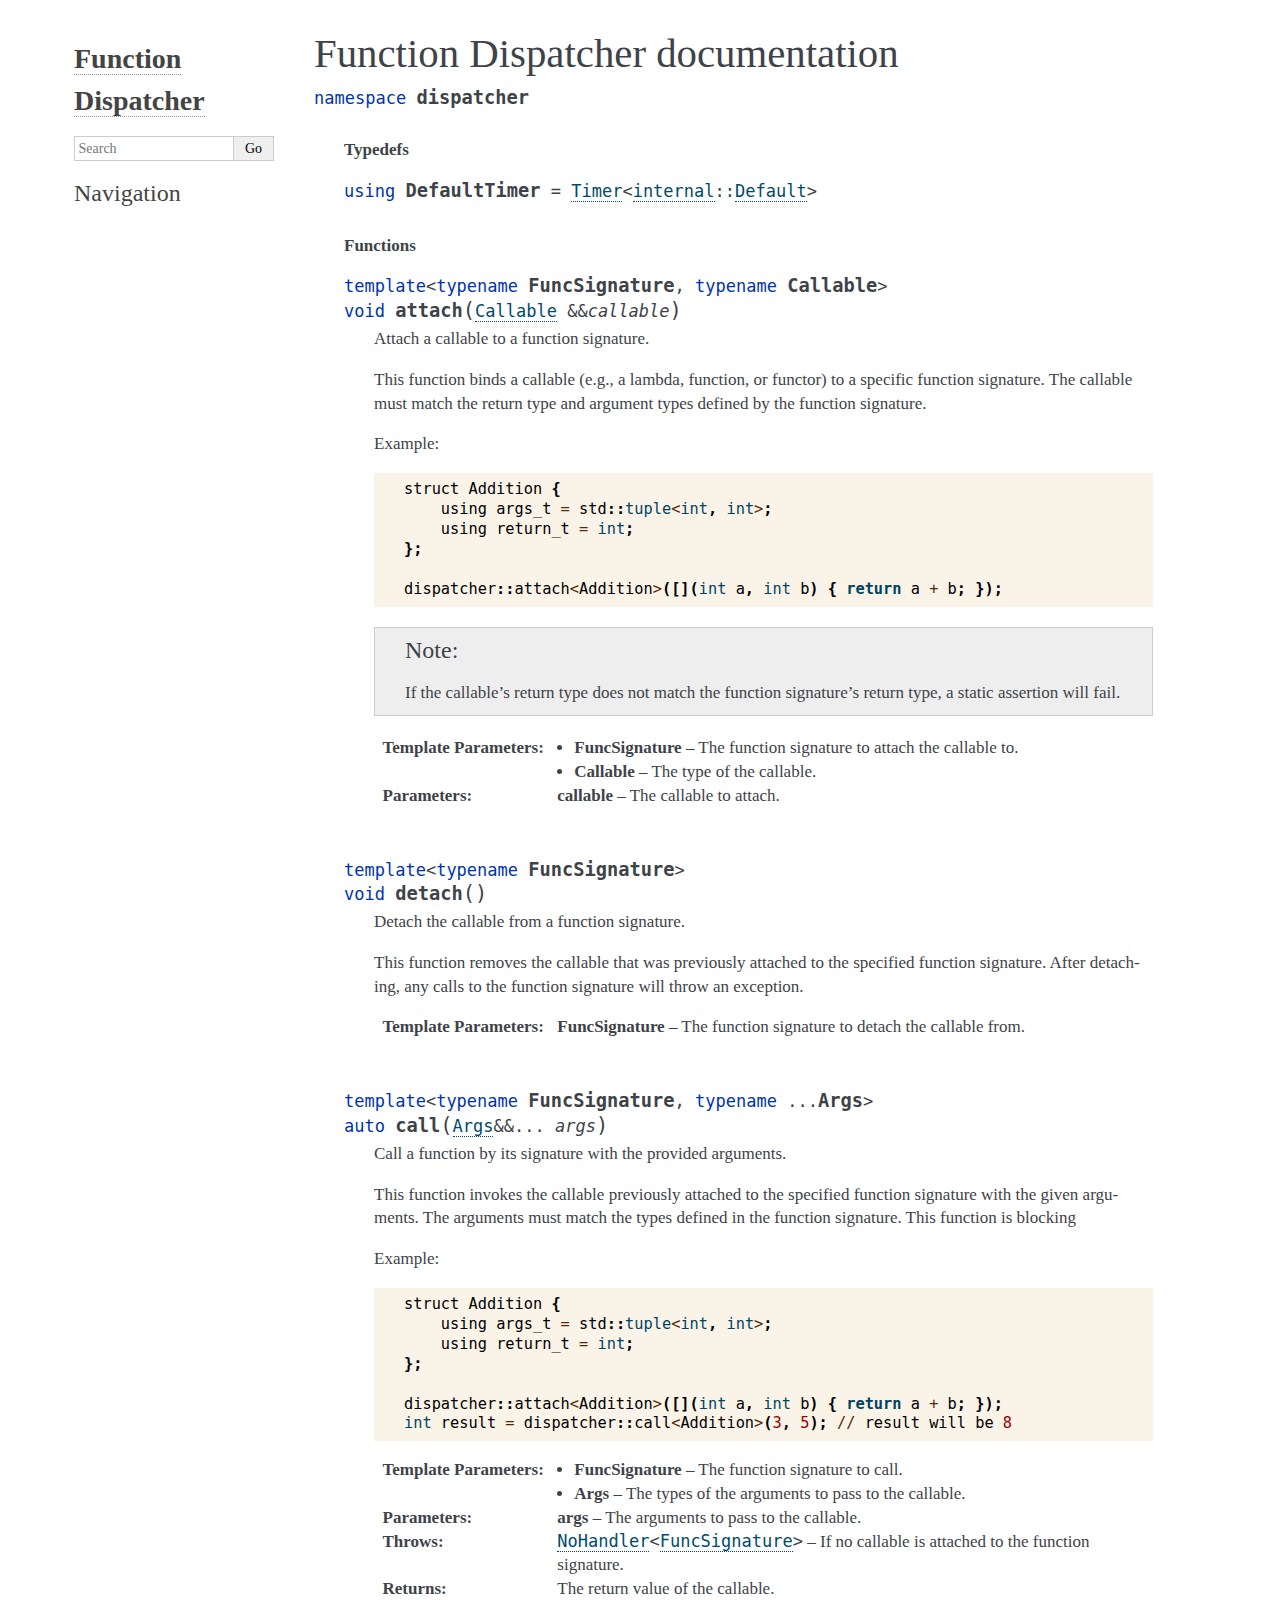
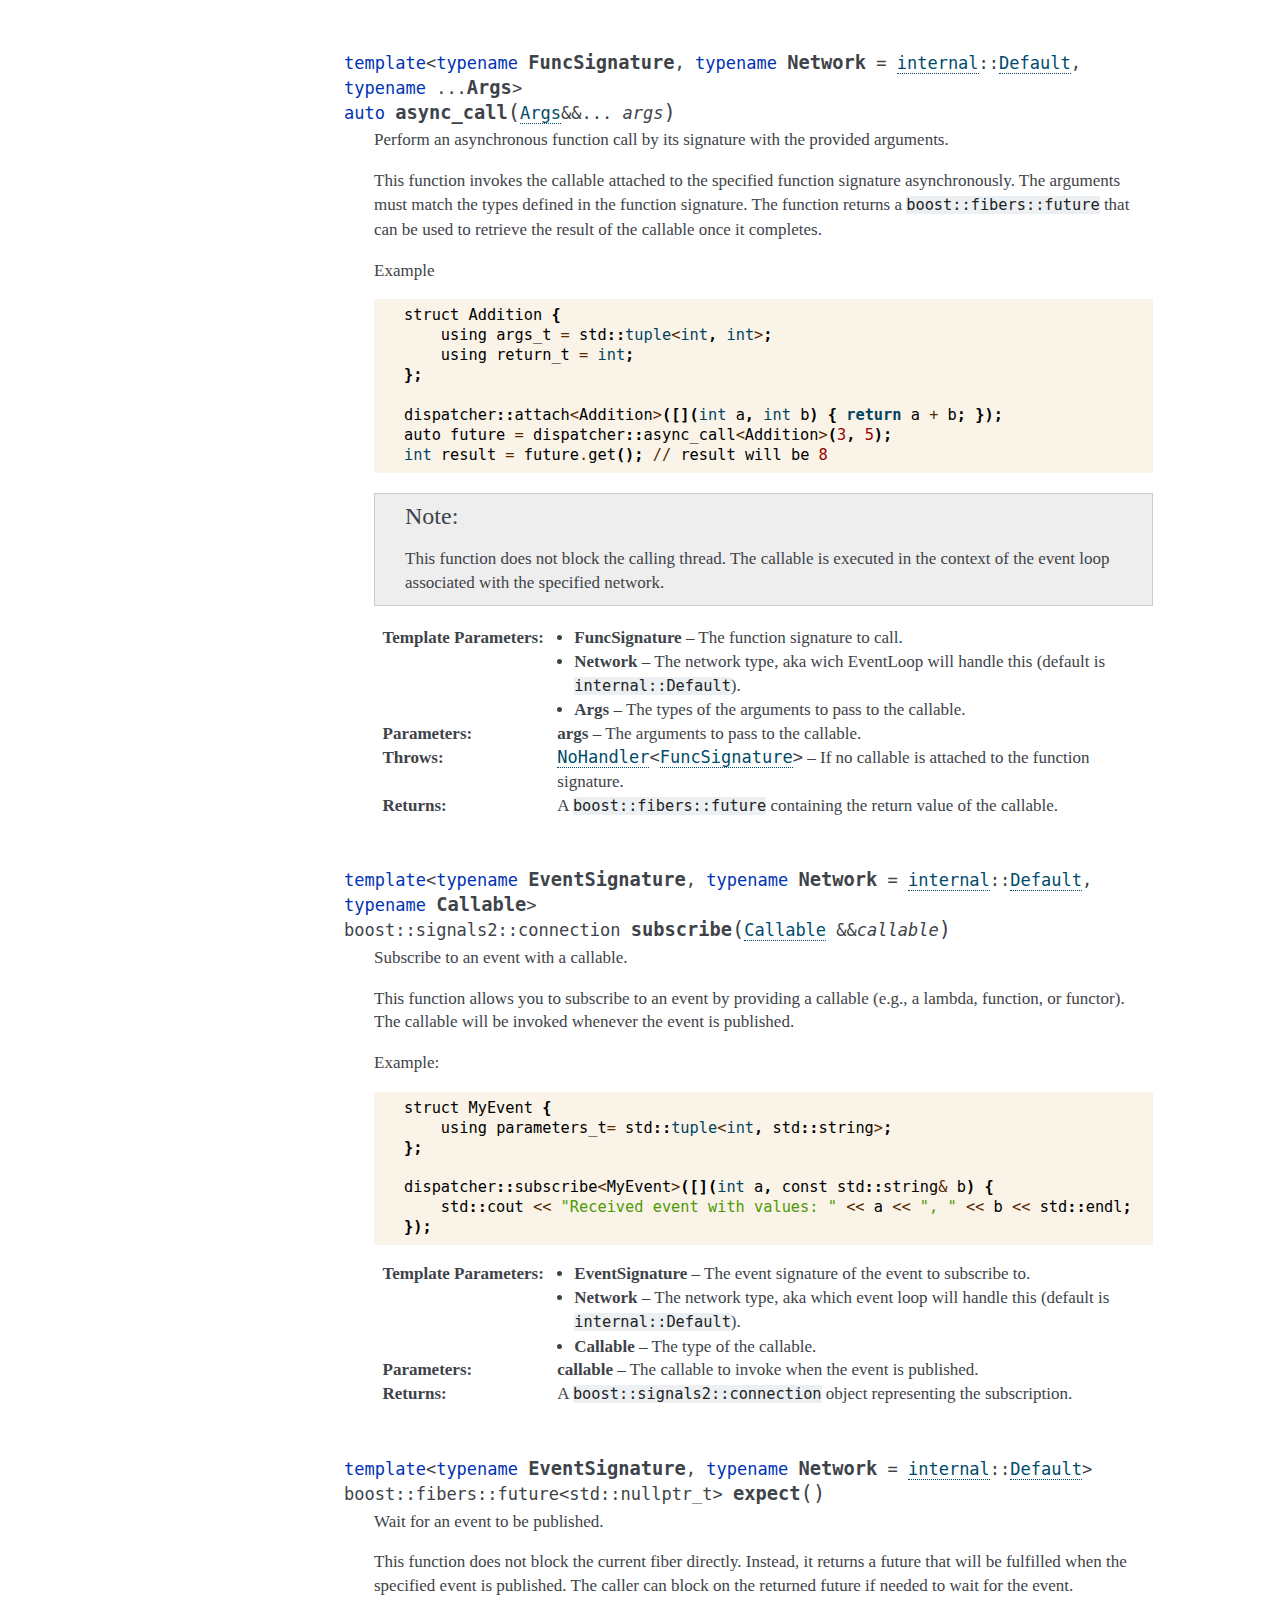
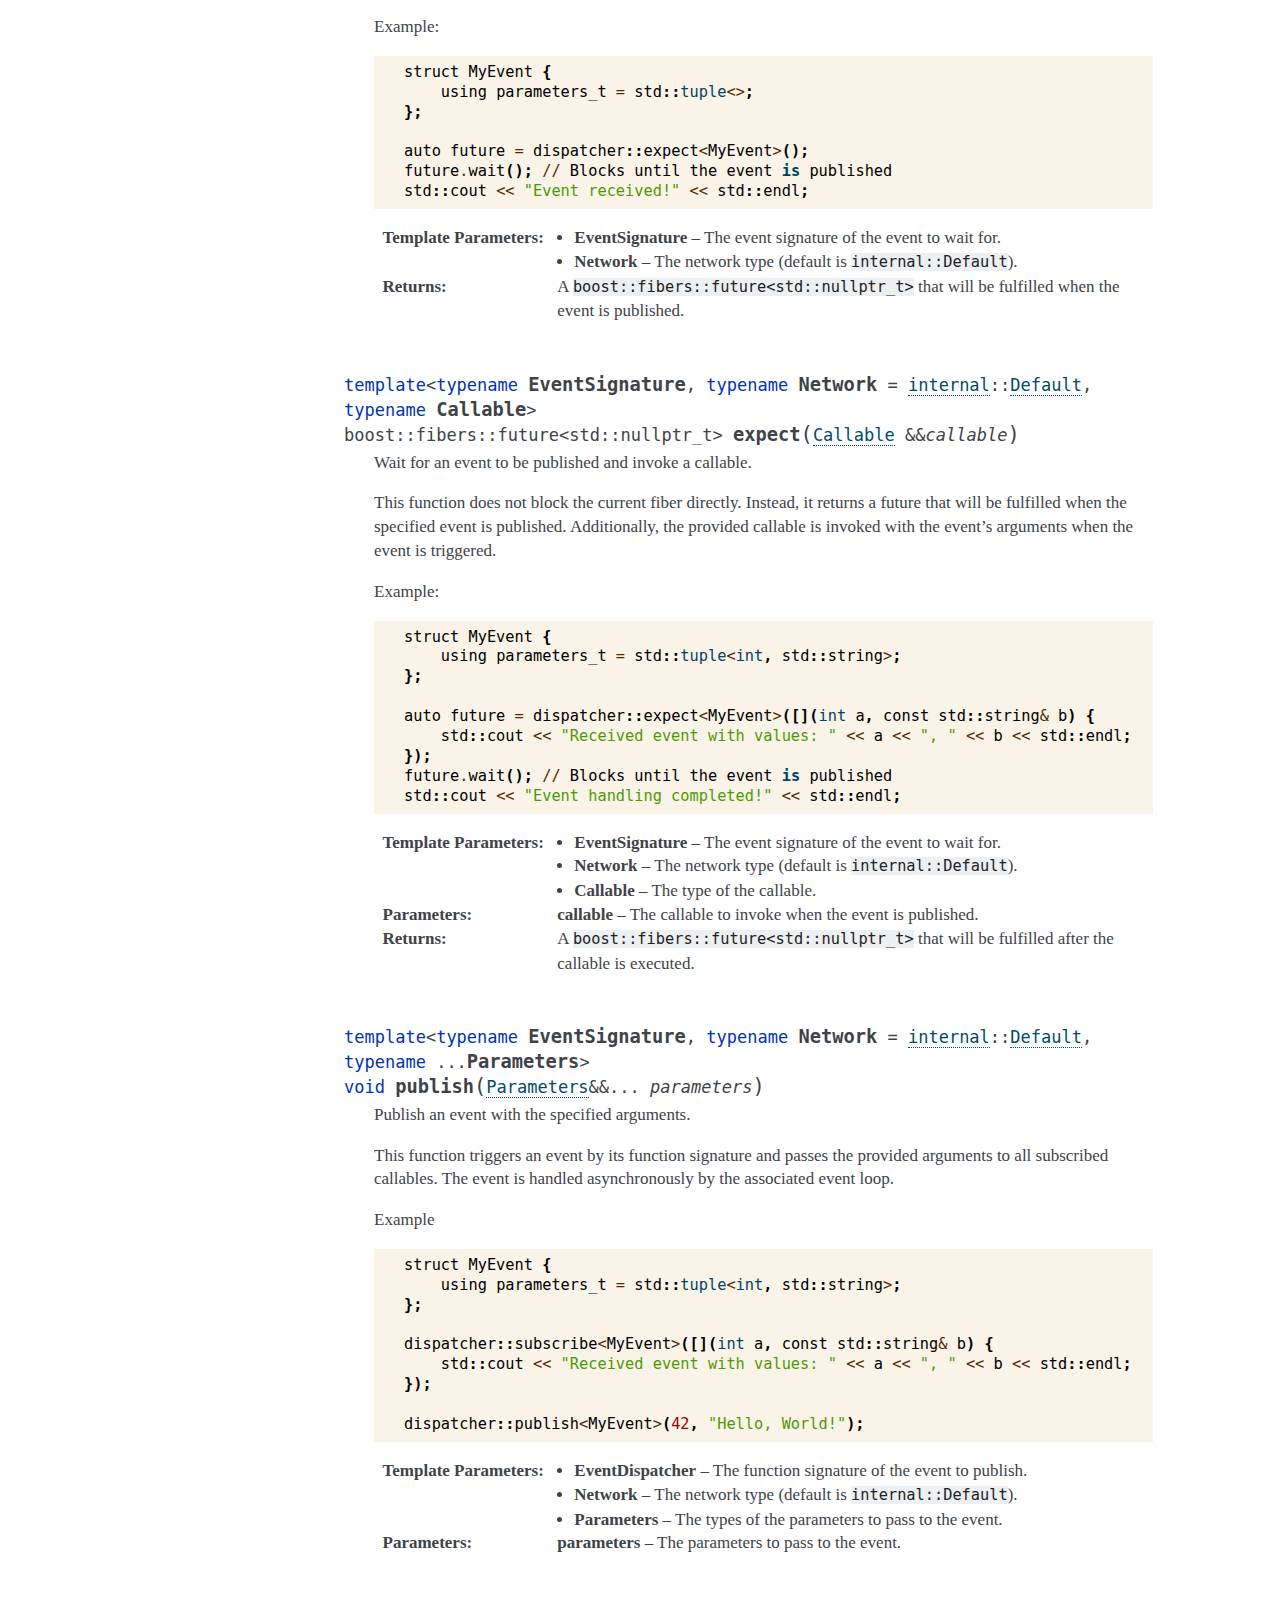
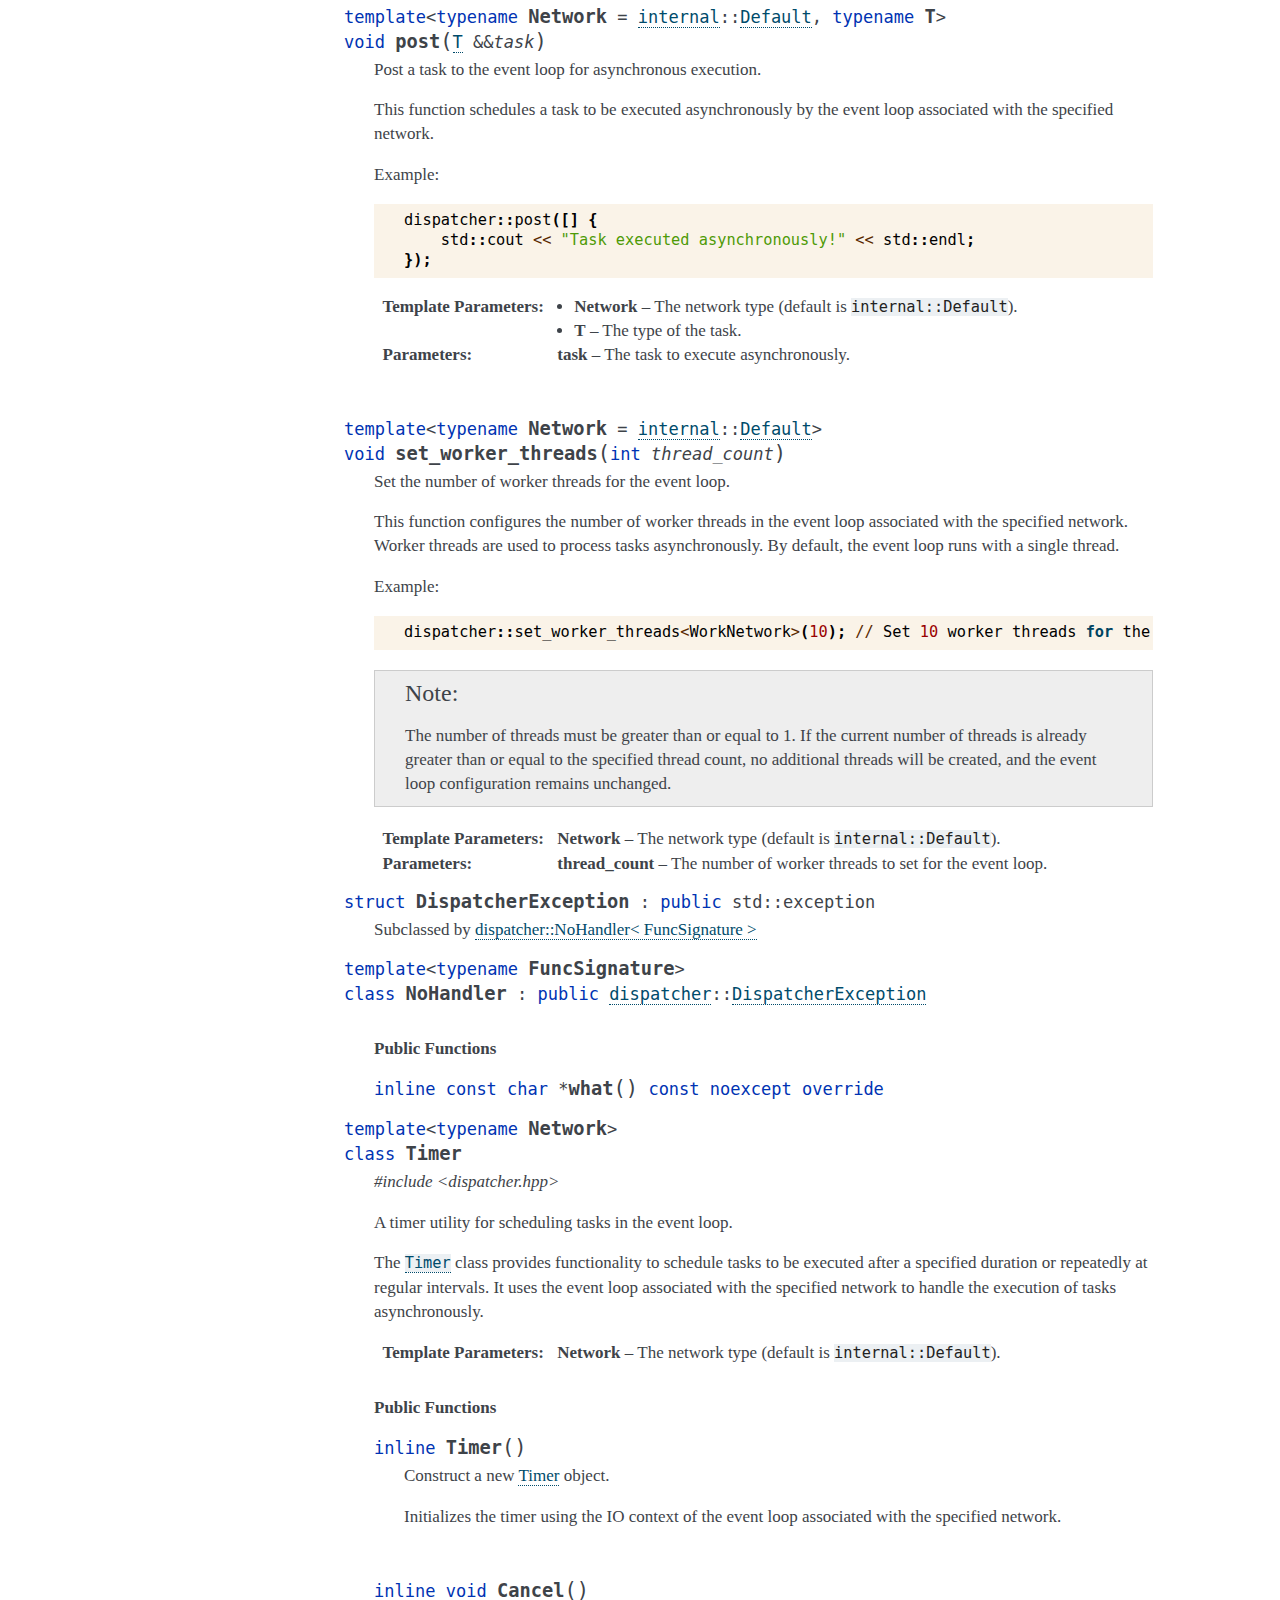
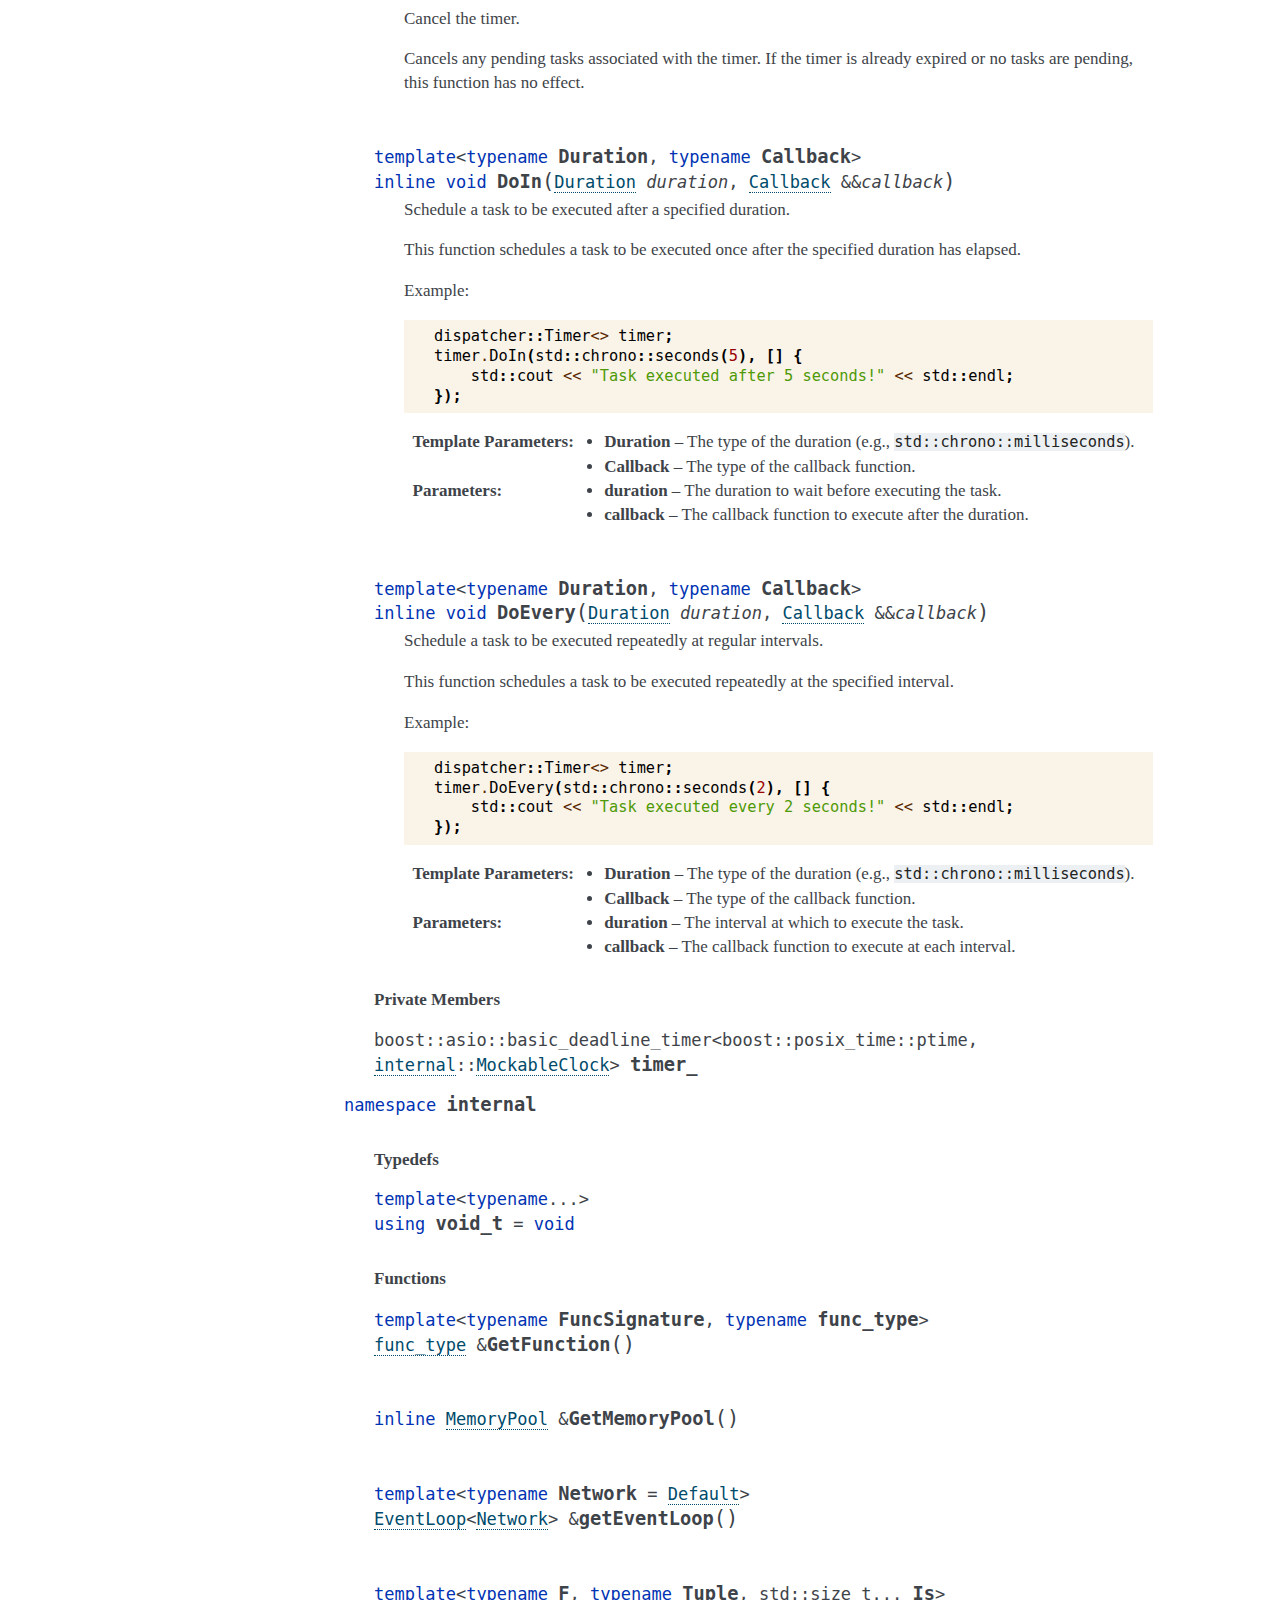
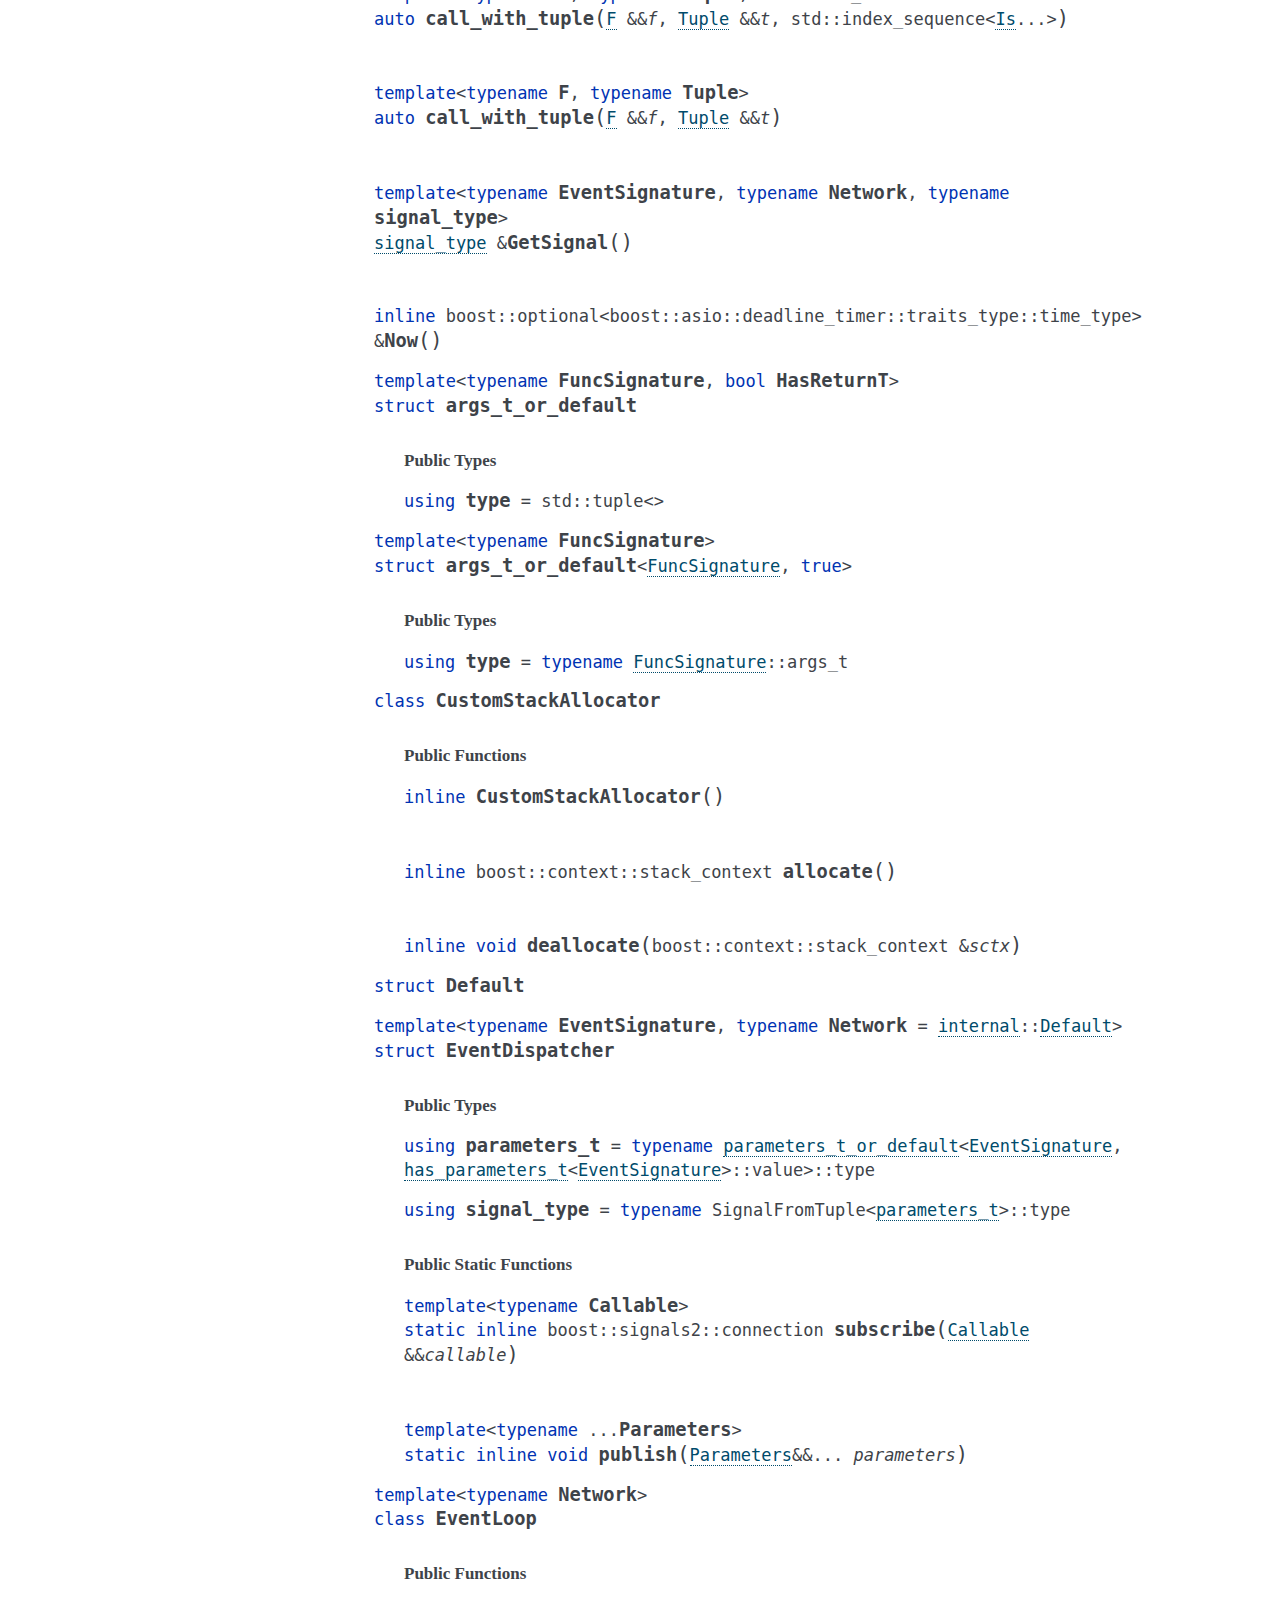
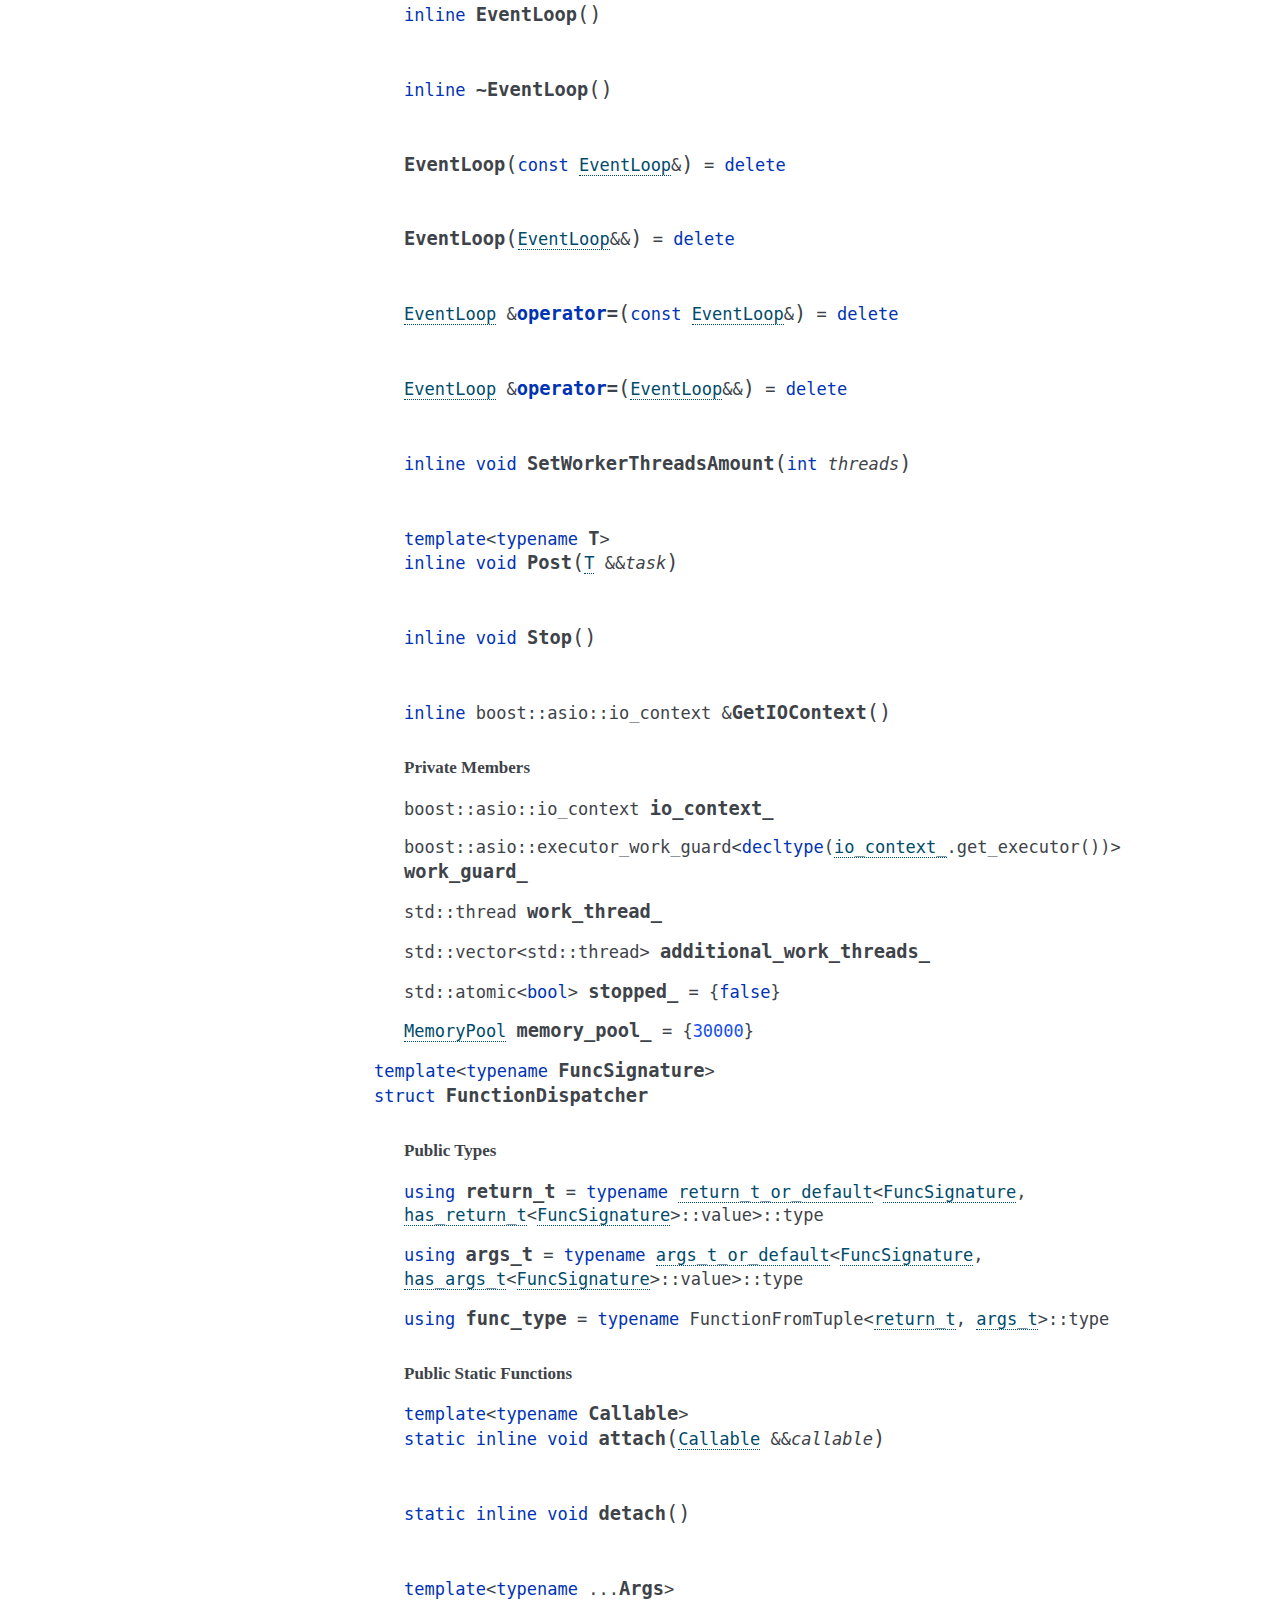
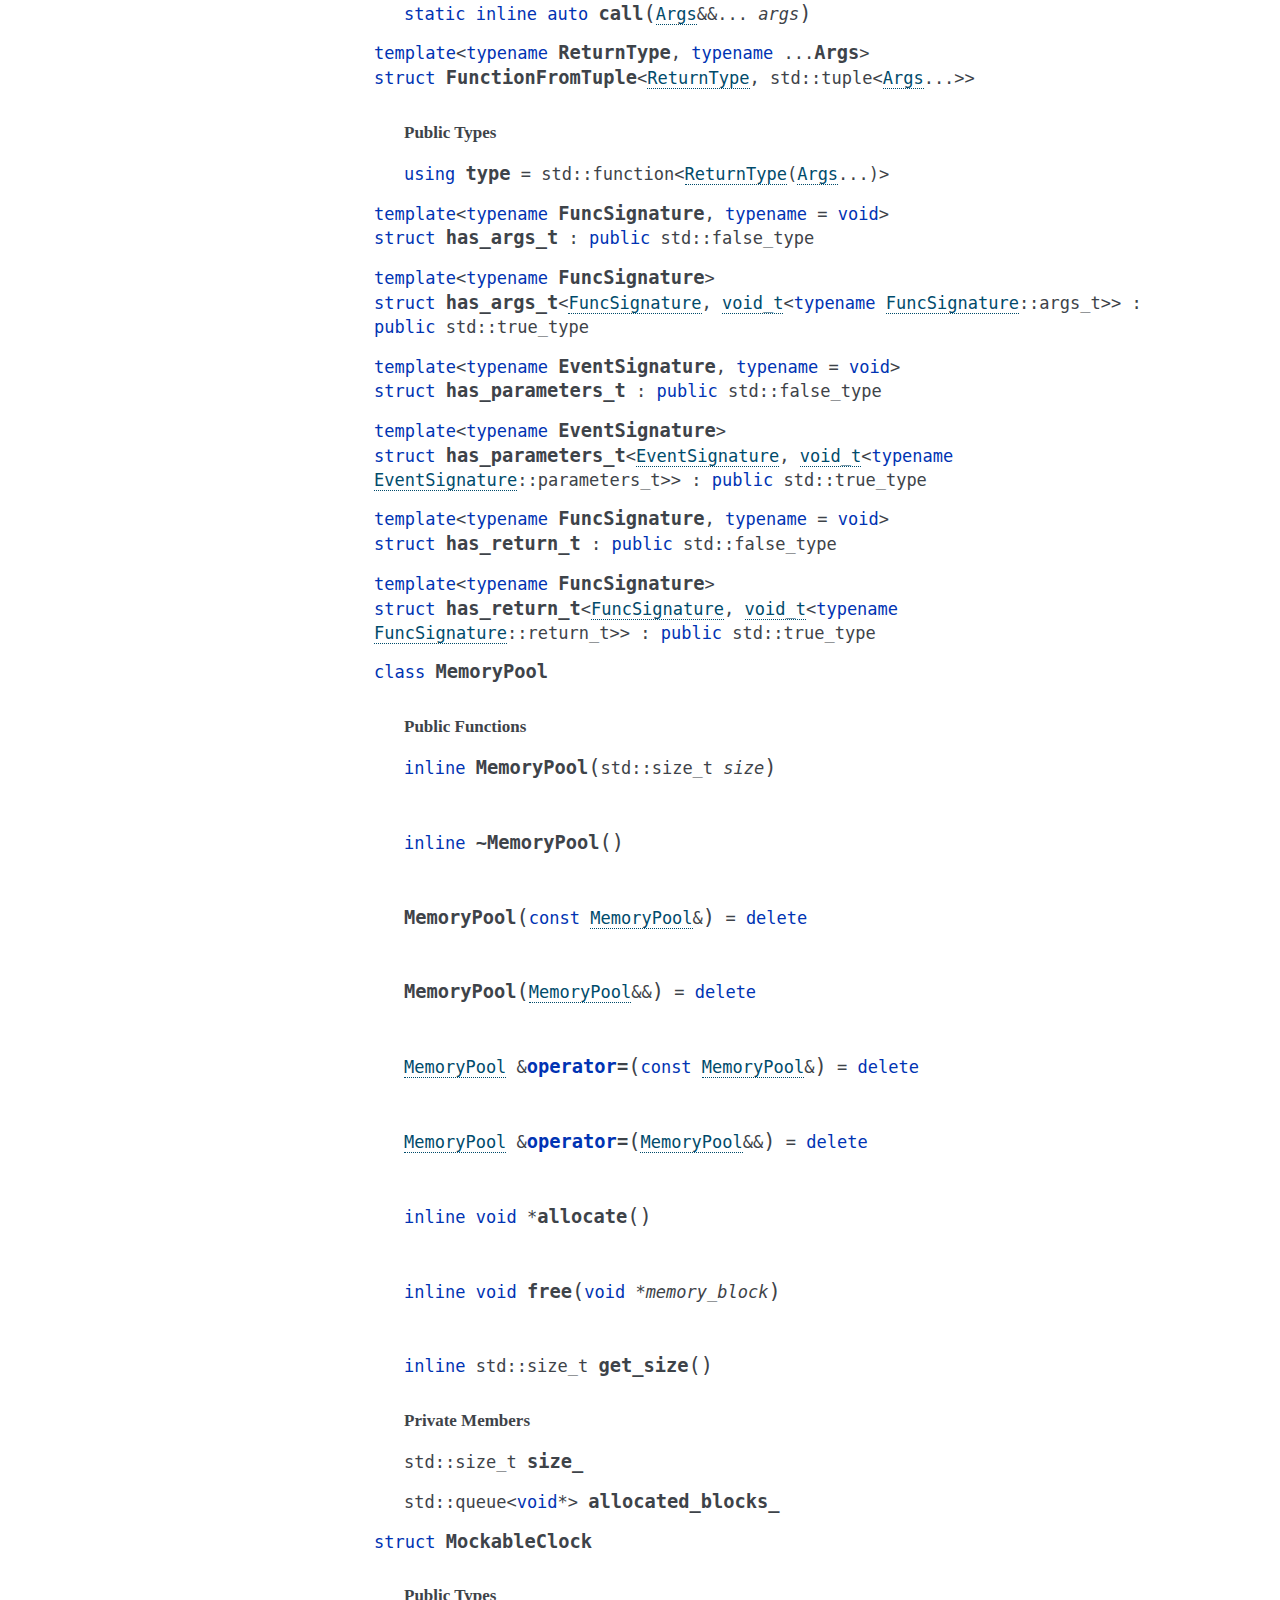
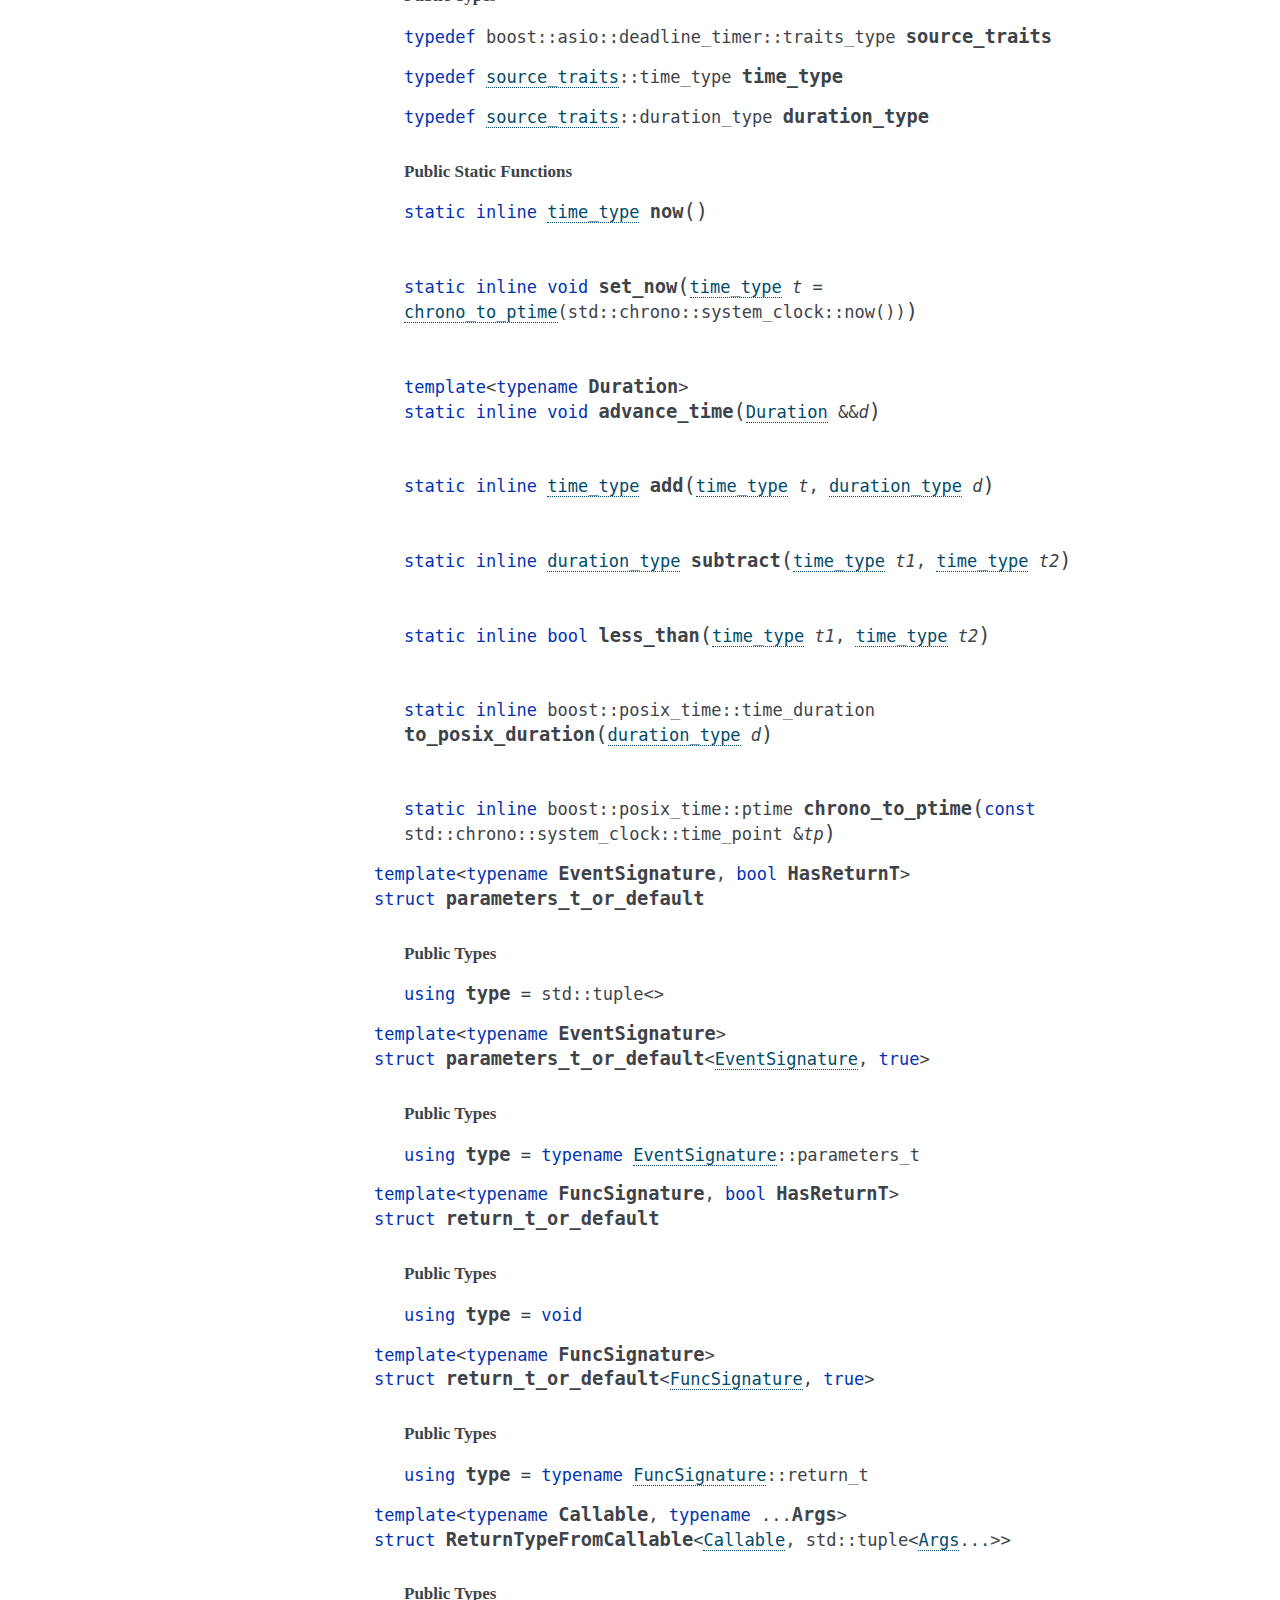
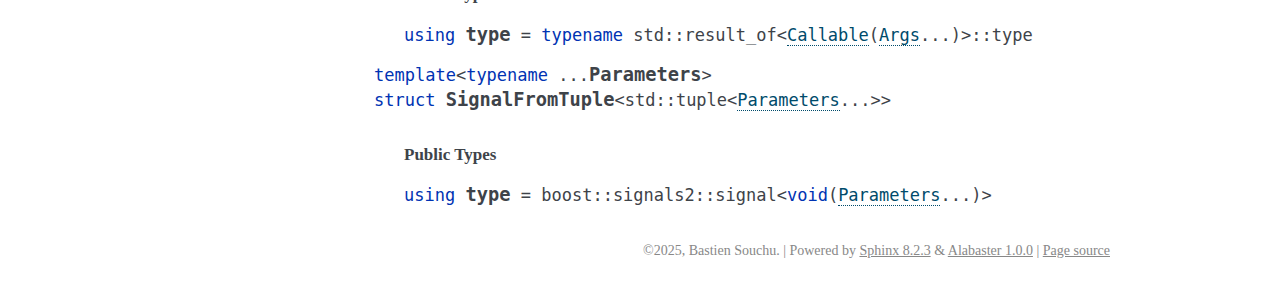
<file: index.html>
<!DOCTYPE html>

<html lang="en" data-content_root="./">
  <head>
    <meta charset="utf-8" />
    <meta name="viewport" content="width=device-width, initial-scale=1.0" /><meta name="viewport" content="width=device-width, initial-scale=1" />

    <title>Function Dispatcher documentation &#8212; Function Dispatcher 0.1 documentation</title>
    <link rel="stylesheet" type="text/css" href="_static/pygments.css?v=5ecbeea2" />
    <link rel="stylesheet" type="text/css" href="_static/basic.css?v=b08954a9" />
    <link rel="stylesheet" type="text/css" href="_static/alabaster.css?v=27fed22d" />
    <script src="_static/documentation_options.js?v=2709fde1"></script>
    <script src="_static/doctools.js?v=9bcbadda"></script>
    <script src="_static/sphinx_highlight.js?v=dc90522c"></script>
    <link rel="index" title="Index" href="genindex.html" />
    <link rel="search" title="Search" href="search.html" />
   
  <link rel="stylesheet" href="_static/custom.css" type="text/css" />
  

  
  

  </head><body>
  

    <div class="document">
      <div class="documentwrapper">
        <div class="bodywrapper">
          

          <div class="body" role="main">
            
  <section id="function-dispatcher-documentation">
<h1>Function Dispatcher documentation<a class="headerlink" href="#function-dispatcher-documentation" title="Link to this heading">¶</a></h1>
<div class="toctree-wrapper compound">
</div>
<dl class="cpp type">
<dt class="sig sig-object cpp" id="_CPPv410dispatcher">
<span id="_CPPv310dispatcher"></span><span id="_CPPv210dispatcher"></span><span id="dispatcher"></span><span class="target" id="namespacedispatcher"></span><span class="k"><span class="pre">namespace</span></span><span class="w"> </span><span class="sig-name descname"><span class="n"><span class="pre">dispatcher</span></span></span><a class="headerlink" href="#_CPPv410dispatcher" title="Link to this definition">¶</a><br /></dt>
<dd><div class="breathe-sectiondef docutils container">
<p class="breathe-sectiondef-title rubric" id="breathe-section-title-typedefs">Typedefs</p>
<dl class="cpp type">
<dt class="sig sig-object cpp" id="_CPPv4N10dispatcher12DefaultTimerE">
<span id="_CPPv3N10dispatcher12DefaultTimerE"></span><span id="_CPPv2N10dispatcher12DefaultTimerE"></span><span class="target" id="dispatcher_8hpp_1a8dc2503844f7fbaf04b4f7ba65e16829"></span><span class="k"><span class="pre">using</span></span><span class="w"> </span><span class="sig-name descname"><span class="n"><span class="pre">DefaultTimer</span></span></span><span class="w"> </span><span class="p"><span class="pre">=</span></span><span class="w"> </span><a class="reference internal" href="#_CPPv4I0EN10dispatcher5TimerE" title="dispatcher::Timer"><span class="n"><span class="pre">Timer</span></span></a><span class="p"><span class="pre">&lt;</span></span><a class="reference internal" href="#_CPPv4N10dispatcher8internalE" title="dispatcher::internal"><span class="n"><span class="pre">internal</span></span></a><span class="p"><span class="pre">::</span></span><a class="reference internal" href="#_CPPv4N10dispatcher8internal7DefaultE" title="dispatcher::internal::Default"><span class="n"><span class="pre">Default</span></span></a><span class="p"><span class="pre">&gt;</span></span><a class="headerlink" href="#_CPPv4N10dispatcher12DefaultTimerE" title="Link to this definition">¶</a><br /></dt>
<dd></dd></dl>

</div>
<div class="breathe-sectiondef docutils container">
<p class="breathe-sectiondef-title rubric" id="breathe-section-title-functions">Functions</p>
<dl class="cpp function">
<dt class="sig sig-object cpp" id="_CPPv4I00EN10dispatcher6attachEvRR8Callable">
<span id="_CPPv3I00EN10dispatcher6attachERR8Callable"></span><span id="_CPPv2I00EN10dispatcher6attachERR8Callable"></span><span class="k"><span class="pre">template</span></span><span class="p"><span class="pre">&lt;</span></span><span class="k"><span class="pre">typename</span></span><span class="w"> </span><span class="sig-name descname"><span class="n"><span class="pre">FuncSignature</span></span></span><span class="p"><span class="pre">,</span></span><span class="w"> </span><span class="k"><span class="pre">typename</span></span><span class="w"> </span><span class="sig-name descname"><span class="n"><span class="pre">Callable</span></span></span><span class="p"><span class="pre">&gt;</span></span><br /><span class="target" id="dispatcher_8hpp_1a4b3e6fcc71aca242698d93a72b62d062"></span><span class="kt"><span class="pre">void</span></span><span class="w"> </span><span class="sig-name descname"><span class="n"><span class="pre">attach</span></span></span><span class="sig-paren">(</span><a class="reference internal" href="#_CPPv4I00EN10dispatcher6attachEvRR8Callable" title="dispatcher::attach::Callable"><span class="n"><span class="pre">Callable</span></span></a><span class="w"> </span><span class="p"><span class="pre">&amp;</span></span><span class="p"><span class="pre">&amp;</span></span><span class="n sig-param"><span class="pre">callable</span></span><span class="sig-paren">)</span><a class="headerlink" href="#_CPPv4I00EN10dispatcher6attachEvRR8Callable" title="Link to this definition">¶</a><br /></dt>
<dd><p>Attach a callable to a function signature. </p>
<p>This function binds a callable (e.g., a lambda, function, or functor) to a specific function signature. The callable must match the return type and argument types defined by the function signature.</p>
<p>
Example: <div class="highlight-default notranslate"><div class="highlight"><pre><span></span><span class="n">struct</span> <span class="n">Addition</span> <span class="p">{</span>
    <span class="n">using</span> <span class="n">args_t</span> <span class="o">=</span> <span class="n">std</span><span class="p">::</span><span class="nb">tuple</span><span class="o">&lt;</span><span class="nb">int</span><span class="p">,</span> <span class="nb">int</span><span class="o">&gt;</span><span class="p">;</span>
    <span class="n">using</span> <span class="n">return_t</span> <span class="o">=</span> <span class="nb">int</span><span class="p">;</span>
<span class="p">};</span>

<span class="n">dispatcher</span><span class="p">::</span><span class="n">attach</span><span class="o">&lt;</span><span class="n">Addition</span><span class="o">&gt;</span><span class="p">([](</span><span class="nb">int</span> <span class="n">a</span><span class="p">,</span> <span class="nb">int</span> <span class="n">b</span><span class="p">)</span> <span class="p">{</span> <span class="k">return</span> <span class="n">a</span> <span class="o">+</span> <span class="n">b</span><span class="p">;</span> <span class="p">});</span>
</pre></div>
</div>
 </p>
<div class="admonition note">
<p class="admonition-title">Note</p>
<p>If the callable’s return type does not match the function signature’s return type, a static assertion will fail.</p>
</div>
<dl class="field-list simple">
<dt class="field-odd">Template Parameters<span class="colon">:</span></dt>
<dd class="field-odd"><ul class="simple">
<li><p><strong>FuncSignature</strong> – The function signature to attach the callable to. </p></li>
<li><p><strong>Callable</strong> – The type of the callable. </p></li>
</ul>
</dd>
<dt class="field-even">Parameters<span class="colon">:</span></dt>
<dd class="field-even"><p><strong>callable</strong> – The callable to attach.</p>
</dd>
</dl>
</dd></dl>

<dl class="cpp function">
<dt class="sig sig-object cpp" id="_CPPv4I0EN10dispatcher6detachEvv">
<span id="_CPPv3I0EN10dispatcher6detachEv"></span><span id="_CPPv2I0EN10dispatcher6detachEv"></span><span class="k"><span class="pre">template</span></span><span class="p"><span class="pre">&lt;</span></span><span class="k"><span class="pre">typename</span></span><span class="w"> </span><span class="sig-name descname"><span class="n"><span class="pre">FuncSignature</span></span></span><span class="p"><span class="pre">&gt;</span></span><br /><span class="target" id="dispatcher_8hpp_1a55e472f2ddc87a5bc3a662ebb192db11"></span><span class="kt"><span class="pre">void</span></span><span class="w"> </span><span class="sig-name descname"><span class="n"><span class="pre">detach</span></span></span><span class="sig-paren">(</span><span class="sig-paren">)</span><a class="headerlink" href="#_CPPv4I0EN10dispatcher6detachEvv" title="Link to this definition">¶</a><br /></dt>
<dd><p>Detach the callable from a function signature. </p>
<p>This function removes the callable that was previously attached to the specified function signature. After detaching, any calls to the function signature will throw an exception.</p>
<dl class="field-list simple">
<dt class="field-odd">Template Parameters<span class="colon">:</span></dt>
<dd class="field-odd"><p><strong>FuncSignature</strong> – The function signature to detach the callable from. </p>
</dd>
</dl>
</dd></dl>

<dl class="cpp function">
<dt class="sig sig-object cpp" id="_CPPv4I0DpEN10dispatcher4callEDaDpRR4Args">
<span id="_CPPv3I0DpEN10dispatcher4callEDpRR4Args"></span><span id="_CPPv2I0DpEN10dispatcher4callEDpRR4Args"></span><span class="k"><span class="pre">template</span></span><span class="p"><span class="pre">&lt;</span></span><span class="k"><span class="pre">typename</span></span><span class="w"> </span><span class="sig-name descname"><span class="n"><span class="pre">FuncSignature</span></span></span><span class="p"><span class="pre">,</span></span><span class="w"> </span><span class="k"><span class="pre">typename</span></span><span class="w"> </span><span class="p"><span class="pre">...</span></span><span class="sig-name descname"><span class="n"><span class="pre">Args</span></span></span><span class="p"><span class="pre">&gt;</span></span><br /><span class="target" id="dispatcher_8hpp_1a41bdc56c6244bd4cebf5ec9e1513c1eb"></span><span class="kt"><span class="pre">auto</span></span><span class="w"> </span><span class="sig-name descname"><span class="n"><span class="pre">call</span></span></span><span class="sig-paren">(</span><a class="reference internal" href="#_CPPv4I0DpEN10dispatcher4callEDaDpRR4Args" title="dispatcher::call::Args"><span class="n"><span class="pre">Args</span></span></a><span class="p"><span class="pre">&amp;</span></span><span class="p"><span class="pre">&amp;</span></span><span class="p"><span class="pre">...</span></span><span class="w"> </span><span class="n sig-param"><span class="pre">args</span></span><span class="sig-paren">)</span><a class="headerlink" href="#_CPPv4I0DpEN10dispatcher4callEDaDpRR4Args" title="Link to this definition">¶</a><br /></dt>
<dd><p>Call a function by its signature with the provided arguments. </p>
<p>This function invokes the callable previously attached to the specified function signature with the given arguments. The arguments must match the types defined in the function signature. This function is blocking</p>
<p>
Example: <div class="highlight-default notranslate"><div class="highlight"><pre><span></span><span class="n">struct</span> <span class="n">Addition</span> <span class="p">{</span>
    <span class="n">using</span> <span class="n">args_t</span> <span class="o">=</span> <span class="n">std</span><span class="p">::</span><span class="nb">tuple</span><span class="o">&lt;</span><span class="nb">int</span><span class="p">,</span> <span class="nb">int</span><span class="o">&gt;</span><span class="p">;</span>
    <span class="n">using</span> <span class="n">return_t</span> <span class="o">=</span> <span class="nb">int</span><span class="p">;</span>
<span class="p">};</span>

<span class="n">dispatcher</span><span class="p">::</span><span class="n">attach</span><span class="o">&lt;</span><span class="n">Addition</span><span class="o">&gt;</span><span class="p">([](</span><span class="nb">int</span> <span class="n">a</span><span class="p">,</span> <span class="nb">int</span> <span class="n">b</span><span class="p">)</span> <span class="p">{</span> <span class="k">return</span> <span class="n">a</span> <span class="o">+</span> <span class="n">b</span><span class="p">;</span> <span class="p">});</span>
<span class="nb">int</span> <span class="n">result</span> <span class="o">=</span> <span class="n">dispatcher</span><span class="p">::</span><span class="n">call</span><span class="o">&lt;</span><span class="n">Addition</span><span class="o">&gt;</span><span class="p">(</span><span class="mi">3</span><span class="p">,</span> <span class="mi">5</span><span class="p">);</span> <span class="o">//</span> <span class="n">result</span> <span class="n">will</span> <span class="n">be</span> <span class="mi">8</span>
</pre></div>
</div>
 </p>
<dl class="field-list simple">
<dt class="field-odd">Template Parameters<span class="colon">:</span></dt>
<dd class="field-odd"><ul class="simple">
<li><p><strong>FuncSignature</strong> – The function signature to call. </p></li>
<li><p><strong>Args</strong> – The types of the arguments to pass to the callable. </p></li>
</ul>
</dd>
<dt class="field-even">Parameters<span class="colon">:</span></dt>
<dd class="field-even"><p><strong>args</strong> – The arguments to pass to the callable. </p>
</dd>
<dt class="field-odd">Throws<span class="colon">:</span></dt>
<dd class="field-odd"><p><span><span class="cpp-expr sig sig-inline cpp"><a class="reference internal" href="#_CPPv4I0EN10dispatcher9NoHandlerE" title="dispatcher::NoHandler"><span class="n">NoHandler</span></a><span class="p">&lt;</span><a class="reference internal" href="#_CPPv4I0DpEN10dispatcher4callEDaDpRR4Args" title="dispatcher::call::FuncSignature"><span class="n">FuncSignature</span></a><span class="p">&gt;</span></span></span> – If no callable is attached to the function signature.</p>
</dd>
<dt class="field-even">Returns<span class="colon">:</span></dt>
<dd class="field-even"><p>The return value of the callable.</p>
</dd>
</dl>
</dd></dl>

<dl class="cpp function">
<dt class="sig sig-object cpp" id="_CPPv4I00DpEN10dispatcher10async_callEDaDpRR4Args">
<span id="_CPPv3I00DpEN10dispatcher10async_callEDpRR4Args"></span><span id="_CPPv2I00DpEN10dispatcher10async_callEDpRR4Args"></span><span class="k"><span class="pre">template</span></span><span class="p"><span class="pre">&lt;</span></span><span class="k"><span class="pre">typename</span></span><span class="w"> </span><span class="sig-name descname"><span class="n"><span class="pre">FuncSignature</span></span></span><span class="p"><span class="pre">,</span></span><span class="w"> </span><span class="k"><span class="pre">typename</span></span><span class="w"> </span><span class="sig-name descname"><span class="n"><span class="pre">Network</span></span></span><span class="w"> </span><span class="p"><span class="pre">=</span></span><span class="w"> </span><a class="reference internal" href="#_CPPv4N10dispatcher8internalE" title="dispatcher::internal"><span class="n"><span class="pre">internal</span></span></a><span class="p"><span class="pre">::</span></span><a class="reference internal" href="#_CPPv4N10dispatcher8internal7DefaultE" title="dispatcher::internal::Default"><span class="n"><span class="pre">Default</span></span></a><span class="p"><span class="pre">,</span></span><span class="w"> </span><span class="k"><span class="pre">typename</span></span><span class="w"> </span><span class="p"><span class="pre">...</span></span><span class="sig-name descname"><span class="n"><span class="pre">Args</span></span></span><span class="p"><span class="pre">&gt;</span></span><br /><span class="target" id="dispatcher_8hpp_1abe335fd6cd21aff194507cd2ffb0e44f"></span><span class="kt"><span class="pre">auto</span></span><span class="w"> </span><span class="sig-name descname"><span class="n"><span class="pre">async_call</span></span></span><span class="sig-paren">(</span><a class="reference internal" href="#_CPPv4I00DpEN10dispatcher10async_callEDaDpRR4Args" title="dispatcher::async_call::Args"><span class="n"><span class="pre">Args</span></span></a><span class="p"><span class="pre">&amp;</span></span><span class="p"><span class="pre">&amp;</span></span><span class="p"><span class="pre">...</span></span><span class="w"> </span><span class="n sig-param"><span class="pre">args</span></span><span class="sig-paren">)</span><a class="headerlink" href="#_CPPv4I00DpEN10dispatcher10async_callEDaDpRR4Args" title="Link to this definition">¶</a><br /></dt>
<dd><p>Perform an asynchronous function call by its signature with the provided arguments. </p>
<p>This function invokes the callable attached to the specified function signature asynchronously. The arguments must match the types defined in the function signature. The function returns a <code class="docutils literal notranslate"><span class="pre">boost::fibers::future</span></code> that can be used to retrieve the result of the callable once it completes.</p>
<p>
Example <div class="highlight-default notranslate"><div class="highlight"><pre><span></span><span class="n">struct</span> <span class="n">Addition</span> <span class="p">{</span>
    <span class="n">using</span> <span class="n">args_t</span> <span class="o">=</span> <span class="n">std</span><span class="p">::</span><span class="nb">tuple</span><span class="o">&lt;</span><span class="nb">int</span><span class="p">,</span> <span class="nb">int</span><span class="o">&gt;</span><span class="p">;</span>
    <span class="n">using</span> <span class="n">return_t</span> <span class="o">=</span> <span class="nb">int</span><span class="p">;</span>
<span class="p">};</span>

<span class="n">dispatcher</span><span class="p">::</span><span class="n">attach</span><span class="o">&lt;</span><span class="n">Addition</span><span class="o">&gt;</span><span class="p">([](</span><span class="nb">int</span> <span class="n">a</span><span class="p">,</span> <span class="nb">int</span> <span class="n">b</span><span class="p">)</span> <span class="p">{</span> <span class="k">return</span> <span class="n">a</span> <span class="o">+</span> <span class="n">b</span><span class="p">;</span> <span class="p">});</span>
<span class="n">auto</span> <span class="n">future</span> <span class="o">=</span> <span class="n">dispatcher</span><span class="p">::</span><span class="n">async_call</span><span class="o">&lt;</span><span class="n">Addition</span><span class="o">&gt;</span><span class="p">(</span><span class="mi">3</span><span class="p">,</span> <span class="mi">5</span><span class="p">);</span>
<span class="nb">int</span> <span class="n">result</span> <span class="o">=</span> <span class="n">future</span><span class="o">.</span><span class="n">get</span><span class="p">();</span> <span class="o">//</span> <span class="n">result</span> <span class="n">will</span> <span class="n">be</span> <span class="mi">8</span>
</pre></div>
</div>
 </p>
<div class="admonition note">
<p class="admonition-title">Note</p>
<p>This function does not block the calling thread. The callable is executed in the context of the event loop associated with the specified network.</p>
</div>
<dl class="field-list simple">
<dt class="field-odd">Template Parameters<span class="colon">:</span></dt>
<dd class="field-odd"><ul class="simple">
<li><p><strong>FuncSignature</strong> – The function signature to call. </p></li>
<li><p><strong>Network</strong> – The network type, aka wich EventLoop will handle this (default is <code class="docutils literal notranslate"><span class="pre">internal::Default</span></code>). </p></li>
<li><p><strong>Args</strong> – The types of the arguments to pass to the callable. </p></li>
</ul>
</dd>
<dt class="field-even">Parameters<span class="colon">:</span></dt>
<dd class="field-even"><p><strong>args</strong> – The arguments to pass to the callable. </p>
</dd>
<dt class="field-odd">Throws<span class="colon">:</span></dt>
<dd class="field-odd"><p><span><span class="cpp-expr sig sig-inline cpp"><a class="reference internal" href="#_CPPv4I0EN10dispatcher9NoHandlerE" title="dispatcher::NoHandler"><span class="n">NoHandler</span></a><span class="p">&lt;</span><a class="reference internal" href="#_CPPv4I00DpEN10dispatcher10async_callEDaDpRR4Args" title="dispatcher::async_call::FuncSignature"><span class="n">FuncSignature</span></a><span class="p">&gt;</span></span></span> – If no callable is attached to the function signature.</p>
</dd>
<dt class="field-even">Returns<span class="colon">:</span></dt>
<dd class="field-even"><p>A <code class="docutils literal notranslate"><span class="pre">boost::fibers::future</span></code> containing the return value of the callable.</p>
</dd>
</dl>
</dd></dl>

<dl class="cpp function">
<dt class="sig sig-object cpp" id="_CPPv4I000EN10dispatcher9subscribeEN5boost8signals210connectionERR8Callable">
<span id="_CPPv3I000EN10dispatcher9subscribeERR8Callable"></span><span id="_CPPv2I000EN10dispatcher9subscribeERR8Callable"></span><span class="k"><span class="pre">template</span></span><span class="p"><span class="pre">&lt;</span></span><span class="k"><span class="pre">typename</span></span><span class="w"> </span><span class="sig-name descname"><span class="n"><span class="pre">EventSignature</span></span></span><span class="p"><span class="pre">,</span></span><span class="w"> </span><span class="k"><span class="pre">typename</span></span><span class="w"> </span><span class="sig-name descname"><span class="n"><span class="pre">Network</span></span></span><span class="w"> </span><span class="p"><span class="pre">=</span></span><span class="w"> </span><a class="reference internal" href="#_CPPv4N10dispatcher8internalE" title="dispatcher::internal"><span class="n"><span class="pre">internal</span></span></a><span class="p"><span class="pre">::</span></span><a class="reference internal" href="#_CPPv4N10dispatcher8internal7DefaultE" title="dispatcher::internal::Default"><span class="n"><span class="pre">Default</span></span></a><span class="p"><span class="pre">,</span></span><span class="w"> </span><span class="k"><span class="pre">typename</span></span><span class="w"> </span><span class="sig-name descname"><span class="n"><span class="pre">Callable</span></span></span><span class="p"><span class="pre">&gt;</span></span><br /><span class="target" id="dispatcher_8hpp_1a3d03a1b965028c6f13593746c66bfd76"></span><span class="n"><span class="pre">boost</span></span><span class="p"><span class="pre">::</span></span><span class="n"><span class="pre">signals2</span></span><span class="p"><span class="pre">::</span></span><span class="n"><span class="pre">connection</span></span><span class="w"> </span><span class="sig-name descname"><span class="n"><span class="pre">subscribe</span></span></span><span class="sig-paren">(</span><a class="reference internal" href="#_CPPv4I000EN10dispatcher9subscribeEN5boost8signals210connectionERR8Callable" title="dispatcher::subscribe::Callable"><span class="n"><span class="pre">Callable</span></span></a><span class="w"> </span><span class="p"><span class="pre">&amp;</span></span><span class="p"><span class="pre">&amp;</span></span><span class="n sig-param"><span class="pre">callable</span></span><span class="sig-paren">)</span><a class="headerlink" href="#_CPPv4I000EN10dispatcher9subscribeEN5boost8signals210connectionERR8Callable" title="Link to this definition">¶</a><br /></dt>
<dd><p>Subscribe to an event with a callable. </p>
<p>This function allows you to subscribe to an event by providing a callable (e.g., a lambda, function, or functor). The callable will be invoked whenever the event is published.</p>
<p>
Example: <div class="highlight-default notranslate"><div class="highlight"><pre><span></span><span class="n">struct</span> <span class="n">MyEvent</span> <span class="p">{</span>
    <span class="n">using</span> <span class="n">parameters_t</span><span class="o">=</span> <span class="n">std</span><span class="p">::</span><span class="nb">tuple</span><span class="o">&lt;</span><span class="nb">int</span><span class="p">,</span> <span class="n">std</span><span class="p">::</span><span class="n">string</span><span class="o">&gt;</span><span class="p">;</span>
<span class="p">};</span>

<span class="n">dispatcher</span><span class="p">::</span><span class="n">subscribe</span><span class="o">&lt;</span><span class="n">MyEvent</span><span class="o">&gt;</span><span class="p">([](</span><span class="nb">int</span> <span class="n">a</span><span class="p">,</span> <span class="n">const</span> <span class="n">std</span><span class="p">::</span><span class="n">string</span><span class="o">&amp;</span> <span class="n">b</span><span class="p">)</span> <span class="p">{</span>
    <span class="n">std</span><span class="p">::</span><span class="n">cout</span> <span class="o">&lt;&lt;</span> <span class="s2">&quot;Received event with values: &quot;</span> <span class="o">&lt;&lt;</span> <span class="n">a</span> <span class="o">&lt;&lt;</span> <span class="s2">&quot;, &quot;</span> <span class="o">&lt;&lt;</span> <span class="n">b</span> <span class="o">&lt;&lt;</span> <span class="n">std</span><span class="p">::</span><span class="n">endl</span><span class="p">;</span>
<span class="p">});</span>
</pre></div>
</div>
 </p>
<dl class="field-list simple">
<dt class="field-odd">Template Parameters<span class="colon">:</span></dt>
<dd class="field-odd"><ul class="simple">
<li><p><strong>EventSignature</strong> – The event signature of the event to subscribe to. </p></li>
<li><p><strong>Network</strong> – The network type, aka which event loop will handle this (default is <code class="docutils literal notranslate"><span class="pre">internal::Default</span></code>). </p></li>
<li><p><strong>Callable</strong> – The type of the callable. </p></li>
</ul>
</dd>
<dt class="field-even">Parameters<span class="colon">:</span></dt>
<dd class="field-even"><p><strong>callable</strong> – The callable to invoke when the event is published. </p>
</dd>
<dt class="field-odd">Returns<span class="colon">:</span></dt>
<dd class="field-odd"><p>A <code class="docutils literal notranslate"><span class="pre">boost::signals2::connection</span></code> object representing the subscription.</p>
</dd>
</dl>
</dd></dl>

<dl class="cpp function">
<dt class="sig sig-object cpp" id="_CPPv4I00EN10dispatcher6expectEN5boost6fibers6futureINSt9nullptr_tEEEv">
<span id="_CPPv3I00EN10dispatcher6expectEv"></span><span id="_CPPv2I00EN10dispatcher6expectEv"></span><span class="k"><span class="pre">template</span></span><span class="p"><span class="pre">&lt;</span></span><span class="k"><span class="pre">typename</span></span><span class="w"> </span><span class="sig-name descname"><span class="n"><span class="pre">EventSignature</span></span></span><span class="p"><span class="pre">,</span></span><span class="w"> </span><span class="k"><span class="pre">typename</span></span><span class="w"> </span><span class="sig-name descname"><span class="n"><span class="pre">Network</span></span></span><span class="w"> </span><span class="p"><span class="pre">=</span></span><span class="w"> </span><a class="reference internal" href="#_CPPv4N10dispatcher8internalE" title="dispatcher::internal"><span class="n"><span class="pre">internal</span></span></a><span class="p"><span class="pre">::</span></span><a class="reference internal" href="#_CPPv4N10dispatcher8internal7DefaultE" title="dispatcher::internal::Default"><span class="n"><span class="pre">Default</span></span></a><span class="p"><span class="pre">&gt;</span></span><br /><span class="target" id="dispatcher_8hpp_1af192db92f7618bb64cc6c7799219d296"></span><span class="n"><span class="pre">boost</span></span><span class="p"><span class="pre">::</span></span><span class="n"><span class="pre">fibers</span></span><span class="p"><span class="pre">::</span></span><span class="n"><span class="pre">future</span></span><span class="p"><span class="pre">&lt;</span></span><span class="n"><span class="pre">std</span></span><span class="p"><span class="pre">::</span></span><span class="n"><span class="pre">nullptr_t</span></span><span class="p"><span class="pre">&gt;</span></span><span class="w"> </span><span class="sig-name descname"><span class="n"><span class="pre">expect</span></span></span><span class="sig-paren">(</span><span class="sig-paren">)</span><a class="headerlink" href="#_CPPv4I00EN10dispatcher6expectEN5boost6fibers6futureINSt9nullptr_tEEEv" title="Link to this definition">¶</a><br /></dt>
<dd><p>Wait for an event to be published. </p>
<p>This function does not block the current fiber directly. Instead, it returns a future that will be fulfilled when the specified event is published. The caller can block on the returned future if needed to wait for the event.</p>
<p>
Example: <div class="highlight-default notranslate"><div class="highlight"><pre><span></span><span class="n">struct</span> <span class="n">MyEvent</span> <span class="p">{</span>
    <span class="n">using</span> <span class="n">parameters_t</span> <span class="o">=</span> <span class="n">std</span><span class="p">::</span><span class="nb">tuple</span><span class="o">&lt;&gt;</span><span class="p">;</span>
<span class="p">};</span>

<span class="n">auto</span> <span class="n">future</span> <span class="o">=</span> <span class="n">dispatcher</span><span class="p">::</span><span class="n">expect</span><span class="o">&lt;</span><span class="n">MyEvent</span><span class="o">&gt;</span><span class="p">();</span>
<span class="n">future</span><span class="o">.</span><span class="n">wait</span><span class="p">();</span> <span class="o">//</span> <span class="n">Blocks</span> <span class="n">until</span> <span class="n">the</span> <span class="n">event</span> <span class="ow">is</span> <span class="n">published</span>
<span class="n">std</span><span class="p">::</span><span class="n">cout</span> <span class="o">&lt;&lt;</span> <span class="s2">&quot;Event received!&quot;</span> <span class="o">&lt;&lt;</span> <span class="n">std</span><span class="p">::</span><span class="n">endl</span><span class="p">;</span>
</pre></div>
</div>
 </p>
<dl class="field-list simple">
<dt class="field-odd">Template Parameters<span class="colon">:</span></dt>
<dd class="field-odd"><ul class="simple">
<li><p><strong>EventSignature</strong> – The event signature of the event to wait for. </p></li>
<li><p><strong>Network</strong> – The network type (default is <code class="docutils literal notranslate"><span class="pre">internal::Default</span></code>). </p></li>
</ul>
</dd>
<dt class="field-even">Returns<span class="colon">:</span></dt>
<dd class="field-even"><p>A <code class="docutils literal notranslate"><span class="pre">boost::fibers::future&lt;std::nullptr_t&gt;</span></code> that will be fulfilled when the event is published.</p>
</dd>
</dl>
</dd></dl>

<dl class="cpp function">
<dt class="sig sig-object cpp" id="_CPPv4I000EN10dispatcher6expectEN5boost6fibers6futureINSt9nullptr_tEEERR8Callable">
<span id="_CPPv3I000EN10dispatcher6expectERR8Callable"></span><span id="_CPPv2I000EN10dispatcher6expectERR8Callable"></span><span class="k"><span class="pre">template</span></span><span class="p"><span class="pre">&lt;</span></span><span class="k"><span class="pre">typename</span></span><span class="w"> </span><span class="sig-name descname"><span class="n"><span class="pre">EventSignature</span></span></span><span class="p"><span class="pre">,</span></span><span class="w"> </span><span class="k"><span class="pre">typename</span></span><span class="w"> </span><span class="sig-name descname"><span class="n"><span class="pre">Network</span></span></span><span class="w"> </span><span class="p"><span class="pre">=</span></span><span class="w"> </span><a class="reference internal" href="#_CPPv4N10dispatcher8internalE" title="dispatcher::internal"><span class="n"><span class="pre">internal</span></span></a><span class="p"><span class="pre">::</span></span><a class="reference internal" href="#_CPPv4N10dispatcher8internal7DefaultE" title="dispatcher::internal::Default"><span class="n"><span class="pre">Default</span></span></a><span class="p"><span class="pre">,</span></span><span class="w"> </span><span class="k"><span class="pre">typename</span></span><span class="w"> </span><span class="sig-name descname"><span class="n"><span class="pre">Callable</span></span></span><span class="p"><span class="pre">&gt;</span></span><br /><span class="target" id="dispatcher_8hpp_1ab5790400d98a0013a0bc42f0ea9694cd"></span><span class="n"><span class="pre">boost</span></span><span class="p"><span class="pre">::</span></span><span class="n"><span class="pre">fibers</span></span><span class="p"><span class="pre">::</span></span><span class="n"><span class="pre">future</span></span><span class="p"><span class="pre">&lt;</span></span><span class="n"><span class="pre">std</span></span><span class="p"><span class="pre">::</span></span><span class="n"><span class="pre">nullptr_t</span></span><span class="p"><span class="pre">&gt;</span></span><span class="w"> </span><span class="sig-name descname"><span class="n"><span class="pre">expect</span></span></span><span class="sig-paren">(</span><a class="reference internal" href="#_CPPv4I000EN10dispatcher6expectEN5boost6fibers6futureINSt9nullptr_tEEERR8Callable" title="dispatcher::expect::Callable"><span class="n"><span class="pre">Callable</span></span></a><span class="w"> </span><span class="p"><span class="pre">&amp;</span></span><span class="p"><span class="pre">&amp;</span></span><span class="n sig-param"><span class="pre">callable</span></span><span class="sig-paren">)</span><a class="headerlink" href="#_CPPv4I000EN10dispatcher6expectEN5boost6fibers6futureINSt9nullptr_tEEERR8Callable" title="Link to this definition">¶</a><br /></dt>
<dd><p>Wait for an event to be published and invoke a callable. </p>
<p>This function does not block the current fiber directly. Instead, it returns a future that will be fulfilled when the specified event is published. Additionally, the provided callable is invoked with the event’s arguments when the event is triggered.</p>
<p>
Example: <div class="highlight-default notranslate"><div class="highlight"><pre><span></span><span class="n">struct</span> <span class="n">MyEvent</span> <span class="p">{</span>
    <span class="n">using</span> <span class="n">parameters_t</span> <span class="o">=</span> <span class="n">std</span><span class="p">::</span><span class="nb">tuple</span><span class="o">&lt;</span><span class="nb">int</span><span class="p">,</span> <span class="n">std</span><span class="p">::</span><span class="n">string</span><span class="o">&gt;</span><span class="p">;</span>
<span class="p">};</span>

<span class="n">auto</span> <span class="n">future</span> <span class="o">=</span> <span class="n">dispatcher</span><span class="p">::</span><span class="n">expect</span><span class="o">&lt;</span><span class="n">MyEvent</span><span class="o">&gt;</span><span class="p">([](</span><span class="nb">int</span> <span class="n">a</span><span class="p">,</span> <span class="n">const</span> <span class="n">std</span><span class="p">::</span><span class="n">string</span><span class="o">&amp;</span> <span class="n">b</span><span class="p">)</span> <span class="p">{</span>
    <span class="n">std</span><span class="p">::</span><span class="n">cout</span> <span class="o">&lt;&lt;</span> <span class="s2">&quot;Received event with values: &quot;</span> <span class="o">&lt;&lt;</span> <span class="n">a</span> <span class="o">&lt;&lt;</span> <span class="s2">&quot;, &quot;</span> <span class="o">&lt;&lt;</span> <span class="n">b</span> <span class="o">&lt;&lt;</span> <span class="n">std</span><span class="p">::</span><span class="n">endl</span><span class="p">;</span>
<span class="p">});</span>
<span class="n">future</span><span class="o">.</span><span class="n">wait</span><span class="p">();</span> <span class="o">//</span> <span class="n">Blocks</span> <span class="n">until</span> <span class="n">the</span> <span class="n">event</span> <span class="ow">is</span> <span class="n">published</span>
<span class="n">std</span><span class="p">::</span><span class="n">cout</span> <span class="o">&lt;&lt;</span> <span class="s2">&quot;Event handling completed!&quot;</span> <span class="o">&lt;&lt;</span> <span class="n">std</span><span class="p">::</span><span class="n">endl</span><span class="p">;</span>
</pre></div>
</div>
 </p>
<dl class="field-list simple">
<dt class="field-odd">Template Parameters<span class="colon">:</span></dt>
<dd class="field-odd"><ul class="simple">
<li><p><strong>EventSignature</strong> – The event signature of the event to wait for. </p></li>
<li><p><strong>Network</strong> – The network type (default is <code class="docutils literal notranslate"><span class="pre">internal::Default</span></code>). </p></li>
<li><p><strong>Callable</strong> – The type of the callable. </p></li>
</ul>
</dd>
<dt class="field-even">Parameters<span class="colon">:</span></dt>
<dd class="field-even"><p><strong>callable</strong> – The callable to invoke when the event is published. </p>
</dd>
<dt class="field-odd">Returns<span class="colon">:</span></dt>
<dd class="field-odd"><p>A <code class="docutils literal notranslate"><span class="pre">boost::fibers::future&lt;std::nullptr_t&gt;</span></code> that will be fulfilled after the callable is executed.</p>
</dd>
</dl>
</dd></dl>

<dl class="cpp function">
<dt class="sig sig-object cpp" id="_CPPv4I00DpEN10dispatcher7publishEvDpRR10Parameters">
<span id="_CPPv3I00DpEN10dispatcher7publishEDpRR10Parameters"></span><span id="_CPPv2I00DpEN10dispatcher7publishEDpRR10Parameters"></span><span class="k"><span class="pre">template</span></span><span class="p"><span class="pre">&lt;</span></span><span class="k"><span class="pre">typename</span></span><span class="w"> </span><span class="sig-name descname"><span class="n"><span class="pre">EventSignature</span></span></span><span class="p"><span class="pre">,</span></span><span class="w"> </span><span class="k"><span class="pre">typename</span></span><span class="w"> </span><span class="sig-name descname"><span class="n"><span class="pre">Network</span></span></span><span class="w"> </span><span class="p"><span class="pre">=</span></span><span class="w"> </span><a class="reference internal" href="#_CPPv4N10dispatcher8internalE" title="dispatcher::internal"><span class="n"><span class="pre">internal</span></span></a><span class="p"><span class="pre">::</span></span><a class="reference internal" href="#_CPPv4N10dispatcher8internal7DefaultE" title="dispatcher::internal::Default"><span class="n"><span class="pre">Default</span></span></a><span class="p"><span class="pre">,</span></span><span class="w"> </span><span class="k"><span class="pre">typename</span></span><span class="w"> </span><span class="p"><span class="pre">...</span></span><span class="sig-name descname"><span class="n"><span class="pre">Parameters</span></span></span><span class="p"><span class="pre">&gt;</span></span><br /><span class="target" id="dispatcher_8hpp_1ad037f86d19a9a5b44fd64ff4e652c18e"></span><span class="kt"><span class="pre">void</span></span><span class="w"> </span><span class="sig-name descname"><span class="n"><span class="pre">publish</span></span></span><span class="sig-paren">(</span><a class="reference internal" href="#_CPPv4I00DpEN10dispatcher7publishEvDpRR10Parameters" title="dispatcher::publish::Parameters"><span class="n"><span class="pre">Parameters</span></span></a><span class="p"><span class="pre">&amp;</span></span><span class="p"><span class="pre">&amp;</span></span><span class="p"><span class="pre">...</span></span><span class="w"> </span><span class="n sig-param"><span class="pre">parameters</span></span><span class="sig-paren">)</span><a class="headerlink" href="#_CPPv4I00DpEN10dispatcher7publishEvDpRR10Parameters" title="Link to this definition">¶</a><br /></dt>
<dd><p>Publish an event with the specified arguments. </p>
<p>This function triggers an event by its function signature and passes the provided arguments to all subscribed callables. The event is handled asynchronously by the associated event loop.</p>
<p>
Example <div class="highlight-default notranslate"><div class="highlight"><pre><span></span><span class="n">struct</span> <span class="n">MyEvent</span> <span class="p">{</span>
    <span class="n">using</span> <span class="n">parameters_t</span> <span class="o">=</span> <span class="n">std</span><span class="p">::</span><span class="nb">tuple</span><span class="o">&lt;</span><span class="nb">int</span><span class="p">,</span> <span class="n">std</span><span class="p">::</span><span class="n">string</span><span class="o">&gt;</span><span class="p">;</span>
<span class="p">};</span>

<span class="n">dispatcher</span><span class="p">::</span><span class="n">subscribe</span><span class="o">&lt;</span><span class="n">MyEvent</span><span class="o">&gt;</span><span class="p">([](</span><span class="nb">int</span> <span class="n">a</span><span class="p">,</span> <span class="n">const</span> <span class="n">std</span><span class="p">::</span><span class="n">string</span><span class="o">&amp;</span> <span class="n">b</span><span class="p">)</span> <span class="p">{</span>
    <span class="n">std</span><span class="p">::</span><span class="n">cout</span> <span class="o">&lt;&lt;</span> <span class="s2">&quot;Received event with values: &quot;</span> <span class="o">&lt;&lt;</span> <span class="n">a</span> <span class="o">&lt;&lt;</span> <span class="s2">&quot;, &quot;</span> <span class="o">&lt;&lt;</span> <span class="n">b</span> <span class="o">&lt;&lt;</span> <span class="n">std</span><span class="p">::</span><span class="n">endl</span><span class="p">;</span>
<span class="p">});</span>

<span class="n">dispatcher</span><span class="p">::</span><span class="n">publish</span><span class="o">&lt;</span><span class="n">MyEvent</span><span class="o">&gt;</span><span class="p">(</span><span class="mi">42</span><span class="p">,</span> <span class="s2">&quot;Hello, World!&quot;</span><span class="p">);</span>
</pre></div>
</div>
 </p>
<dl class="field-list simple">
<dt class="field-odd">Template Parameters<span class="colon">:</span></dt>
<dd class="field-odd"><ul class="simple">
<li><p><strong>EventDispatcher</strong> – The function signature of the event to publish. </p></li>
<li><p><strong>Network</strong> – The network type (default is <code class="docutils literal notranslate"><span class="pre">internal::Default</span></code>). </p></li>
<li><p><strong>Parameters</strong> – The types of the parameters to pass to the event. </p></li>
</ul>
</dd>
<dt class="field-even">Parameters<span class="colon">:</span></dt>
<dd class="field-even"><p><strong>parameters</strong> – The parameters to pass to the event.</p>
</dd>
</dl>
</dd></dl>

<dl class="cpp function">
<dt class="sig sig-object cpp" id="_CPPv4I00EN10dispatcher4postEvRR1T">
<span id="_CPPv3I00EN10dispatcher4postERR1T"></span><span id="_CPPv2I00EN10dispatcher4postERR1T"></span><span class="k"><span class="pre">template</span></span><span class="p"><span class="pre">&lt;</span></span><span class="k"><span class="pre">typename</span></span><span class="w"> </span><span class="sig-name descname"><span class="n"><span class="pre">Network</span></span></span><span class="w"> </span><span class="p"><span class="pre">=</span></span><span class="w"> </span><a class="reference internal" href="#_CPPv4N10dispatcher8internalE" title="dispatcher::internal"><span class="n"><span class="pre">internal</span></span></a><span class="p"><span class="pre">::</span></span><a class="reference internal" href="#_CPPv4N10dispatcher8internal7DefaultE" title="dispatcher::internal::Default"><span class="n"><span class="pre">Default</span></span></a><span class="p"><span class="pre">,</span></span><span class="w"> </span><span class="k"><span class="pre">typename</span></span><span class="w"> </span><span class="sig-name descname"><span class="n"><span class="pre">T</span></span></span><span class="p"><span class="pre">&gt;</span></span><br /><span class="target" id="dispatcher_8hpp_1a6af1b5ecf3f925ab231888716f03209f"></span><span class="kt"><span class="pre">void</span></span><span class="w"> </span><span class="sig-name descname"><span class="n"><span class="pre">post</span></span></span><span class="sig-paren">(</span><a class="reference internal" href="#_CPPv4I00EN10dispatcher4postEvRR1T" title="dispatcher::post::T"><span class="n"><span class="pre">T</span></span></a><span class="w"> </span><span class="p"><span class="pre">&amp;</span></span><span class="p"><span class="pre">&amp;</span></span><span class="n sig-param"><span class="pre">task</span></span><span class="sig-paren">)</span><a class="headerlink" href="#_CPPv4I00EN10dispatcher4postEvRR1T" title="Link to this definition">¶</a><br /></dt>
<dd><p>Post a task to the event loop for asynchronous execution. </p>
<p>This function schedules a task to be executed asynchronously by the event loop associated with the specified network.</p>
<p>
Example: <div class="highlight-default notranslate"><div class="highlight"><pre><span></span><span class="n">dispatcher</span><span class="p">::</span><span class="n">post</span><span class="p">([]</span> <span class="p">{</span>
    <span class="n">std</span><span class="p">::</span><span class="n">cout</span> <span class="o">&lt;&lt;</span> <span class="s2">&quot;Task executed asynchronously!&quot;</span> <span class="o">&lt;&lt;</span> <span class="n">std</span><span class="p">::</span><span class="n">endl</span><span class="p">;</span>
<span class="p">});</span>
</pre></div>
</div>
 </p>
<dl class="field-list simple">
<dt class="field-odd">Template Parameters<span class="colon">:</span></dt>
<dd class="field-odd"><ul class="simple">
<li><p><strong>Network</strong> – The network type (default is <code class="docutils literal notranslate"><span class="pre">internal::Default</span></code>). </p></li>
<li><p><strong>T</strong> – The type of the task. </p></li>
</ul>
</dd>
<dt class="field-even">Parameters<span class="colon">:</span></dt>
<dd class="field-even"><p><strong>task</strong> – The task to execute asynchronously.</p>
</dd>
</dl>
</dd></dl>

<dl class="cpp function">
<dt class="sig sig-object cpp" id="_CPPv4I0EN10dispatcher18set_worker_threadsEvi">
<span id="_CPPv3I0EN10dispatcher18set_worker_threadsEi"></span><span id="_CPPv2I0EN10dispatcher18set_worker_threadsEi"></span><span class="k"><span class="pre">template</span></span><span class="p"><span class="pre">&lt;</span></span><span class="k"><span class="pre">typename</span></span><span class="w"> </span><span class="sig-name descname"><span class="n"><span class="pre">Network</span></span></span><span class="w"> </span><span class="p"><span class="pre">=</span></span><span class="w"> </span><a class="reference internal" href="#_CPPv4N10dispatcher8internalE" title="dispatcher::internal"><span class="n"><span class="pre">internal</span></span></a><span class="p"><span class="pre">::</span></span><a class="reference internal" href="#_CPPv4N10dispatcher8internal7DefaultE" title="dispatcher::internal::Default"><span class="n"><span class="pre">Default</span></span></a><span class="p"><span class="pre">&gt;</span></span><br /><span class="target" id="dispatcher_8hpp_1aa3cd287b7e3600bdb3bb157ddf60f1dc"></span><span class="kt"><span class="pre">void</span></span><span class="w"> </span><span class="sig-name descname"><span class="n"><span class="pre">set_worker_threads</span></span></span><span class="sig-paren">(</span><span class="kt"><span class="pre">int</span></span><span class="w"> </span><span class="n sig-param"><span class="pre">thread_count</span></span><span class="sig-paren">)</span><a class="headerlink" href="#_CPPv4I0EN10dispatcher18set_worker_threadsEvi" title="Link to this definition">¶</a><br /></dt>
<dd><p>Set the number of worker threads for the event loop. </p>
<p>This function configures the number of worker threads in the event loop associated with the specified network. Worker threads are used to process tasks asynchronously. By default, the event loop runs with a single thread.</p>
<p>
Example: <div class="highlight-default notranslate"><div class="highlight"><pre><span></span><span class="n">dispatcher</span><span class="p">::</span><span class="n">set_worker_threads</span><span class="o">&lt;</span><span class="n">WorkNetwork</span><span class="o">&gt;</span><span class="p">(</span><span class="mi">10</span><span class="p">);</span> <span class="o">//</span> <span class="n">Set</span> <span class="mi">10</span> <span class="n">worker</span> <span class="n">threads</span> <span class="k">for</span> <span class="n">the</span> <span class="n">WorkNetwork</span> <span class="n">event</span> <span class="n">loop</span><span class="o">.</span>
</pre></div>
</div>
 </p>
<div class="admonition note">
<p class="admonition-title">Note</p>
<p>The number of threads must be greater than or equal to 1. If the current number of threads is already greater than or equal to the specified thread count, no additional threads will be created, and the event loop configuration remains unchanged.</p>
</div>
<dl class="field-list simple">
<dt class="field-odd">Template Parameters<span class="colon">:</span></dt>
<dd class="field-odd"><p><strong>Network</strong> – The network type (default is <code class="docutils literal notranslate"><span class="pre">internal::Default</span></code>). </p>
</dd>
<dt class="field-even">Parameters<span class="colon">:</span></dt>
<dd class="field-even"><p><strong>thread_count</strong> – The number of worker threads to set for the event loop.</p>
</dd>
</dl>
</dd></dl>

</div>
<dl class="cpp struct">
<dt class="sig sig-object cpp" id="_CPPv4N10dispatcher19DispatcherExceptionE">
<span id="_CPPv3N10dispatcher19DispatcherExceptionE"></span><span id="_CPPv2N10dispatcher19DispatcherExceptionE"></span><span id="dispatcher::DispatcherException"></span><span class="target" id="structdispatcher_1_1DispatcherException"></span><span class="k"><span class="pre">struct</span></span><span class="w"> </span><span class="sig-name descname"><span class="n"><span class="pre">DispatcherException</span></span></span><span class="w"> </span><span class="p"><span class="pre">:</span></span><span class="w"> </span><span class="k"><span class="pre">public</span></span><span class="w"> </span><span class="n"><span class="pre">std</span></span><span class="p"><span class="pre">::</span></span><span class="n"><span class="pre">exception</span></span><a class="headerlink" href="#_CPPv4N10dispatcher19DispatcherExceptionE" title="Link to this definition">¶</a><br /></dt>
<dd><p>Subclassed by <a class="reference internal" href="#classdispatcher_1_1NoHandler"><span class="std std-ref">dispatcher::NoHandler&lt; FuncSignature &gt;</span></a></p>
</dd></dl>

<dl class="cpp class">
<dt class="sig sig-object cpp" id="_CPPv4I0EN10dispatcher9NoHandlerE">
<span id="_CPPv3I0EN10dispatcher9NoHandlerE"></span><span id="_CPPv2I0EN10dispatcher9NoHandlerE"></span><span class="k"><span class="pre">template</span></span><span class="p"><span class="pre">&lt;</span></span><span class="k"><span class="pre">typename</span></span><span class="w"> </span><span class="sig-name descname"><span class="n"><span class="pre">FuncSignature</span></span></span><span class="p"><span class="pre">&gt;</span></span><br /><span class="target" id="classdispatcher_1_1NoHandler"></span><span class="k"><span class="pre">class</span></span><span class="w"> </span><span class="sig-name descname"><span class="n"><span class="pre">NoHandler</span></span></span><span class="w"> </span><span class="p"><span class="pre">:</span></span><span class="w"> </span><span class="k"><span class="pre">public</span></span><span class="w"> </span><a class="reference internal" href="#_CPPv410dispatcher" title="dispatcher"><span class="n"><span class="pre">dispatcher</span></span></a><span class="p"><span class="pre">::</span></span><a class="reference internal" href="#_CPPv4N10dispatcher19DispatcherExceptionE" title="dispatcher::DispatcherException"><span class="n"><span class="pre">DispatcherException</span></span></a><a class="headerlink" href="#_CPPv4I0EN10dispatcher9NoHandlerE" title="Link to this definition">¶</a><br /></dt>
<dd><div class="breathe-sectiondef docutils container">
<p class="breathe-sectiondef-title rubric" id="breathe-section-title-public-functions">Public Functions</p>
<dl class="cpp function">
<dt class="sig sig-object cpp" id="_CPPv4NK10dispatcher9NoHandler4whatEv">
<span id="_CPPv3NK10dispatcher9NoHandler4whatEv"></span><span id="_CPPv2NK10dispatcher9NoHandler4whatEv"></span><span id="dispatcher::NoHandler::whatC"></span><span class="target" id="classdispatcher_1_1NoHandler_1a712329fe7993377bf5c0182d85ad2619"></span><span class="k"><span class="pre">inline</span></span><span class="w"> </span><span class="k"><span class="pre">const</span></span><span class="w"> </span><span class="kt"><span class="pre">char</span></span><span class="w"> </span><span class="p"><span class="pre">*</span></span><span class="sig-name descname"><span class="n"><span class="pre">what</span></span></span><span class="sig-paren">(</span><span class="sig-paren">)</span><span class="w"> </span><span class="k"><span class="pre">const</span></span><span class="w"> </span><span class="k"><span class="pre">noexcept</span></span><span class="w"> </span><span class="k"><span class="pre">override</span></span><a class="headerlink" href="#_CPPv4NK10dispatcher9NoHandler4whatEv" title="Link to this definition">¶</a><br /></dt>
<dd></dd></dl>

</div>
</dd></dl>

<dl class="cpp class">
<dt class="sig sig-object cpp" id="_CPPv4I0EN10dispatcher5TimerE">
<span id="_CPPv3I0EN10dispatcher5TimerE"></span><span id="_CPPv2I0EN10dispatcher5TimerE"></span><span class="k"><span class="pre">template</span></span><span class="p"><span class="pre">&lt;</span></span><span class="k"><span class="pre">typename</span></span><span class="w"> </span><span class="sig-name descname"><span class="n"><span class="pre">Network</span></span></span><span class="p"><span class="pre">&gt;</span></span><br /><span class="target" id="classdispatcher_1_1Timer"></span><span class="k"><span class="pre">class</span></span><span class="w"> </span><span class="sig-name descname"><span class="n"><span class="pre">Timer</span></span></span><a class="headerlink" href="#_CPPv4I0EN10dispatcher5TimerE" title="Link to this definition">¶</a><br /></dt>
<dd><div class="docutils container">
<em>#include &lt;dispatcher.hpp&gt;</em></div>
<p>A timer utility for scheduling tasks in the event loop. </p>
<p>The <code class="docutils literal notranslate"><a class="reference internal" href="#classdispatcher_1_1Timer"><span class="std std-ref"><span class="pre">Timer</span></span></a></code> class provides functionality to schedule tasks to be executed after a specified duration or repeatedly at regular intervals. It uses the event loop associated with the specified network to handle the execution of tasks asynchronously.</p>
<dl class="field-list simple">
<dt class="field-odd">Template Parameters<span class="colon">:</span></dt>
<dd class="field-odd"><p><strong>Network</strong> – The network type (default is <code class="docutils literal notranslate"><span class="pre">internal::Default</span></code>). </p>
</dd>
</dl>
<div class="breathe-sectiondef docutils container">
<p class="breathe-sectiondef-title rubric" id="breathe-section-title-public-functions">Public Functions</p>
<dl class="cpp function">
<dt class="sig sig-object cpp" id="_CPPv4N10dispatcher5Timer5TimerEv">
<span id="_CPPv3N10dispatcher5Timer5TimerEv"></span><span id="_CPPv2N10dispatcher5Timer5TimerEv"></span><span id="dispatcher::Timer::Timer"></span><span class="target" id="classdispatcher_1_1Timer_1a191563b89b2b5555ab9fc5c0bc6004b1"></span><span class="k"><span class="pre">inline</span></span><span class="w"> </span><span class="sig-name descname"><span class="n"><span class="pre">Timer</span></span></span><span class="sig-paren">(</span><span class="sig-paren">)</span><a class="headerlink" href="#_CPPv4N10dispatcher5Timer5TimerEv" title="Link to this definition">¶</a><br /></dt>
<dd><p>Construct a new <a class="reference internal" href="#classdispatcher_1_1Timer"><span class="std std-ref">Timer</span></a> object. </p>
<p>Initializes the timer using the IO context of the event loop associated with the specified network. </p>
</dd></dl>

<dl class="cpp function">
<dt class="sig sig-object cpp" id="_CPPv4N10dispatcher5Timer6CancelEv">
<span id="_CPPv3N10dispatcher5Timer6CancelEv"></span><span id="_CPPv2N10dispatcher5Timer6CancelEv"></span><span id="dispatcher::Timer::Cancel"></span><span class="target" id="classdispatcher_1_1Timer_1ace1836a5bfe91825fd55486189e33d63"></span><span class="k"><span class="pre">inline</span></span><span class="w"> </span><span class="kt"><span class="pre">void</span></span><span class="w"> </span><span class="sig-name descname"><span class="n"><span class="pre">Cancel</span></span></span><span class="sig-paren">(</span><span class="sig-paren">)</span><a class="headerlink" href="#_CPPv4N10dispatcher5Timer6CancelEv" title="Link to this definition">¶</a><br /></dt>
<dd><p>Cancel the timer. </p>
<p>Cancels any pending tasks associated with the timer. If the timer is already expired or no tasks are pending, this function has no effect. </p>
</dd></dl>

<dl class="cpp function">
<dt class="sig sig-object cpp" id="_CPPv4I00EN10dispatcher5Timer4DoInEv8DurationRR8Callback">
<span id="_CPPv3I00EN10dispatcher5Timer4DoInE8DurationRR8Callback"></span><span id="_CPPv2I00EN10dispatcher5Timer4DoInE8DurationRR8Callback"></span><span class="k"><span class="pre">template</span></span><span class="p"><span class="pre">&lt;</span></span><span class="k"><span class="pre">typename</span></span><span class="w"> </span><span class="sig-name descname"><span class="n"><span class="pre">Duration</span></span></span><span class="p"><span class="pre">,</span></span><span class="w"> </span><span class="k"><span class="pre">typename</span></span><span class="w"> </span><span class="sig-name descname"><span class="n"><span class="pre">Callback</span></span></span><span class="p"><span class="pre">&gt;</span></span><br /><span class="target" id="classdispatcher_1_1Timer_1a7b925ba7fb07fdaa55ffb37e959fa429"></span><span class="k"><span class="pre">inline</span></span><span class="w"> </span><span class="kt"><span class="pre">void</span></span><span class="w"> </span><span class="sig-name descname"><span class="n"><span class="pre">DoIn</span></span></span><span class="sig-paren">(</span><a class="reference internal" href="#_CPPv4I00EN10dispatcher5Timer4DoInEv8DurationRR8Callback" title="dispatcher::Timer::DoIn::Duration"><span class="n"><span class="pre">Duration</span></span></a><span class="w"> </span><span class="n sig-param"><span class="pre">duration</span></span>, <a class="reference internal" href="#_CPPv4I00EN10dispatcher5Timer4DoInEv8DurationRR8Callback" title="dispatcher::Timer::DoIn::Callback"><span class="n"><span class="pre">Callback</span></span></a><span class="w"> </span><span class="p"><span class="pre">&amp;</span></span><span class="p"><span class="pre">&amp;</span></span><span class="n sig-param"><span class="pre">callback</span></span><span class="sig-paren">)</span><a class="headerlink" href="#_CPPv4I00EN10dispatcher5Timer4DoInEv8DurationRR8Callback" title="Link to this definition">¶</a><br /></dt>
<dd><p>Schedule a task to be executed after a specified duration. </p>
<p>This function schedules a task to be executed once after the specified duration has elapsed.</p>
<p>
Example: <div class="highlight-default notranslate"><div class="highlight"><pre><span></span><span class="n">dispatcher</span><span class="p">::</span><span class="n">Timer</span><span class="o">&lt;&gt;</span> <span class="n">timer</span><span class="p">;</span>
<span class="n">timer</span><span class="o">.</span><span class="n">DoIn</span><span class="p">(</span><span class="n">std</span><span class="p">::</span><span class="n">chrono</span><span class="p">::</span><span class="n">seconds</span><span class="p">(</span><span class="mi">5</span><span class="p">),</span> <span class="p">[]</span> <span class="p">{</span>
    <span class="n">std</span><span class="p">::</span><span class="n">cout</span> <span class="o">&lt;&lt;</span> <span class="s2">&quot;Task executed after 5 seconds!&quot;</span> <span class="o">&lt;&lt;</span> <span class="n">std</span><span class="p">::</span><span class="n">endl</span><span class="p">;</span>
<span class="p">});</span>
</pre></div>
</div>
 </p>
<dl class="field-list simple">
<dt class="field-odd">Template Parameters<span class="colon">:</span></dt>
<dd class="field-odd"><ul class="simple">
<li><p><strong>Duration</strong> – The type of the duration (e.g., <code class="docutils literal notranslate"><span class="pre">std::chrono::milliseconds</span></code>). </p></li>
<li><p><strong>Callback</strong> – The type of the callback function. </p></li>
</ul>
</dd>
<dt class="field-even">Parameters<span class="colon">:</span></dt>
<dd class="field-even"><ul class="simple">
<li><p><strong>duration</strong> – The duration to wait before executing the task. </p></li>
<li><p><strong>callback</strong> – The callback function to execute after the duration.</p></li>
</ul>
</dd>
</dl>
</dd></dl>

<dl class="cpp function">
<dt class="sig sig-object cpp" id="_CPPv4I00EN10dispatcher5Timer7DoEveryEv8DurationRR8Callback">
<span id="_CPPv3I00EN10dispatcher5Timer7DoEveryE8DurationRR8Callback"></span><span id="_CPPv2I00EN10dispatcher5Timer7DoEveryE8DurationRR8Callback"></span><span class="k"><span class="pre">template</span></span><span class="p"><span class="pre">&lt;</span></span><span class="k"><span class="pre">typename</span></span><span class="w"> </span><span class="sig-name descname"><span class="n"><span class="pre">Duration</span></span></span><span class="p"><span class="pre">,</span></span><span class="w"> </span><span class="k"><span class="pre">typename</span></span><span class="w"> </span><span class="sig-name descname"><span class="n"><span class="pre">Callback</span></span></span><span class="p"><span class="pre">&gt;</span></span><br /><span class="target" id="classdispatcher_1_1Timer_1a84280a98bc5d843e4f11b88199a7bb43"></span><span class="k"><span class="pre">inline</span></span><span class="w"> </span><span class="kt"><span class="pre">void</span></span><span class="w"> </span><span class="sig-name descname"><span class="n"><span class="pre">DoEvery</span></span></span><span class="sig-paren">(</span><a class="reference internal" href="#_CPPv4I00EN10dispatcher5Timer7DoEveryEv8DurationRR8Callback" title="dispatcher::Timer::DoEvery::Duration"><span class="n"><span class="pre">Duration</span></span></a><span class="w"> </span><span class="n sig-param"><span class="pre">duration</span></span>, <a class="reference internal" href="#_CPPv4I00EN10dispatcher5Timer7DoEveryEv8DurationRR8Callback" title="dispatcher::Timer::DoEvery::Callback"><span class="n"><span class="pre">Callback</span></span></a><span class="w"> </span><span class="p"><span class="pre">&amp;</span></span><span class="p"><span class="pre">&amp;</span></span><span class="n sig-param"><span class="pre">callback</span></span><span class="sig-paren">)</span><a class="headerlink" href="#_CPPv4I00EN10dispatcher5Timer7DoEveryEv8DurationRR8Callback" title="Link to this definition">¶</a><br /></dt>
<dd><p>Schedule a task to be executed repeatedly at regular intervals. </p>
<p>This function schedules a task to be executed repeatedly at the specified interval.</p>
<p>
Example: <div class="highlight-default notranslate"><div class="highlight"><pre><span></span><span class="n">dispatcher</span><span class="p">::</span><span class="n">Timer</span><span class="o">&lt;&gt;</span> <span class="n">timer</span><span class="p">;</span>
<span class="n">timer</span><span class="o">.</span><span class="n">DoEvery</span><span class="p">(</span><span class="n">std</span><span class="p">::</span><span class="n">chrono</span><span class="p">::</span><span class="n">seconds</span><span class="p">(</span><span class="mi">2</span><span class="p">),</span> <span class="p">[]</span> <span class="p">{</span>
    <span class="n">std</span><span class="p">::</span><span class="n">cout</span> <span class="o">&lt;&lt;</span> <span class="s2">&quot;Task executed every 2 seconds!&quot;</span> <span class="o">&lt;&lt;</span> <span class="n">std</span><span class="p">::</span><span class="n">endl</span><span class="p">;</span>
<span class="p">});</span>
</pre></div>
</div>
 </p>
<dl class="field-list simple">
<dt class="field-odd">Template Parameters<span class="colon">:</span></dt>
<dd class="field-odd"><ul class="simple">
<li><p><strong>Duration</strong> – The type of the duration (e.g., <code class="docutils literal notranslate"><span class="pre">std::chrono::milliseconds</span></code>). </p></li>
<li><p><strong>Callback</strong> – The type of the callback function. </p></li>
</ul>
</dd>
<dt class="field-even">Parameters<span class="colon">:</span></dt>
<dd class="field-even"><ul class="simple">
<li><p><strong>duration</strong> – The interval at which to execute the task. </p></li>
<li><p><strong>callback</strong> – The callback function to execute at each interval.</p></li>
</ul>
</dd>
</dl>
</dd></dl>

</div>
<div class="breathe-sectiondef docutils container">
<p class="breathe-sectiondef-title rubric" id="breathe-section-title-private-members">Private Members</p>
<dl class="cpp var">
<dt class="sig sig-object cpp" id="_CPPv4N10dispatcher5Timer6timer_E">
<span id="_CPPv3N10dispatcher5Timer6timer_E"></span><span id="_CPPv2N10dispatcher5Timer6timer_E"></span><span id="dispatcher::Timer::timer___boost::asio::basic_deadline_timer:boost::posix_time::ptime.internal::MockableClock:"></span><span class="target" id="classdispatcher_1_1Timer_1a9ebbbdde46f9ed905b631e0045746543"></span><span class="n"><span class="pre">boost</span></span><span class="p"><span class="pre">::</span></span><span class="n"><span class="pre">asio</span></span><span class="p"><span class="pre">::</span></span><span class="n"><span class="pre">basic_deadline_timer</span></span><span class="p"><span class="pre">&lt;</span></span><span class="n"><span class="pre">boost</span></span><span class="p"><span class="pre">::</span></span><span class="n"><span class="pre">posix_time</span></span><span class="p"><span class="pre">::</span></span><span class="n"><span class="pre">ptime</span></span><span class="p"><span class="pre">,</span></span><span class="w"> </span><a class="reference internal" href="#_CPPv4N10dispatcher8internalE" title="dispatcher::internal"><span class="n"><span class="pre">internal</span></span></a><span class="p"><span class="pre">::</span></span><a class="reference internal" href="#_CPPv4N10dispatcher8internal13MockableClockE" title="dispatcher::internal::MockableClock"><span class="n"><span class="pre">MockableClock</span></span></a><span class="p"><span class="pre">&gt;</span></span><span class="w"> </span><span class="sig-name descname"><span class="n"><span class="pre">timer_</span></span></span><a class="headerlink" href="#_CPPv4N10dispatcher5Timer6timer_E" title="Link to this definition">¶</a><br /></dt>
<dd></dd></dl>

</div>
</dd></dl>

<dl class="cpp type">
<dt class="sig sig-object cpp" id="_CPPv4N10dispatcher8internalE">
<span id="_CPPv3N10dispatcher8internalE"></span><span id="_CPPv2N10dispatcher8internalE"></span><span id="dispatcher::internal"></span><span class="target" id="namespacedispatcher_1_1internal"></span><span class="k"><span class="pre">namespace</span></span><span class="w"> </span><span class="sig-name descname"><span class="n"><span class="pre">internal</span></span></span><a class="headerlink" href="#_CPPv4N10dispatcher8internalE" title="Link to this definition">¶</a><br /></dt>
<dd><div class="breathe-sectiondef docutils container">
<p class="breathe-sectiondef-title rubric" id="breathe-section-title-typedefs">Typedefs</p>
<dl class="cpp type">
<dt class="sig sig-object cpp" id="_CPPv4IDpEN10dispatcher8internal6void_tE">
<span id="_CPPv3IDpEN10dispatcher8internal6void_tE"></span><span id="_CPPv2IDpEN10dispatcher8internal6void_tE"></span><span class="k"><span class="pre">template</span></span><span class="p"><span class="pre">&lt;</span></span><span class="k"><span class="pre">typename</span></span><span class="p"><span class="pre">...</span></span><span class="p"><span class="pre">&gt;</span></span><br /><span class="target" id="dispatcher_8hpp_1aa95d89093931177dd45d2414d7e976ce"></span><span class="k"><span class="pre">using</span></span><span class="w"> </span><span class="sig-name descname"><span class="n"><span class="pre">void_t</span></span></span><span class="w"> </span><span class="p"><span class="pre">=</span></span><span class="w"> </span><span class="kt"><span class="pre">void</span></span><a class="headerlink" href="#_CPPv4IDpEN10dispatcher8internal6void_tE" title="Link to this definition">¶</a><br /></dt>
<dd></dd></dl>

</div>
<div class="breathe-sectiondef docutils container">
<p class="breathe-sectiondef-title rubric" id="breathe-section-title-functions">Functions</p>
<dl class="cpp function">
<dt class="sig sig-object cpp" id="_CPPv4I00EN10dispatcher8internal11GetFunctionER9func_typev">
<span id="_CPPv3I00EN10dispatcher8internal11GetFunctionEv"></span><span id="_CPPv2I00EN10dispatcher8internal11GetFunctionEv"></span><span class="k"><span class="pre">template</span></span><span class="p"><span class="pre">&lt;</span></span><span class="k"><span class="pre">typename</span></span><span class="w"> </span><span class="sig-name descname"><span class="n"><span class="pre">FuncSignature</span></span></span><span class="p"><span class="pre">,</span></span><span class="w"> </span><span class="k"><span class="pre">typename</span></span><span class="w"> </span><span class="sig-name descname"><span class="n"><span class="pre">func_type</span></span></span><span class="p"><span class="pre">&gt;</span></span><br /><span class="target" id="dispatcher_8hpp_1a8aa76c354dd544b31c5c18bc3ccfdcde"></span><a class="reference internal" href="#_CPPv4I00EN10dispatcher8internal11GetFunctionER9func_typev" title="dispatcher::internal::GetFunction::func_type"><span class="n"><span class="pre">func_type</span></span></a><span class="w"> </span><span class="p"><span class="pre">&amp;</span></span><span class="sig-name descname"><span class="n"><span class="pre">GetFunction</span></span></span><span class="sig-paren">(</span><span class="sig-paren">)</span><a class="headerlink" href="#_CPPv4I00EN10dispatcher8internal11GetFunctionER9func_typev" title="Link to this definition">¶</a><br /></dt>
<dd></dd></dl>

<dl class="cpp function">
<dt class="sig sig-object cpp" id="_CPPv4N10dispatcher8internal13GetMemoryPoolEv">
<span id="_CPPv3N10dispatcher8internal13GetMemoryPoolEv"></span><span id="_CPPv2N10dispatcher8internal13GetMemoryPoolEv"></span><span id="dispatcher::internal::GetMemoryPool"></span><span class="target" id="dispatcher_8hpp_1a42184cca7d9ecc041d9d3107cd9f953d"></span><span class="k"><span class="pre">inline</span></span><span class="w"> </span><a class="reference internal" href="#_CPPv4N10dispatcher8internal10MemoryPoolE" title="dispatcher::internal::MemoryPool"><span class="n"><span class="pre">MemoryPool</span></span></a><span class="w"> </span><span class="p"><span class="pre">&amp;</span></span><span class="sig-name descname"><span class="n"><span class="pre">GetMemoryPool</span></span></span><span class="sig-paren">(</span><span class="sig-paren">)</span><a class="headerlink" href="#_CPPv4N10dispatcher8internal13GetMemoryPoolEv" title="Link to this definition">¶</a><br /></dt>
<dd></dd></dl>

<dl class="cpp function">
<dt class="sig sig-object cpp" id="_CPPv4I0EN10dispatcher8internal12getEventLoopER9EventLoopI7NetworkEv">
<span id="_CPPv3I0EN10dispatcher8internal12getEventLoopEv"></span><span id="_CPPv2I0EN10dispatcher8internal12getEventLoopEv"></span><span class="k"><span class="pre">template</span></span><span class="p"><span class="pre">&lt;</span></span><span class="k"><span class="pre">typename</span></span><span class="w"> </span><span class="sig-name descname"><span class="n"><span class="pre">Network</span></span></span><span class="w"> </span><span class="p"><span class="pre">=</span></span><span class="w"> </span><a class="reference internal" href="#_CPPv4N10dispatcher8internal7DefaultE" title="dispatcher::internal::Default"><span class="n"><span class="pre">Default</span></span></a><span class="p"><span class="pre">&gt;</span></span><br /><span class="target" id="dispatcher_8hpp_1a3d70aaf345d780b6843797c15336138d"></span><a class="reference internal" href="#_CPPv4I0EN10dispatcher8internal9EventLoopE" title="dispatcher::internal::EventLoop"><span class="n"><span class="pre">EventLoop</span></span></a><span class="p"><span class="pre">&lt;</span></span><a class="reference internal" href="#_CPPv4I0EN10dispatcher8internal12getEventLoopER9EventLoopI7NetworkEv" title="dispatcher::internal::getEventLoop::Network"><span class="n"><span class="pre">Network</span></span></a><span class="p"><span class="pre">&gt;</span></span><span class="w"> </span><span class="p"><span class="pre">&amp;</span></span><span class="sig-name descname"><span class="n"><span class="pre">getEventLoop</span></span></span><span class="sig-paren">(</span><span class="sig-paren">)</span><a class="headerlink" href="#_CPPv4I0EN10dispatcher8internal12getEventLoopER9EventLoopI7NetworkEv" title="Link to this definition">¶</a><br /></dt>
<dd></dd></dl>

<dl class="cpp function">
<dt class="sig sig-object cpp" id="_CPPv4I00_DpNSt6size_tEEN10dispatcher8internal15call_with_tupleEDaRR1FRR5TupleNSt14index_sequenceIDp2IsEE">
<span id="_CPPv3I00_DpNSt6size_tEEN10dispatcher8internal15call_with_tupleERR1FRR5TupleNSt14index_sequenceIDp2IsEE"></span><span id="_CPPv2I00_DpNSt6size_tEEN10dispatcher8internal15call_with_tupleERR1FRR5TupleNSt14index_sequenceIDp2IsEE"></span><span class="k"><span class="pre">template</span></span><span class="p"><span class="pre">&lt;</span></span><span class="k"><span class="pre">typename</span></span><span class="w"> </span><span class="sig-name descname"><span class="n"><span class="pre">F</span></span></span><span class="p"><span class="pre">,</span></span><span class="w"> </span><span class="k"><span class="pre">typename</span></span><span class="w"> </span><span class="sig-name descname"><span class="n"><span class="pre">Tuple</span></span></span><span class="p"><span class="pre">,</span></span><span class="w"> </span><span class="n"><span class="pre">std</span></span><span class="p"><span class="pre">::</span></span><span class="n"><span class="pre">size_t</span></span><span class="p"><span class="pre">...</span></span><span class="w"> </span><span class="sig-name descname"><span class="n"><span class="pre">Is</span></span></span><span class="p"><span class="pre">&gt;</span></span><br /><span class="target" id="dispatcher_8hpp_1a5c995d8c5b6d2d97440e196220d3e171"></span><span class="kt"><span class="pre">auto</span></span><span class="w"> </span><span class="sig-name descname"><span class="n"><span class="pre">call_with_tuple</span></span></span><span class="sig-paren">(</span><a class="reference internal" href="#_CPPv4I00_DpNSt6size_tEEN10dispatcher8internal15call_with_tupleEDaRR1FRR5TupleNSt14index_sequenceIDp2IsEE" title="dispatcher::internal::call_with_tuple::F"><span class="n"><span class="pre">F</span></span></a><span class="w"> </span><span class="p"><span class="pre">&amp;</span></span><span class="p"><span class="pre">&amp;</span></span><span class="n sig-param"><span class="pre">f</span></span>, <a class="reference internal" href="#_CPPv4I00_DpNSt6size_tEEN10dispatcher8internal15call_with_tupleEDaRR1FRR5TupleNSt14index_sequenceIDp2IsEE" title="dispatcher::internal::call_with_tuple::Tuple"><span class="n"><span class="pre">Tuple</span></span></a><span class="w"> </span><span class="p"><span class="pre">&amp;</span></span><span class="p"><span class="pre">&amp;</span></span><span class="n sig-param"><span class="pre">t</span></span>, <span class="n"><span class="pre">std</span></span><span class="p"><span class="pre">::</span></span><span class="n"><span class="pre">index_sequence</span></span><span class="p"><span class="pre">&lt;</span></span><a class="reference internal" href="#_CPPv4I00_DpNSt6size_tEEN10dispatcher8internal15call_with_tupleEDaRR1FRR5TupleNSt14index_sequenceIDp2IsEE" title="dispatcher::internal::call_with_tuple::Is"><span class="n"><span class="pre">Is</span></span></a><span class="p"><span class="pre">...</span></span><span class="p"><span class="pre">&gt;</span></span><span class="sig-paren">)</span><a class="headerlink" href="#_CPPv4I00_DpNSt6size_tEEN10dispatcher8internal15call_with_tupleEDaRR1FRR5TupleNSt14index_sequenceIDp2IsEE" title="Link to this definition">¶</a><br /></dt>
<dd></dd></dl>

<dl class="cpp function">
<dt class="sig sig-object cpp" id="_CPPv4I00EN10dispatcher8internal15call_with_tupleEDaRR1FRR5Tuple">
<span id="_CPPv3I00EN10dispatcher8internal15call_with_tupleERR1FRR5Tuple"></span><span id="_CPPv2I00EN10dispatcher8internal15call_with_tupleERR1FRR5Tuple"></span><span class="k"><span class="pre">template</span></span><span class="p"><span class="pre">&lt;</span></span><span class="k"><span class="pre">typename</span></span><span class="w"> </span><span class="sig-name descname"><span class="n"><span class="pre">F</span></span></span><span class="p"><span class="pre">,</span></span><span class="w"> </span><span class="k"><span class="pre">typename</span></span><span class="w"> </span><span class="sig-name descname"><span class="n"><span class="pre">Tuple</span></span></span><span class="p"><span class="pre">&gt;</span></span><br /><span class="target" id="dispatcher_8hpp_1a2e86280f0fec8ac3aa9b7cfadd278331"></span><span class="kt"><span class="pre">auto</span></span><span class="w"> </span><span class="sig-name descname"><span class="n"><span class="pre">call_with_tuple</span></span></span><span class="sig-paren">(</span><a class="reference internal" href="#_CPPv4I00EN10dispatcher8internal15call_with_tupleEDaRR1FRR5Tuple" title="dispatcher::internal::call_with_tuple::F"><span class="n"><span class="pre">F</span></span></a><span class="w"> </span><span class="p"><span class="pre">&amp;</span></span><span class="p"><span class="pre">&amp;</span></span><span class="n sig-param"><span class="pre">f</span></span>, <a class="reference internal" href="#_CPPv4I00EN10dispatcher8internal15call_with_tupleEDaRR1FRR5Tuple" title="dispatcher::internal::call_with_tuple::Tuple"><span class="n"><span class="pre">Tuple</span></span></a><span class="w"> </span><span class="p"><span class="pre">&amp;</span></span><span class="p"><span class="pre">&amp;</span></span><span class="n sig-param"><span class="pre">t</span></span><span class="sig-paren">)</span><a class="headerlink" href="#_CPPv4I00EN10dispatcher8internal15call_with_tupleEDaRR1FRR5Tuple" title="Link to this definition">¶</a><br /></dt>
<dd></dd></dl>

<dl class="cpp function">
<dt class="sig sig-object cpp" id="_CPPv4I000EN10dispatcher8internal9GetSignalER11signal_typev">
<span id="_CPPv3I000EN10dispatcher8internal9GetSignalEv"></span><span id="_CPPv2I000EN10dispatcher8internal9GetSignalEv"></span><span class="k"><span class="pre">template</span></span><span class="p"><span class="pre">&lt;</span></span><span class="k"><span class="pre">typename</span></span><span class="w"> </span><span class="sig-name descname"><span class="n"><span class="pre">EventSignature</span></span></span><span class="p"><span class="pre">,</span></span><span class="w"> </span><span class="k"><span class="pre">typename</span></span><span class="w"> </span><span class="sig-name descname"><span class="n"><span class="pre">Network</span></span></span><span class="p"><span class="pre">,</span></span><span class="w"> </span><span class="k"><span class="pre">typename</span></span><span class="w"> </span><span class="sig-name descname"><span class="n"><span class="pre">signal_type</span></span></span><span class="p"><span class="pre">&gt;</span></span><br /><span class="target" id="dispatcher_8hpp_1ac26d009b673b88854f808e5348c24647"></span><a class="reference internal" href="#_CPPv4I000EN10dispatcher8internal9GetSignalER11signal_typev" title="dispatcher::internal::GetSignal::signal_type"><span class="n"><span class="pre">signal_type</span></span></a><span class="w"> </span><span class="p"><span class="pre">&amp;</span></span><span class="sig-name descname"><span class="n"><span class="pre">GetSignal</span></span></span><span class="sig-paren">(</span><span class="sig-paren">)</span><a class="headerlink" href="#_CPPv4I000EN10dispatcher8internal9GetSignalER11signal_typev" title="Link to this definition">¶</a><br /></dt>
<dd></dd></dl>

<dl class="cpp function">
<dt class="sig sig-object cpp" id="_CPPv4N10dispatcher8internal3NowEv">
<span id="_CPPv3N10dispatcher8internal3NowEv"></span><span id="_CPPv2N10dispatcher8internal3NowEv"></span><span id="dispatcher::internal::Now"></span><span class="target" id="dispatcher_8hpp_1acf8e1b833de9611fe8963f9e818f5516"></span><span class="k"><span class="pre">inline</span></span><span class="w"> </span><span class="n"><span class="pre">boost</span></span><span class="p"><span class="pre">::</span></span><span class="n"><span class="pre">optional</span></span><span class="p"><span class="pre">&lt;</span></span><span class="n"><span class="pre">boost</span></span><span class="p"><span class="pre">::</span></span><span class="n"><span class="pre">asio</span></span><span class="p"><span class="pre">::</span></span><span class="n"><span class="pre">deadline_timer</span></span><span class="p"><span class="pre">::</span></span><span class="n"><span class="pre">traits_type</span></span><span class="p"><span class="pre">::</span></span><span class="n"><span class="pre">time_type</span></span><span class="p"><span class="pre">&gt;</span></span><span class="w"> </span><span class="p"><span class="pre">&amp;</span></span><span class="sig-name descname"><span class="n"><span class="pre">Now</span></span></span><span class="sig-paren">(</span><span class="sig-paren">)</span><a class="headerlink" href="#_CPPv4N10dispatcher8internal3NowEv" title="Link to this definition">¶</a><br /></dt>
<dd></dd></dl>

</div>
<dl class="cpp struct">
<dt class="sig sig-object cpp" id="_CPPv4I0_bEN10dispatcher8internal17args_t_or_defaultE">
<span id="_CPPv3I0_bEN10dispatcher8internal17args_t_or_defaultE"></span><span id="_CPPv2I0_bEN10dispatcher8internal17args_t_or_defaultE"></span><span class="k"><span class="pre">template</span></span><span class="p"><span class="pre">&lt;</span></span><span class="k"><span class="pre">typename</span></span><span class="w"> </span><span class="sig-name descname"><span class="n"><span class="pre">FuncSignature</span></span></span><span class="p"><span class="pre">,</span></span><span class="w"> </span><span class="kt"><span class="pre">bool</span></span><span class="w"> </span><span class="sig-name descname"><span class="n"><span class="pre">HasReturnT</span></span></span><span class="p"><span class="pre">&gt;</span></span><br /><span class="target" id="structdispatcher_1_1internal_1_1args__t__or__default"></span><span class="k"><span class="pre">struct</span></span><span class="w"> </span><span class="sig-name descname"><span class="n"><span class="pre">args_t_or_default</span></span></span><a class="headerlink" href="#_CPPv4I0_bEN10dispatcher8internal17args_t_or_defaultE" title="Link to this definition">¶</a><br /></dt>
<dd><div class="breathe-sectiondef docutils container">
<p class="breathe-sectiondef-title rubric" id="breathe-section-title-public-types">Public Types</p>
<dl class="cpp type">
<dt class="sig sig-object cpp" id="_CPPv4N10dispatcher8internal17args_t_or_default4typeE">
<span id="_CPPv3N10dispatcher8internal17args_t_or_default4typeE"></span><span id="_CPPv2N10dispatcher8internal17args_t_or_default4typeE"></span><span class="target" id="structdispatcher_1_1internal_1_1args__t__or__default_1abe65c5575b2c2dea3ebf701993a25bc0"></span><span class="k"><span class="pre">using</span></span><span class="w"> </span><span class="sig-name descname"><span class="n"><span class="pre">type</span></span></span><span class="w"> </span><span class="p"><span class="pre">=</span></span><span class="w"> </span><span class="n"><span class="pre">std</span></span><span class="p"><span class="pre">::</span></span><span class="n"><span class="pre">tuple</span></span><span class="p"><span class="pre">&lt;</span></span><span class="p"><span class="pre">&gt;</span></span><a class="headerlink" href="#_CPPv4N10dispatcher8internal17args_t_or_default4typeE" title="Link to this definition">¶</a><br /></dt>
<dd></dd></dl>

</div>
</dd></dl>

<dl class="cpp struct">
<dt class="sig sig-object cpp" id="_CPPv4I0EN10dispatcher8internal17args_t_or_defaultI13FuncSignatureXL1EEEE">
<span id="_CPPv3I0EN10dispatcher8internal17args_t_or_defaultI13FuncSignatureXL1EEEE"></span><span id="_CPPv2I0EN10dispatcher8internal17args_t_or_defaultI13FuncSignatureXtrueEEE"></span><span class="k"><span class="pre">template</span></span><span class="p"><span class="pre">&lt;</span></span><span class="k"><span class="pre">typename</span></span><span class="w"> </span><span class="sig-name descname"><span class="n"><span class="pre">FuncSignature</span></span></span><span class="p"><span class="pre">&gt;</span></span><br /><span class="target" id="structdispatcher_1_1internal_1_1args__t__or__default_3_01FuncSignature_00_01true_01_4"></span><span class="k"><span class="pre">struct</span></span><span class="w"> </span><span class="sig-name descname"><span class="n"><span class="pre">args_t_or_default</span></span></span><span class="p"><span class="pre">&lt;</span></span><a class="reference internal" href="#_CPPv4I0EN10dispatcher8internal17args_t_or_defaultI13FuncSignatureXL1EEEE" title="dispatcher::internal::args_t_or_default&lt;FuncSignature, true&gt;::FuncSignature"><span class="n"><span class="pre">FuncSignature</span></span></a><span class="p"><span class="pre">,</span></span><span class="w"> </span><span class="k"><span class="pre">true</span></span><span class="p"><span class="pre">&gt;</span></span><a class="headerlink" href="#_CPPv4I0EN10dispatcher8internal17args_t_or_defaultI13FuncSignatureXL1EEEE" title="Link to this definition">¶</a><br /></dt>
<dd><div class="breathe-sectiondef docutils container">
<p class="breathe-sectiondef-title rubric" id="breathe-section-title-public-types">Public Types</p>
<dl class="cpp type">
<dt class="sig sig-object cpp" id="_CPPv4N10dispatcher8internal17args_t_or_defaultI13FuncSignatureXL1EEE4typeE">
<span id="_CPPv3N10dispatcher8internal17args_t_or_defaultI13FuncSignatureXL1EEE4typeE"></span><span id="_CPPv2N10dispatcher8internal17args_t_or_defaultI13FuncSignatureXtrueEE4typeE"></span><span class="target" id="structdispatcher_1_1internal_1_1args__t__or__default_3_01FuncSignature_00_01true_01_4_1a26947d6af22fac1cd06fa0ff4c0de13d"></span><span class="k"><span class="pre">using</span></span><span class="w"> </span><span class="sig-name descname"><span class="n"><span class="pre">type</span></span></span><span class="w"> </span><span class="p"><span class="pre">=</span></span><span class="w"> </span><span class="k"><span class="pre">typename</span></span><span class="w"> </span><a class="reference internal" href="#_CPPv4I0EN10dispatcher8internal17args_t_or_defaultI13FuncSignatureXL1EEEE" title="dispatcher::internal::args_t_or_default&lt;FuncSignature, true&gt;::FuncSignature"><span class="n"><span class="pre">FuncSignature</span></span></a><span class="p"><span class="pre">::</span></span><span class="n"><span class="pre">args_t</span></span><a class="headerlink" href="#_CPPv4N10dispatcher8internal17args_t_or_defaultI13FuncSignatureXL1EEE4typeE" title="Link to this definition">¶</a><br /></dt>
<dd></dd></dl>

</div>
</dd></dl>

<dl class="cpp class">
<dt class="sig sig-object cpp" id="_CPPv4N10dispatcher8internal20CustomStackAllocatorE">
<span id="_CPPv3N10dispatcher8internal20CustomStackAllocatorE"></span><span id="_CPPv2N10dispatcher8internal20CustomStackAllocatorE"></span><span id="dispatcher::internal::CustomStackAllocator"></span><span class="target" id="classdispatcher_1_1internal_1_1CustomStackAllocator"></span><span class="k"><span class="pre">class</span></span><span class="w"> </span><span class="sig-name descname"><span class="n"><span class="pre">CustomStackAllocator</span></span></span><a class="headerlink" href="#_CPPv4N10dispatcher8internal20CustomStackAllocatorE" title="Link to this definition">¶</a><br /></dt>
<dd><div class="breathe-sectiondef docutils container">
<p class="breathe-sectiondef-title rubric" id="breathe-section-title-public-functions">Public Functions</p>
<dl class="cpp function">
<dt class="sig sig-object cpp" id="_CPPv4N10dispatcher8internal20CustomStackAllocator20CustomStackAllocatorEv">
<span id="_CPPv3N10dispatcher8internal20CustomStackAllocator20CustomStackAllocatorEv"></span><span id="_CPPv2N10dispatcher8internal20CustomStackAllocator20CustomStackAllocatorEv"></span><span id="dispatcher::internal::CustomStackAllocator::CustomStackAllocator"></span><span class="target" id="classdispatcher_1_1internal_1_1CustomStackAllocator_1a0aa6be75eed9647ad2839d62ec0ec620"></span><span class="k"><span class="pre">inline</span></span><span class="w"> </span><span class="sig-name descname"><span class="n"><span class="pre">CustomStackAllocator</span></span></span><span class="sig-paren">(</span><span class="sig-paren">)</span><a class="headerlink" href="#_CPPv4N10dispatcher8internal20CustomStackAllocator20CustomStackAllocatorEv" title="Link to this definition">¶</a><br /></dt>
<dd></dd></dl>

<dl class="cpp function">
<dt class="sig sig-object cpp" id="_CPPv4N10dispatcher8internal20CustomStackAllocator8allocateEv">
<span id="_CPPv3N10dispatcher8internal20CustomStackAllocator8allocateEv"></span><span id="_CPPv2N10dispatcher8internal20CustomStackAllocator8allocateEv"></span><span id="dispatcher::internal::CustomStackAllocator::allocate"></span><span class="target" id="classdispatcher_1_1internal_1_1CustomStackAllocator_1a43bd342eb372a46255a8274974fdc153"></span><span class="k"><span class="pre">inline</span></span><span class="w"> </span><span class="n"><span class="pre">boost</span></span><span class="p"><span class="pre">::</span></span><span class="n"><span class="pre">context</span></span><span class="p"><span class="pre">::</span></span><span class="n"><span class="pre">stack_context</span></span><span class="w"> </span><span class="sig-name descname"><span class="n"><span class="pre">allocate</span></span></span><span class="sig-paren">(</span><span class="sig-paren">)</span><a class="headerlink" href="#_CPPv4N10dispatcher8internal20CustomStackAllocator8allocateEv" title="Link to this definition">¶</a><br /></dt>
<dd></dd></dl>

<dl class="cpp function">
<dt class="sig sig-object cpp" id="_CPPv4N10dispatcher8internal20CustomStackAllocator10deallocateERN5boost7context13stack_contextE">
<span id="_CPPv3N10dispatcher8internal20CustomStackAllocator10deallocateERN5boost7context13stack_contextE"></span><span id="_CPPv2N10dispatcher8internal20CustomStackAllocator10deallocateERN5boost7context13stack_contextE"></span><span id="dispatcher::internal::CustomStackAllocator::deallocate__boost::context::stack_contextR"></span><span class="target" id="classdispatcher_1_1internal_1_1CustomStackAllocator_1a6a9836034258ddd3e7b213ed5ce24f9b"></span><span class="k"><span class="pre">inline</span></span><span class="w"> </span><span class="kt"><span class="pre">void</span></span><span class="w"> </span><span class="sig-name descname"><span class="n"><span class="pre">deallocate</span></span></span><span class="sig-paren">(</span><span class="n"><span class="pre">boost</span></span><span class="p"><span class="pre">::</span></span><span class="n"><span class="pre">context</span></span><span class="p"><span class="pre">::</span></span><span class="n"><span class="pre">stack_context</span></span><span class="w"> </span><span class="p"><span class="pre">&amp;</span></span><span class="n sig-param"><span class="pre">sctx</span></span><span class="sig-paren">)</span><a class="headerlink" href="#_CPPv4N10dispatcher8internal20CustomStackAllocator10deallocateERN5boost7context13stack_contextE" title="Link to this definition">¶</a><br /></dt>
<dd></dd></dl>

</div>
</dd></dl>

<dl class="cpp struct">
<dt class="sig sig-object cpp" id="_CPPv4N10dispatcher8internal7DefaultE">
<span id="_CPPv3N10dispatcher8internal7DefaultE"></span><span id="_CPPv2N10dispatcher8internal7DefaultE"></span><span id="dispatcher::internal::Default"></span><span class="target" id="structdispatcher_1_1internal_1_1Default"></span><span class="k"><span class="pre">struct</span></span><span class="w"> </span><span class="sig-name descname"><span class="n"><span class="pre">Default</span></span></span><a class="headerlink" href="#_CPPv4N10dispatcher8internal7DefaultE" title="Link to this definition">¶</a><br /></dt>
<dd></dd></dl>

<dl class="cpp struct">
<dt class="sig sig-object cpp" id="_CPPv4I00EN10dispatcher8internal15EventDispatcherE">
<span id="_CPPv3I00EN10dispatcher8internal15EventDispatcherE"></span><span id="_CPPv2I00EN10dispatcher8internal15EventDispatcherE"></span><span class="k"><span class="pre">template</span></span><span class="p"><span class="pre">&lt;</span></span><span class="k"><span class="pre">typename</span></span><span class="w"> </span><span class="sig-name descname"><span class="n"><span class="pre">EventSignature</span></span></span><span class="p"><span class="pre">,</span></span><span class="w"> </span><span class="k"><span class="pre">typename</span></span><span class="w"> </span><span class="sig-name descname"><span class="n"><span class="pre">Network</span></span></span><span class="w"> </span><span class="p"><span class="pre">=</span></span><span class="w"> </span><a class="reference internal" href="#_CPPv4N10dispatcher8internalE" title="dispatcher::internal"><span class="n"><span class="pre">internal</span></span></a><span class="p"><span class="pre">::</span></span><a class="reference internal" href="#_CPPv4N10dispatcher8internal7DefaultE" title="dispatcher::internal::Default"><span class="n"><span class="pre">Default</span></span></a><span class="p"><span class="pre">&gt;</span></span><br /><span class="target" id="structdispatcher_1_1internal_1_1EventDispatcher"></span><span class="k"><span class="pre">struct</span></span><span class="w"> </span><span class="sig-name descname"><span class="n"><span class="pre">EventDispatcher</span></span></span><a class="headerlink" href="#_CPPv4I00EN10dispatcher8internal15EventDispatcherE" title="Link to this definition">¶</a><br /></dt>
<dd><div class="breathe-sectiondef docutils container">
<p class="breathe-sectiondef-title rubric" id="breathe-section-title-public-types">Public Types</p>
<dl class="cpp type">
<dt class="sig sig-object cpp" id="_CPPv4N10dispatcher8internal15EventDispatcher12parameters_tE">
<span id="_CPPv3N10dispatcher8internal15EventDispatcher12parameters_tE"></span><span id="_CPPv2N10dispatcher8internal15EventDispatcher12parameters_tE"></span><span class="target" id="structdispatcher_1_1internal_1_1EventDispatcher_1ab6becc76c68c9edaaea4b9a3ece3d056"></span><span class="k"><span class="pre">using</span></span><span class="w"> </span><span class="sig-name descname"><span class="n"><span class="pre">parameters_t</span></span></span><span class="w"> </span><span class="p"><span class="pre">=</span></span><span class="w"> </span><span class="k"><span class="pre">typename</span></span><span class="w"> </span><a class="reference internal" href="#_CPPv4I0_bEN10dispatcher8internal23parameters_t_or_defaultE" title="dispatcher::internal::parameters_t_or_default"><span class="n"><span class="pre">parameters_t_or_default</span></span></a><span class="p"><span class="pre">&lt;</span></span><a class="reference internal" href="#_CPPv4I00EN10dispatcher8internal15EventDispatcherE" title="dispatcher::internal::EventDispatcher::EventSignature"><span class="n"><span class="pre">EventSignature</span></span></a><span class="p"><span class="pre">,</span></span><span class="w"> </span><a class="reference internal" href="#_CPPv4I00EN10dispatcher8internal16has_parameters_tE" title="dispatcher::internal::has_parameters_t"><span class="n"><span class="pre">has_parameters_t</span></span></a><span class="p"><span class="pre">&lt;</span></span><a class="reference internal" href="#_CPPv4I00EN10dispatcher8internal15EventDispatcherE" title="dispatcher::internal::EventDispatcher::EventSignature"><span class="n"><span class="pre">EventSignature</span></span></a><span class="p"><span class="pre">&gt;</span></span><span class="p"><span class="pre">::</span></span><span class="n"><span class="pre">value</span></span><span class="p"><span class="pre">&gt;</span></span><span class="p"><span class="pre">::</span></span><span class="n"><span class="pre">type</span></span><a class="headerlink" href="#_CPPv4N10dispatcher8internal15EventDispatcher12parameters_tE" title="Link to this definition">¶</a><br /></dt>
<dd></dd></dl>

<dl class="cpp type">
<dt class="sig sig-object cpp" id="_CPPv4N10dispatcher8internal15EventDispatcher11signal_typeE">
<span id="_CPPv3N10dispatcher8internal15EventDispatcher11signal_typeE"></span><span id="_CPPv2N10dispatcher8internal15EventDispatcher11signal_typeE"></span><span class="target" id="structdispatcher_1_1internal_1_1EventDispatcher_1a9f89c254af183878c13f85aa8b740069"></span><span class="k"><span class="pre">using</span></span><span class="w"> </span><span class="sig-name descname"><span class="n"><span class="pre">signal_type</span></span></span><span class="w"> </span><span class="p"><span class="pre">=</span></span><span class="w"> </span><span class="k"><span class="pre">typename</span></span><span class="w"> </span><span class="n"><span class="pre">SignalFromTuple</span></span><span class="p"><span class="pre">&lt;</span></span><a class="reference internal" href="#_CPPv4N10dispatcher8internal15EventDispatcher12parameters_tE" title="dispatcher::internal::EventDispatcher::parameters_t"><span class="n"><span class="pre">parameters_t</span></span></a><span class="p"><span class="pre">&gt;</span></span><span class="p"><span class="pre">::</span></span><span class="n"><span class="pre">type</span></span><a class="headerlink" href="#_CPPv4N10dispatcher8internal15EventDispatcher11signal_typeE" title="Link to this definition">¶</a><br /></dt>
<dd></dd></dl>

</div>
<div class="breathe-sectiondef docutils container">
<p class="breathe-sectiondef-title rubric" id="breathe-section-title-public-static-functions">Public Static Functions</p>
<dl class="cpp function">
<dt class="sig sig-object cpp" id="_CPPv4I0EN10dispatcher8internal15EventDispatcher9subscribeEN5boost8signals210connectionERR8Callable">
<span id="_CPPv3I0EN10dispatcher8internal15EventDispatcher9subscribeERR8Callable"></span><span id="_CPPv2I0EN10dispatcher8internal15EventDispatcher9subscribeERR8Callable"></span><span class="k"><span class="pre">template</span></span><span class="p"><span class="pre">&lt;</span></span><span class="k"><span class="pre">typename</span></span><span class="w"> </span><span class="sig-name descname"><span class="n"><span class="pre">Callable</span></span></span><span class="p"><span class="pre">&gt;</span></span><br /><span class="target" id="structdispatcher_1_1internal_1_1EventDispatcher_1a9267b9b739ded743b58c1d5172278da9"></span><span class="k"><span class="pre">static</span></span><span class="w"> </span><span class="k"><span class="pre">inline</span></span><span class="w"> </span><span class="n"><span class="pre">boost</span></span><span class="p"><span class="pre">::</span></span><span class="n"><span class="pre">signals2</span></span><span class="p"><span class="pre">::</span></span><span class="n"><span class="pre">connection</span></span><span class="w"> </span><span class="sig-name descname"><span class="n"><span class="pre">subscribe</span></span></span><span class="sig-paren">(</span><a class="reference internal" href="#_CPPv4I0EN10dispatcher8internal15EventDispatcher9subscribeEN5boost8signals210connectionERR8Callable" title="dispatcher::internal::EventDispatcher::subscribe::Callable"><span class="n"><span class="pre">Callable</span></span></a><span class="w"> </span><span class="p"><span class="pre">&amp;</span></span><span class="p"><span class="pre">&amp;</span></span><span class="n sig-param"><span class="pre">callable</span></span><span class="sig-paren">)</span><a class="headerlink" href="#_CPPv4I0EN10dispatcher8internal15EventDispatcher9subscribeEN5boost8signals210connectionERR8Callable" title="Link to this definition">¶</a><br /></dt>
<dd></dd></dl>

<dl class="cpp function">
<dt class="sig sig-object cpp" id="_CPPv4IDpEN10dispatcher8internal15EventDispatcher7publishEvDpRR10Parameters">
<span id="_CPPv3IDpEN10dispatcher8internal15EventDispatcher7publishEDpRR10Parameters"></span><span id="_CPPv2IDpEN10dispatcher8internal15EventDispatcher7publishEDpRR10Parameters"></span><span class="k"><span class="pre">template</span></span><span class="p"><span class="pre">&lt;</span></span><span class="k"><span class="pre">typename</span></span><span class="w"> </span><span class="p"><span class="pre">...</span></span><span class="sig-name descname"><span class="n"><span class="pre">Parameters</span></span></span><span class="p"><span class="pre">&gt;</span></span><br /><span class="target" id="structdispatcher_1_1internal_1_1EventDispatcher_1ad1c6e0e9ace8f76aaf1ac5283ed3f9d3"></span><span class="k"><span class="pre">static</span></span><span class="w"> </span><span class="k"><span class="pre">inline</span></span><span class="w"> </span><span class="kt"><span class="pre">void</span></span><span class="w"> </span><span class="sig-name descname"><span class="n"><span class="pre">publish</span></span></span><span class="sig-paren">(</span><a class="reference internal" href="#_CPPv4IDpEN10dispatcher8internal15EventDispatcher7publishEvDpRR10Parameters" title="dispatcher::internal::EventDispatcher::publish::Parameters"><span class="n"><span class="pre">Parameters</span></span></a><span class="p"><span class="pre">&amp;</span></span><span class="p"><span class="pre">&amp;</span></span><span class="p"><span class="pre">...</span></span><span class="w"> </span><span class="n sig-param"><span class="pre">parameters</span></span><span class="sig-paren">)</span><a class="headerlink" href="#_CPPv4IDpEN10dispatcher8internal15EventDispatcher7publishEvDpRR10Parameters" title="Link to this definition">¶</a><br /></dt>
<dd></dd></dl>

</div>
</dd></dl>

<dl class="cpp class">
<dt class="sig sig-object cpp" id="_CPPv4I0EN10dispatcher8internal9EventLoopE">
<span id="_CPPv3I0EN10dispatcher8internal9EventLoopE"></span><span id="_CPPv2I0EN10dispatcher8internal9EventLoopE"></span><span class="k"><span class="pre">template</span></span><span class="p"><span class="pre">&lt;</span></span><span class="k"><span class="pre">typename</span></span><span class="w"> </span><span class="sig-name descname"><span class="n"><span class="pre">Network</span></span></span><span class="p"><span class="pre">&gt;</span></span><br /><span class="target" id="classdispatcher_1_1internal_1_1EventLoop"></span><span class="k"><span class="pre">class</span></span><span class="w"> </span><span class="sig-name descname"><span class="n"><span class="pre">EventLoop</span></span></span><a class="headerlink" href="#_CPPv4I0EN10dispatcher8internal9EventLoopE" title="Link to this definition">¶</a><br /></dt>
<dd><div class="breathe-sectiondef docutils container">
<p class="breathe-sectiondef-title rubric" id="breathe-section-title-public-functions">Public Functions</p>
<dl class="cpp function">
<dt class="sig sig-object cpp" id="_CPPv4N10dispatcher8internal9EventLoop9EventLoopEv">
<span id="_CPPv3N10dispatcher8internal9EventLoop9EventLoopEv"></span><span id="_CPPv2N10dispatcher8internal9EventLoop9EventLoopEv"></span><span id="dispatcher::internal::EventLoop::EventLoop"></span><span class="target" id="classdispatcher_1_1internal_1_1EventLoop_1abd21442c23743cad7d7d64f38b73a42e"></span><span class="k"><span class="pre">inline</span></span><span class="w"> </span><span class="sig-name descname"><span class="n"><span class="pre">EventLoop</span></span></span><span class="sig-paren">(</span><span class="sig-paren">)</span><a class="headerlink" href="#_CPPv4N10dispatcher8internal9EventLoop9EventLoopEv" title="Link to this definition">¶</a><br /></dt>
<dd></dd></dl>

<dl class="cpp function">
<dt class="sig sig-object cpp" id="_CPPv4N10dispatcher8internal9EventLoopD0Ev">
<span id="_CPPv3N10dispatcher8internal9EventLoopD0Ev"></span><span id="_CPPv2N10dispatcher8internal9EventLoopD0Ev"></span><span id="dispatcher::internal::EventLoop::~EventLoop"></span><span class="target" id="classdispatcher_1_1internal_1_1EventLoop_1a8aaa76079c721e677eac1a52c02d02bd"></span><span class="k"><span class="pre">inline</span></span><span class="w"> </span><span class="sig-name descname"><span class="n"><span class="pre">~EventLoop</span></span></span><span class="sig-paren">(</span><span class="sig-paren">)</span><a class="headerlink" href="#_CPPv4N10dispatcher8internal9EventLoopD0Ev" title="Link to this definition">¶</a><br /></dt>
<dd></dd></dl>

<dl class="cpp function">
<dt class="sig sig-object cpp" id="_CPPv4N10dispatcher8internal9EventLoop9EventLoopERK9EventLoop">
<span id="_CPPv3N10dispatcher8internal9EventLoop9EventLoopERK9EventLoop"></span><span id="_CPPv2N10dispatcher8internal9EventLoop9EventLoopERK9EventLoop"></span><span id="dispatcher::internal::EventLoop::EventLoop__EventLoopCR"></span><span class="target" id="classdispatcher_1_1internal_1_1EventLoop_1adf603e01db31fbcbf3433f6e1ea0f8d8"></span><span class="sig-name descname"><span class="n"><span class="pre">EventLoop</span></span></span><span class="sig-paren">(</span><span class="k"><span class="pre">const</span></span><span class="w"> </span><a class="reference internal" href="#_CPPv4N10dispatcher8internal9EventLoop9EventLoopERK9EventLoop" title="dispatcher::internal::EventLoop::EventLoop"><span class="n"><span class="pre">EventLoop</span></span></a><span class="p"><span class="pre">&amp;</span></span><span class="sig-paren">)</span><span class="w"> </span><span class="p"><span class="pre">=</span></span><span class="w"> </span><span class="k"><span class="pre">delete</span></span><a class="headerlink" href="#_CPPv4N10dispatcher8internal9EventLoop9EventLoopERK9EventLoop" title="Link to this definition">¶</a><br /></dt>
<dd></dd></dl>

<dl class="cpp function">
<dt class="sig sig-object cpp" id="_CPPv4N10dispatcher8internal9EventLoop9EventLoopERR9EventLoop">
<span id="_CPPv3N10dispatcher8internal9EventLoop9EventLoopERR9EventLoop"></span><span id="_CPPv2N10dispatcher8internal9EventLoop9EventLoopERR9EventLoop"></span><span id="dispatcher::internal::EventLoop::EventLoop__EventLoopRR"></span><span class="target" id="classdispatcher_1_1internal_1_1EventLoop_1a6e9bef6e5ef7a9aa5433f244dcf4d83d"></span><span class="sig-name descname"><span class="n"><span class="pre">EventLoop</span></span></span><span class="sig-paren">(</span><a class="reference internal" href="#_CPPv4N10dispatcher8internal9EventLoop9EventLoopERR9EventLoop" title="dispatcher::internal::EventLoop::EventLoop"><span class="n"><span class="pre">EventLoop</span></span></a><span class="p"><span class="pre">&amp;</span></span><span class="p"><span class="pre">&amp;</span></span><span class="sig-paren">)</span><span class="w"> </span><span class="p"><span class="pre">=</span></span><span class="w"> </span><span class="k"><span class="pre">delete</span></span><a class="headerlink" href="#_CPPv4N10dispatcher8internal9EventLoop9EventLoopERR9EventLoop" title="Link to this definition">¶</a><br /></dt>
<dd></dd></dl>

<dl class="cpp function">
<dt class="sig sig-object cpp" id="_CPPv4N10dispatcher8internal9EventLoopaSERK9EventLoop">
<span id="_CPPv3N10dispatcher8internal9EventLoopaSERK9EventLoop"></span><span id="_CPPv2N10dispatcher8internal9EventLoopaSERK9EventLoop"></span><span id="dispatcher::internal::EventLoop::assign-operator__EventLoopCR"></span><span class="target" id="classdispatcher_1_1internal_1_1EventLoop_1a518ac7417433b725a0d4eddc8b99d360"></span><a class="reference internal" href="#_CPPv4I0EN10dispatcher8internal9EventLoopE" title="dispatcher::internal::EventLoop"><span class="n"><span class="pre">EventLoop</span></span></a><span class="w"> </span><span class="p"><span class="pre">&amp;</span></span><span class="sig-name descname"><span class="k"><span class="pre">operator</span></span><span class="o"><span class="pre">=</span></span></span><span class="sig-paren">(</span><span class="k"><span class="pre">const</span></span><span class="w"> </span><a class="reference internal" href="#_CPPv4I0EN10dispatcher8internal9EventLoopE" title="dispatcher::internal::EventLoop"><span class="n"><span class="pre">EventLoop</span></span></a><span class="p"><span class="pre">&amp;</span></span><span class="sig-paren">)</span><span class="w"> </span><span class="p"><span class="pre">=</span></span><span class="w"> </span><span class="k"><span class="pre">delete</span></span><a class="headerlink" href="#_CPPv4N10dispatcher8internal9EventLoopaSERK9EventLoop" title="Link to this definition">¶</a><br /></dt>
<dd></dd></dl>

<dl class="cpp function">
<dt class="sig sig-object cpp" id="_CPPv4N10dispatcher8internal9EventLoopaSERR9EventLoop">
<span id="_CPPv3N10dispatcher8internal9EventLoopaSERR9EventLoop"></span><span id="_CPPv2N10dispatcher8internal9EventLoopaSERR9EventLoop"></span><span id="dispatcher::internal::EventLoop::assign-operator__EventLoopRR"></span><span class="target" id="classdispatcher_1_1internal_1_1EventLoop_1ac719134ab9ede613e5273389a44fdf34"></span><a class="reference internal" href="#_CPPv4I0EN10dispatcher8internal9EventLoopE" title="dispatcher::internal::EventLoop"><span class="n"><span class="pre">EventLoop</span></span></a><span class="w"> </span><span class="p"><span class="pre">&amp;</span></span><span class="sig-name descname"><span class="k"><span class="pre">operator</span></span><span class="o"><span class="pre">=</span></span></span><span class="sig-paren">(</span><a class="reference internal" href="#_CPPv4I0EN10dispatcher8internal9EventLoopE" title="dispatcher::internal::EventLoop"><span class="n"><span class="pre">EventLoop</span></span></a><span class="p"><span class="pre">&amp;</span></span><span class="p"><span class="pre">&amp;</span></span><span class="sig-paren">)</span><span class="w"> </span><span class="p"><span class="pre">=</span></span><span class="w"> </span><span class="k"><span class="pre">delete</span></span><a class="headerlink" href="#_CPPv4N10dispatcher8internal9EventLoopaSERR9EventLoop" title="Link to this definition">¶</a><br /></dt>
<dd></dd></dl>

<dl class="cpp function">
<dt class="sig sig-object cpp" id="_CPPv4N10dispatcher8internal9EventLoop22SetWorkerThreadsAmountEi">
<span id="_CPPv3N10dispatcher8internal9EventLoop22SetWorkerThreadsAmountEi"></span><span id="_CPPv2N10dispatcher8internal9EventLoop22SetWorkerThreadsAmountEi"></span><span id="dispatcher::internal::EventLoop::SetWorkerThreadsAmount__i"></span><span class="target" id="classdispatcher_1_1internal_1_1EventLoop_1ab203f858ced43e6ea3bf67cb0b290e7a"></span><span class="k"><span class="pre">inline</span></span><span class="w"> </span><span class="kt"><span class="pre">void</span></span><span class="w"> </span><span class="sig-name descname"><span class="n"><span class="pre">SetWorkerThreadsAmount</span></span></span><span class="sig-paren">(</span><span class="kt"><span class="pre">int</span></span><span class="w"> </span><span class="n sig-param"><span class="pre">threads</span></span><span class="sig-paren">)</span><a class="headerlink" href="#_CPPv4N10dispatcher8internal9EventLoop22SetWorkerThreadsAmountEi" title="Link to this definition">¶</a><br /></dt>
<dd></dd></dl>

<dl class="cpp function">
<dt class="sig sig-object cpp" id="_CPPv4I0EN10dispatcher8internal9EventLoop4PostEvRR1T">
<span id="_CPPv3I0EN10dispatcher8internal9EventLoop4PostERR1T"></span><span id="_CPPv2I0EN10dispatcher8internal9EventLoop4PostERR1T"></span><span class="k"><span class="pre">template</span></span><span class="p"><span class="pre">&lt;</span></span><span class="k"><span class="pre">typename</span></span><span class="w"> </span><span class="sig-name descname"><span class="n"><span class="pre">T</span></span></span><span class="p"><span class="pre">&gt;</span></span><br /><span class="target" id="classdispatcher_1_1internal_1_1EventLoop_1a55ba1d9a70210190bf283b6d1cbc18d4"></span><span class="k"><span class="pre">inline</span></span><span class="w"> </span><span class="kt"><span class="pre">void</span></span><span class="w"> </span><span class="sig-name descname"><span class="n"><span class="pre">Post</span></span></span><span class="sig-paren">(</span><a class="reference internal" href="#_CPPv4I0EN10dispatcher8internal9EventLoop4PostEvRR1T" title="dispatcher::internal::EventLoop::Post::T"><span class="n"><span class="pre">T</span></span></a><span class="w"> </span><span class="p"><span class="pre">&amp;</span></span><span class="p"><span class="pre">&amp;</span></span><span class="n sig-param"><span class="pre">task</span></span><span class="sig-paren">)</span><a class="headerlink" href="#_CPPv4I0EN10dispatcher8internal9EventLoop4PostEvRR1T" title="Link to this definition">¶</a><br /></dt>
<dd></dd></dl>

<dl class="cpp function">
<dt class="sig sig-object cpp" id="_CPPv4N10dispatcher8internal9EventLoop4StopEv">
<span id="_CPPv3N10dispatcher8internal9EventLoop4StopEv"></span><span id="_CPPv2N10dispatcher8internal9EventLoop4StopEv"></span><span id="dispatcher::internal::EventLoop::Stop"></span><span class="target" id="classdispatcher_1_1internal_1_1EventLoop_1a8afe27ca4f5a6dc1dd4673c9127cf90f"></span><span class="k"><span class="pre">inline</span></span><span class="w"> </span><span class="kt"><span class="pre">void</span></span><span class="w"> </span><span class="sig-name descname"><span class="n"><span class="pre">Stop</span></span></span><span class="sig-paren">(</span><span class="sig-paren">)</span><a class="headerlink" href="#_CPPv4N10dispatcher8internal9EventLoop4StopEv" title="Link to this definition">¶</a><br /></dt>
<dd></dd></dl>

<dl class="cpp function">
<dt class="sig sig-object cpp" id="_CPPv4N10dispatcher8internal9EventLoop12GetIOContextEv">
<span id="_CPPv3N10dispatcher8internal9EventLoop12GetIOContextEv"></span><span id="_CPPv2N10dispatcher8internal9EventLoop12GetIOContextEv"></span><span id="dispatcher::internal::EventLoop::GetIOContext"></span><span class="target" id="classdispatcher_1_1internal_1_1EventLoop_1a86266e9dec4d5187ce10c6e1ce068759"></span><span class="k"><span class="pre">inline</span></span><span class="w"> </span><span class="n"><span class="pre">boost</span></span><span class="p"><span class="pre">::</span></span><span class="n"><span class="pre">asio</span></span><span class="p"><span class="pre">::</span></span><span class="n"><span class="pre">io_context</span></span><span class="w"> </span><span class="p"><span class="pre">&amp;</span></span><span class="sig-name descname"><span class="n"><span class="pre">GetIOContext</span></span></span><span class="sig-paren">(</span><span class="sig-paren">)</span><a class="headerlink" href="#_CPPv4N10dispatcher8internal9EventLoop12GetIOContextEv" title="Link to this definition">¶</a><br /></dt>
<dd></dd></dl>

</div>
<div class="breathe-sectiondef docutils container">
<p class="breathe-sectiondef-title rubric" id="breathe-section-title-private-members">Private Members</p>
<dl class="cpp var">
<dt class="sig sig-object cpp" id="_CPPv4N10dispatcher8internal9EventLoop11io_context_E">
<span id="_CPPv3N10dispatcher8internal9EventLoop11io_context_E"></span><span id="_CPPv2N10dispatcher8internal9EventLoop11io_context_E"></span><span id="dispatcher::internal::EventLoop::io_context___boost::asio::io_context"></span><span class="target" id="classdispatcher_1_1internal_1_1EventLoop_1a7f06178b73658ed72e356d6f5b7ff2dd"></span><span class="n"><span class="pre">boost</span></span><span class="p"><span class="pre">::</span></span><span class="n"><span class="pre">asio</span></span><span class="p"><span class="pre">::</span></span><span class="n"><span class="pre">io_context</span></span><span class="w"> </span><span class="sig-name descname"><span class="n"><span class="pre">io_context_</span></span></span><a class="headerlink" href="#_CPPv4N10dispatcher8internal9EventLoop11io_context_E" title="Link to this definition">¶</a><br /></dt>
<dd></dd></dl>

<dl class="cpp var">
<dt class="sig sig-object cpp" id="_CPPv4N10dispatcher8internal9EventLoop11work_guard_E">
<span id="_CPPv3N10dispatcher8internal9EventLoop11work_guard_E"></span><span id="_CPPv2N10dispatcher8internal9EventLoop11work_guard_E"></span><span class="target" id="classdispatcher_1_1internal_1_1EventLoop_1a663605d52a4e7db685d7801d3d13d049"></span><span class="n"><span class="pre">boost</span></span><span class="p"><span class="pre">::</span></span><span class="n"><span class="pre">asio</span></span><span class="p"><span class="pre">::</span></span><span class="n"><span class="pre">executor_work_guard</span></span><span class="p"><span class="pre">&lt;</span></span><span class="k"><span class="pre">decltype</span></span><span class="p"><span class="pre">(</span></span><a class="reference internal" href="#_CPPv4N10dispatcher8internal9EventLoop11io_context_E" title="dispatcher::internal::EventLoop::io_context_"><span class="n"><span class="pre">io_context_</span></span></a><span class="p"><span class="pre">.</span></span><span class="n"><span class="pre">get_executor</span></span><span class="p"><span class="pre">(</span></span><span class="p"><span class="pre">)</span></span><span class="p"><span class="pre">)</span></span><span class="p"><span class="pre">&gt;</span></span><span class="w"> </span><span class="sig-name descname"><span class="n"><span class="pre">work_guard_</span></span></span><a class="headerlink" href="#_CPPv4N10dispatcher8internal9EventLoop11work_guard_E" title="Link to this definition">¶</a><br /></dt>
<dd></dd></dl>

<dl class="cpp var">
<dt class="sig sig-object cpp" id="_CPPv4N10dispatcher8internal9EventLoop12work_thread_E">
<span id="_CPPv3N10dispatcher8internal9EventLoop12work_thread_E"></span><span id="_CPPv2N10dispatcher8internal9EventLoop12work_thread_E"></span><span id="dispatcher::internal::EventLoop::work_thread___std::thread"></span><span class="target" id="classdispatcher_1_1internal_1_1EventLoop_1add4b0d7d5b702e3dbe42ef0bdcfbf261"></span><span class="n"><span class="pre">std</span></span><span class="p"><span class="pre">::</span></span><span class="n"><span class="pre">thread</span></span><span class="w"> </span><span class="sig-name descname"><span class="n"><span class="pre">work_thread_</span></span></span><a class="headerlink" href="#_CPPv4N10dispatcher8internal9EventLoop12work_thread_E" title="Link to this definition">¶</a><br /></dt>
<dd></dd></dl>

<dl class="cpp var">
<dt class="sig sig-object cpp" id="_CPPv4N10dispatcher8internal9EventLoop24additional_work_threads_E">
<span id="_CPPv3N10dispatcher8internal9EventLoop24additional_work_threads_E"></span><span id="_CPPv2N10dispatcher8internal9EventLoop24additional_work_threads_E"></span><span id="dispatcher::internal::EventLoop::additional_work_threads___std::vector:std::thread:"></span><span class="target" id="classdispatcher_1_1internal_1_1EventLoop_1a5f55718f1a273faaac621fdab27668b9"></span><span class="n"><span class="pre">std</span></span><span class="p"><span class="pre">::</span></span><span class="n"><span class="pre">vector</span></span><span class="p"><span class="pre">&lt;</span></span><span class="n"><span class="pre">std</span></span><span class="p"><span class="pre">::</span></span><span class="n"><span class="pre">thread</span></span><span class="p"><span class="pre">&gt;</span></span><span class="w"> </span><span class="sig-name descname"><span class="n"><span class="pre">additional_work_threads_</span></span></span><a class="headerlink" href="#_CPPv4N10dispatcher8internal9EventLoop24additional_work_threads_E" title="Link to this definition">¶</a><br /></dt>
<dd></dd></dl>

<dl class="cpp var">
<dt class="sig sig-object cpp" id="_CPPv4N10dispatcher8internal9EventLoop8stopped_E">
<span id="_CPPv3N10dispatcher8internal9EventLoop8stopped_E"></span><span id="_CPPv2N10dispatcher8internal9EventLoop8stopped_E"></span><span id="dispatcher::internal::EventLoop::stopped___std::atomic:b:"></span><span class="target" id="classdispatcher_1_1internal_1_1EventLoop_1a3b37f33599b5e5df7ebb159a4decd181"></span><span class="n"><span class="pre">std</span></span><span class="p"><span class="pre">::</span></span><span class="n"><span class="pre">atomic</span></span><span class="p"><span class="pre">&lt;</span></span><span class="kt"><span class="pre">bool</span></span><span class="p"><span class="pre">&gt;</span></span><span class="w"> </span><span class="sig-name descname"><span class="n"><span class="pre">stopped_</span></span></span><span class="w"> </span><span class="p"><span class="pre">=</span></span><span class="w"> </span><span class="p"><span class="pre">{</span></span><span class="k"><span class="pre">false</span></span><span class="p"><span class="pre">}</span></span><a class="headerlink" href="#_CPPv4N10dispatcher8internal9EventLoop8stopped_E" title="Link to this definition">¶</a><br /></dt>
<dd></dd></dl>

<dl class="cpp var">
<dt class="sig sig-object cpp" id="_CPPv4N10dispatcher8internal9EventLoop12memory_pool_E">
<span id="_CPPv3N10dispatcher8internal9EventLoop12memory_pool_E"></span><span id="_CPPv2N10dispatcher8internal9EventLoop12memory_pool_E"></span><span id="dispatcher::internal::EventLoop::memory_pool___MemoryPool"></span><span class="target" id="classdispatcher_1_1internal_1_1EventLoop_1aa11310df4867281385ad2dbcedd35326"></span><a class="reference internal" href="#_CPPv4N10dispatcher8internal10MemoryPoolE" title="dispatcher::internal::MemoryPool"><span class="n"><span class="pre">MemoryPool</span></span></a><span class="w"> </span><span class="sig-name descname"><span class="n"><span class="pre">memory_pool_</span></span></span><span class="w"> </span><span class="p"><span class="pre">=</span></span><span class="w"> </span><span class="p"><span class="pre">{</span></span><span class="m"><span class="pre">30000</span></span><span class="p"><span class="pre">}</span></span><a class="headerlink" href="#_CPPv4N10dispatcher8internal9EventLoop12memory_pool_E" title="Link to this definition">¶</a><br /></dt>
<dd></dd></dl>

</div>
</dd></dl>

<dl class="cpp struct">
<dt class="sig sig-object cpp" id="_CPPv4I0EN10dispatcher8internal18FunctionDispatcherE">
<span id="_CPPv3I0EN10dispatcher8internal18FunctionDispatcherE"></span><span id="_CPPv2I0EN10dispatcher8internal18FunctionDispatcherE"></span><span class="k"><span class="pre">template</span></span><span class="p"><span class="pre">&lt;</span></span><span class="k"><span class="pre">typename</span></span><span class="w"> </span><span class="sig-name descname"><span class="n"><span class="pre">FuncSignature</span></span></span><span class="p"><span class="pre">&gt;</span></span><br /><span class="target" id="structdispatcher_1_1internal_1_1FunctionDispatcher"></span><span class="k"><span class="pre">struct</span></span><span class="w"> </span><span class="sig-name descname"><span class="n"><span class="pre">FunctionDispatcher</span></span></span><a class="headerlink" href="#_CPPv4I0EN10dispatcher8internal18FunctionDispatcherE" title="Link to this definition">¶</a><br /></dt>
<dd><div class="breathe-sectiondef docutils container">
<p class="breathe-sectiondef-title rubric" id="breathe-section-title-public-types">Public Types</p>
<dl class="cpp type">
<dt class="sig sig-object cpp" id="_CPPv4N10dispatcher8internal18FunctionDispatcher8return_tE">
<span id="_CPPv3N10dispatcher8internal18FunctionDispatcher8return_tE"></span><span id="_CPPv2N10dispatcher8internal18FunctionDispatcher8return_tE"></span><span class="target" id="structdispatcher_1_1internal_1_1FunctionDispatcher_1ad3508bbcd2b4fd7e269cd0aa214ec1fa"></span><span class="k"><span class="pre">using</span></span><span class="w"> </span><span class="sig-name descname"><span class="n"><span class="pre">return_t</span></span></span><span class="w"> </span><span class="p"><span class="pre">=</span></span><span class="w"> </span><span class="k"><span class="pre">typename</span></span><span class="w"> </span><a class="reference internal" href="#_CPPv4I0_bEN10dispatcher8internal19return_t_or_defaultE" title="dispatcher::internal::return_t_or_default"><span class="n"><span class="pre">return_t_or_default</span></span></a><span class="p"><span class="pre">&lt;</span></span><a class="reference internal" href="#_CPPv4I0EN10dispatcher8internal18FunctionDispatcherE" title="dispatcher::internal::FunctionDispatcher::FuncSignature"><span class="n"><span class="pre">FuncSignature</span></span></a><span class="p"><span class="pre">,</span></span><span class="w"> </span><a class="reference internal" href="#_CPPv4I00EN10dispatcher8internal12has_return_tE" title="dispatcher::internal::has_return_t"><span class="n"><span class="pre">has_return_t</span></span></a><span class="p"><span class="pre">&lt;</span></span><a class="reference internal" href="#_CPPv4I0EN10dispatcher8internal18FunctionDispatcherE" title="dispatcher::internal::FunctionDispatcher::FuncSignature"><span class="n"><span class="pre">FuncSignature</span></span></a><span class="p"><span class="pre">&gt;</span></span><span class="p"><span class="pre">::</span></span><span class="n"><span class="pre">value</span></span><span class="p"><span class="pre">&gt;</span></span><span class="p"><span class="pre">::</span></span><span class="n"><span class="pre">type</span></span><a class="headerlink" href="#_CPPv4N10dispatcher8internal18FunctionDispatcher8return_tE" title="Link to this definition">¶</a><br /></dt>
<dd></dd></dl>

<dl class="cpp type">
<dt class="sig sig-object cpp" id="_CPPv4N10dispatcher8internal18FunctionDispatcher6args_tE">
<span id="_CPPv3N10dispatcher8internal18FunctionDispatcher6args_tE"></span><span id="_CPPv2N10dispatcher8internal18FunctionDispatcher6args_tE"></span><span class="target" id="structdispatcher_1_1internal_1_1FunctionDispatcher_1ae259da99f5d78e7daa7f888bed6335c8"></span><span class="k"><span class="pre">using</span></span><span class="w"> </span><span class="sig-name descname"><span class="n"><span class="pre">args_t</span></span></span><span class="w"> </span><span class="p"><span class="pre">=</span></span><span class="w"> </span><span class="k"><span class="pre">typename</span></span><span class="w"> </span><a class="reference internal" href="#_CPPv4I0_bEN10dispatcher8internal17args_t_or_defaultE" title="dispatcher::internal::args_t_or_default"><span class="n"><span class="pre">args_t_or_default</span></span></a><span class="p"><span class="pre">&lt;</span></span><a class="reference internal" href="#_CPPv4I0EN10dispatcher8internal18FunctionDispatcherE" title="dispatcher::internal::FunctionDispatcher::FuncSignature"><span class="n"><span class="pre">FuncSignature</span></span></a><span class="p"><span class="pre">,</span></span><span class="w"> </span><a class="reference internal" href="#_CPPv4I00EN10dispatcher8internal10has_args_tE" title="dispatcher::internal::has_args_t"><span class="n"><span class="pre">has_args_t</span></span></a><span class="p"><span class="pre">&lt;</span></span><a class="reference internal" href="#_CPPv4I0EN10dispatcher8internal18FunctionDispatcherE" title="dispatcher::internal::FunctionDispatcher::FuncSignature"><span class="n"><span class="pre">FuncSignature</span></span></a><span class="p"><span class="pre">&gt;</span></span><span class="p"><span class="pre">::</span></span><span class="n"><span class="pre">value</span></span><span class="p"><span class="pre">&gt;</span></span><span class="p"><span class="pre">::</span></span><span class="n"><span class="pre">type</span></span><a class="headerlink" href="#_CPPv4N10dispatcher8internal18FunctionDispatcher6args_tE" title="Link to this definition">¶</a><br /></dt>
<dd></dd></dl>

<dl class="cpp type">
<dt class="sig sig-object cpp" id="_CPPv4N10dispatcher8internal18FunctionDispatcher9func_typeE">
<span id="_CPPv3N10dispatcher8internal18FunctionDispatcher9func_typeE"></span><span id="_CPPv2N10dispatcher8internal18FunctionDispatcher9func_typeE"></span><span class="target" id="structdispatcher_1_1internal_1_1FunctionDispatcher_1ac9a40f0d15ef04084f2c3c5122d6bf62"></span><span class="k"><span class="pre">using</span></span><span class="w"> </span><span class="sig-name descname"><span class="n"><span class="pre">func_type</span></span></span><span class="w"> </span><span class="p"><span class="pre">=</span></span><span class="w"> </span><span class="k"><span class="pre">typename</span></span><span class="w"> </span><span class="n"><span class="pre">FunctionFromTuple</span></span><span class="p"><span class="pre">&lt;</span></span><a class="reference internal" href="#_CPPv4N10dispatcher8internal18FunctionDispatcher8return_tE" title="dispatcher::internal::FunctionDispatcher::return_t"><span class="n"><span class="pre">return_t</span></span></a><span class="p"><span class="pre">,</span></span><span class="w"> </span><a class="reference internal" href="#_CPPv4N10dispatcher8internal18FunctionDispatcher6args_tE" title="dispatcher::internal::FunctionDispatcher::args_t"><span class="n"><span class="pre">args_t</span></span></a><span class="p"><span class="pre">&gt;</span></span><span class="p"><span class="pre">::</span></span><span class="n"><span class="pre">type</span></span><a class="headerlink" href="#_CPPv4N10dispatcher8internal18FunctionDispatcher9func_typeE" title="Link to this definition">¶</a><br /></dt>
<dd></dd></dl>

</div>
<div class="breathe-sectiondef docutils container">
<p class="breathe-sectiondef-title rubric" id="breathe-section-title-public-static-functions">Public Static Functions</p>
<dl class="cpp function">
<dt class="sig sig-object cpp" id="_CPPv4I0EN10dispatcher8internal18FunctionDispatcher6attachEvRR8Callable">
<span id="_CPPv3I0EN10dispatcher8internal18FunctionDispatcher6attachERR8Callable"></span><span id="_CPPv2I0EN10dispatcher8internal18FunctionDispatcher6attachERR8Callable"></span><span class="k"><span class="pre">template</span></span><span class="p"><span class="pre">&lt;</span></span><span class="k"><span class="pre">typename</span></span><span class="w"> </span><span class="sig-name descname"><span class="n"><span class="pre">Callable</span></span></span><span class="p"><span class="pre">&gt;</span></span><br /><span class="target" id="structdispatcher_1_1internal_1_1FunctionDispatcher_1a7fa2edbe2ec73a44389bc3ae3b93a2f0"></span><span class="k"><span class="pre">static</span></span><span class="w"> </span><span class="k"><span class="pre">inline</span></span><span class="w"> </span><span class="kt"><span class="pre">void</span></span><span class="w"> </span><span class="sig-name descname"><span class="n"><span class="pre">attach</span></span></span><span class="sig-paren">(</span><a class="reference internal" href="#_CPPv4I0EN10dispatcher8internal18FunctionDispatcher6attachEvRR8Callable" title="dispatcher::internal::FunctionDispatcher::attach::Callable"><span class="n"><span class="pre">Callable</span></span></a><span class="w"> </span><span class="p"><span class="pre">&amp;</span></span><span class="p"><span class="pre">&amp;</span></span><span class="n sig-param"><span class="pre">callable</span></span><span class="sig-paren">)</span><a class="headerlink" href="#_CPPv4I0EN10dispatcher8internal18FunctionDispatcher6attachEvRR8Callable" title="Link to this definition">¶</a><br /></dt>
<dd></dd></dl>

<dl class="cpp function">
<dt class="sig sig-object cpp" id="_CPPv4N10dispatcher8internal18FunctionDispatcher6detachEv">
<span id="_CPPv3N10dispatcher8internal18FunctionDispatcher6detachEv"></span><span id="_CPPv2N10dispatcher8internal18FunctionDispatcher6detachEv"></span><span id="dispatcher::internal::FunctionDispatcher::detach"></span><span class="target" id="structdispatcher_1_1internal_1_1FunctionDispatcher_1ac750c29caf4d22fe22326d99fdedf7f1"></span><span class="k"><span class="pre">static</span></span><span class="w"> </span><span class="k"><span class="pre">inline</span></span><span class="w"> </span><span class="kt"><span class="pre">void</span></span><span class="w"> </span><span class="sig-name descname"><span class="n"><span class="pre">detach</span></span></span><span class="sig-paren">(</span><span class="sig-paren">)</span><a class="headerlink" href="#_CPPv4N10dispatcher8internal18FunctionDispatcher6detachEv" title="Link to this definition">¶</a><br /></dt>
<dd></dd></dl>

<dl class="cpp function">
<dt class="sig sig-object cpp" id="_CPPv4IDpEN10dispatcher8internal18FunctionDispatcher4callEDaDpRR4Args">
<span id="_CPPv3IDpEN10dispatcher8internal18FunctionDispatcher4callEDpRR4Args"></span><span id="_CPPv2IDpEN10dispatcher8internal18FunctionDispatcher4callEDpRR4Args"></span><span class="k"><span class="pre">template</span></span><span class="p"><span class="pre">&lt;</span></span><span class="k"><span class="pre">typename</span></span><span class="w"> </span><span class="p"><span class="pre">...</span></span><span class="sig-name descname"><span class="n"><span class="pre">Args</span></span></span><span class="p"><span class="pre">&gt;</span></span><br /><span class="target" id="structdispatcher_1_1internal_1_1FunctionDispatcher_1a5d64a9b9ca1d105e3fc7ab5a68459ed2"></span><span class="k"><span class="pre">static</span></span><span class="w"> </span><span class="k"><span class="pre">inline</span></span><span class="w"> </span><span class="kt"><span class="pre">auto</span></span><span class="w"> </span><span class="sig-name descname"><span class="n"><span class="pre">call</span></span></span><span class="sig-paren">(</span><a class="reference internal" href="#_CPPv4IDpEN10dispatcher8internal18FunctionDispatcher4callEDaDpRR4Args" title="dispatcher::internal::FunctionDispatcher::call::Args"><span class="n"><span class="pre">Args</span></span></a><span class="p"><span class="pre">&amp;</span></span><span class="p"><span class="pre">&amp;</span></span><span class="p"><span class="pre">...</span></span><span class="w"> </span><span class="n sig-param"><span class="pre">args</span></span><span class="sig-paren">)</span><a class="headerlink" href="#_CPPv4IDpEN10dispatcher8internal18FunctionDispatcher4callEDaDpRR4Args" title="Link to this definition">¶</a><br /></dt>
<dd></dd></dl>

</div>
</dd></dl>

<dl class="cpp struct">
<dt class="sig sig-object cpp" id="_CPPv4I0DpEN10dispatcher8internal17FunctionFromTupleI10ReturnTypeNSt5tupleIDp4ArgsEEEE">
<span id="_CPPv3I0DpEN10dispatcher8internal17FunctionFromTupleI10ReturnTypeNSt5tupleIDp4ArgsEEEE"></span><span id="_CPPv2I0DpEN10dispatcher8internal17FunctionFromTupleI10ReturnTypeNSt5tupleIDp4ArgsEEEE"></span><span class="k"><span class="pre">template</span></span><span class="p"><span class="pre">&lt;</span></span><span class="k"><span class="pre">typename</span></span><span class="w"> </span><span class="sig-name descname"><span class="n"><span class="pre">ReturnType</span></span></span><span class="p"><span class="pre">,</span></span><span class="w"> </span><span class="k"><span class="pre">typename</span></span><span class="w"> </span><span class="p"><span class="pre">...</span></span><span class="sig-name descname"><span class="n"><span class="pre">Args</span></span></span><span class="p"><span class="pre">&gt;</span></span><br /><span class="target" id="structdispatcher_1_1internal_1_1FunctionFromTuple_3_01ReturnType_00_01std_1_1tuple_3_01Args_8_8_8_01_4_01_4"></span><span class="k"><span class="pre">struct</span></span><span class="w"> </span><span class="sig-name descname"><span class="n"><span class="pre">FunctionFromTuple</span></span></span><span class="p"><span class="pre">&lt;</span></span><a class="reference internal" href="#_CPPv4I0DpEN10dispatcher8internal17FunctionFromTupleI10ReturnTypeNSt5tupleIDp4ArgsEEEE" title="dispatcher::internal::FunctionFromTuple&lt;ReturnType, std::tuple&lt;Args...&gt;&gt;::ReturnType"><span class="n"><span class="pre">ReturnType</span></span></a><span class="p"><span class="pre">,</span></span><span class="w"> </span><span class="n"><span class="pre">std</span></span><span class="p"><span class="pre">::</span></span><span class="n"><span class="pre">tuple</span></span><span class="p"><span class="pre">&lt;</span></span><a class="reference internal" href="#_CPPv4I0DpEN10dispatcher8internal17FunctionFromTupleI10ReturnTypeNSt5tupleIDp4ArgsEEEE" title="dispatcher::internal::FunctionFromTuple&lt;ReturnType, std::tuple&lt;Args...&gt;&gt;::Args"><span class="n"><span class="pre">Args</span></span></a><span class="p"><span class="pre">...</span></span><span class="p"><span class="pre">&gt;</span></span><span class="p"><span class="pre">&gt;</span></span><a class="headerlink" href="#_CPPv4I0DpEN10dispatcher8internal17FunctionFromTupleI10ReturnTypeNSt5tupleIDp4ArgsEEEE" title="Link to this definition">¶</a><br /></dt>
<dd><div class="breathe-sectiondef docutils container">
<p class="breathe-sectiondef-title rubric" id="breathe-section-title-public-types">Public Types</p>
<dl class="cpp type">
<dt class="sig sig-object cpp" id="_CPPv4N10dispatcher8internal17FunctionFromTupleI10ReturnTypeNSt5tupleIDp4ArgsEEE4typeE">
<span id="_CPPv3N10dispatcher8internal17FunctionFromTupleI10ReturnTypeNSt5tupleIDp4ArgsEEE4typeE"></span><span id="_CPPv2N10dispatcher8internal17FunctionFromTupleI10ReturnTypeNSt5tupleIDp4ArgsEEE4typeE"></span><span class="target" id="structdispatcher_1_1internal_1_1FunctionFromTuple_3_01ReturnType_00_01std_1_1tuple_3_01Args_8_8_8_01_4_01_4_1aa57df71c89d4de06ec78cfc290468af1"></span><span class="k"><span class="pre">using</span></span><span class="w"> </span><span class="sig-name descname"><span class="n"><span class="pre">type</span></span></span><span class="w"> </span><span class="p"><span class="pre">=</span></span><span class="w"> </span><span class="n"><span class="pre">std</span></span><span class="p"><span class="pre">::</span></span><span class="n"><span class="pre">function</span></span><span class="p"><span class="pre">&lt;</span></span><a class="reference internal" href="#_CPPv4I0DpEN10dispatcher8internal17FunctionFromTupleI10ReturnTypeNSt5tupleIDp4ArgsEEEE" title="dispatcher::internal::FunctionFromTuple&lt;ReturnType, std::tuple&lt;Args...&gt;&gt;::ReturnType"><span class="n"><span class="pre">ReturnType</span></span></a><span class="p"><span class="pre">(</span></span><a class="reference internal" href="#_CPPv4I0DpEN10dispatcher8internal17FunctionFromTupleI10ReturnTypeNSt5tupleIDp4ArgsEEEE" title="dispatcher::internal::FunctionFromTuple&lt;ReturnType, std::tuple&lt;Args...&gt;&gt;::Args"><span class="n"><span class="pre">Args</span></span></a><span class="p"><span class="pre">...</span></span><span class="p"><span class="pre">)</span></span><span class="p"><span class="pre">&gt;</span></span><a class="headerlink" href="#_CPPv4N10dispatcher8internal17FunctionFromTupleI10ReturnTypeNSt5tupleIDp4ArgsEEE4typeE" title="Link to this definition">¶</a><br /></dt>
<dd></dd></dl>

</div>
</dd></dl>

<dl class="cpp struct">
<dt class="sig sig-object cpp" id="_CPPv4I00EN10dispatcher8internal10has_args_tE">
<span id="_CPPv3I00EN10dispatcher8internal10has_args_tE"></span><span id="_CPPv2I00EN10dispatcher8internal10has_args_tE"></span><span class="k"><span class="pre">template</span></span><span class="p"><span class="pre">&lt;</span></span><span class="k"><span class="pre">typename</span></span><span class="w"> </span><span class="sig-name descname"><span class="n"><span class="pre">FuncSignature</span></span></span><span class="p"><span class="pre">,</span></span><span class="w"> </span><span class="k"><span class="pre">typename</span></span><span class="w"> </span><span class="p"><span class="pre">=</span></span><span class="w"> </span><span class="kt"><span class="pre">void</span></span><span class="p"><span class="pre">&gt;</span></span><br /><span class="target" id="structdispatcher_1_1internal_1_1has__args__t"></span><span class="k"><span class="pre">struct</span></span><span class="w"> </span><span class="sig-name descname"><span class="n"><span class="pre">has_args_t</span></span></span><span class="w"> </span><span class="p"><span class="pre">:</span></span><span class="w"> </span><span class="k"><span class="pre">public</span></span><span class="w"> </span><span class="n"><span class="pre">std</span></span><span class="p"><span class="pre">::</span></span><span class="n"><span class="pre">false_type</span></span><a class="headerlink" href="#_CPPv4I00EN10dispatcher8internal10has_args_tE" title="Link to this definition">¶</a><br /></dt>
<dd></dd></dl>

<dl class="cpp struct">
<dt class="sig sig-object cpp" id="_CPPv4I0EN10dispatcher8internal10has_args_tI13FuncSignature6void_tIN13FuncSignature6args_tEEEE">
<span id="_CPPv3I0EN10dispatcher8internal10has_args_tI13FuncSignature6void_tIN13FuncSignature6args_tEEEE"></span><span id="_CPPv2I0EN10dispatcher8internal10has_args_tI13FuncSignature6void_tIN13FuncSignature6args_tEEEE"></span><span class="k"><span class="pre">template</span></span><span class="p"><span class="pre">&lt;</span></span><span class="k"><span class="pre">typename</span></span><span class="w"> </span><span class="sig-name descname"><span class="n"><span class="pre">FuncSignature</span></span></span><span class="p"><span class="pre">&gt;</span></span><br /><span class="target" id="structdispatcher_1_1internal_1_1has__args__t_3_01FuncSignature_00_01void__t_3_01typename_01FuncSignature_1_1args__t_01_4_01_4"></span><span class="k"><span class="pre">struct</span></span><span class="w"> </span><span class="sig-name descname"><span class="n"><span class="pre">has_args_t</span></span></span><span class="p"><span class="pre">&lt;</span></span><a class="reference internal" href="#_CPPv4I0EN10dispatcher8internal10has_args_tI13FuncSignature6void_tIN13FuncSignature6args_tEEEE" title="dispatcher::internal::has_args_t&lt;FuncSignature, void_t&lt;typename FuncSignature::args_t&gt;&gt;::FuncSignature"><span class="n"><span class="pre">FuncSignature</span></span></a><span class="p"><span class="pre">,</span></span><span class="w"> </span><a class="reference internal" href="#_CPPv4IDpEN10dispatcher8internal6void_tE" title="dispatcher::internal::void_t"><span class="n"><span class="pre">void_t</span></span></a><span class="p"><span class="pre">&lt;</span></span><span class="k"><span class="pre">typename</span></span><span class="w"> </span><a class="reference internal" href="#_CPPv4I0EN10dispatcher8internal10has_args_tI13FuncSignature6void_tIN13FuncSignature6args_tEEEE" title="dispatcher::internal::has_args_t&lt;FuncSignature, void_t&lt;typename FuncSignature::args_t&gt;&gt;::FuncSignature"><span class="n"><span class="pre">FuncSignature</span></span></a><span class="p"><span class="pre">::</span></span><span class="n"><span class="pre">args_t</span></span><span class="p"><span class="pre">&gt;</span></span><span class="p"><span class="pre">&gt;</span></span><span class="w"> </span><span class="p"><span class="pre">:</span></span><span class="w"> </span><span class="k"><span class="pre">public</span></span><span class="w"> </span><span class="n"><span class="pre">std</span></span><span class="p"><span class="pre">::</span></span><span class="n"><span class="pre">true_type</span></span><a class="headerlink" href="#_CPPv4I0EN10dispatcher8internal10has_args_tI13FuncSignature6void_tIN13FuncSignature6args_tEEEE" title="Link to this definition">¶</a><br /></dt>
<dd></dd></dl>

<dl class="cpp struct">
<dt class="sig sig-object cpp" id="_CPPv4I00EN10dispatcher8internal16has_parameters_tE">
<span id="_CPPv3I00EN10dispatcher8internal16has_parameters_tE"></span><span id="_CPPv2I00EN10dispatcher8internal16has_parameters_tE"></span><span class="k"><span class="pre">template</span></span><span class="p"><span class="pre">&lt;</span></span><span class="k"><span class="pre">typename</span></span><span class="w"> </span><span class="sig-name descname"><span class="n"><span class="pre">EventSignature</span></span></span><span class="p"><span class="pre">,</span></span><span class="w"> </span><span class="k"><span class="pre">typename</span></span><span class="w"> </span><span class="p"><span class="pre">=</span></span><span class="w"> </span><span class="kt"><span class="pre">void</span></span><span class="p"><span class="pre">&gt;</span></span><br /><span class="target" id="structdispatcher_1_1internal_1_1has__parameters__t"></span><span class="k"><span class="pre">struct</span></span><span class="w"> </span><span class="sig-name descname"><span class="n"><span class="pre">has_parameters_t</span></span></span><span class="w"> </span><span class="p"><span class="pre">:</span></span><span class="w"> </span><span class="k"><span class="pre">public</span></span><span class="w"> </span><span class="n"><span class="pre">std</span></span><span class="p"><span class="pre">::</span></span><span class="n"><span class="pre">false_type</span></span><a class="headerlink" href="#_CPPv4I00EN10dispatcher8internal16has_parameters_tE" title="Link to this definition">¶</a><br /></dt>
<dd></dd></dl>

<dl class="cpp struct">
<dt class="sig sig-object cpp" id="_CPPv4I0EN10dispatcher8internal16has_parameters_tI14EventSignature6void_tIN14EventSignature12parameters_tEEEE">
<span id="_CPPv3I0EN10dispatcher8internal16has_parameters_tI14EventSignature6void_tIN14EventSignature12parameters_tEEEE"></span><span id="_CPPv2I0EN10dispatcher8internal16has_parameters_tI14EventSignature6void_tIN14EventSignature12parameters_tEEEE"></span><span class="k"><span class="pre">template</span></span><span class="p"><span class="pre">&lt;</span></span><span class="k"><span class="pre">typename</span></span><span class="w"> </span><span class="sig-name descname"><span class="n"><span class="pre">EventSignature</span></span></span><span class="p"><span class="pre">&gt;</span></span><br /><span class="target" id="structdispatcher_1_1internal_1_1has__parameters__t_3_01EventSignature_00_01void__t_3_01typename_7ce06cdcf495af92c1c97f8f1bb45153"></span><span class="k"><span class="pre">struct</span></span><span class="w"> </span><span class="sig-name descname"><span class="n"><span class="pre">has_parameters_t</span></span></span><span class="p"><span class="pre">&lt;</span></span><a class="reference internal" href="#_CPPv4I0EN10dispatcher8internal16has_parameters_tI14EventSignature6void_tIN14EventSignature12parameters_tEEEE" title="dispatcher::internal::has_parameters_t&lt;EventSignature, void_t&lt;typename EventSignature::parameters_t&gt;&gt;::EventSignature"><span class="n"><span class="pre">EventSignature</span></span></a><span class="p"><span class="pre">,</span></span><span class="w"> </span><a class="reference internal" href="#_CPPv4IDpEN10dispatcher8internal6void_tE" title="dispatcher::internal::void_t"><span class="n"><span class="pre">void_t</span></span></a><span class="p"><span class="pre">&lt;</span></span><span class="k"><span class="pre">typename</span></span><span class="w"> </span><a class="reference internal" href="#_CPPv4I0EN10dispatcher8internal16has_parameters_tI14EventSignature6void_tIN14EventSignature12parameters_tEEEE" title="dispatcher::internal::has_parameters_t&lt;EventSignature, void_t&lt;typename EventSignature::parameters_t&gt;&gt;::EventSignature"><span class="n"><span class="pre">EventSignature</span></span></a><span class="p"><span class="pre">::</span></span><span class="n"><span class="pre">parameters_t</span></span><span class="p"><span class="pre">&gt;</span></span><span class="p"><span class="pre">&gt;</span></span><span class="w"> </span><span class="p"><span class="pre">:</span></span><span class="w"> </span><span class="k"><span class="pre">public</span></span><span class="w"> </span><span class="n"><span class="pre">std</span></span><span class="p"><span class="pre">::</span></span><span class="n"><span class="pre">true_type</span></span><a class="headerlink" href="#_CPPv4I0EN10dispatcher8internal16has_parameters_tI14EventSignature6void_tIN14EventSignature12parameters_tEEEE" title="Link to this definition">¶</a><br /></dt>
<dd></dd></dl>

<dl class="cpp struct">
<dt class="sig sig-object cpp" id="_CPPv4I00EN10dispatcher8internal12has_return_tE">
<span id="_CPPv3I00EN10dispatcher8internal12has_return_tE"></span><span id="_CPPv2I00EN10dispatcher8internal12has_return_tE"></span><span class="k"><span class="pre">template</span></span><span class="p"><span class="pre">&lt;</span></span><span class="k"><span class="pre">typename</span></span><span class="w"> </span><span class="sig-name descname"><span class="n"><span class="pre">FuncSignature</span></span></span><span class="p"><span class="pre">,</span></span><span class="w"> </span><span class="k"><span class="pre">typename</span></span><span class="w"> </span><span class="p"><span class="pre">=</span></span><span class="w"> </span><span class="kt"><span class="pre">void</span></span><span class="p"><span class="pre">&gt;</span></span><br /><span class="target" id="structdispatcher_1_1internal_1_1has__return__t"></span><span class="k"><span class="pre">struct</span></span><span class="w"> </span><span class="sig-name descname"><span class="n"><span class="pre">has_return_t</span></span></span><span class="w"> </span><span class="p"><span class="pre">:</span></span><span class="w"> </span><span class="k"><span class="pre">public</span></span><span class="w"> </span><span class="n"><span class="pre">std</span></span><span class="p"><span class="pre">::</span></span><span class="n"><span class="pre">false_type</span></span><a class="headerlink" href="#_CPPv4I00EN10dispatcher8internal12has_return_tE" title="Link to this definition">¶</a><br /></dt>
<dd></dd></dl>

<dl class="cpp struct">
<dt class="sig sig-object cpp" id="_CPPv4I0EN10dispatcher8internal12has_return_tI13FuncSignature6void_tIN13FuncSignature8return_tEEEE">
<span id="_CPPv3I0EN10dispatcher8internal12has_return_tI13FuncSignature6void_tIN13FuncSignature8return_tEEEE"></span><span id="_CPPv2I0EN10dispatcher8internal12has_return_tI13FuncSignature6void_tIN13FuncSignature8return_tEEEE"></span><span class="k"><span class="pre">template</span></span><span class="p"><span class="pre">&lt;</span></span><span class="k"><span class="pre">typename</span></span><span class="w"> </span><span class="sig-name descname"><span class="n"><span class="pre">FuncSignature</span></span></span><span class="p"><span class="pre">&gt;</span></span><br /><span class="target" id="structdispatcher_1_1internal_1_1has__return__t_3_01FuncSignature_00_01void__t_3_01typename_01Funf79f83a9ac24ba65ddb4c15811ab195e"></span><span class="k"><span class="pre">struct</span></span><span class="w"> </span><span class="sig-name descname"><span class="n"><span class="pre">has_return_t</span></span></span><span class="p"><span class="pre">&lt;</span></span><a class="reference internal" href="#_CPPv4I0EN10dispatcher8internal12has_return_tI13FuncSignature6void_tIN13FuncSignature8return_tEEEE" title="dispatcher::internal::has_return_t&lt;FuncSignature, void_t&lt;typename FuncSignature::return_t&gt;&gt;::FuncSignature"><span class="n"><span class="pre">FuncSignature</span></span></a><span class="p"><span class="pre">,</span></span><span class="w"> </span><a class="reference internal" href="#_CPPv4IDpEN10dispatcher8internal6void_tE" title="dispatcher::internal::void_t"><span class="n"><span class="pre">void_t</span></span></a><span class="p"><span class="pre">&lt;</span></span><span class="k"><span class="pre">typename</span></span><span class="w"> </span><a class="reference internal" href="#_CPPv4I0EN10dispatcher8internal12has_return_tI13FuncSignature6void_tIN13FuncSignature8return_tEEEE" title="dispatcher::internal::has_return_t&lt;FuncSignature, void_t&lt;typename FuncSignature::return_t&gt;&gt;::FuncSignature"><span class="n"><span class="pre">FuncSignature</span></span></a><span class="p"><span class="pre">::</span></span><span class="n"><span class="pre">return_t</span></span><span class="p"><span class="pre">&gt;</span></span><span class="p"><span class="pre">&gt;</span></span><span class="w"> </span><span class="p"><span class="pre">:</span></span><span class="w"> </span><span class="k"><span class="pre">public</span></span><span class="w"> </span><span class="n"><span class="pre">std</span></span><span class="p"><span class="pre">::</span></span><span class="n"><span class="pre">true_type</span></span><a class="headerlink" href="#_CPPv4I0EN10dispatcher8internal12has_return_tI13FuncSignature6void_tIN13FuncSignature8return_tEEEE" title="Link to this definition">¶</a><br /></dt>
<dd></dd></dl>

<dl class="cpp class">
<dt class="sig sig-object cpp" id="_CPPv4N10dispatcher8internal10MemoryPoolE">
<span id="_CPPv3N10dispatcher8internal10MemoryPoolE"></span><span id="_CPPv2N10dispatcher8internal10MemoryPoolE"></span><span id="dispatcher::internal::MemoryPool"></span><span class="target" id="classdispatcher_1_1internal_1_1MemoryPool"></span><span class="k"><span class="pre">class</span></span><span class="w"> </span><span class="sig-name descname"><span class="n"><span class="pre">MemoryPool</span></span></span><a class="headerlink" href="#_CPPv4N10dispatcher8internal10MemoryPoolE" title="Link to this definition">¶</a><br /></dt>
<dd><div class="breathe-sectiondef docutils container">
<p class="breathe-sectiondef-title rubric" id="breathe-section-title-public-functions">Public Functions</p>
<dl class="cpp function">
<dt class="sig sig-object cpp" id="_CPPv4N10dispatcher8internal10MemoryPool10MemoryPoolENSt6size_tE">
<span id="_CPPv3N10dispatcher8internal10MemoryPool10MemoryPoolENSt6size_tE"></span><span id="_CPPv2N10dispatcher8internal10MemoryPool10MemoryPoolENSt6size_tE"></span><span id="dispatcher::internal::MemoryPool::MemoryPool__std::s"></span><span class="target" id="classdispatcher_1_1internal_1_1MemoryPool_1a33d1250085a2b4e1303d51fd7aa648d8"></span><span class="k"><span class="pre">inline</span></span><span class="w"> </span><span class="sig-name descname"><span class="n"><span class="pre">MemoryPool</span></span></span><span class="sig-paren">(</span><span class="n"><span class="pre">std</span></span><span class="p"><span class="pre">::</span></span><span class="n"><span class="pre">size_t</span></span><span class="w"> </span><span class="n sig-param"><span class="pre">size</span></span><span class="sig-paren">)</span><a class="headerlink" href="#_CPPv4N10dispatcher8internal10MemoryPool10MemoryPoolENSt6size_tE" title="Link to this definition">¶</a><br /></dt>
<dd></dd></dl>

<dl class="cpp function">
<dt class="sig sig-object cpp" id="_CPPv4N10dispatcher8internal10MemoryPoolD0Ev">
<span id="_CPPv3N10dispatcher8internal10MemoryPoolD0Ev"></span><span id="_CPPv2N10dispatcher8internal10MemoryPoolD0Ev"></span><span id="dispatcher::internal::MemoryPool::~MemoryPool"></span><span class="target" id="classdispatcher_1_1internal_1_1MemoryPool_1a34090fe7b081f6fe2802e8e8e6310473"></span><span class="k"><span class="pre">inline</span></span><span class="w"> </span><span class="sig-name descname"><span class="n"><span class="pre">~MemoryPool</span></span></span><span class="sig-paren">(</span><span class="sig-paren">)</span><a class="headerlink" href="#_CPPv4N10dispatcher8internal10MemoryPoolD0Ev" title="Link to this definition">¶</a><br /></dt>
<dd></dd></dl>

<dl class="cpp function">
<dt class="sig sig-object cpp" id="_CPPv4N10dispatcher8internal10MemoryPool10MemoryPoolERK10MemoryPool">
<span id="_CPPv3N10dispatcher8internal10MemoryPool10MemoryPoolERK10MemoryPool"></span><span id="_CPPv2N10dispatcher8internal10MemoryPool10MemoryPoolERK10MemoryPool"></span><span id="dispatcher::internal::MemoryPool::MemoryPool__MemoryPoolCR"></span><span class="target" id="classdispatcher_1_1internal_1_1MemoryPool_1a70a45d2208268ef6efdb4e93ad2e0a05"></span><span class="sig-name descname"><span class="n"><span class="pre">MemoryPool</span></span></span><span class="sig-paren">(</span><span class="k"><span class="pre">const</span></span><span class="w"> </span><a class="reference internal" href="#_CPPv4N10dispatcher8internal10MemoryPool10MemoryPoolERK10MemoryPool" title="dispatcher::internal::MemoryPool::MemoryPool"><span class="n"><span class="pre">MemoryPool</span></span></a><span class="p"><span class="pre">&amp;</span></span><span class="sig-paren">)</span><span class="w"> </span><span class="p"><span class="pre">=</span></span><span class="w"> </span><span class="k"><span class="pre">delete</span></span><a class="headerlink" href="#_CPPv4N10dispatcher8internal10MemoryPool10MemoryPoolERK10MemoryPool" title="Link to this definition">¶</a><br /></dt>
<dd></dd></dl>

<dl class="cpp function">
<dt class="sig sig-object cpp" id="_CPPv4N10dispatcher8internal10MemoryPool10MemoryPoolERR10MemoryPool">
<span id="_CPPv3N10dispatcher8internal10MemoryPool10MemoryPoolERR10MemoryPool"></span><span id="_CPPv2N10dispatcher8internal10MemoryPool10MemoryPoolERR10MemoryPool"></span><span id="dispatcher::internal::MemoryPool::MemoryPool__MemoryPoolRR"></span><span class="target" id="classdispatcher_1_1internal_1_1MemoryPool_1ad2bd60f9198493e47a11df97d1988a0f"></span><span class="sig-name descname"><span class="n"><span class="pre">MemoryPool</span></span></span><span class="sig-paren">(</span><a class="reference internal" href="#_CPPv4N10dispatcher8internal10MemoryPool10MemoryPoolERR10MemoryPool" title="dispatcher::internal::MemoryPool::MemoryPool"><span class="n"><span class="pre">MemoryPool</span></span></a><span class="p"><span class="pre">&amp;</span></span><span class="p"><span class="pre">&amp;</span></span><span class="sig-paren">)</span><span class="w"> </span><span class="p"><span class="pre">=</span></span><span class="w"> </span><span class="k"><span class="pre">delete</span></span><a class="headerlink" href="#_CPPv4N10dispatcher8internal10MemoryPool10MemoryPoolERR10MemoryPool" title="Link to this definition">¶</a><br /></dt>
<dd></dd></dl>

<dl class="cpp function">
<dt class="sig sig-object cpp" id="_CPPv4N10dispatcher8internal10MemoryPoolaSERK10MemoryPool">
<span id="_CPPv3N10dispatcher8internal10MemoryPoolaSERK10MemoryPool"></span><span id="_CPPv2N10dispatcher8internal10MemoryPoolaSERK10MemoryPool"></span><span id="dispatcher::internal::MemoryPool::assign-operator__MemoryPoolCR"></span><span class="target" id="classdispatcher_1_1internal_1_1MemoryPool_1a2bcaa1226c837f731810f02a38a05f90"></span><a class="reference internal" href="#_CPPv4N10dispatcher8internal10MemoryPoolE" title="dispatcher::internal::MemoryPool"><span class="n"><span class="pre">MemoryPool</span></span></a><span class="w"> </span><span class="p"><span class="pre">&amp;</span></span><span class="sig-name descname"><span class="k"><span class="pre">operator</span></span><span class="o"><span class="pre">=</span></span></span><span class="sig-paren">(</span><span class="k"><span class="pre">const</span></span><span class="w"> </span><a class="reference internal" href="#_CPPv4N10dispatcher8internal10MemoryPoolE" title="dispatcher::internal::MemoryPool"><span class="n"><span class="pre">MemoryPool</span></span></a><span class="p"><span class="pre">&amp;</span></span><span class="sig-paren">)</span><span class="w"> </span><span class="p"><span class="pre">=</span></span><span class="w"> </span><span class="k"><span class="pre">delete</span></span><a class="headerlink" href="#_CPPv4N10dispatcher8internal10MemoryPoolaSERK10MemoryPool" title="Link to this definition">¶</a><br /></dt>
<dd></dd></dl>

<dl class="cpp function">
<dt class="sig sig-object cpp" id="_CPPv4N10dispatcher8internal10MemoryPoolaSERR10MemoryPool">
<span id="_CPPv3N10dispatcher8internal10MemoryPoolaSERR10MemoryPool"></span><span id="_CPPv2N10dispatcher8internal10MemoryPoolaSERR10MemoryPool"></span><span id="dispatcher::internal::MemoryPool::assign-operator__MemoryPoolRR"></span><span class="target" id="classdispatcher_1_1internal_1_1MemoryPool_1ab96ccdfedf157f6ad3d70124930e1745"></span><a class="reference internal" href="#_CPPv4N10dispatcher8internal10MemoryPoolE" title="dispatcher::internal::MemoryPool"><span class="n"><span class="pre">MemoryPool</span></span></a><span class="w"> </span><span class="p"><span class="pre">&amp;</span></span><span class="sig-name descname"><span class="k"><span class="pre">operator</span></span><span class="o"><span class="pre">=</span></span></span><span class="sig-paren">(</span><a class="reference internal" href="#_CPPv4N10dispatcher8internal10MemoryPoolE" title="dispatcher::internal::MemoryPool"><span class="n"><span class="pre">MemoryPool</span></span></a><span class="p"><span class="pre">&amp;</span></span><span class="p"><span class="pre">&amp;</span></span><span class="sig-paren">)</span><span class="w"> </span><span class="p"><span class="pre">=</span></span><span class="w"> </span><span class="k"><span class="pre">delete</span></span><a class="headerlink" href="#_CPPv4N10dispatcher8internal10MemoryPoolaSERR10MemoryPool" title="Link to this definition">¶</a><br /></dt>
<dd></dd></dl>

<dl class="cpp function">
<dt class="sig sig-object cpp" id="_CPPv4N10dispatcher8internal10MemoryPool8allocateEv">
<span id="_CPPv3N10dispatcher8internal10MemoryPool8allocateEv"></span><span id="_CPPv2N10dispatcher8internal10MemoryPool8allocateEv"></span><span id="dispatcher::internal::MemoryPool::allocate"></span><span class="target" id="classdispatcher_1_1internal_1_1MemoryPool_1acde0a357c2ec6f94ced9fa59dd1e063b"></span><span class="k"><span class="pre">inline</span></span><span class="w"> </span><span class="kt"><span class="pre">void</span></span><span class="w"> </span><span class="p"><span class="pre">*</span></span><span class="sig-name descname"><span class="n"><span class="pre">allocate</span></span></span><span class="sig-paren">(</span><span class="sig-paren">)</span><a class="headerlink" href="#_CPPv4N10dispatcher8internal10MemoryPool8allocateEv" title="Link to this definition">¶</a><br /></dt>
<dd></dd></dl>

<dl class="cpp function">
<dt class="sig sig-object cpp" id="_CPPv4N10dispatcher8internal10MemoryPool4freeEPv">
<span id="_CPPv3N10dispatcher8internal10MemoryPool4freeEPv"></span><span id="_CPPv2N10dispatcher8internal10MemoryPool4freeEPv"></span><span id="dispatcher::internal::MemoryPool::free__voidP"></span><span class="target" id="classdispatcher_1_1internal_1_1MemoryPool_1ace0e4c434741099947650ab0957ebe6c"></span><span class="k"><span class="pre">inline</span></span><span class="w"> </span><span class="kt"><span class="pre">void</span></span><span class="w"> </span><span class="sig-name descname"><span class="n"><span class="pre">free</span></span></span><span class="sig-paren">(</span><span class="kt"><span class="pre">void</span></span><span class="w"> </span><span class="p"><span class="pre">*</span></span><span class="n sig-param"><span class="pre">memory_block</span></span><span class="sig-paren">)</span><a class="headerlink" href="#_CPPv4N10dispatcher8internal10MemoryPool4freeEPv" title="Link to this definition">¶</a><br /></dt>
<dd></dd></dl>

<dl class="cpp function">
<dt class="sig sig-object cpp" id="_CPPv4N10dispatcher8internal10MemoryPool8get_sizeEv">
<span id="_CPPv3N10dispatcher8internal10MemoryPool8get_sizeEv"></span><span id="_CPPv2N10dispatcher8internal10MemoryPool8get_sizeEv"></span><span id="dispatcher::internal::MemoryPool::get_size"></span><span class="target" id="classdispatcher_1_1internal_1_1MemoryPool_1aba8b96e976e4a1fe42a17a6e02bd91ed"></span><span class="k"><span class="pre">inline</span></span><span class="w"> </span><span class="n"><span class="pre">std</span></span><span class="p"><span class="pre">::</span></span><span class="n"><span class="pre">size_t</span></span><span class="w"> </span><span class="sig-name descname"><span class="n"><span class="pre">get_size</span></span></span><span class="sig-paren">(</span><span class="sig-paren">)</span><a class="headerlink" href="#_CPPv4N10dispatcher8internal10MemoryPool8get_sizeEv" title="Link to this definition">¶</a><br /></dt>
<dd></dd></dl>

</div>
<div class="breathe-sectiondef docutils container">
<p class="breathe-sectiondef-title rubric" id="breathe-section-title-private-members">Private Members</p>
<dl class="cpp var">
<dt class="sig sig-object cpp" id="_CPPv4N10dispatcher8internal10MemoryPool5size_E">
<span id="_CPPv3N10dispatcher8internal10MemoryPool5size_E"></span><span id="_CPPv2N10dispatcher8internal10MemoryPool5size_E"></span><span id="dispatcher::internal::MemoryPool::size___std::s"></span><span class="target" id="classdispatcher_1_1internal_1_1MemoryPool_1a7f5d614183c9fb0b68f88b3e756071be"></span><span class="n"><span class="pre">std</span></span><span class="p"><span class="pre">::</span></span><span class="n"><span class="pre">size_t</span></span><span class="w"> </span><span class="sig-name descname"><span class="n"><span class="pre">size_</span></span></span><a class="headerlink" href="#_CPPv4N10dispatcher8internal10MemoryPool5size_E" title="Link to this definition">¶</a><br /></dt>
<dd></dd></dl>

<dl class="cpp var">
<dt class="sig sig-object cpp" id="_CPPv4N10dispatcher8internal10MemoryPool17allocated_blocks_E">
<span id="_CPPv3N10dispatcher8internal10MemoryPool17allocated_blocks_E"></span><span id="_CPPv2N10dispatcher8internal10MemoryPool17allocated_blocks_E"></span><span id="dispatcher::internal::MemoryPool::allocated_blocks___std::queue:voidP:"></span><span class="target" id="classdispatcher_1_1internal_1_1MemoryPool_1a097cb290ca92dca08c32d57d5f8584ad"></span><span class="n"><span class="pre">std</span></span><span class="p"><span class="pre">::</span></span><span class="n"><span class="pre">queue</span></span><span class="p"><span class="pre">&lt;</span></span><span class="kt"><span class="pre">void</span></span><span class="p"><span class="pre">*</span></span><span class="p"><span class="pre">&gt;</span></span><span class="w"> </span><span class="sig-name descname"><span class="n"><span class="pre">allocated_blocks_</span></span></span><a class="headerlink" href="#_CPPv4N10dispatcher8internal10MemoryPool17allocated_blocks_E" title="Link to this definition">¶</a><br /></dt>
<dd></dd></dl>

</div>
</dd></dl>

<dl class="cpp struct">
<dt class="sig sig-object cpp" id="_CPPv4N10dispatcher8internal13MockableClockE">
<span id="_CPPv3N10dispatcher8internal13MockableClockE"></span><span id="_CPPv2N10dispatcher8internal13MockableClockE"></span><span id="dispatcher::internal::MockableClock"></span><span class="target" id="structdispatcher_1_1internal_1_1MockableClock"></span><span class="k"><span class="pre">struct</span></span><span class="w"> </span><span class="sig-name descname"><span class="n"><span class="pre">MockableClock</span></span></span><a class="headerlink" href="#_CPPv4N10dispatcher8internal13MockableClockE" title="Link to this definition">¶</a><br /></dt>
<dd><div class="breathe-sectiondef docutils container">
<p class="breathe-sectiondef-title rubric" id="breathe-section-title-public-types">Public Types</p>
<dl class="cpp type">
<dt class="sig sig-object cpp" id="_CPPv4N10dispatcher8internal13MockableClock13source_traitsE">
<span id="_CPPv3N10dispatcher8internal13MockableClock13source_traitsE"></span><span id="_CPPv2N10dispatcher8internal13MockableClock13source_traitsE"></span><span id="dispatcher::internal::MockableClock::source_traits"></span><span class="target" id="structdispatcher_1_1internal_1_1MockableClock_1a4d04055dbb5e03e3fc4120716c4b3761"></span><span class="k"><span class="pre">typedef</span></span><span class="w"> </span><span class="n"><span class="pre">boost</span></span><span class="p"><span class="pre">::</span></span><span class="n"><span class="pre">asio</span></span><span class="p"><span class="pre">::</span></span><span class="n"><span class="pre">deadline_timer</span></span><span class="p"><span class="pre">::</span></span><span class="n"><span class="pre">traits_type</span></span><span class="w"> </span><span class="sig-name descname"><span class="n"><span class="pre">source_traits</span></span></span><a class="headerlink" href="#_CPPv4N10dispatcher8internal13MockableClock13source_traitsE" title="Link to this definition">¶</a><br /></dt>
<dd></dd></dl>

<dl class="cpp type">
<dt class="sig sig-object cpp" id="_CPPv4N10dispatcher8internal13MockableClock9time_typeE">
<span id="_CPPv3N10dispatcher8internal13MockableClock9time_typeE"></span><span id="_CPPv2N10dispatcher8internal13MockableClock9time_typeE"></span><span id="dispatcher::internal::MockableClock::time_type"></span><span class="target" id="structdispatcher_1_1internal_1_1MockableClock_1a96ff47160ef10589d41af1f5b82b3220"></span><span class="k"><span class="pre">typedef</span></span><span class="w"> </span><a class="reference internal" href="#_CPPv4N10dispatcher8internal13MockableClock13source_traitsE" title="dispatcher::internal::MockableClock::source_traits"><span class="n"><span class="pre">source_traits</span></span></a><span class="p"><span class="pre">::</span></span><span class="n"><span class="pre">time_type</span></span><span class="w"> </span><span class="sig-name descname"><span class="n"><span class="pre">time_type</span></span></span><a class="headerlink" href="#_CPPv4N10dispatcher8internal13MockableClock9time_typeE" title="Link to this definition">¶</a><br /></dt>
<dd></dd></dl>

<dl class="cpp type">
<dt class="sig sig-object cpp" id="_CPPv4N10dispatcher8internal13MockableClock13duration_typeE">
<span id="_CPPv3N10dispatcher8internal13MockableClock13duration_typeE"></span><span id="_CPPv2N10dispatcher8internal13MockableClock13duration_typeE"></span><span id="dispatcher::internal::MockableClock::duration_type"></span><span class="target" id="structdispatcher_1_1internal_1_1MockableClock_1a31d21a77dd4d521aa24838fe03bfe213"></span><span class="k"><span class="pre">typedef</span></span><span class="w"> </span><a class="reference internal" href="#_CPPv4N10dispatcher8internal13MockableClock13source_traitsE" title="dispatcher::internal::MockableClock::source_traits"><span class="n"><span class="pre">source_traits</span></span></a><span class="p"><span class="pre">::</span></span><span class="n"><span class="pre">duration_type</span></span><span class="w"> </span><span class="sig-name descname"><span class="n"><span class="pre">duration_type</span></span></span><a class="headerlink" href="#_CPPv4N10dispatcher8internal13MockableClock13duration_typeE" title="Link to this definition">¶</a><br /></dt>
<dd></dd></dl>

</div>
<div class="breathe-sectiondef docutils container">
<p class="breathe-sectiondef-title rubric" id="breathe-section-title-public-static-functions">Public Static Functions</p>
<dl class="cpp function">
<dt class="sig sig-object cpp" id="_CPPv4N10dispatcher8internal13MockableClock3nowEv">
<span id="_CPPv3N10dispatcher8internal13MockableClock3nowEv"></span><span id="_CPPv2N10dispatcher8internal13MockableClock3nowEv"></span><span id="dispatcher::internal::MockableClock::now"></span><span class="target" id="structdispatcher_1_1internal_1_1MockableClock_1ada958b9d4b7a619cd41d09d862dd2269"></span><span class="k"><span class="pre">static</span></span><span class="w"> </span><span class="k"><span class="pre">inline</span></span><span class="w"> </span><a class="reference internal" href="#_CPPv4N10dispatcher8internal13MockableClock9time_typeE" title="dispatcher::internal::MockableClock::time_type"><span class="n"><span class="pre">time_type</span></span></a><span class="w"> </span><span class="sig-name descname"><span class="n"><span class="pre">now</span></span></span><span class="sig-paren">(</span><span class="sig-paren">)</span><a class="headerlink" href="#_CPPv4N10dispatcher8internal13MockableClock3nowEv" title="Link to this definition">¶</a><br /></dt>
<dd></dd></dl>

<dl class="cpp function">
<dt class="sig sig-object cpp" id="_CPPv4N10dispatcher8internal13MockableClock7set_nowE9time_type">
<span id="_CPPv3N10dispatcher8internal13MockableClock7set_nowE9time_type"></span><span id="_CPPv2N10dispatcher8internal13MockableClock7set_nowE9time_type"></span><span id="dispatcher::internal::MockableClock::set_now__time_type"></span><span class="target" id="structdispatcher_1_1internal_1_1MockableClock_1a8167e923e9ce8564cd5f66ad30df2d82"></span><span class="k"><span class="pre">static</span></span><span class="w"> </span><span class="k"><span class="pre">inline</span></span><span class="w"> </span><span class="kt"><span class="pre">void</span></span><span class="w"> </span><span class="sig-name descname"><span class="n"><span class="pre">set_now</span></span></span><span class="sig-paren">(</span><a class="reference internal" href="#_CPPv4N10dispatcher8internal13MockableClock9time_typeE" title="dispatcher::internal::MockableClock::time_type"><span class="n"><span class="pre">time_type</span></span></a><span class="w"> </span><span class="n sig-param"><span class="pre">t</span></span><span class="w"> </span><span class="p"><span class="pre">=</span></span><span class="w"> </span><a class="reference internal" href="#_CPPv4N10dispatcher8internal13MockableClock15chrono_to_ptimeERKNSt6chrono12system_clock10time_pointE" title="dispatcher::internal::MockableClock::chrono_to_ptime"><span class="n"><span class="pre">chrono_to_ptime</span></span></a><span class="p"><span class="pre">(</span></span><span class="n"><span class="pre">std</span></span><span class="p"><span class="pre">::</span></span><span class="n"><span class="pre">chrono</span></span><span class="p"><span class="pre">::</span></span><span class="n"><span class="pre">system_clock</span></span><span class="p"><span class="pre">::</span></span><span class="n"><span class="pre">now</span></span><span class="p"><span class="pre">(</span></span><span class="p"><span class="pre">)</span></span><span class="p"><span class="pre">)</span></span><span class="sig-paren">)</span><a class="headerlink" href="#_CPPv4N10dispatcher8internal13MockableClock7set_nowE9time_type" title="Link to this definition">¶</a><br /></dt>
<dd></dd></dl>

<dl class="cpp function">
<dt class="sig sig-object cpp" id="_CPPv4I0EN10dispatcher8internal13MockableClock12advance_timeEvRR8Duration">
<span id="_CPPv3I0EN10dispatcher8internal13MockableClock12advance_timeERR8Duration"></span><span id="_CPPv2I0EN10dispatcher8internal13MockableClock12advance_timeERR8Duration"></span><span class="k"><span class="pre">template</span></span><span class="p"><span class="pre">&lt;</span></span><span class="k"><span class="pre">typename</span></span><span class="w"> </span><span class="sig-name descname"><span class="n"><span class="pre">Duration</span></span></span><span class="p"><span class="pre">&gt;</span></span><br /><span class="target" id="structdispatcher_1_1internal_1_1MockableClock_1a776dc4ea2129863b60a2b616b1a61e72"></span><span class="k"><span class="pre">static</span></span><span class="w"> </span><span class="k"><span class="pre">inline</span></span><span class="w"> </span><span class="kt"><span class="pre">void</span></span><span class="w"> </span><span class="sig-name descname"><span class="n"><span class="pre">advance_time</span></span></span><span class="sig-paren">(</span><a class="reference internal" href="#_CPPv4I0EN10dispatcher8internal13MockableClock12advance_timeEvRR8Duration" title="dispatcher::internal::MockableClock::advance_time::Duration"><span class="n"><span class="pre">Duration</span></span></a><span class="w"> </span><span class="p"><span class="pre">&amp;</span></span><span class="p"><span class="pre">&amp;</span></span><span class="n sig-param"><span class="pre">d</span></span><span class="sig-paren">)</span><a class="headerlink" href="#_CPPv4I0EN10dispatcher8internal13MockableClock12advance_timeEvRR8Duration" title="Link to this definition">¶</a><br /></dt>
<dd></dd></dl>

<dl class="cpp function">
<dt class="sig sig-object cpp" id="_CPPv4N10dispatcher8internal13MockableClock3addE9time_type13duration_type">
<span id="_CPPv3N10dispatcher8internal13MockableClock3addE9time_type13duration_type"></span><span id="_CPPv2N10dispatcher8internal13MockableClock3addE9time_type13duration_type"></span><span id="dispatcher::internal::MockableClock::add__time_type.duration_type"></span><span class="target" id="structdispatcher_1_1internal_1_1MockableClock_1a958bb3dfbca68bc3b81a97c6ee29733a"></span><span class="k"><span class="pre">static</span></span><span class="w"> </span><span class="k"><span class="pre">inline</span></span><span class="w"> </span><a class="reference internal" href="#_CPPv4N10dispatcher8internal13MockableClock9time_typeE" title="dispatcher::internal::MockableClock::time_type"><span class="n"><span class="pre">time_type</span></span></a><span class="w"> </span><span class="sig-name descname"><span class="n"><span class="pre">add</span></span></span><span class="sig-paren">(</span><a class="reference internal" href="#_CPPv4N10dispatcher8internal13MockableClock9time_typeE" title="dispatcher::internal::MockableClock::time_type"><span class="n"><span class="pre">time_type</span></span></a><span class="w"> </span><span class="n sig-param"><span class="pre">t</span></span>, <a class="reference internal" href="#_CPPv4N10dispatcher8internal13MockableClock13duration_typeE" title="dispatcher::internal::MockableClock::duration_type"><span class="n"><span class="pre">duration_type</span></span></a><span class="w"> </span><span class="n sig-param"><span class="pre">d</span></span><span class="sig-paren">)</span><a class="headerlink" href="#_CPPv4N10dispatcher8internal13MockableClock3addE9time_type13duration_type" title="Link to this definition">¶</a><br /></dt>
<dd></dd></dl>

<dl class="cpp function">
<dt class="sig sig-object cpp" id="_CPPv4N10dispatcher8internal13MockableClock8subtractE9time_type9time_type">
<span id="_CPPv3N10dispatcher8internal13MockableClock8subtractE9time_type9time_type"></span><span id="_CPPv2N10dispatcher8internal13MockableClock8subtractE9time_type9time_type"></span><span id="dispatcher::internal::MockableClock::subtract__time_type.time_type"></span><span class="target" id="structdispatcher_1_1internal_1_1MockableClock_1a5e97d01ebd42865b32ce3654315fb295"></span><span class="k"><span class="pre">static</span></span><span class="w"> </span><span class="k"><span class="pre">inline</span></span><span class="w"> </span><a class="reference internal" href="#_CPPv4N10dispatcher8internal13MockableClock13duration_typeE" title="dispatcher::internal::MockableClock::duration_type"><span class="n"><span class="pre">duration_type</span></span></a><span class="w"> </span><span class="sig-name descname"><span class="n"><span class="pre">subtract</span></span></span><span class="sig-paren">(</span><a class="reference internal" href="#_CPPv4N10dispatcher8internal13MockableClock9time_typeE" title="dispatcher::internal::MockableClock::time_type"><span class="n"><span class="pre">time_type</span></span></a><span class="w"> </span><span class="n sig-param"><span class="pre">t1</span></span>, <a class="reference internal" href="#_CPPv4N10dispatcher8internal13MockableClock9time_typeE" title="dispatcher::internal::MockableClock::time_type"><span class="n"><span class="pre">time_type</span></span></a><span class="w"> </span><span class="n sig-param"><span class="pre">t2</span></span><span class="sig-paren">)</span><a class="headerlink" href="#_CPPv4N10dispatcher8internal13MockableClock8subtractE9time_type9time_type" title="Link to this definition">¶</a><br /></dt>
<dd></dd></dl>

<dl class="cpp function">
<dt class="sig sig-object cpp" id="_CPPv4N10dispatcher8internal13MockableClock9less_thanE9time_type9time_type">
<span id="_CPPv3N10dispatcher8internal13MockableClock9less_thanE9time_type9time_type"></span><span id="_CPPv2N10dispatcher8internal13MockableClock9less_thanE9time_type9time_type"></span><span id="dispatcher::internal::MockableClock::less_than__time_type.time_type"></span><span class="target" id="structdispatcher_1_1internal_1_1MockableClock_1a6a51cda1a41ca93d988480c87ab45ee1"></span><span class="k"><span class="pre">static</span></span><span class="w"> </span><span class="k"><span class="pre">inline</span></span><span class="w"> </span><span class="kt"><span class="pre">bool</span></span><span class="w"> </span><span class="sig-name descname"><span class="n"><span class="pre">less_than</span></span></span><span class="sig-paren">(</span><a class="reference internal" href="#_CPPv4N10dispatcher8internal13MockableClock9time_typeE" title="dispatcher::internal::MockableClock::time_type"><span class="n"><span class="pre">time_type</span></span></a><span class="w"> </span><span class="n sig-param"><span class="pre">t1</span></span>, <a class="reference internal" href="#_CPPv4N10dispatcher8internal13MockableClock9time_typeE" title="dispatcher::internal::MockableClock::time_type"><span class="n"><span class="pre">time_type</span></span></a><span class="w"> </span><span class="n sig-param"><span class="pre">t2</span></span><span class="sig-paren">)</span><a class="headerlink" href="#_CPPv4N10dispatcher8internal13MockableClock9less_thanE9time_type9time_type" title="Link to this definition">¶</a><br /></dt>
<dd></dd></dl>

<dl class="cpp function">
<dt class="sig sig-object cpp" id="_CPPv4N10dispatcher8internal13MockableClock17to_posix_durationE13duration_type">
<span id="_CPPv3N10dispatcher8internal13MockableClock17to_posix_durationE13duration_type"></span><span id="_CPPv2N10dispatcher8internal13MockableClock17to_posix_durationE13duration_type"></span><span id="dispatcher::internal::MockableClock::to_posix_duration__duration_type"></span><span class="target" id="structdispatcher_1_1internal_1_1MockableClock_1a1e89272a3872c5acb57dae2aea576cbc"></span><span class="k"><span class="pre">static</span></span><span class="w"> </span><span class="k"><span class="pre">inline</span></span><span class="w"> </span><span class="n"><span class="pre">boost</span></span><span class="p"><span class="pre">::</span></span><span class="n"><span class="pre">posix_time</span></span><span class="p"><span class="pre">::</span></span><span class="n"><span class="pre">time_duration</span></span><span class="w"> </span><span class="sig-name descname"><span class="n"><span class="pre">to_posix_duration</span></span></span><span class="sig-paren">(</span><a class="reference internal" href="#_CPPv4N10dispatcher8internal13MockableClock13duration_typeE" title="dispatcher::internal::MockableClock::duration_type"><span class="n"><span class="pre">duration_type</span></span></a><span class="w"> </span><span class="n sig-param"><span class="pre">d</span></span><span class="sig-paren">)</span><a class="headerlink" href="#_CPPv4N10dispatcher8internal13MockableClock17to_posix_durationE13duration_type" title="Link to this definition">¶</a><br /></dt>
<dd></dd></dl>

<dl class="cpp function">
<dt class="sig sig-object cpp" id="_CPPv4N10dispatcher8internal13MockableClock15chrono_to_ptimeERKNSt6chrono12system_clock10time_pointE">
<span id="_CPPv3N10dispatcher8internal13MockableClock15chrono_to_ptimeERKNSt6chrono12system_clock10time_pointE"></span><span id="_CPPv2N10dispatcher8internal13MockableClock15chrono_to_ptimeERKNSt6chrono12system_clock10time_pointE"></span><span id="dispatcher::internal::MockableClock::chrono_to_ptime__std::chrono::system_clock::time_pointCR"></span><span class="target" id="structdispatcher_1_1internal_1_1MockableClock_1a500335bcb67d35cd20966c3d0528a46c"></span><span class="k"><span class="pre">static</span></span><span class="w"> </span><span class="k"><span class="pre">inline</span></span><span class="w"> </span><span class="n"><span class="pre">boost</span></span><span class="p"><span class="pre">::</span></span><span class="n"><span class="pre">posix_time</span></span><span class="p"><span class="pre">::</span></span><span class="n"><span class="pre">ptime</span></span><span class="w"> </span><span class="sig-name descname"><span class="n"><span class="pre">chrono_to_ptime</span></span></span><span class="sig-paren">(</span><span class="k"><span class="pre">const</span></span><span class="w"> </span><span class="n"><span class="pre">std</span></span><span class="p"><span class="pre">::</span></span><span class="n"><span class="pre">chrono</span></span><span class="p"><span class="pre">::</span></span><span class="n"><span class="pre">system_clock</span></span><span class="p"><span class="pre">::</span></span><span class="n"><span class="pre">time_point</span></span><span class="w"> </span><span class="p"><span class="pre">&amp;</span></span><span class="n sig-param"><span class="pre">tp</span></span><span class="sig-paren">)</span><a class="headerlink" href="#_CPPv4N10dispatcher8internal13MockableClock15chrono_to_ptimeERKNSt6chrono12system_clock10time_pointE" title="Link to this definition">¶</a><br /></dt>
<dd></dd></dl>

</div>
</dd></dl>

<dl class="cpp struct">
<dt class="sig sig-object cpp" id="_CPPv4I0_bEN10dispatcher8internal23parameters_t_or_defaultE">
<span id="_CPPv3I0_bEN10dispatcher8internal23parameters_t_or_defaultE"></span><span id="_CPPv2I0_bEN10dispatcher8internal23parameters_t_or_defaultE"></span><span class="k"><span class="pre">template</span></span><span class="p"><span class="pre">&lt;</span></span><span class="k"><span class="pre">typename</span></span><span class="w"> </span><span class="sig-name descname"><span class="n"><span class="pre">EventSignature</span></span></span><span class="p"><span class="pre">,</span></span><span class="w"> </span><span class="kt"><span class="pre">bool</span></span><span class="w"> </span><span class="sig-name descname"><span class="n"><span class="pre">HasReturnT</span></span></span><span class="p"><span class="pre">&gt;</span></span><br /><span class="target" id="structdispatcher_1_1internal_1_1parameters__t__or__default"></span><span class="k"><span class="pre">struct</span></span><span class="w"> </span><span class="sig-name descname"><span class="n"><span class="pre">parameters_t_or_default</span></span></span><a class="headerlink" href="#_CPPv4I0_bEN10dispatcher8internal23parameters_t_or_defaultE" title="Link to this definition">¶</a><br /></dt>
<dd><div class="breathe-sectiondef docutils container">
<p class="breathe-sectiondef-title rubric" id="breathe-section-title-public-types">Public Types</p>
<dl class="cpp type">
<dt class="sig sig-object cpp" id="_CPPv4N10dispatcher8internal23parameters_t_or_default4typeE">
<span id="_CPPv3N10dispatcher8internal23parameters_t_or_default4typeE"></span><span id="_CPPv2N10dispatcher8internal23parameters_t_or_default4typeE"></span><span class="target" id="structdispatcher_1_1internal_1_1parameters__t__or__default_1a2a0feba52f6891944d22e822739c1e2e"></span><span class="k"><span class="pre">using</span></span><span class="w"> </span><span class="sig-name descname"><span class="n"><span class="pre">type</span></span></span><span class="w"> </span><span class="p"><span class="pre">=</span></span><span class="w"> </span><span class="n"><span class="pre">std</span></span><span class="p"><span class="pre">::</span></span><span class="n"><span class="pre">tuple</span></span><span class="p"><span class="pre">&lt;</span></span><span class="p"><span class="pre">&gt;</span></span><a class="headerlink" href="#_CPPv4N10dispatcher8internal23parameters_t_or_default4typeE" title="Link to this definition">¶</a><br /></dt>
<dd></dd></dl>

</div>
</dd></dl>

<dl class="cpp struct">
<dt class="sig sig-object cpp" id="_CPPv4I0EN10dispatcher8internal23parameters_t_or_defaultI14EventSignatureXL1EEEE">
<span id="_CPPv3I0EN10dispatcher8internal23parameters_t_or_defaultI14EventSignatureXL1EEEE"></span><span id="_CPPv2I0EN10dispatcher8internal23parameters_t_or_defaultI14EventSignatureXtrueEEE"></span><span class="k"><span class="pre">template</span></span><span class="p"><span class="pre">&lt;</span></span><span class="k"><span class="pre">typename</span></span><span class="w"> </span><span class="sig-name descname"><span class="n"><span class="pre">EventSignature</span></span></span><span class="p"><span class="pre">&gt;</span></span><br /><span class="target" id="structdispatcher_1_1internal_1_1parameters__t__or__default_3_01EventSignature_00_01true_01_4"></span><span class="k"><span class="pre">struct</span></span><span class="w"> </span><span class="sig-name descname"><span class="n"><span class="pre">parameters_t_or_default</span></span></span><span class="p"><span class="pre">&lt;</span></span><a class="reference internal" href="#_CPPv4I0EN10dispatcher8internal23parameters_t_or_defaultI14EventSignatureXL1EEEE" title="dispatcher::internal::parameters_t_or_default&lt;EventSignature, true&gt;::EventSignature"><span class="n"><span class="pre">EventSignature</span></span></a><span class="p"><span class="pre">,</span></span><span class="w"> </span><span class="k"><span class="pre">true</span></span><span class="p"><span class="pre">&gt;</span></span><a class="headerlink" href="#_CPPv4I0EN10dispatcher8internal23parameters_t_or_defaultI14EventSignatureXL1EEEE" title="Link to this definition">¶</a><br /></dt>
<dd><div class="breathe-sectiondef docutils container">
<p class="breathe-sectiondef-title rubric" id="breathe-section-title-public-types">Public Types</p>
<dl class="cpp type">
<dt class="sig sig-object cpp" id="_CPPv4N10dispatcher8internal23parameters_t_or_defaultI14EventSignatureXL1EEE4typeE">
<span id="_CPPv3N10dispatcher8internal23parameters_t_or_defaultI14EventSignatureXL1EEE4typeE"></span><span id="_CPPv2N10dispatcher8internal23parameters_t_or_defaultI14EventSignatureXtrueEE4typeE"></span><span class="target" id="structdispatcher_1_1internal_1_1parameters__t__or__default_3_01EventSignature_00_01true_01_4_1a5f39951909637a15072d9118aeaed759"></span><span class="k"><span class="pre">using</span></span><span class="w"> </span><span class="sig-name descname"><span class="n"><span class="pre">type</span></span></span><span class="w"> </span><span class="p"><span class="pre">=</span></span><span class="w"> </span><span class="k"><span class="pre">typename</span></span><span class="w"> </span><a class="reference internal" href="#_CPPv4I0EN10dispatcher8internal23parameters_t_or_defaultI14EventSignatureXL1EEEE" title="dispatcher::internal::parameters_t_or_default&lt;EventSignature, true&gt;::EventSignature"><span class="n"><span class="pre">EventSignature</span></span></a><span class="p"><span class="pre">::</span></span><span class="n"><span class="pre">parameters_t</span></span><a class="headerlink" href="#_CPPv4N10dispatcher8internal23parameters_t_or_defaultI14EventSignatureXL1EEE4typeE" title="Link to this definition">¶</a><br /></dt>
<dd></dd></dl>

</div>
</dd></dl>

<dl class="cpp struct">
<dt class="sig sig-object cpp" id="_CPPv4I0_bEN10dispatcher8internal19return_t_or_defaultE">
<span id="_CPPv3I0_bEN10dispatcher8internal19return_t_or_defaultE"></span><span id="_CPPv2I0_bEN10dispatcher8internal19return_t_or_defaultE"></span><span class="k"><span class="pre">template</span></span><span class="p"><span class="pre">&lt;</span></span><span class="k"><span class="pre">typename</span></span><span class="w"> </span><span class="sig-name descname"><span class="n"><span class="pre">FuncSignature</span></span></span><span class="p"><span class="pre">,</span></span><span class="w"> </span><span class="kt"><span class="pre">bool</span></span><span class="w"> </span><span class="sig-name descname"><span class="n"><span class="pre">HasReturnT</span></span></span><span class="p"><span class="pre">&gt;</span></span><br /><span class="target" id="structdispatcher_1_1internal_1_1return__t__or__default"></span><span class="k"><span class="pre">struct</span></span><span class="w"> </span><span class="sig-name descname"><span class="n"><span class="pre">return_t_or_default</span></span></span><a class="headerlink" href="#_CPPv4I0_bEN10dispatcher8internal19return_t_or_defaultE" title="Link to this definition">¶</a><br /></dt>
<dd><div class="breathe-sectiondef docutils container">
<p class="breathe-sectiondef-title rubric" id="breathe-section-title-public-types">Public Types</p>
<dl class="cpp type">
<dt class="sig sig-object cpp" id="_CPPv4N10dispatcher8internal19return_t_or_default4typeE">
<span id="_CPPv3N10dispatcher8internal19return_t_or_default4typeE"></span><span id="_CPPv2N10dispatcher8internal19return_t_or_default4typeE"></span><span class="target" id="structdispatcher_1_1internal_1_1return__t__or__default_1aac16a8a74ee7a20d724ab967c36aff7f"></span><span class="k"><span class="pre">using</span></span><span class="w"> </span><span class="sig-name descname"><span class="n"><span class="pre">type</span></span></span><span class="w"> </span><span class="p"><span class="pre">=</span></span><span class="w"> </span><span class="kt"><span class="pre">void</span></span><a class="headerlink" href="#_CPPv4N10dispatcher8internal19return_t_or_default4typeE" title="Link to this definition">¶</a><br /></dt>
<dd></dd></dl>

</div>
</dd></dl>

<dl class="cpp struct">
<dt class="sig sig-object cpp" id="_CPPv4I0EN10dispatcher8internal19return_t_or_defaultI13FuncSignatureXL1EEEE">
<span id="_CPPv3I0EN10dispatcher8internal19return_t_or_defaultI13FuncSignatureXL1EEEE"></span><span id="_CPPv2I0EN10dispatcher8internal19return_t_or_defaultI13FuncSignatureXtrueEEE"></span><span class="k"><span class="pre">template</span></span><span class="p"><span class="pre">&lt;</span></span><span class="k"><span class="pre">typename</span></span><span class="w"> </span><span class="sig-name descname"><span class="n"><span class="pre">FuncSignature</span></span></span><span class="p"><span class="pre">&gt;</span></span><br /><span class="target" id="structdispatcher_1_1internal_1_1return__t__or__default_3_01FuncSignature_00_01true_01_4"></span><span class="k"><span class="pre">struct</span></span><span class="w"> </span><span class="sig-name descname"><span class="n"><span class="pre">return_t_or_default</span></span></span><span class="p"><span class="pre">&lt;</span></span><a class="reference internal" href="#_CPPv4I0EN10dispatcher8internal19return_t_or_defaultI13FuncSignatureXL1EEEE" title="dispatcher::internal::return_t_or_default&lt;FuncSignature, true&gt;::FuncSignature"><span class="n"><span class="pre">FuncSignature</span></span></a><span class="p"><span class="pre">,</span></span><span class="w"> </span><span class="k"><span class="pre">true</span></span><span class="p"><span class="pre">&gt;</span></span><a class="headerlink" href="#_CPPv4I0EN10dispatcher8internal19return_t_or_defaultI13FuncSignatureXL1EEEE" title="Link to this definition">¶</a><br /></dt>
<dd><div class="breathe-sectiondef docutils container">
<p class="breathe-sectiondef-title rubric" id="breathe-section-title-public-types">Public Types</p>
<dl class="cpp type">
<dt class="sig sig-object cpp" id="_CPPv4N10dispatcher8internal19return_t_or_defaultI13FuncSignatureXL1EEE4typeE">
<span id="_CPPv3N10dispatcher8internal19return_t_or_defaultI13FuncSignatureXL1EEE4typeE"></span><span id="_CPPv2N10dispatcher8internal19return_t_or_defaultI13FuncSignatureXtrueEE4typeE"></span><span class="target" id="structdispatcher_1_1internal_1_1return__t__or__default_3_01FuncSignature_00_01true_01_4_1af1f64153a698ed7399e039b158e16d95"></span><span class="k"><span class="pre">using</span></span><span class="w"> </span><span class="sig-name descname"><span class="n"><span class="pre">type</span></span></span><span class="w"> </span><span class="p"><span class="pre">=</span></span><span class="w"> </span><span class="k"><span class="pre">typename</span></span><span class="w"> </span><a class="reference internal" href="#_CPPv4I0EN10dispatcher8internal19return_t_or_defaultI13FuncSignatureXL1EEEE" title="dispatcher::internal::return_t_or_default&lt;FuncSignature, true&gt;::FuncSignature"><span class="n"><span class="pre">FuncSignature</span></span></a><span class="p"><span class="pre">::</span></span><span class="n"><span class="pre">return_t</span></span><a class="headerlink" href="#_CPPv4N10dispatcher8internal19return_t_or_defaultI13FuncSignatureXL1EEE4typeE" title="Link to this definition">¶</a><br /></dt>
<dd></dd></dl>

</div>
</dd></dl>

<dl class="cpp struct">
<dt class="sig sig-object cpp" id="_CPPv4I0DpEN10dispatcher8internal22ReturnTypeFromCallableI8CallableNSt5tupleIDp4ArgsEEEE">
<span id="_CPPv3I0DpEN10dispatcher8internal22ReturnTypeFromCallableI8CallableNSt5tupleIDp4ArgsEEEE"></span><span id="_CPPv2I0DpEN10dispatcher8internal22ReturnTypeFromCallableI8CallableNSt5tupleIDp4ArgsEEEE"></span><span class="k"><span class="pre">template</span></span><span class="p"><span class="pre">&lt;</span></span><span class="k"><span class="pre">typename</span></span><span class="w"> </span><span class="sig-name descname"><span class="n"><span class="pre">Callable</span></span></span><span class="p"><span class="pre">,</span></span><span class="w"> </span><span class="k"><span class="pre">typename</span></span><span class="w"> </span><span class="p"><span class="pre">...</span></span><span class="sig-name descname"><span class="n"><span class="pre">Args</span></span></span><span class="p"><span class="pre">&gt;</span></span><br /><span class="target" id="structdispatcher_1_1internal_1_1ReturnTypeFromCallable_3_01Callable_00_01std_1_1tuple_3_01Args_8_8_8_01_4_01_4"></span><span class="k"><span class="pre">struct</span></span><span class="w"> </span><span class="sig-name descname"><span class="n"><span class="pre">ReturnTypeFromCallable</span></span></span><span class="p"><span class="pre">&lt;</span></span><a class="reference internal" href="#_CPPv4I0DpEN10dispatcher8internal22ReturnTypeFromCallableI8CallableNSt5tupleIDp4ArgsEEEE" title="dispatcher::internal::ReturnTypeFromCallable&lt;Callable, std::tuple&lt;Args...&gt;&gt;::Callable"><span class="n"><span class="pre">Callable</span></span></a><span class="p"><span class="pre">,</span></span><span class="w"> </span><span class="n"><span class="pre">std</span></span><span class="p"><span class="pre">::</span></span><span class="n"><span class="pre">tuple</span></span><span class="p"><span class="pre">&lt;</span></span><a class="reference internal" href="#_CPPv4I0DpEN10dispatcher8internal22ReturnTypeFromCallableI8CallableNSt5tupleIDp4ArgsEEEE" title="dispatcher::internal::ReturnTypeFromCallable&lt;Callable, std::tuple&lt;Args...&gt;&gt;::Args"><span class="n"><span class="pre">Args</span></span></a><span class="p"><span class="pre">...</span></span><span class="p"><span class="pre">&gt;</span></span><span class="p"><span class="pre">&gt;</span></span><a class="headerlink" href="#_CPPv4I0DpEN10dispatcher8internal22ReturnTypeFromCallableI8CallableNSt5tupleIDp4ArgsEEEE" title="Link to this definition">¶</a><br /></dt>
<dd><div class="breathe-sectiondef docutils container">
<p class="breathe-sectiondef-title rubric" id="breathe-section-title-public-types">Public Types</p>
<dl class="cpp type">
<dt class="sig sig-object cpp" id="_CPPv4N10dispatcher8internal22ReturnTypeFromCallableI8CallableNSt5tupleIDp4ArgsEEE4typeE">
<span id="_CPPv3N10dispatcher8internal22ReturnTypeFromCallableI8CallableNSt5tupleIDp4ArgsEEE4typeE"></span><span id="_CPPv2N10dispatcher8internal22ReturnTypeFromCallableI8CallableNSt5tupleIDp4ArgsEEE4typeE"></span><span class="target" id="structdispatcher_1_1internal_1_1ReturnTypeFromCallable_3_01Callable_00_01std_1_1tuple_3_01Args_8_8_8_01_4_01_4_1a00ea5ed989047fb3b58ed74f8d1ef1dd"></span><span class="k"><span class="pre">using</span></span><span class="w"> </span><span class="sig-name descname"><span class="n"><span class="pre">type</span></span></span><span class="w"> </span><span class="p"><span class="pre">=</span></span><span class="w"> </span><span class="k"><span class="pre">typename</span></span><span class="w"> </span><span class="n"><span class="pre">std</span></span><span class="p"><span class="pre">::</span></span><span class="n"><span class="pre">result_of</span></span><span class="p"><span class="pre">&lt;</span></span><a class="reference internal" href="#_CPPv4I0DpEN10dispatcher8internal22ReturnTypeFromCallableI8CallableNSt5tupleIDp4ArgsEEEE" title="dispatcher::internal::ReturnTypeFromCallable&lt;Callable, std::tuple&lt;Args...&gt;&gt;::Callable"><span class="n"><span class="pre">Callable</span></span></a><span class="p"><span class="pre">(</span></span><a class="reference internal" href="#_CPPv4I0DpEN10dispatcher8internal22ReturnTypeFromCallableI8CallableNSt5tupleIDp4ArgsEEEE" title="dispatcher::internal::ReturnTypeFromCallable&lt;Callable, std::tuple&lt;Args...&gt;&gt;::Args"><span class="n"><span class="pre">Args</span></span></a><span class="p"><span class="pre">...</span></span><span class="p"><span class="pre">)</span></span><span class="p"><span class="pre">&gt;</span></span><span class="p"><span class="pre">::</span></span><span class="n"><span class="pre">type</span></span><a class="headerlink" href="#_CPPv4N10dispatcher8internal22ReturnTypeFromCallableI8CallableNSt5tupleIDp4ArgsEEE4typeE" title="Link to this definition">¶</a><br /></dt>
<dd></dd></dl>

</div>
</dd></dl>

<dl class="cpp struct">
<dt class="sig sig-object cpp" id="_CPPv4IDpEN10dispatcher8internal15SignalFromTupleINSt5tupleIDp10ParametersEEEE">
<span id="_CPPv3IDpEN10dispatcher8internal15SignalFromTupleINSt5tupleIDp10ParametersEEEE"></span><span id="_CPPv2IDpEN10dispatcher8internal15SignalFromTupleINSt5tupleIDp10ParametersEEEE"></span><span class="k"><span class="pre">template</span></span><span class="p"><span class="pre">&lt;</span></span><span class="k"><span class="pre">typename</span></span><span class="w"> </span><span class="p"><span class="pre">...</span></span><span class="sig-name descname"><span class="n"><span class="pre">Parameters</span></span></span><span class="p"><span class="pre">&gt;</span></span><br /><span class="target" id="structdispatcher_1_1internal_1_1SignalFromTuple_3_01std_1_1tuple_3_01Parameters_8_8_8_01_4_01_4"></span><span class="k"><span class="pre">struct</span></span><span class="w"> </span><span class="sig-name descname"><span class="n"><span class="pre">SignalFromTuple</span></span></span><span class="p"><span class="pre">&lt;</span></span><span class="n"><span class="pre">std</span></span><span class="p"><span class="pre">::</span></span><span class="n"><span class="pre">tuple</span></span><span class="p"><span class="pre">&lt;</span></span><a class="reference internal" href="#_CPPv4IDpEN10dispatcher8internal15SignalFromTupleINSt5tupleIDp10ParametersEEEE" title="dispatcher::internal::SignalFromTuple&lt;std::tuple&lt;Parameters...&gt;&gt;::Parameters"><span class="n"><span class="pre">Parameters</span></span></a><span class="p"><span class="pre">...</span></span><span class="p"><span class="pre">&gt;</span></span><span class="p"><span class="pre">&gt;</span></span><a class="headerlink" href="#_CPPv4IDpEN10dispatcher8internal15SignalFromTupleINSt5tupleIDp10ParametersEEEE" title="Link to this definition">¶</a><br /></dt>
<dd><div class="breathe-sectiondef docutils container">
<p class="breathe-sectiondef-title rubric" id="breathe-section-title-public-types">Public Types</p>
<dl class="cpp type">
<dt class="sig sig-object cpp" id="_CPPv4N10dispatcher8internal15SignalFromTupleINSt5tupleIDp10ParametersEEE4typeE">
<span id="_CPPv3N10dispatcher8internal15SignalFromTupleINSt5tupleIDp10ParametersEEE4typeE"></span><span id="_CPPv2N10dispatcher8internal15SignalFromTupleINSt5tupleIDp10ParametersEEE4typeE"></span><span class="target" id="structdispatcher_1_1internal_1_1SignalFromTuple_3_01std_1_1tuple_3_01Parameters_8_8_8_01_4_01_4_1a441898d0ee3af7006d884beddb9b2e24"></span><span class="k"><span class="pre">using</span></span><span class="w"> </span><span class="sig-name descname"><span class="n"><span class="pre">type</span></span></span><span class="w"> </span><span class="p"><span class="pre">=</span></span><span class="w"> </span><span class="n"><span class="pre">boost</span></span><span class="p"><span class="pre">::</span></span><span class="n"><span class="pre">signals2</span></span><span class="p"><span class="pre">::</span></span><span class="n"><span class="pre">signal</span></span><span class="p"><span class="pre">&lt;</span></span><span class="kt"><span class="pre">void</span></span><span class="p"><span class="pre">(</span></span><a class="reference internal" href="#_CPPv4IDpEN10dispatcher8internal15SignalFromTupleINSt5tupleIDp10ParametersEEEE" title="dispatcher::internal::SignalFromTuple&lt;std::tuple&lt;Parameters...&gt;&gt;::Parameters"><span class="n"><span class="pre">Parameters</span></span></a><span class="p"><span class="pre">...</span></span><span class="p"><span class="pre">)</span></span><span class="p"><span class="pre">&gt;</span></span><a class="headerlink" href="#_CPPv4N10dispatcher8internal15SignalFromTupleINSt5tupleIDp10ParametersEEE4typeE" title="Link to this definition">¶</a><br /></dt>
<dd></dd></dl>

</div>
</dd></dl>

</dd></dl>

</dd></dl>

</section>


          </div>
          
        </div>
      </div>
      <div class="sphinxsidebar" role="navigation" aria-label="Main">
        <div class="sphinxsidebarwrapper">
<h1 class="logo"><a href="#">Function Dispatcher</a></h1>









<search id="searchbox" style="display: none" role="search">
    <div class="searchformwrapper">
    <form class="search" action="search.html" method="get">
      <input type="text" name="q" aria-labelledby="searchlabel" autocomplete="off" autocorrect="off" autocapitalize="off" spellcheck="false" placeholder="Search"/>
      <input type="submit" value="Go" />
    </form>
    </div>
</search>
<script>document.getElementById('searchbox').style.display = "block"</script><h3>Navigation</h3>

<div class="relations">
<h3>Related Topics</h3>
<ul>
  <li><a href="#">Documentation overview</a><ul>
  </ul></li>
</ul>
</div>








        </div>
      </div>
      <div class="clearer"></div>
    </div>
    <div class="footer">
      &#169;2025, Bastien Souchu.
      
      |
      Powered by <a href="https://www.sphinx-doc.org/">Sphinx 8.2.3</a>
      &amp; <a href="https://alabaster.readthedocs.io">Alabaster 1.0.0</a>
      
      |
      <a href="_sources/index.rst.txt"
          rel="nofollow">Page source</a>
    </div>

    

    
  </body>
</html>
</file>
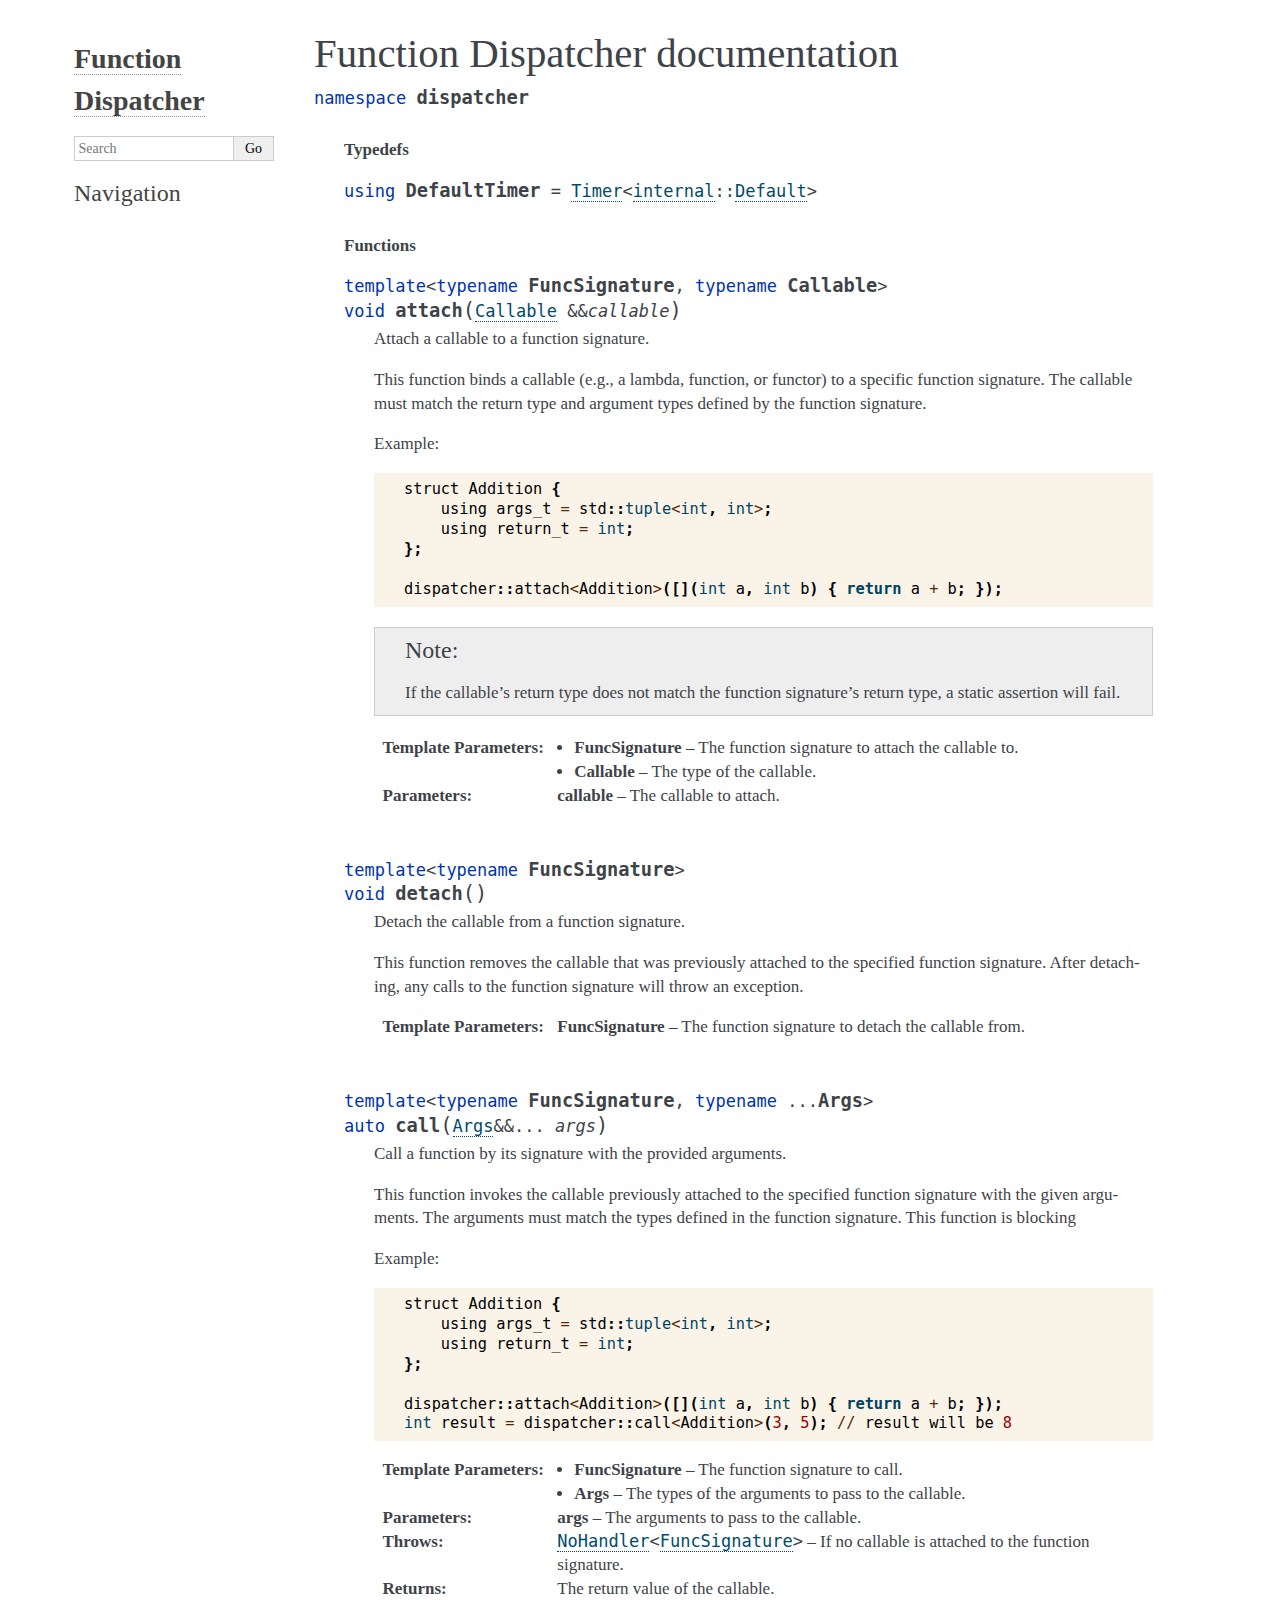
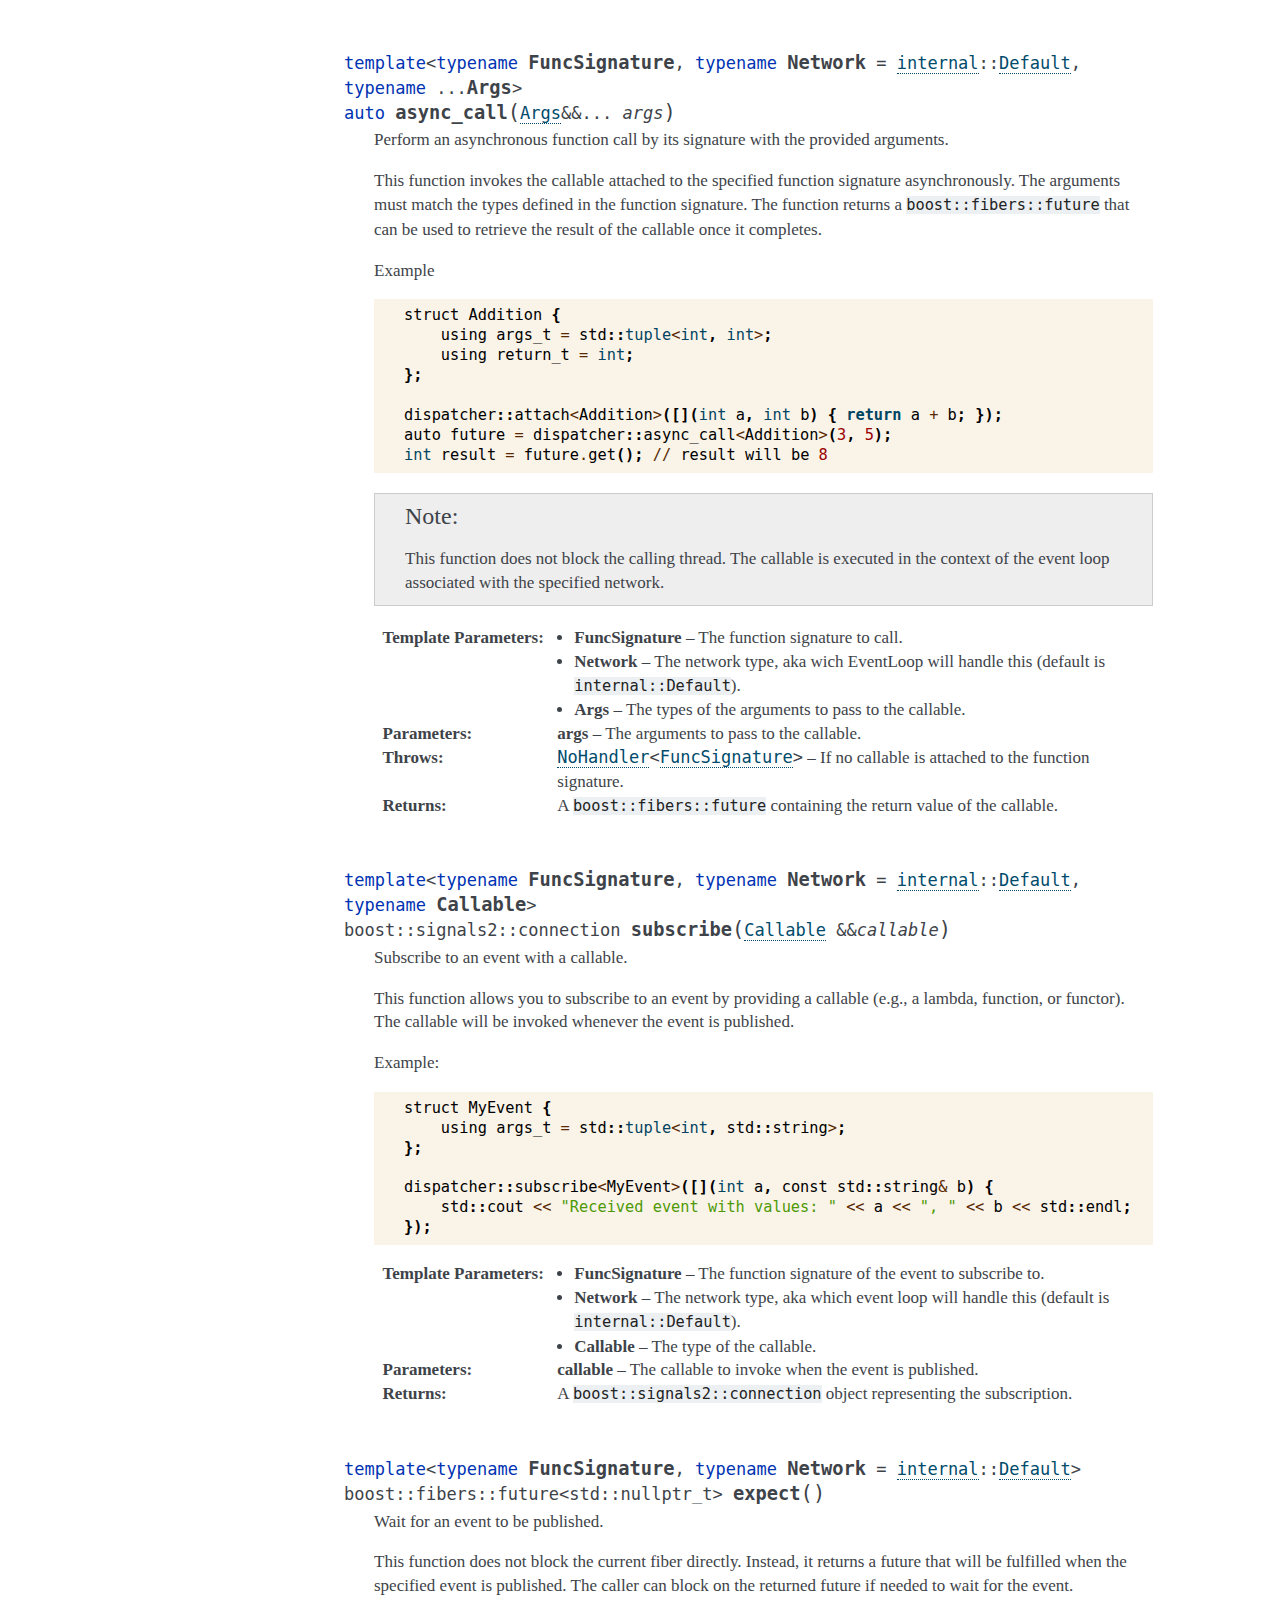
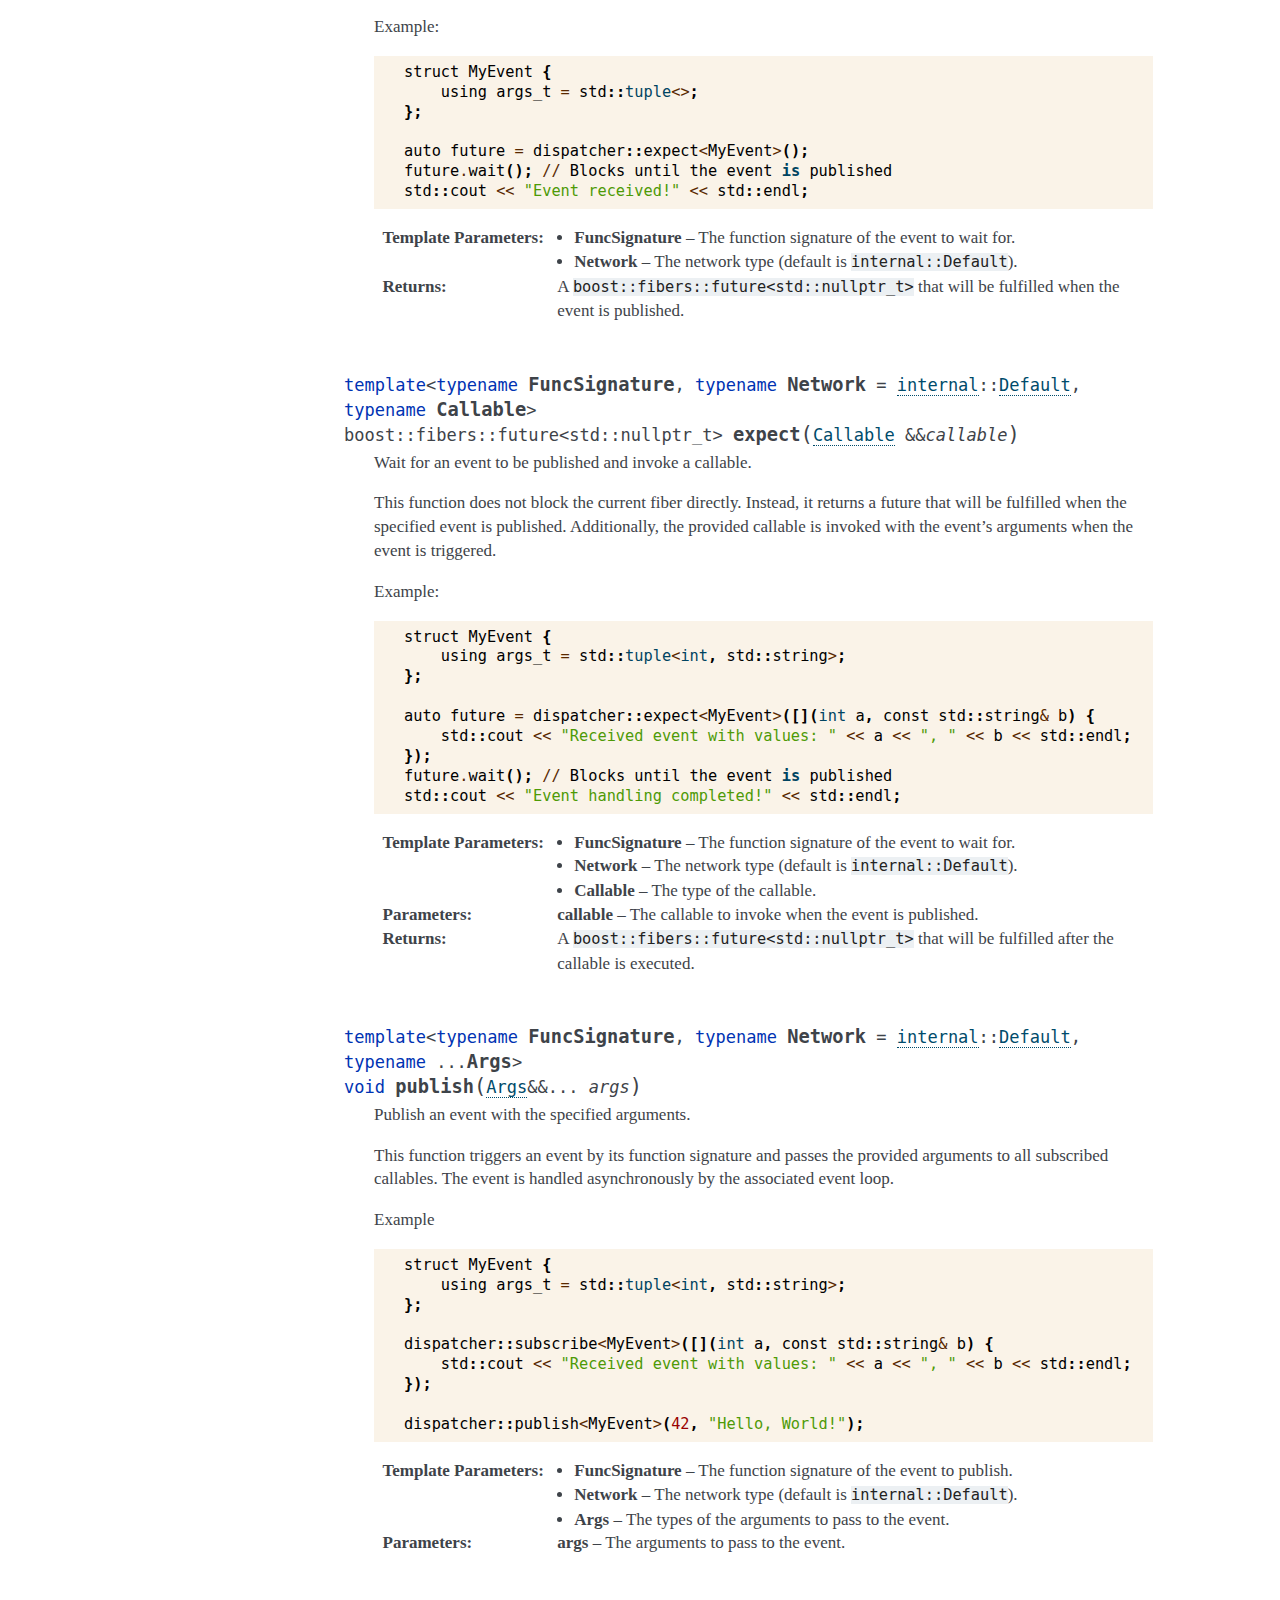
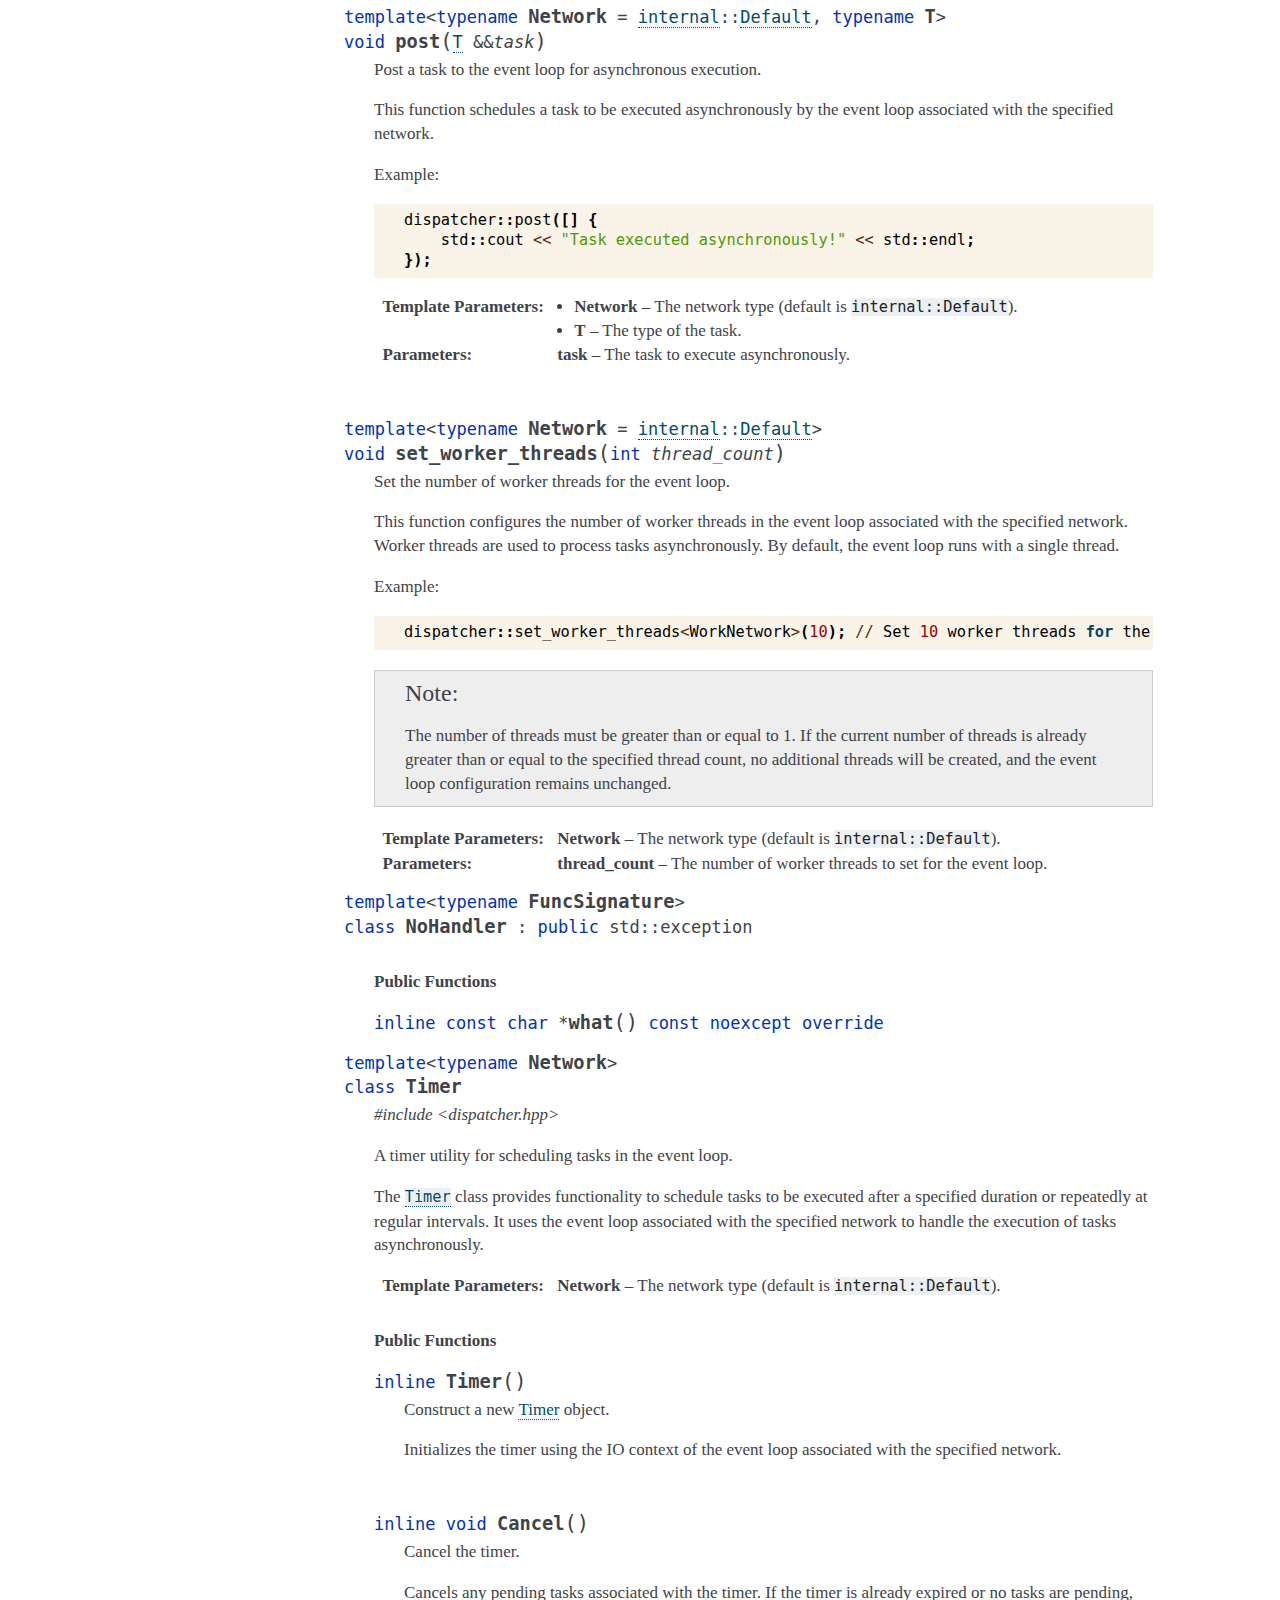
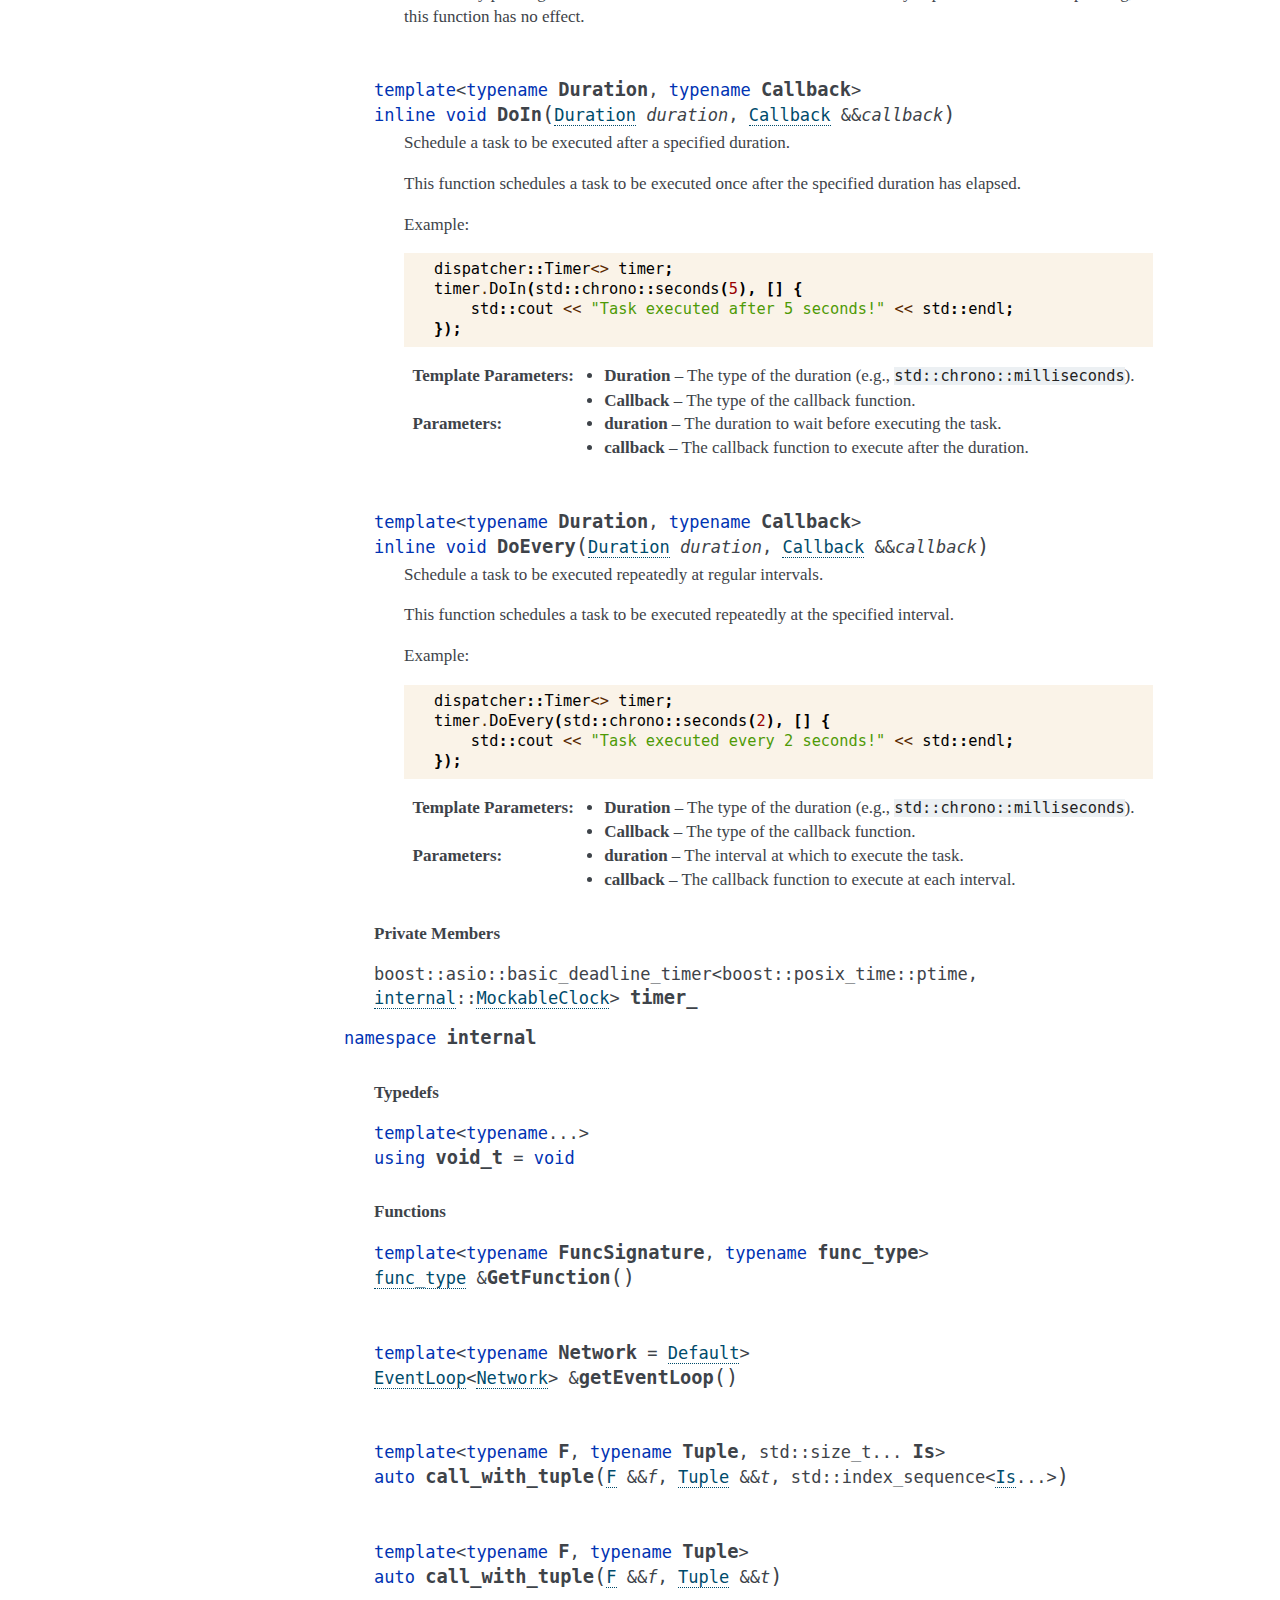
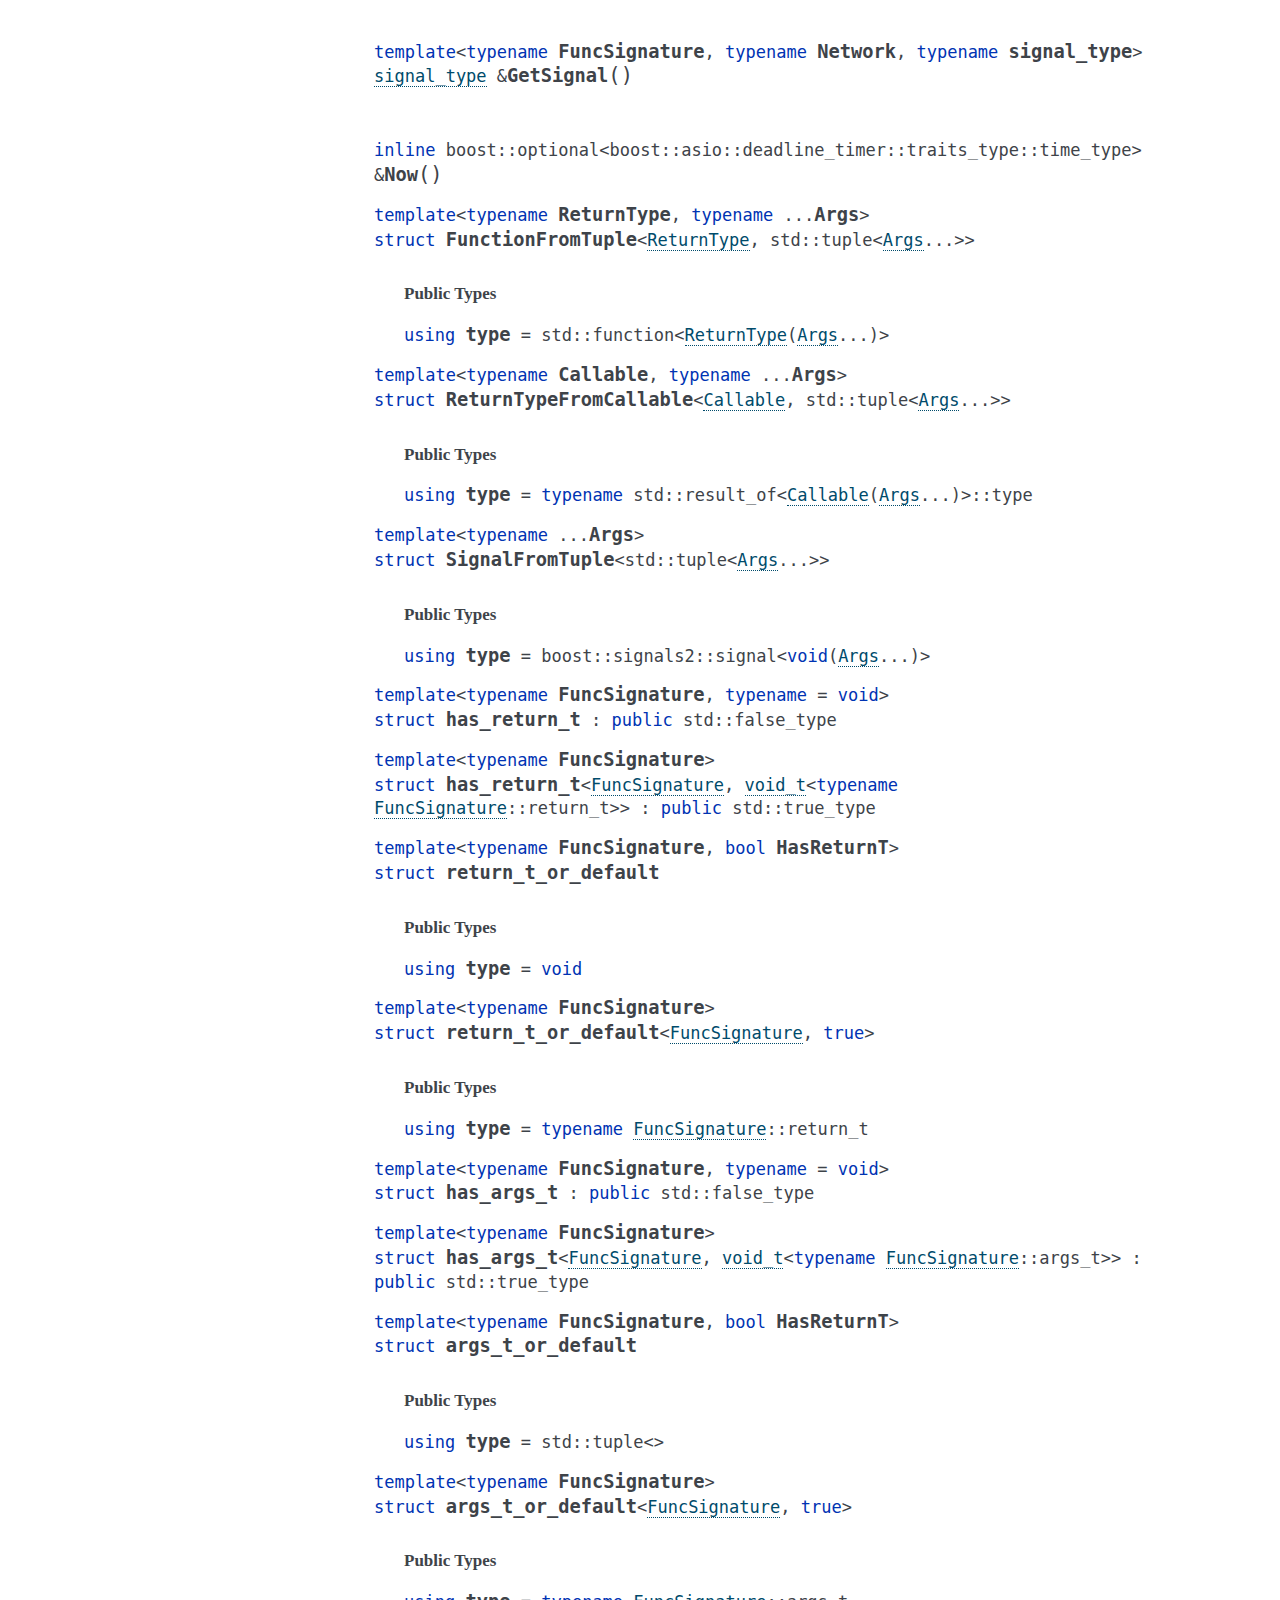
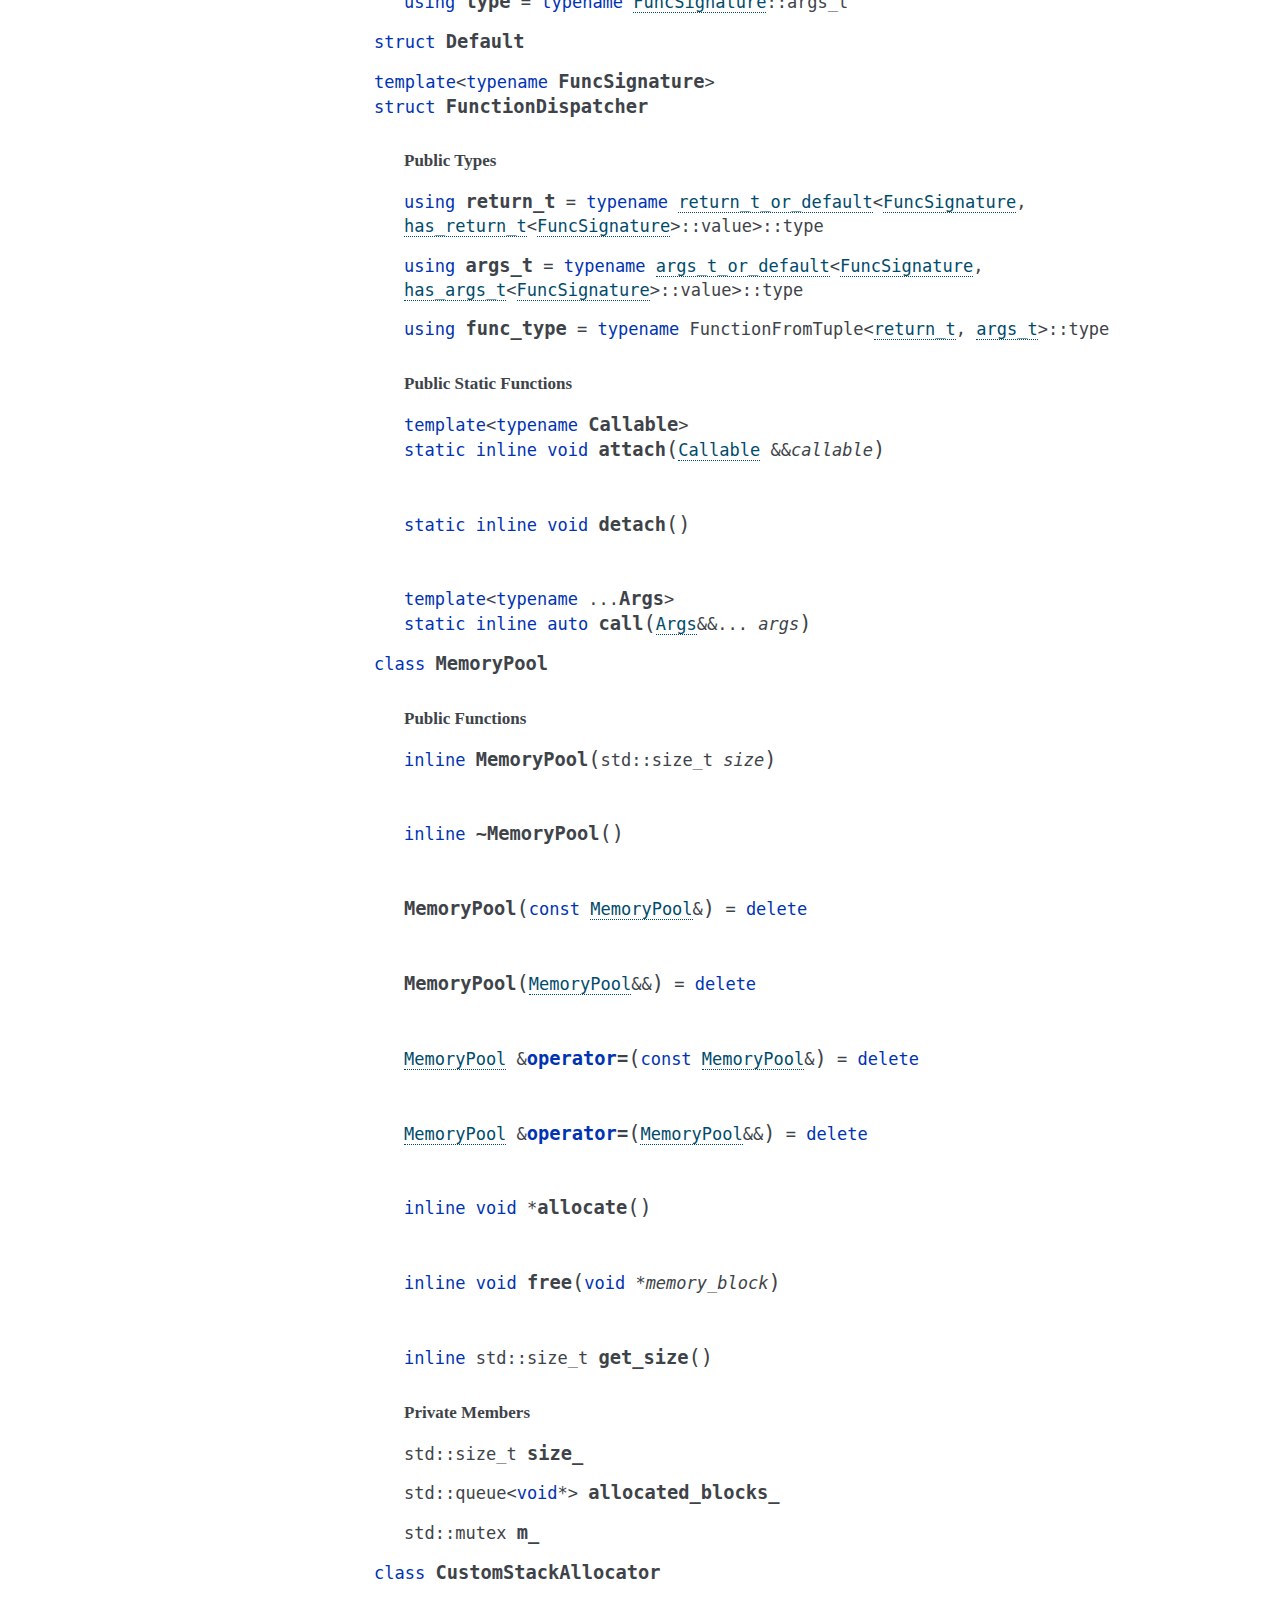
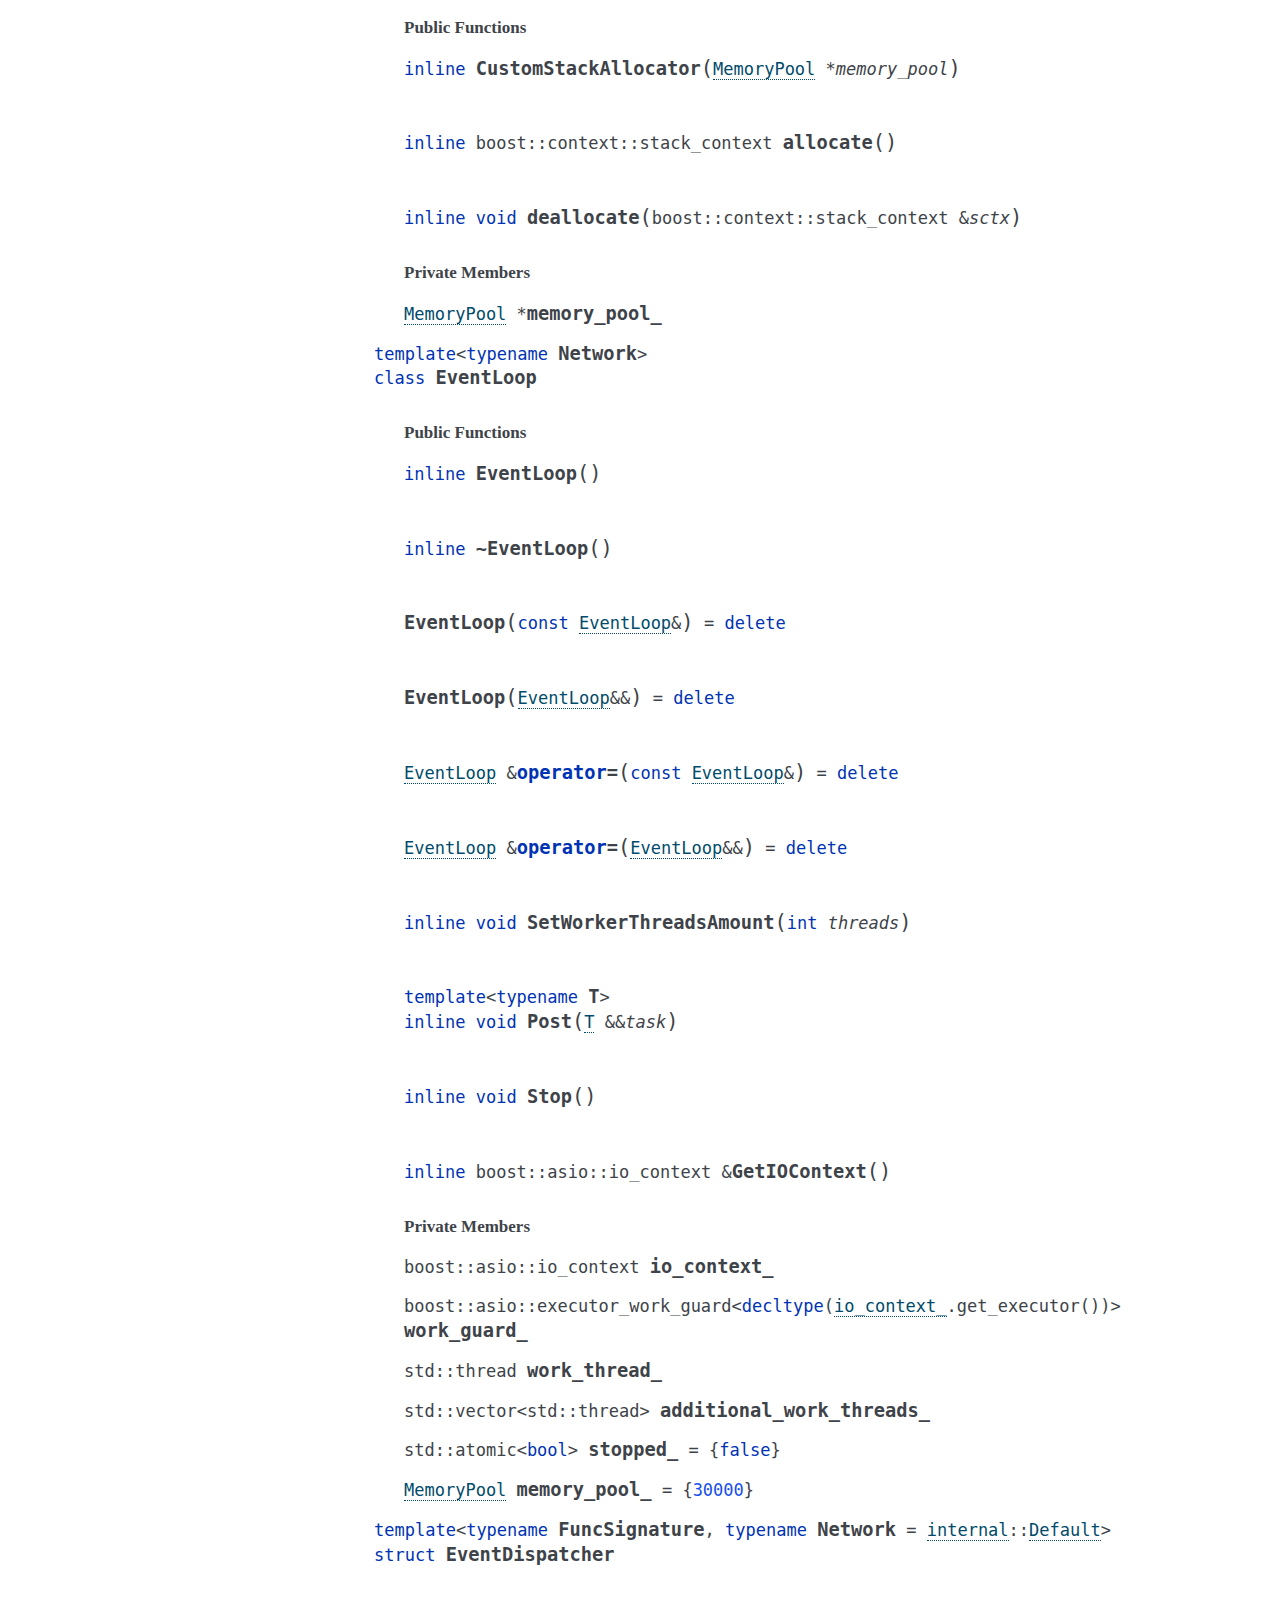
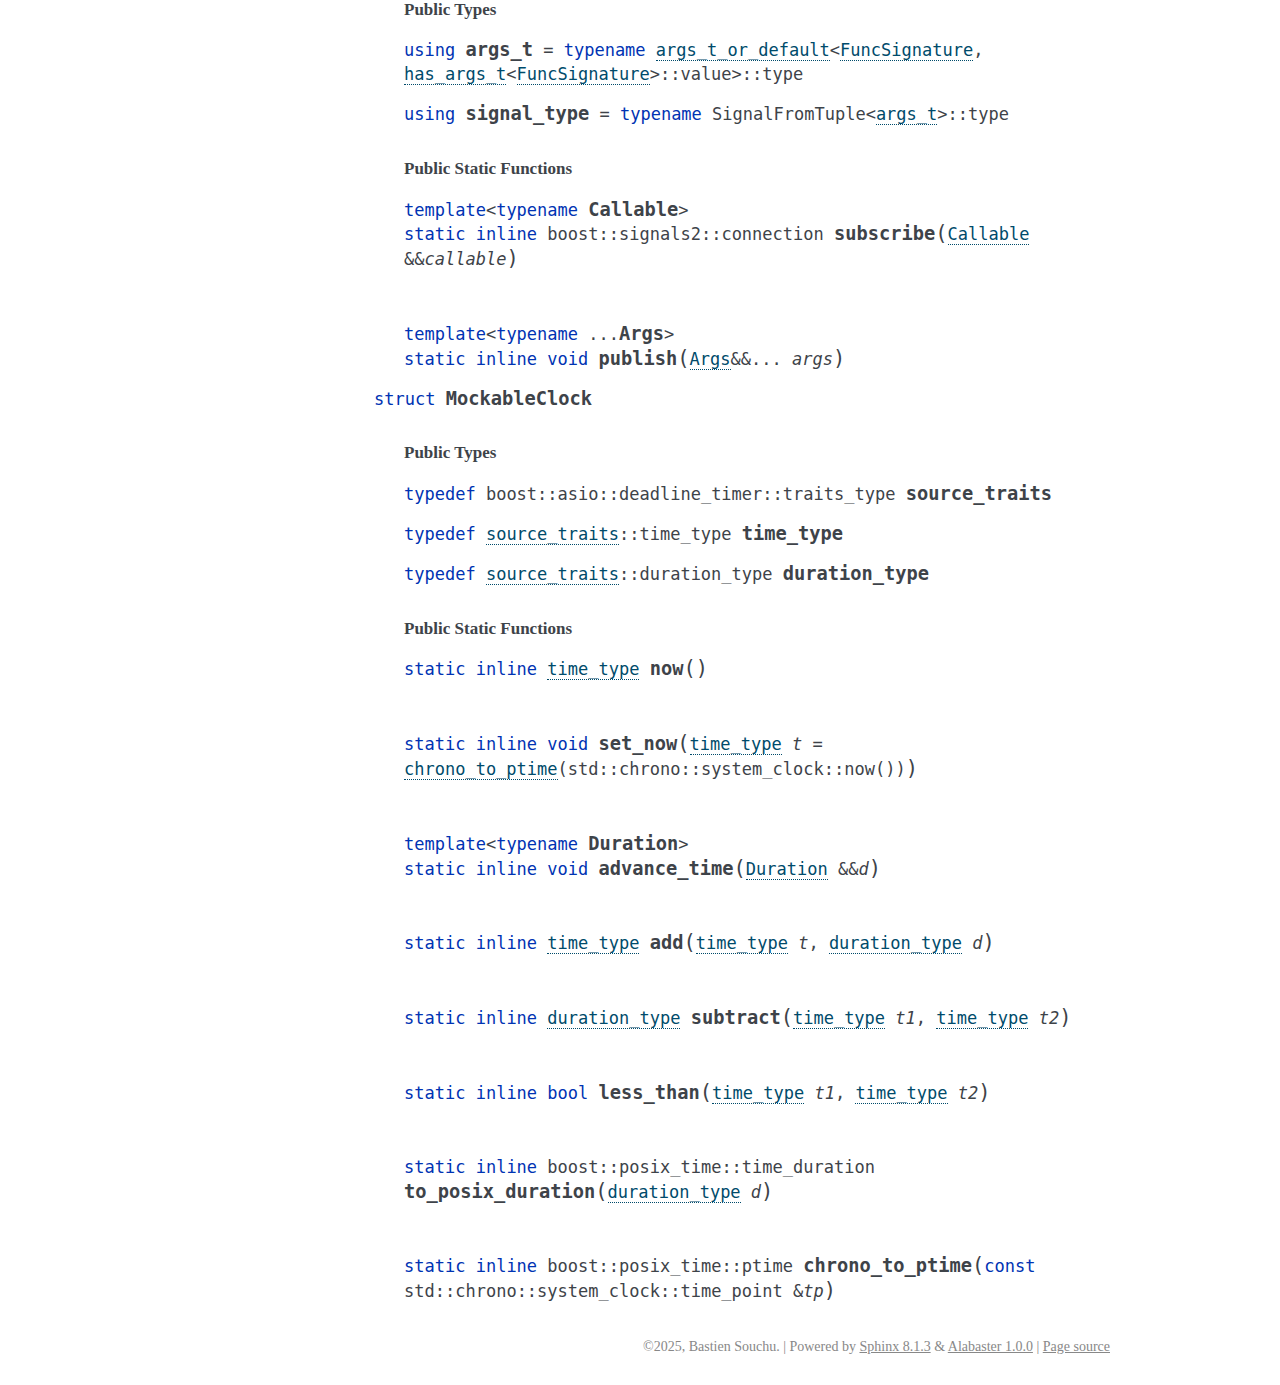
<file: docs/html/index.html>
<!DOCTYPE html>

<html lang="en" data-content_root="./">
  <head>
    <meta charset="utf-8" />
    <meta name="viewport" content="width=device-width, initial-scale=1.0" /><meta name="viewport" content="width=device-width, initial-scale=1" />

    <title>Function Dispatcher documentation &#8212; Function Dispatcher 0.1 documentation</title>
    <link rel="stylesheet" type="text/css" href="_static/pygments.css?v=d1102ebc" />
    <link rel="stylesheet" type="text/css" href="_static/basic.css?v=686e5160" />
    <link rel="stylesheet" type="text/css" href="_static/alabaster.css?v=27fed22d" />
    <script src="_static/documentation_options.js?v=2709fde1"></script>
    <script src="_static/doctools.js?v=9bcbadda"></script>
    <script src="_static/sphinx_highlight.js?v=dc90522c"></script>
    <link rel="index" title="Index" href="genindex.html" />
    <link rel="search" title="Search" href="search.html" />
   
  <link rel="stylesheet" href="_static/custom.css" type="text/css" />
  

  
  

  </head><body>
  

    <div class="document">
      <div class="documentwrapper">
        <div class="bodywrapper">
          

          <div class="body" role="main">
            
  <section id="function-dispatcher-documentation">
<h1>Function Dispatcher documentation<a class="headerlink" href="#function-dispatcher-documentation" title="Link to this heading">¶</a></h1>
<div class="toctree-wrapper compound">
</div>
<dl class="cpp type">
<dt class="sig sig-object cpp" id="_CPPv410dispatcher">
<span id="_CPPv310dispatcher"></span><span id="_CPPv210dispatcher"></span><span id="dispatcher"></span><span class="target" id="namespacedispatcher"></span><span class="k"><span class="pre">namespace</span></span><span class="w"> </span><span class="sig-name descname"><span class="n"><span class="pre">dispatcher</span></span></span><a class="headerlink" href="#_CPPv410dispatcher" title="Link to this definition">¶</a><br /></dt>
<dd><div class="breathe-sectiondef docutils container">
<p class="breathe-sectiondef-title rubric" id="breathe-section-title-typedefs">Typedefs</p>
<dl class="cpp type">
<dt class="sig sig-object cpp" id="_CPPv4N10dispatcher12DefaultTimerE">
<span id="_CPPv3N10dispatcher12DefaultTimerE"></span><span id="_CPPv2N10dispatcher12DefaultTimerE"></span><span class="target" id="dispatcher_8hpp_1a8dc2503844f7fbaf04b4f7ba65e16829"></span><span class="k"><span class="pre">using</span></span><span class="w"> </span><span class="sig-name descname"><span class="n"><span class="pre">DefaultTimer</span></span></span><span class="w"> </span><span class="p"><span class="pre">=</span></span><span class="w"> </span><a class="reference internal" href="#_CPPv4I0EN10dispatcher5TimerE" title="dispatcher::Timer"><span class="n"><span class="pre">Timer</span></span></a><span class="p"><span class="pre">&lt;</span></span><a class="reference internal" href="#_CPPv4N10dispatcher8internalE" title="dispatcher::internal"><span class="n"><span class="pre">internal</span></span></a><span class="p"><span class="pre">::</span></span><a class="reference internal" href="#_CPPv4N10dispatcher8internal7DefaultE" title="dispatcher::internal::Default"><span class="n"><span class="pre">Default</span></span></a><span class="p"><span class="pre">&gt;</span></span><a class="headerlink" href="#_CPPv4N10dispatcher12DefaultTimerE" title="Link to this definition">¶</a><br /></dt>
<dd></dd></dl>

</div>
<div class="breathe-sectiondef docutils container">
<p class="breathe-sectiondef-title rubric" id="breathe-section-title-functions">Functions</p>
<dl class="cpp function">
<dt class="sig sig-object cpp" id="_CPPv4I00EN10dispatcher6attachEvRR8Callable">
<span id="_CPPv3I00EN10dispatcher6attachERR8Callable"></span><span id="_CPPv2I00EN10dispatcher6attachERR8Callable"></span><span class="k"><span class="pre">template</span></span><span class="p"><span class="pre">&lt;</span></span><span class="k"><span class="pre">typename</span></span><span class="w"> </span><span class="sig-name descname"><span class="n"><span class="pre">FuncSignature</span></span></span><span class="p"><span class="pre">,</span></span><span class="w"> </span><span class="k"><span class="pre">typename</span></span><span class="w"> </span><span class="sig-name descname"><span class="n"><span class="pre">Callable</span></span></span><span class="p"><span class="pre">&gt;</span></span><br /><span class="target" id="dispatcher_8hpp_1a4b3e6fcc71aca242698d93a72b62d062"></span><span class="kt"><span class="pre">void</span></span><span class="w"> </span><span class="sig-name descname"><span class="n"><span class="pre">attach</span></span></span><span class="sig-paren">(</span><a class="reference internal" href="#_CPPv4I00EN10dispatcher6attachEvRR8Callable" title="dispatcher::attach::Callable"><span class="n"><span class="pre">Callable</span></span></a><span class="w"> </span><span class="p"><span class="pre">&amp;</span></span><span class="p"><span class="pre">&amp;</span></span><span class="n sig-param"><span class="pre">callable</span></span><span class="sig-paren">)</span><a class="headerlink" href="#_CPPv4I00EN10dispatcher6attachEvRR8Callable" title="Link to this definition">¶</a><br /></dt>
<dd><p>Attach a callable to a function signature. </p>
<p>This function binds a callable (e.g., a lambda, function, or functor) to a specific function signature. The callable must match the return type and argument types defined by the function signature.</p>
<p>
Example: <div class="highlight-default notranslate"><div class="highlight"><pre><span></span><span class="n">struct</span> <span class="n">Addition</span> <span class="p">{</span>
    <span class="n">using</span> <span class="n">args_t</span> <span class="o">=</span> <span class="n">std</span><span class="p">::</span><span class="nb">tuple</span><span class="o">&lt;</span><span class="nb">int</span><span class="p">,</span> <span class="nb">int</span><span class="o">&gt;</span><span class="p">;</span>
    <span class="n">using</span> <span class="n">return_t</span> <span class="o">=</span> <span class="nb">int</span><span class="p">;</span>
<span class="p">};</span>

<span class="n">dispatcher</span><span class="p">::</span><span class="n">attach</span><span class="o">&lt;</span><span class="n">Addition</span><span class="o">&gt;</span><span class="p">([](</span><span class="nb">int</span> <span class="n">a</span><span class="p">,</span> <span class="nb">int</span> <span class="n">b</span><span class="p">)</span> <span class="p">{</span> <span class="k">return</span> <span class="n">a</span> <span class="o">+</span> <span class="n">b</span><span class="p">;</span> <span class="p">});</span>
</pre></div>
</div>
 </p>
<div class="admonition note">
<p class="admonition-title">Note</p>
<p>If the callable’s return type does not match the function signature’s return type, a static assertion will fail.</p>
</div>
<dl class="field-list simple">
<dt class="field-odd">Template Parameters<span class="colon">:</span></dt>
<dd class="field-odd"><ul class="simple">
<li><p><strong>FuncSignature</strong> – The function signature to attach the callable to. </p></li>
<li><p><strong>Callable</strong> – The type of the callable. </p></li>
</ul>
</dd>
<dt class="field-even">Parameters<span class="colon">:</span></dt>
<dd class="field-even"><p><strong>callable</strong> – The callable to attach.</p>
</dd>
</dl>
</dd></dl>

<dl class="cpp function">
<dt class="sig sig-object cpp" id="_CPPv4I0EN10dispatcher6detachEvv">
<span id="_CPPv3I0EN10dispatcher6detachEv"></span><span id="_CPPv2I0EN10dispatcher6detachEv"></span><span class="k"><span class="pre">template</span></span><span class="p"><span class="pre">&lt;</span></span><span class="k"><span class="pre">typename</span></span><span class="w"> </span><span class="sig-name descname"><span class="n"><span class="pre">FuncSignature</span></span></span><span class="p"><span class="pre">&gt;</span></span><br /><span class="target" id="dispatcher_8hpp_1a55e472f2ddc87a5bc3a662ebb192db11"></span><span class="kt"><span class="pre">void</span></span><span class="w"> </span><span class="sig-name descname"><span class="n"><span class="pre">detach</span></span></span><span class="sig-paren">(</span><span class="sig-paren">)</span><a class="headerlink" href="#_CPPv4I0EN10dispatcher6detachEvv" title="Link to this definition">¶</a><br /></dt>
<dd><p>Detach the callable from a function signature. </p>
<p>This function removes the callable that was previously attached to the specified function signature. After detaching, any calls to the function signature will throw an exception.</p>
<dl class="field-list simple">
<dt class="field-odd">Template Parameters<span class="colon">:</span></dt>
<dd class="field-odd"><p><strong>FuncSignature</strong> – The function signature to detach the callable from. </p>
</dd>
</dl>
</dd></dl>

<dl class="cpp function">
<dt class="sig sig-object cpp" id="_CPPv4I0DpEN10dispatcher4callEDaDpRR4Args">
<span id="_CPPv3I0DpEN10dispatcher4callEDpRR4Args"></span><span id="_CPPv2I0DpEN10dispatcher4callEDpRR4Args"></span><span class="k"><span class="pre">template</span></span><span class="p"><span class="pre">&lt;</span></span><span class="k"><span class="pre">typename</span></span><span class="w"> </span><span class="sig-name descname"><span class="n"><span class="pre">FuncSignature</span></span></span><span class="p"><span class="pre">,</span></span><span class="w"> </span><span class="k"><span class="pre">typename</span></span><span class="w"> </span><span class="p"><span class="pre">...</span></span><span class="sig-name descname"><span class="n"><span class="pre">Args</span></span></span><span class="p"><span class="pre">&gt;</span></span><br /><span class="target" id="dispatcher_8hpp_1a41bdc56c6244bd4cebf5ec9e1513c1eb"></span><span class="kt"><span class="pre">auto</span></span><span class="w"> </span><span class="sig-name descname"><span class="n"><span class="pre">call</span></span></span><span class="sig-paren">(</span><a class="reference internal" href="#_CPPv4I0DpEN10dispatcher4callEDaDpRR4Args" title="dispatcher::call::Args"><span class="n"><span class="pre">Args</span></span></a><span class="p"><span class="pre">&amp;</span></span><span class="p"><span class="pre">&amp;</span></span><span class="p"><span class="pre">...</span></span><span class="w"> </span><span class="n sig-param"><span class="pre">args</span></span><span class="sig-paren">)</span><a class="headerlink" href="#_CPPv4I0DpEN10dispatcher4callEDaDpRR4Args" title="Link to this definition">¶</a><br /></dt>
<dd><p>Call a function by its signature with the provided arguments. </p>
<p>This function invokes the callable previously attached to the specified function signature with the given arguments. The arguments must match the types defined in the function signature. This function is blocking</p>
<p>
Example: <div class="highlight-default notranslate"><div class="highlight"><pre><span></span><span class="n">struct</span> <span class="n">Addition</span> <span class="p">{</span>
    <span class="n">using</span> <span class="n">args_t</span> <span class="o">=</span> <span class="n">std</span><span class="p">::</span><span class="nb">tuple</span><span class="o">&lt;</span><span class="nb">int</span><span class="p">,</span> <span class="nb">int</span><span class="o">&gt;</span><span class="p">;</span>
    <span class="n">using</span> <span class="n">return_t</span> <span class="o">=</span> <span class="nb">int</span><span class="p">;</span>
<span class="p">};</span>

<span class="n">dispatcher</span><span class="p">::</span><span class="n">attach</span><span class="o">&lt;</span><span class="n">Addition</span><span class="o">&gt;</span><span class="p">([](</span><span class="nb">int</span> <span class="n">a</span><span class="p">,</span> <span class="nb">int</span> <span class="n">b</span><span class="p">)</span> <span class="p">{</span> <span class="k">return</span> <span class="n">a</span> <span class="o">+</span> <span class="n">b</span><span class="p">;</span> <span class="p">});</span>
<span class="nb">int</span> <span class="n">result</span> <span class="o">=</span> <span class="n">dispatcher</span><span class="p">::</span><span class="n">call</span><span class="o">&lt;</span><span class="n">Addition</span><span class="o">&gt;</span><span class="p">(</span><span class="mi">3</span><span class="p">,</span> <span class="mi">5</span><span class="p">);</span> <span class="o">//</span> <span class="n">result</span> <span class="n">will</span> <span class="n">be</span> <span class="mi">8</span>
</pre></div>
</div>
 </p>
<dl class="field-list simple">
<dt class="field-odd">Template Parameters<span class="colon">:</span></dt>
<dd class="field-odd"><ul class="simple">
<li><p><strong>FuncSignature</strong> – The function signature to call. </p></li>
<li><p><strong>Args</strong> – The types of the arguments to pass to the callable. </p></li>
</ul>
</dd>
<dt class="field-even">Parameters<span class="colon">:</span></dt>
<dd class="field-even"><p><strong>args</strong> – The arguments to pass to the callable. </p>
</dd>
<dt class="field-odd">Throws<span class="colon">:</span></dt>
<dd class="field-odd"><p><span><span class="cpp-expr sig sig-inline cpp"><a class="reference internal" href="#_CPPv4I0EN10dispatcher9NoHandlerE" title="dispatcher::NoHandler"><span class="n">NoHandler</span></a><span class="p">&lt;</span><a class="reference internal" href="#_CPPv4I0DpEN10dispatcher4callEDaDpRR4Args" title="dispatcher::call::FuncSignature"><span class="n">FuncSignature</span></a><span class="p">&gt;</span></span></span> – If no callable is attached to the function signature.</p>
</dd>
<dt class="field-even">Returns<span class="colon">:</span></dt>
<dd class="field-even"><p>The return value of the callable.</p>
</dd>
</dl>
</dd></dl>

<dl class="cpp function">
<dt class="sig sig-object cpp" id="_CPPv4I00DpEN10dispatcher10async_callEDaDpRR4Args">
<span id="_CPPv3I00DpEN10dispatcher10async_callEDpRR4Args"></span><span id="_CPPv2I00DpEN10dispatcher10async_callEDpRR4Args"></span><span class="k"><span class="pre">template</span></span><span class="p"><span class="pre">&lt;</span></span><span class="k"><span class="pre">typename</span></span><span class="w"> </span><span class="sig-name descname"><span class="n"><span class="pre">FuncSignature</span></span></span><span class="p"><span class="pre">,</span></span><span class="w"> </span><span class="k"><span class="pre">typename</span></span><span class="w"> </span><span class="sig-name descname"><span class="n"><span class="pre">Network</span></span></span><span class="w"> </span><span class="p"><span class="pre">=</span></span><span class="w"> </span><a class="reference internal" href="#_CPPv4N10dispatcher8internalE" title="dispatcher::internal"><span class="n"><span class="pre">internal</span></span></a><span class="p"><span class="pre">::</span></span><a class="reference internal" href="#_CPPv4N10dispatcher8internal7DefaultE" title="dispatcher::internal::Default"><span class="n"><span class="pre">Default</span></span></a><span class="p"><span class="pre">,</span></span><span class="w"> </span><span class="k"><span class="pre">typename</span></span><span class="w"> </span><span class="p"><span class="pre">...</span></span><span class="sig-name descname"><span class="n"><span class="pre">Args</span></span></span><span class="p"><span class="pre">&gt;</span></span><br /><span class="target" id="dispatcher_8hpp_1abe335fd6cd21aff194507cd2ffb0e44f"></span><span class="kt"><span class="pre">auto</span></span><span class="w"> </span><span class="sig-name descname"><span class="n"><span class="pre">async_call</span></span></span><span class="sig-paren">(</span><a class="reference internal" href="#_CPPv4I00DpEN10dispatcher10async_callEDaDpRR4Args" title="dispatcher::async_call::Args"><span class="n"><span class="pre">Args</span></span></a><span class="p"><span class="pre">&amp;</span></span><span class="p"><span class="pre">&amp;</span></span><span class="p"><span class="pre">...</span></span><span class="w"> </span><span class="n sig-param"><span class="pre">args</span></span><span class="sig-paren">)</span><a class="headerlink" href="#_CPPv4I00DpEN10dispatcher10async_callEDaDpRR4Args" title="Link to this definition">¶</a><br /></dt>
<dd><p>Perform an asynchronous function call by its signature with the provided arguments. </p>
<p>This function invokes the callable attached to the specified function signature asynchronously. The arguments must match the types defined in the function signature. The function returns a <code class="docutils literal notranslate"><span class="pre">boost::fibers::future</span></code> that can be used to retrieve the result of the callable once it completes.</p>
<p>
Example <div class="highlight-default notranslate"><div class="highlight"><pre><span></span><span class="n">struct</span> <span class="n">Addition</span> <span class="p">{</span>
    <span class="n">using</span> <span class="n">args_t</span> <span class="o">=</span> <span class="n">std</span><span class="p">::</span><span class="nb">tuple</span><span class="o">&lt;</span><span class="nb">int</span><span class="p">,</span> <span class="nb">int</span><span class="o">&gt;</span><span class="p">;</span>
    <span class="n">using</span> <span class="n">return_t</span> <span class="o">=</span> <span class="nb">int</span><span class="p">;</span>
<span class="p">};</span>

<span class="n">dispatcher</span><span class="p">::</span><span class="n">attach</span><span class="o">&lt;</span><span class="n">Addition</span><span class="o">&gt;</span><span class="p">([](</span><span class="nb">int</span> <span class="n">a</span><span class="p">,</span> <span class="nb">int</span> <span class="n">b</span><span class="p">)</span> <span class="p">{</span> <span class="k">return</span> <span class="n">a</span> <span class="o">+</span> <span class="n">b</span><span class="p">;</span> <span class="p">});</span>
<span class="n">auto</span> <span class="n">future</span> <span class="o">=</span> <span class="n">dispatcher</span><span class="p">::</span><span class="n">async_call</span><span class="o">&lt;</span><span class="n">Addition</span><span class="o">&gt;</span><span class="p">(</span><span class="mi">3</span><span class="p">,</span> <span class="mi">5</span><span class="p">);</span>
<span class="nb">int</span> <span class="n">result</span> <span class="o">=</span> <span class="n">future</span><span class="o">.</span><span class="n">get</span><span class="p">();</span> <span class="o">//</span> <span class="n">result</span> <span class="n">will</span> <span class="n">be</span> <span class="mi">8</span>
</pre></div>
</div>
 </p>
<div class="admonition note">
<p class="admonition-title">Note</p>
<p>This function does not block the calling thread. The callable is executed in the context of the event loop associated with the specified network.</p>
</div>
<dl class="field-list simple">
<dt class="field-odd">Template Parameters<span class="colon">:</span></dt>
<dd class="field-odd"><ul class="simple">
<li><p><strong>FuncSignature</strong> – The function signature to call. </p></li>
<li><p><strong>Network</strong> – The network type, aka wich EventLoop will handle this (default is <code class="docutils literal notranslate"><span class="pre">internal::Default</span></code>). </p></li>
<li><p><strong>Args</strong> – The types of the arguments to pass to the callable. </p></li>
</ul>
</dd>
<dt class="field-even">Parameters<span class="colon">:</span></dt>
<dd class="field-even"><p><strong>args</strong> – The arguments to pass to the callable. </p>
</dd>
<dt class="field-odd">Throws<span class="colon">:</span></dt>
<dd class="field-odd"><p><span><span class="cpp-expr sig sig-inline cpp"><a class="reference internal" href="#_CPPv4I0EN10dispatcher9NoHandlerE" title="dispatcher::NoHandler"><span class="n">NoHandler</span></a><span class="p">&lt;</span><a class="reference internal" href="#_CPPv4I00DpEN10dispatcher10async_callEDaDpRR4Args" title="dispatcher::async_call::FuncSignature"><span class="n">FuncSignature</span></a><span class="p">&gt;</span></span></span> – If no callable is attached to the function signature.</p>
</dd>
<dt class="field-even">Returns<span class="colon">:</span></dt>
<dd class="field-even"><p>A <code class="docutils literal notranslate"><span class="pre">boost::fibers::future</span></code> containing the return value of the callable.</p>
</dd>
</dl>
</dd></dl>

<dl class="cpp function">
<dt class="sig sig-object cpp" id="_CPPv4I000EN10dispatcher9subscribeEN5boost8signals210connectionERR8Callable">
<span id="_CPPv3I000EN10dispatcher9subscribeERR8Callable"></span><span id="_CPPv2I000EN10dispatcher9subscribeERR8Callable"></span><span class="k"><span class="pre">template</span></span><span class="p"><span class="pre">&lt;</span></span><span class="k"><span class="pre">typename</span></span><span class="w"> </span><span class="sig-name descname"><span class="n"><span class="pre">FuncSignature</span></span></span><span class="p"><span class="pre">,</span></span><span class="w"> </span><span class="k"><span class="pre">typename</span></span><span class="w"> </span><span class="sig-name descname"><span class="n"><span class="pre">Network</span></span></span><span class="w"> </span><span class="p"><span class="pre">=</span></span><span class="w"> </span><a class="reference internal" href="#_CPPv4N10dispatcher8internalE" title="dispatcher::internal"><span class="n"><span class="pre">internal</span></span></a><span class="p"><span class="pre">::</span></span><a class="reference internal" href="#_CPPv4N10dispatcher8internal7DefaultE" title="dispatcher::internal::Default"><span class="n"><span class="pre">Default</span></span></a><span class="p"><span class="pre">,</span></span><span class="w"> </span><span class="k"><span class="pre">typename</span></span><span class="w"> </span><span class="sig-name descname"><span class="n"><span class="pre">Callable</span></span></span><span class="p"><span class="pre">&gt;</span></span><br /><span class="target" id="dispatcher_8hpp_1a3d03a1b965028c6f13593746c66bfd76"></span><span class="n"><span class="pre">boost</span></span><span class="p"><span class="pre">::</span></span><span class="n"><span class="pre">signals2</span></span><span class="p"><span class="pre">::</span></span><span class="n"><span class="pre">connection</span></span><span class="w"> </span><span class="sig-name descname"><span class="n"><span class="pre">subscribe</span></span></span><span class="sig-paren">(</span><a class="reference internal" href="#_CPPv4I000EN10dispatcher9subscribeEN5boost8signals210connectionERR8Callable" title="dispatcher::subscribe::Callable"><span class="n"><span class="pre">Callable</span></span></a><span class="w"> </span><span class="p"><span class="pre">&amp;</span></span><span class="p"><span class="pre">&amp;</span></span><span class="n sig-param"><span class="pre">callable</span></span><span class="sig-paren">)</span><a class="headerlink" href="#_CPPv4I000EN10dispatcher9subscribeEN5boost8signals210connectionERR8Callable" title="Link to this definition">¶</a><br /></dt>
<dd><p>Subscribe to an event with a callable. </p>
<p>This function allows you to subscribe to an event by providing a callable (e.g., a lambda, function, or functor). The callable will be invoked whenever the event is published.</p>
<p>
Example: <div class="highlight-default notranslate"><div class="highlight"><pre><span></span><span class="n">struct</span> <span class="n">MyEvent</span> <span class="p">{</span>
    <span class="n">using</span> <span class="n">args_t</span> <span class="o">=</span> <span class="n">std</span><span class="p">::</span><span class="nb">tuple</span><span class="o">&lt;</span><span class="nb">int</span><span class="p">,</span> <span class="n">std</span><span class="p">::</span><span class="n">string</span><span class="o">&gt;</span><span class="p">;</span>
<span class="p">};</span>

<span class="n">dispatcher</span><span class="p">::</span><span class="n">subscribe</span><span class="o">&lt;</span><span class="n">MyEvent</span><span class="o">&gt;</span><span class="p">([](</span><span class="nb">int</span> <span class="n">a</span><span class="p">,</span> <span class="n">const</span> <span class="n">std</span><span class="p">::</span><span class="n">string</span><span class="o">&amp;</span> <span class="n">b</span><span class="p">)</span> <span class="p">{</span>
    <span class="n">std</span><span class="p">::</span><span class="n">cout</span> <span class="o">&lt;&lt;</span> <span class="s2">&quot;Received event with values: &quot;</span> <span class="o">&lt;&lt;</span> <span class="n">a</span> <span class="o">&lt;&lt;</span> <span class="s2">&quot;, &quot;</span> <span class="o">&lt;&lt;</span> <span class="n">b</span> <span class="o">&lt;&lt;</span> <span class="n">std</span><span class="p">::</span><span class="n">endl</span><span class="p">;</span>
<span class="p">});</span>
</pre></div>
</div>
 </p>
<dl class="field-list simple">
<dt class="field-odd">Template Parameters<span class="colon">:</span></dt>
<dd class="field-odd"><ul class="simple">
<li><p><strong>FuncSignature</strong> – The function signature of the event to subscribe to. </p></li>
<li><p><strong>Network</strong> – The network type, aka which event loop will handle this (default is <code class="docutils literal notranslate"><span class="pre">internal::Default</span></code>). </p></li>
<li><p><strong>Callable</strong> – The type of the callable. </p></li>
</ul>
</dd>
<dt class="field-even">Parameters<span class="colon">:</span></dt>
<dd class="field-even"><p><strong>callable</strong> – The callable to invoke when the event is published. </p>
</dd>
<dt class="field-odd">Returns<span class="colon">:</span></dt>
<dd class="field-odd"><p>A <code class="docutils literal notranslate"><span class="pre">boost::signals2::connection</span></code> object representing the subscription.</p>
</dd>
</dl>
</dd></dl>

<dl class="cpp function">
<dt class="sig sig-object cpp" id="_CPPv4I00EN10dispatcher6expectEN5boost6fibers6futureINSt9nullptr_tEEEv">
<span id="_CPPv3I00EN10dispatcher6expectEv"></span><span id="_CPPv2I00EN10dispatcher6expectEv"></span><span class="k"><span class="pre">template</span></span><span class="p"><span class="pre">&lt;</span></span><span class="k"><span class="pre">typename</span></span><span class="w"> </span><span class="sig-name descname"><span class="n"><span class="pre">FuncSignature</span></span></span><span class="p"><span class="pre">,</span></span><span class="w"> </span><span class="k"><span class="pre">typename</span></span><span class="w"> </span><span class="sig-name descname"><span class="n"><span class="pre">Network</span></span></span><span class="w"> </span><span class="p"><span class="pre">=</span></span><span class="w"> </span><a class="reference internal" href="#_CPPv4N10dispatcher8internalE" title="dispatcher::internal"><span class="n"><span class="pre">internal</span></span></a><span class="p"><span class="pre">::</span></span><a class="reference internal" href="#_CPPv4N10dispatcher8internal7DefaultE" title="dispatcher::internal::Default"><span class="n"><span class="pre">Default</span></span></a><span class="p"><span class="pre">&gt;</span></span><br /><span class="target" id="dispatcher_8hpp_1a0b6be9188ebaf85aa63c58e9bc92d714"></span><span class="n"><span class="pre">boost</span></span><span class="p"><span class="pre">::</span></span><span class="n"><span class="pre">fibers</span></span><span class="p"><span class="pre">::</span></span><span class="n"><span class="pre">future</span></span><span class="p"><span class="pre">&lt;</span></span><span class="n"><span class="pre">std</span></span><span class="p"><span class="pre">::</span></span><span class="n"><span class="pre">nullptr_t</span></span><span class="p"><span class="pre">&gt;</span></span><span class="w"> </span><span class="sig-name descname"><span class="n"><span class="pre">expect</span></span></span><span class="sig-paren">(</span><span class="sig-paren">)</span><a class="headerlink" href="#_CPPv4I00EN10dispatcher6expectEN5boost6fibers6futureINSt9nullptr_tEEEv" title="Link to this definition">¶</a><br /></dt>
<dd><p>Wait for an event to be published. </p>
<p>This function does not block the current fiber directly. Instead, it returns a future that will be fulfilled when the specified event is published. The caller can block on the returned future if needed to wait for the event.</p>
<p>
Example: <div class="highlight-default notranslate"><div class="highlight"><pre><span></span><span class="n">struct</span> <span class="n">MyEvent</span> <span class="p">{</span>
    <span class="n">using</span> <span class="n">args_t</span> <span class="o">=</span> <span class="n">std</span><span class="p">::</span><span class="nb">tuple</span><span class="o">&lt;&gt;</span><span class="p">;</span>
<span class="p">};</span>

<span class="n">auto</span> <span class="n">future</span> <span class="o">=</span> <span class="n">dispatcher</span><span class="p">::</span><span class="n">expect</span><span class="o">&lt;</span><span class="n">MyEvent</span><span class="o">&gt;</span><span class="p">();</span>
<span class="n">future</span><span class="o">.</span><span class="n">wait</span><span class="p">();</span> <span class="o">//</span> <span class="n">Blocks</span> <span class="n">until</span> <span class="n">the</span> <span class="n">event</span> <span class="ow">is</span> <span class="n">published</span>
<span class="n">std</span><span class="p">::</span><span class="n">cout</span> <span class="o">&lt;&lt;</span> <span class="s2">&quot;Event received!&quot;</span> <span class="o">&lt;&lt;</span> <span class="n">std</span><span class="p">::</span><span class="n">endl</span><span class="p">;</span>
</pre></div>
</div>
 </p>
<dl class="field-list simple">
<dt class="field-odd">Template Parameters<span class="colon">:</span></dt>
<dd class="field-odd"><ul class="simple">
<li><p><strong>FuncSignature</strong> – The function signature of the event to wait for. </p></li>
<li><p><strong>Network</strong> – The network type (default is <code class="docutils literal notranslate"><span class="pre">internal::Default</span></code>). </p></li>
</ul>
</dd>
<dt class="field-even">Returns<span class="colon">:</span></dt>
<dd class="field-even"><p>A <code class="docutils literal notranslate"><span class="pre">boost::fibers::future&lt;std::nullptr_t&gt;</span></code> that will be fulfilled when the event is published.</p>
</dd>
</dl>
</dd></dl>

<dl class="cpp function">
<dt class="sig sig-object cpp" id="_CPPv4I000EN10dispatcher6expectEN5boost6fibers6futureINSt9nullptr_tEEERR8Callable">
<span id="_CPPv3I000EN10dispatcher6expectERR8Callable"></span><span id="_CPPv2I000EN10dispatcher6expectERR8Callable"></span><span class="k"><span class="pre">template</span></span><span class="p"><span class="pre">&lt;</span></span><span class="k"><span class="pre">typename</span></span><span class="w"> </span><span class="sig-name descname"><span class="n"><span class="pre">FuncSignature</span></span></span><span class="p"><span class="pre">,</span></span><span class="w"> </span><span class="k"><span class="pre">typename</span></span><span class="w"> </span><span class="sig-name descname"><span class="n"><span class="pre">Network</span></span></span><span class="w"> </span><span class="p"><span class="pre">=</span></span><span class="w"> </span><a class="reference internal" href="#_CPPv4N10dispatcher8internalE" title="dispatcher::internal"><span class="n"><span class="pre">internal</span></span></a><span class="p"><span class="pre">::</span></span><a class="reference internal" href="#_CPPv4N10dispatcher8internal7DefaultE" title="dispatcher::internal::Default"><span class="n"><span class="pre">Default</span></span></a><span class="p"><span class="pre">,</span></span><span class="w"> </span><span class="k"><span class="pre">typename</span></span><span class="w"> </span><span class="sig-name descname"><span class="n"><span class="pre">Callable</span></span></span><span class="p"><span class="pre">&gt;</span></span><br /><span class="target" id="dispatcher_8hpp_1aa1ea1abaea85ccdedc2078393144ae74"></span><span class="n"><span class="pre">boost</span></span><span class="p"><span class="pre">::</span></span><span class="n"><span class="pre">fibers</span></span><span class="p"><span class="pre">::</span></span><span class="n"><span class="pre">future</span></span><span class="p"><span class="pre">&lt;</span></span><span class="n"><span class="pre">std</span></span><span class="p"><span class="pre">::</span></span><span class="n"><span class="pre">nullptr_t</span></span><span class="p"><span class="pre">&gt;</span></span><span class="w"> </span><span class="sig-name descname"><span class="n"><span class="pre">expect</span></span></span><span class="sig-paren">(</span><a class="reference internal" href="#_CPPv4I000EN10dispatcher6expectEN5boost6fibers6futureINSt9nullptr_tEEERR8Callable" title="dispatcher::expect::Callable"><span class="n"><span class="pre">Callable</span></span></a><span class="w"> </span><span class="p"><span class="pre">&amp;</span></span><span class="p"><span class="pre">&amp;</span></span><span class="n sig-param"><span class="pre">callable</span></span><span class="sig-paren">)</span><a class="headerlink" href="#_CPPv4I000EN10dispatcher6expectEN5boost6fibers6futureINSt9nullptr_tEEERR8Callable" title="Link to this definition">¶</a><br /></dt>
<dd><p>Wait for an event to be published and invoke a callable. </p>
<p>This function does not block the current fiber directly. Instead, it returns a future that will be fulfilled when the specified event is published. Additionally, the provided callable is invoked with the event’s arguments when the event is triggered.</p>
<p>
Example: <div class="highlight-default notranslate"><div class="highlight"><pre><span></span><span class="n">struct</span> <span class="n">MyEvent</span> <span class="p">{</span>
    <span class="n">using</span> <span class="n">args_t</span> <span class="o">=</span> <span class="n">std</span><span class="p">::</span><span class="nb">tuple</span><span class="o">&lt;</span><span class="nb">int</span><span class="p">,</span> <span class="n">std</span><span class="p">::</span><span class="n">string</span><span class="o">&gt;</span><span class="p">;</span>
<span class="p">};</span>

<span class="n">auto</span> <span class="n">future</span> <span class="o">=</span> <span class="n">dispatcher</span><span class="p">::</span><span class="n">expect</span><span class="o">&lt;</span><span class="n">MyEvent</span><span class="o">&gt;</span><span class="p">([](</span><span class="nb">int</span> <span class="n">a</span><span class="p">,</span> <span class="n">const</span> <span class="n">std</span><span class="p">::</span><span class="n">string</span><span class="o">&amp;</span> <span class="n">b</span><span class="p">)</span> <span class="p">{</span>
    <span class="n">std</span><span class="p">::</span><span class="n">cout</span> <span class="o">&lt;&lt;</span> <span class="s2">&quot;Received event with values: &quot;</span> <span class="o">&lt;&lt;</span> <span class="n">a</span> <span class="o">&lt;&lt;</span> <span class="s2">&quot;, &quot;</span> <span class="o">&lt;&lt;</span> <span class="n">b</span> <span class="o">&lt;&lt;</span> <span class="n">std</span><span class="p">::</span><span class="n">endl</span><span class="p">;</span>
<span class="p">});</span>
<span class="n">future</span><span class="o">.</span><span class="n">wait</span><span class="p">();</span> <span class="o">//</span> <span class="n">Blocks</span> <span class="n">until</span> <span class="n">the</span> <span class="n">event</span> <span class="ow">is</span> <span class="n">published</span>
<span class="n">std</span><span class="p">::</span><span class="n">cout</span> <span class="o">&lt;&lt;</span> <span class="s2">&quot;Event handling completed!&quot;</span> <span class="o">&lt;&lt;</span> <span class="n">std</span><span class="p">::</span><span class="n">endl</span><span class="p">;</span>
</pre></div>
</div>
 </p>
<dl class="field-list simple">
<dt class="field-odd">Template Parameters<span class="colon">:</span></dt>
<dd class="field-odd"><ul class="simple">
<li><p><strong>FuncSignature</strong> – The function signature of the event to wait for. </p></li>
<li><p><strong>Network</strong> – The network type (default is <code class="docutils literal notranslate"><span class="pre">internal::Default</span></code>). </p></li>
<li><p><strong>Callable</strong> – The type of the callable. </p></li>
</ul>
</dd>
<dt class="field-even">Parameters<span class="colon">:</span></dt>
<dd class="field-even"><p><strong>callable</strong> – The callable to invoke when the event is published. </p>
</dd>
<dt class="field-odd">Returns<span class="colon">:</span></dt>
<dd class="field-odd"><p>A <code class="docutils literal notranslate"><span class="pre">boost::fibers::future&lt;std::nullptr_t&gt;</span></code> that will be fulfilled after the callable is executed.</p>
</dd>
</dl>
</dd></dl>

<dl class="cpp function">
<dt class="sig sig-object cpp" id="_CPPv4I00DpEN10dispatcher7publishEvDpRR4Args">
<span id="_CPPv3I00DpEN10dispatcher7publishEDpRR4Args"></span><span id="_CPPv2I00DpEN10dispatcher7publishEDpRR4Args"></span><span class="k"><span class="pre">template</span></span><span class="p"><span class="pre">&lt;</span></span><span class="k"><span class="pre">typename</span></span><span class="w"> </span><span class="sig-name descname"><span class="n"><span class="pre">FuncSignature</span></span></span><span class="p"><span class="pre">,</span></span><span class="w"> </span><span class="k"><span class="pre">typename</span></span><span class="w"> </span><span class="sig-name descname"><span class="n"><span class="pre">Network</span></span></span><span class="w"> </span><span class="p"><span class="pre">=</span></span><span class="w"> </span><a class="reference internal" href="#_CPPv4N10dispatcher8internalE" title="dispatcher::internal"><span class="n"><span class="pre">internal</span></span></a><span class="p"><span class="pre">::</span></span><a class="reference internal" href="#_CPPv4N10dispatcher8internal7DefaultE" title="dispatcher::internal::Default"><span class="n"><span class="pre">Default</span></span></a><span class="p"><span class="pre">,</span></span><span class="w"> </span><span class="k"><span class="pre">typename</span></span><span class="w"> </span><span class="p"><span class="pre">...</span></span><span class="sig-name descname"><span class="n"><span class="pre">Args</span></span></span><span class="p"><span class="pre">&gt;</span></span><br /><span class="target" id="dispatcher_8hpp_1a4ef021d4b075b6d46a1217f0b3b1e6e9"></span><span class="kt"><span class="pre">void</span></span><span class="w"> </span><span class="sig-name descname"><span class="n"><span class="pre">publish</span></span></span><span class="sig-paren">(</span><a class="reference internal" href="#_CPPv4I00DpEN10dispatcher7publishEvDpRR4Args" title="dispatcher::publish::Args"><span class="n"><span class="pre">Args</span></span></a><span class="p"><span class="pre">&amp;</span></span><span class="p"><span class="pre">&amp;</span></span><span class="p"><span class="pre">...</span></span><span class="w"> </span><span class="n sig-param"><span class="pre">args</span></span><span class="sig-paren">)</span><a class="headerlink" href="#_CPPv4I00DpEN10dispatcher7publishEvDpRR4Args" title="Link to this definition">¶</a><br /></dt>
<dd><p>Publish an event with the specified arguments. </p>
<p>This function triggers an event by its function signature and passes the provided arguments to all subscribed callables. The event is handled asynchronously by the associated event loop.</p>
<p>
Example <div class="highlight-default notranslate"><div class="highlight"><pre><span></span><span class="n">struct</span> <span class="n">MyEvent</span> <span class="p">{</span>
    <span class="n">using</span> <span class="n">args_t</span> <span class="o">=</span> <span class="n">std</span><span class="p">::</span><span class="nb">tuple</span><span class="o">&lt;</span><span class="nb">int</span><span class="p">,</span> <span class="n">std</span><span class="p">::</span><span class="n">string</span><span class="o">&gt;</span><span class="p">;</span>
<span class="p">};</span>

<span class="n">dispatcher</span><span class="p">::</span><span class="n">subscribe</span><span class="o">&lt;</span><span class="n">MyEvent</span><span class="o">&gt;</span><span class="p">([](</span><span class="nb">int</span> <span class="n">a</span><span class="p">,</span> <span class="n">const</span> <span class="n">std</span><span class="p">::</span><span class="n">string</span><span class="o">&amp;</span> <span class="n">b</span><span class="p">)</span> <span class="p">{</span>
    <span class="n">std</span><span class="p">::</span><span class="n">cout</span> <span class="o">&lt;&lt;</span> <span class="s2">&quot;Received event with values: &quot;</span> <span class="o">&lt;&lt;</span> <span class="n">a</span> <span class="o">&lt;&lt;</span> <span class="s2">&quot;, &quot;</span> <span class="o">&lt;&lt;</span> <span class="n">b</span> <span class="o">&lt;&lt;</span> <span class="n">std</span><span class="p">::</span><span class="n">endl</span><span class="p">;</span>
<span class="p">});</span>

<span class="n">dispatcher</span><span class="p">::</span><span class="n">publish</span><span class="o">&lt;</span><span class="n">MyEvent</span><span class="o">&gt;</span><span class="p">(</span><span class="mi">42</span><span class="p">,</span> <span class="s2">&quot;Hello, World!&quot;</span><span class="p">);</span>
</pre></div>
</div>
 </p>
<dl class="field-list simple">
<dt class="field-odd">Template Parameters<span class="colon">:</span></dt>
<dd class="field-odd"><ul class="simple">
<li><p><strong>FuncSignature</strong> – The function signature of the event to publish. </p></li>
<li><p><strong>Network</strong> – The network type (default is <code class="docutils literal notranslate"><span class="pre">internal::Default</span></code>). </p></li>
<li><p><strong>Args</strong> – The types of the arguments to pass to the event. </p></li>
</ul>
</dd>
<dt class="field-even">Parameters<span class="colon">:</span></dt>
<dd class="field-even"><p><strong>args</strong> – The arguments to pass to the event.</p>
</dd>
</dl>
</dd></dl>

<dl class="cpp function">
<dt class="sig sig-object cpp" id="_CPPv4I00EN10dispatcher4postEvRR1T">
<span id="_CPPv3I00EN10dispatcher4postERR1T"></span><span id="_CPPv2I00EN10dispatcher4postERR1T"></span><span class="k"><span class="pre">template</span></span><span class="p"><span class="pre">&lt;</span></span><span class="k"><span class="pre">typename</span></span><span class="w"> </span><span class="sig-name descname"><span class="n"><span class="pre">Network</span></span></span><span class="w"> </span><span class="p"><span class="pre">=</span></span><span class="w"> </span><a class="reference internal" href="#_CPPv4N10dispatcher8internalE" title="dispatcher::internal"><span class="n"><span class="pre">internal</span></span></a><span class="p"><span class="pre">::</span></span><a class="reference internal" href="#_CPPv4N10dispatcher8internal7DefaultE" title="dispatcher::internal::Default"><span class="n"><span class="pre">Default</span></span></a><span class="p"><span class="pre">,</span></span><span class="w"> </span><span class="k"><span class="pre">typename</span></span><span class="w"> </span><span class="sig-name descname"><span class="n"><span class="pre">T</span></span></span><span class="p"><span class="pre">&gt;</span></span><br /><span class="target" id="dispatcher_8hpp_1a6af1b5ecf3f925ab231888716f03209f"></span><span class="kt"><span class="pre">void</span></span><span class="w"> </span><span class="sig-name descname"><span class="n"><span class="pre">post</span></span></span><span class="sig-paren">(</span><a class="reference internal" href="#_CPPv4I00EN10dispatcher4postEvRR1T" title="dispatcher::post::T"><span class="n"><span class="pre">T</span></span></a><span class="w"> </span><span class="p"><span class="pre">&amp;</span></span><span class="p"><span class="pre">&amp;</span></span><span class="n sig-param"><span class="pre">task</span></span><span class="sig-paren">)</span><a class="headerlink" href="#_CPPv4I00EN10dispatcher4postEvRR1T" title="Link to this definition">¶</a><br /></dt>
<dd><p>Post a task to the event loop for asynchronous execution. </p>
<p>This function schedules a task to be executed asynchronously by the event loop associated with the specified network.</p>
<p>
Example: <div class="highlight-default notranslate"><div class="highlight"><pre><span></span><span class="n">dispatcher</span><span class="p">::</span><span class="n">post</span><span class="p">([]</span> <span class="p">{</span>
    <span class="n">std</span><span class="p">::</span><span class="n">cout</span> <span class="o">&lt;&lt;</span> <span class="s2">&quot;Task executed asynchronously!&quot;</span> <span class="o">&lt;&lt;</span> <span class="n">std</span><span class="p">::</span><span class="n">endl</span><span class="p">;</span>
<span class="p">});</span>
</pre></div>
</div>
 </p>
<dl class="field-list simple">
<dt class="field-odd">Template Parameters<span class="colon">:</span></dt>
<dd class="field-odd"><ul class="simple">
<li><p><strong>Network</strong> – The network type (default is <code class="docutils literal notranslate"><span class="pre">internal::Default</span></code>). </p></li>
<li><p><strong>T</strong> – The type of the task. </p></li>
</ul>
</dd>
<dt class="field-even">Parameters<span class="colon">:</span></dt>
<dd class="field-even"><p><strong>task</strong> – The task to execute asynchronously.</p>
</dd>
</dl>
</dd></dl>

<dl class="cpp function">
<dt class="sig sig-object cpp" id="_CPPv4I0EN10dispatcher18set_worker_threadsEvi">
<span id="_CPPv3I0EN10dispatcher18set_worker_threadsEi"></span><span id="_CPPv2I0EN10dispatcher18set_worker_threadsEi"></span><span class="k"><span class="pre">template</span></span><span class="p"><span class="pre">&lt;</span></span><span class="k"><span class="pre">typename</span></span><span class="w"> </span><span class="sig-name descname"><span class="n"><span class="pre">Network</span></span></span><span class="w"> </span><span class="p"><span class="pre">=</span></span><span class="w"> </span><a class="reference internal" href="#_CPPv4N10dispatcher8internalE" title="dispatcher::internal"><span class="n"><span class="pre">internal</span></span></a><span class="p"><span class="pre">::</span></span><a class="reference internal" href="#_CPPv4N10dispatcher8internal7DefaultE" title="dispatcher::internal::Default"><span class="n"><span class="pre">Default</span></span></a><span class="p"><span class="pre">&gt;</span></span><br /><span class="target" id="dispatcher_8hpp_1aa3cd287b7e3600bdb3bb157ddf60f1dc"></span><span class="kt"><span class="pre">void</span></span><span class="w"> </span><span class="sig-name descname"><span class="n"><span class="pre">set_worker_threads</span></span></span><span class="sig-paren">(</span><span class="kt"><span class="pre">int</span></span><span class="w"> </span><span class="n sig-param"><span class="pre">thread_count</span></span><span class="sig-paren">)</span><a class="headerlink" href="#_CPPv4I0EN10dispatcher18set_worker_threadsEvi" title="Link to this definition">¶</a><br /></dt>
<dd><p>Set the number of worker threads for the event loop. </p>
<p>This function configures the number of worker threads in the event loop associated with the specified network. Worker threads are used to process tasks asynchronously. By default, the event loop runs with a single thread.</p>
<p>
Example: <div class="highlight-default notranslate"><div class="highlight"><pre><span></span><span class="n">dispatcher</span><span class="p">::</span><span class="n">set_worker_threads</span><span class="o">&lt;</span><span class="n">WorkNetwork</span><span class="o">&gt;</span><span class="p">(</span><span class="mi">10</span><span class="p">);</span> <span class="o">//</span> <span class="n">Set</span> <span class="mi">10</span> <span class="n">worker</span> <span class="n">threads</span> <span class="k">for</span> <span class="n">the</span> <span class="n">WorkNetwork</span> <span class="n">event</span> <span class="n">loop</span><span class="o">.</span>
</pre></div>
</div>
 </p>
<div class="admonition note">
<p class="admonition-title">Note</p>
<p>The number of threads must be greater than or equal to 1. If the current number of threads is already greater than or equal to the specified thread count, no additional threads will be created, and the event loop configuration remains unchanged.</p>
</div>
<dl class="field-list simple">
<dt class="field-odd">Template Parameters<span class="colon">:</span></dt>
<dd class="field-odd"><p><strong>Network</strong> – The network type (default is <code class="docutils literal notranslate"><span class="pre">internal::Default</span></code>). </p>
</dd>
<dt class="field-even">Parameters<span class="colon">:</span></dt>
<dd class="field-even"><p><strong>thread_count</strong> – The number of worker threads to set for the event loop.</p>
</dd>
</dl>
</dd></dl>

</div>
<dl class="cpp class">
<dt class="sig sig-object cpp" id="_CPPv4I0EN10dispatcher9NoHandlerE">
<span id="_CPPv3I0EN10dispatcher9NoHandlerE"></span><span id="_CPPv2I0EN10dispatcher9NoHandlerE"></span><span class="k"><span class="pre">template</span></span><span class="p"><span class="pre">&lt;</span></span><span class="k"><span class="pre">typename</span></span><span class="w"> </span><span class="sig-name descname"><span class="n"><span class="pre">FuncSignature</span></span></span><span class="p"><span class="pre">&gt;</span></span><br /><span class="target" id="classdispatcher_1_1NoHandler"></span><span class="k"><span class="pre">class</span></span><span class="w"> </span><span class="sig-name descname"><span class="n"><span class="pre">NoHandler</span></span></span><span class="w"> </span><span class="p"><span class="pre">:</span></span><span class="w"> </span><span class="k"><span class="pre">public</span></span><span class="w"> </span><span class="n"><span class="pre">std</span></span><span class="p"><span class="pre">::</span></span><span class="n"><span class="pre">exception</span></span><a class="headerlink" href="#_CPPv4I0EN10dispatcher9NoHandlerE" title="Link to this definition">¶</a><br /></dt>
<dd><div class="breathe-sectiondef docutils container">
<p class="breathe-sectiondef-title rubric" id="breathe-section-title-public-functions">Public Functions</p>
<dl class="cpp function">
<dt class="sig sig-object cpp" id="_CPPv4NK10dispatcher9NoHandler4whatEv">
<span id="_CPPv3NK10dispatcher9NoHandler4whatEv"></span><span id="_CPPv2NK10dispatcher9NoHandler4whatEv"></span><span id="dispatcher::NoHandler::whatC"></span><span class="target" id="classdispatcher_1_1NoHandler_1a127c70b4fc8420ba49edeab510226c17"></span><span class="k"><span class="pre">inline</span></span><span class="w"> </span><span class="k"><span class="pre">const</span></span><span class="w"> </span><span class="kt"><span class="pre">char</span></span><span class="w"> </span><span class="p"><span class="pre">*</span></span><span class="sig-name descname"><span class="n"><span class="pre">what</span></span></span><span class="sig-paren">(</span><span class="sig-paren">)</span><span class="w"> </span><span class="k"><span class="pre">const</span></span><span class="w"> </span><span class="k"><span class="pre">noexcept</span></span><span class="w"> </span><span class="k"><span class="pre">override</span></span><a class="headerlink" href="#_CPPv4NK10dispatcher9NoHandler4whatEv" title="Link to this definition">¶</a><br /></dt>
<dd></dd></dl>

</div>
</dd></dl>

<dl class="cpp class">
<dt class="sig sig-object cpp" id="_CPPv4I0EN10dispatcher5TimerE">
<span id="_CPPv3I0EN10dispatcher5TimerE"></span><span id="_CPPv2I0EN10dispatcher5TimerE"></span><span class="k"><span class="pre">template</span></span><span class="p"><span class="pre">&lt;</span></span><span class="k"><span class="pre">typename</span></span><span class="w"> </span><span class="sig-name descname"><span class="n"><span class="pre">Network</span></span></span><span class="p"><span class="pre">&gt;</span></span><br /><span class="target" id="classdispatcher_1_1Timer"></span><span class="k"><span class="pre">class</span></span><span class="w"> </span><span class="sig-name descname"><span class="n"><span class="pre">Timer</span></span></span><a class="headerlink" href="#_CPPv4I0EN10dispatcher5TimerE" title="Link to this definition">¶</a><br /></dt>
<dd><div class="docutils container">
<em>#include &lt;dispatcher.hpp&gt;</em></div>
<p>A timer utility for scheduling tasks in the event loop. </p>
<p>The <code class="docutils literal notranslate"><a class="reference internal" href="#classdispatcher_1_1Timer"><span class="std std-ref"><span class="pre">Timer</span></span></a></code> class provides functionality to schedule tasks to be executed after a specified duration or repeatedly at regular intervals. It uses the event loop associated with the specified network to handle the execution of tasks asynchronously.</p>
<dl class="field-list simple">
<dt class="field-odd">Template Parameters<span class="colon">:</span></dt>
<dd class="field-odd"><p><strong>Network</strong> – The network type (default is <code class="docutils literal notranslate"><span class="pre">internal::Default</span></code>). </p>
</dd>
</dl>
<div class="breathe-sectiondef docutils container">
<p class="breathe-sectiondef-title rubric" id="breathe-section-title-public-functions">Public Functions</p>
<dl class="cpp function">
<dt class="sig sig-object cpp" id="_CPPv4N10dispatcher5Timer5TimerEv">
<span id="_CPPv3N10dispatcher5Timer5TimerEv"></span><span id="_CPPv2N10dispatcher5Timer5TimerEv"></span><span id="dispatcher::Timer::Timer"></span><span class="target" id="classdispatcher_1_1Timer_1a191563b89b2b5555ab9fc5c0bc6004b1"></span><span class="k"><span class="pre">inline</span></span><span class="w"> </span><span class="sig-name descname"><span class="n"><span class="pre">Timer</span></span></span><span class="sig-paren">(</span><span class="sig-paren">)</span><a class="headerlink" href="#_CPPv4N10dispatcher5Timer5TimerEv" title="Link to this definition">¶</a><br /></dt>
<dd><p>Construct a new <a class="reference internal" href="#classdispatcher_1_1Timer"><span class="std std-ref">Timer</span></a> object. </p>
<p>Initializes the timer using the IO context of the event loop associated with the specified network. </p>
</dd></dl>

<dl class="cpp function">
<dt class="sig sig-object cpp" id="_CPPv4N10dispatcher5Timer6CancelEv">
<span id="_CPPv3N10dispatcher5Timer6CancelEv"></span><span id="_CPPv2N10dispatcher5Timer6CancelEv"></span><span id="dispatcher::Timer::Cancel"></span><span class="target" id="classdispatcher_1_1Timer_1ace1836a5bfe91825fd55486189e33d63"></span><span class="k"><span class="pre">inline</span></span><span class="w"> </span><span class="kt"><span class="pre">void</span></span><span class="w"> </span><span class="sig-name descname"><span class="n"><span class="pre">Cancel</span></span></span><span class="sig-paren">(</span><span class="sig-paren">)</span><a class="headerlink" href="#_CPPv4N10dispatcher5Timer6CancelEv" title="Link to this definition">¶</a><br /></dt>
<dd><p>Cancel the timer. </p>
<p>Cancels any pending tasks associated with the timer. If the timer is already expired or no tasks are pending, this function has no effect. </p>
</dd></dl>

<dl class="cpp function">
<dt class="sig sig-object cpp" id="_CPPv4I00EN10dispatcher5Timer4DoInEv8DurationRR8Callback">
<span id="_CPPv3I00EN10dispatcher5Timer4DoInE8DurationRR8Callback"></span><span id="_CPPv2I00EN10dispatcher5Timer4DoInE8DurationRR8Callback"></span><span class="k"><span class="pre">template</span></span><span class="p"><span class="pre">&lt;</span></span><span class="k"><span class="pre">typename</span></span><span class="w"> </span><span class="sig-name descname"><span class="n"><span class="pre">Duration</span></span></span><span class="p"><span class="pre">,</span></span><span class="w"> </span><span class="k"><span class="pre">typename</span></span><span class="w"> </span><span class="sig-name descname"><span class="n"><span class="pre">Callback</span></span></span><span class="p"><span class="pre">&gt;</span></span><br /><span class="target" id="classdispatcher_1_1Timer_1a7b925ba7fb07fdaa55ffb37e959fa429"></span><span class="k"><span class="pre">inline</span></span><span class="w"> </span><span class="kt"><span class="pre">void</span></span><span class="w"> </span><span class="sig-name descname"><span class="n"><span class="pre">DoIn</span></span></span><span class="sig-paren">(</span><a class="reference internal" href="#_CPPv4I00EN10dispatcher5Timer4DoInEv8DurationRR8Callback" title="dispatcher::Timer::DoIn::Duration"><span class="n"><span class="pre">Duration</span></span></a><span class="w"> </span><span class="n sig-param"><span class="pre">duration</span></span>, <a class="reference internal" href="#_CPPv4I00EN10dispatcher5Timer4DoInEv8DurationRR8Callback" title="dispatcher::Timer::DoIn::Callback"><span class="n"><span class="pre">Callback</span></span></a><span class="w"> </span><span class="p"><span class="pre">&amp;</span></span><span class="p"><span class="pre">&amp;</span></span><span class="n sig-param"><span class="pre">callback</span></span><span class="sig-paren">)</span><a class="headerlink" href="#_CPPv4I00EN10dispatcher5Timer4DoInEv8DurationRR8Callback" title="Link to this definition">¶</a><br /></dt>
<dd><p>Schedule a task to be executed after a specified duration. </p>
<p>This function schedules a task to be executed once after the specified duration has elapsed.</p>
<p>
Example: <div class="highlight-default notranslate"><div class="highlight"><pre><span></span><span class="n">dispatcher</span><span class="p">::</span><span class="n">Timer</span><span class="o">&lt;&gt;</span> <span class="n">timer</span><span class="p">;</span>
<span class="n">timer</span><span class="o">.</span><span class="n">DoIn</span><span class="p">(</span><span class="n">std</span><span class="p">::</span><span class="n">chrono</span><span class="p">::</span><span class="n">seconds</span><span class="p">(</span><span class="mi">5</span><span class="p">),</span> <span class="p">[]</span> <span class="p">{</span>
    <span class="n">std</span><span class="p">::</span><span class="n">cout</span> <span class="o">&lt;&lt;</span> <span class="s2">&quot;Task executed after 5 seconds!&quot;</span> <span class="o">&lt;&lt;</span> <span class="n">std</span><span class="p">::</span><span class="n">endl</span><span class="p">;</span>
<span class="p">});</span>
</pre></div>
</div>
 </p>
<dl class="field-list simple">
<dt class="field-odd">Template Parameters<span class="colon">:</span></dt>
<dd class="field-odd"><ul class="simple">
<li><p><strong>Duration</strong> – The type of the duration (e.g., <code class="docutils literal notranslate"><span class="pre">std::chrono::milliseconds</span></code>). </p></li>
<li><p><strong>Callback</strong> – The type of the callback function. </p></li>
</ul>
</dd>
<dt class="field-even">Parameters<span class="colon">:</span></dt>
<dd class="field-even"><ul class="simple">
<li><p><strong>duration</strong> – The duration to wait before executing the task. </p></li>
<li><p><strong>callback</strong> – The callback function to execute after the duration.</p></li>
</ul>
</dd>
</dl>
</dd></dl>

<dl class="cpp function">
<dt class="sig sig-object cpp" id="_CPPv4I00EN10dispatcher5Timer7DoEveryEv8DurationRR8Callback">
<span id="_CPPv3I00EN10dispatcher5Timer7DoEveryE8DurationRR8Callback"></span><span id="_CPPv2I00EN10dispatcher5Timer7DoEveryE8DurationRR8Callback"></span><span class="k"><span class="pre">template</span></span><span class="p"><span class="pre">&lt;</span></span><span class="k"><span class="pre">typename</span></span><span class="w"> </span><span class="sig-name descname"><span class="n"><span class="pre">Duration</span></span></span><span class="p"><span class="pre">,</span></span><span class="w"> </span><span class="k"><span class="pre">typename</span></span><span class="w"> </span><span class="sig-name descname"><span class="n"><span class="pre">Callback</span></span></span><span class="p"><span class="pre">&gt;</span></span><br /><span class="target" id="classdispatcher_1_1Timer_1a84280a98bc5d843e4f11b88199a7bb43"></span><span class="k"><span class="pre">inline</span></span><span class="w"> </span><span class="kt"><span class="pre">void</span></span><span class="w"> </span><span class="sig-name descname"><span class="n"><span class="pre">DoEvery</span></span></span><span class="sig-paren">(</span><a class="reference internal" href="#_CPPv4I00EN10dispatcher5Timer7DoEveryEv8DurationRR8Callback" title="dispatcher::Timer::DoEvery::Duration"><span class="n"><span class="pre">Duration</span></span></a><span class="w"> </span><span class="n sig-param"><span class="pre">duration</span></span>, <a class="reference internal" href="#_CPPv4I00EN10dispatcher5Timer7DoEveryEv8DurationRR8Callback" title="dispatcher::Timer::DoEvery::Callback"><span class="n"><span class="pre">Callback</span></span></a><span class="w"> </span><span class="p"><span class="pre">&amp;</span></span><span class="p"><span class="pre">&amp;</span></span><span class="n sig-param"><span class="pre">callback</span></span><span class="sig-paren">)</span><a class="headerlink" href="#_CPPv4I00EN10dispatcher5Timer7DoEveryEv8DurationRR8Callback" title="Link to this definition">¶</a><br /></dt>
<dd><p>Schedule a task to be executed repeatedly at regular intervals. </p>
<p>This function schedules a task to be executed repeatedly at the specified interval.</p>
<p>
Example: <div class="highlight-default notranslate"><div class="highlight"><pre><span></span><span class="n">dispatcher</span><span class="p">::</span><span class="n">Timer</span><span class="o">&lt;&gt;</span> <span class="n">timer</span><span class="p">;</span>
<span class="n">timer</span><span class="o">.</span><span class="n">DoEvery</span><span class="p">(</span><span class="n">std</span><span class="p">::</span><span class="n">chrono</span><span class="p">::</span><span class="n">seconds</span><span class="p">(</span><span class="mi">2</span><span class="p">),</span> <span class="p">[]</span> <span class="p">{</span>
    <span class="n">std</span><span class="p">::</span><span class="n">cout</span> <span class="o">&lt;&lt;</span> <span class="s2">&quot;Task executed every 2 seconds!&quot;</span> <span class="o">&lt;&lt;</span> <span class="n">std</span><span class="p">::</span><span class="n">endl</span><span class="p">;</span>
<span class="p">});</span>
</pre></div>
</div>
 </p>
<dl class="field-list simple">
<dt class="field-odd">Template Parameters<span class="colon">:</span></dt>
<dd class="field-odd"><ul class="simple">
<li><p><strong>Duration</strong> – The type of the duration (e.g., <code class="docutils literal notranslate"><span class="pre">std::chrono::milliseconds</span></code>). </p></li>
<li><p><strong>Callback</strong> – The type of the callback function. </p></li>
</ul>
</dd>
<dt class="field-even">Parameters<span class="colon">:</span></dt>
<dd class="field-even"><ul class="simple">
<li><p><strong>duration</strong> – The interval at which to execute the task. </p></li>
<li><p><strong>callback</strong> – The callback function to execute at each interval.</p></li>
</ul>
</dd>
</dl>
</dd></dl>

</div>
<div class="breathe-sectiondef docutils container">
<p class="breathe-sectiondef-title rubric" id="breathe-section-title-private-members">Private Members</p>
<dl class="cpp var">
<dt class="sig sig-object cpp" id="_CPPv4N10dispatcher5Timer6timer_E">
<span id="_CPPv3N10dispatcher5Timer6timer_E"></span><span id="_CPPv2N10dispatcher5Timer6timer_E"></span><span id="dispatcher::Timer::timer___boost::asio::basic_deadline_timer:boost::posix_time::ptime.internal::MockableClock:"></span><span class="target" id="classdispatcher_1_1Timer_1a9ebbbdde46f9ed905b631e0045746543"></span><span class="n"><span class="pre">boost</span></span><span class="p"><span class="pre">::</span></span><span class="n"><span class="pre">asio</span></span><span class="p"><span class="pre">::</span></span><span class="n"><span class="pre">basic_deadline_timer</span></span><span class="p"><span class="pre">&lt;</span></span><span class="n"><span class="pre">boost</span></span><span class="p"><span class="pre">::</span></span><span class="n"><span class="pre">posix_time</span></span><span class="p"><span class="pre">::</span></span><span class="n"><span class="pre">ptime</span></span><span class="p"><span class="pre">,</span></span><span class="w"> </span><a class="reference internal" href="#_CPPv4N10dispatcher8internalE" title="dispatcher::internal"><span class="n"><span class="pre">internal</span></span></a><span class="p"><span class="pre">::</span></span><a class="reference internal" href="#_CPPv4N10dispatcher8internal13MockableClockE" title="dispatcher::internal::MockableClock"><span class="n"><span class="pre">MockableClock</span></span></a><span class="p"><span class="pre">&gt;</span></span><span class="w"> </span><span class="sig-name descname"><span class="n"><span class="pre">timer_</span></span></span><a class="headerlink" href="#_CPPv4N10dispatcher5Timer6timer_E" title="Link to this definition">¶</a><br /></dt>
<dd></dd></dl>

</div>
</dd></dl>

<dl class="cpp type">
<dt class="sig sig-object cpp" id="_CPPv4N10dispatcher8internalE">
<span id="_CPPv3N10dispatcher8internalE"></span><span id="_CPPv2N10dispatcher8internalE"></span><span id="dispatcher::internal"></span><span class="target" id="namespacedispatcher_1_1internal"></span><span class="k"><span class="pre">namespace</span></span><span class="w"> </span><span class="sig-name descname"><span class="n"><span class="pre">internal</span></span></span><a class="headerlink" href="#_CPPv4N10dispatcher8internalE" title="Link to this definition">¶</a><br /></dt>
<dd><div class="breathe-sectiondef docutils container">
<p class="breathe-sectiondef-title rubric" id="breathe-section-title-typedefs">Typedefs</p>
<dl class="cpp type">
<dt class="sig sig-object cpp" id="_CPPv4IDpEN10dispatcher8internal6void_tE">
<span id="_CPPv3IDpEN10dispatcher8internal6void_tE"></span><span id="_CPPv2IDpEN10dispatcher8internal6void_tE"></span><span class="k"><span class="pre">template</span></span><span class="p"><span class="pre">&lt;</span></span><span class="k"><span class="pre">typename</span></span><span class="p"><span class="pre">...</span></span><span class="p"><span class="pre">&gt;</span></span><br /><span class="target" id="dispatcher_8hpp_1aa95d89093931177dd45d2414d7e976ce"></span><span class="k"><span class="pre">using</span></span><span class="w"> </span><span class="sig-name descname"><span class="n"><span class="pre">void_t</span></span></span><span class="w"> </span><span class="p"><span class="pre">=</span></span><span class="w"> </span><span class="kt"><span class="pre">void</span></span><a class="headerlink" href="#_CPPv4IDpEN10dispatcher8internal6void_tE" title="Link to this definition">¶</a><br /></dt>
<dd></dd></dl>

</div>
<div class="breathe-sectiondef docutils container">
<p class="breathe-sectiondef-title rubric" id="breathe-section-title-functions">Functions</p>
<dl class="cpp function">
<dt class="sig sig-object cpp" id="_CPPv4I00EN10dispatcher8internal11GetFunctionER9func_typev">
<span id="_CPPv3I00EN10dispatcher8internal11GetFunctionEv"></span><span id="_CPPv2I00EN10dispatcher8internal11GetFunctionEv"></span><span class="k"><span class="pre">template</span></span><span class="p"><span class="pre">&lt;</span></span><span class="k"><span class="pre">typename</span></span><span class="w"> </span><span class="sig-name descname"><span class="n"><span class="pre">FuncSignature</span></span></span><span class="p"><span class="pre">,</span></span><span class="w"> </span><span class="k"><span class="pre">typename</span></span><span class="w"> </span><span class="sig-name descname"><span class="n"><span class="pre">func_type</span></span></span><span class="p"><span class="pre">&gt;</span></span><br /><span class="target" id="dispatcher_8hpp_1ae44774ac5e2ccecbfecceaa033ff95e7"></span><a class="reference internal" href="#_CPPv4I00EN10dispatcher8internal11GetFunctionER9func_typev" title="dispatcher::internal::GetFunction::func_type"><span class="n"><span class="pre">func_type</span></span></a><span class="w"> </span><span class="p"><span class="pre">&amp;</span></span><span class="sig-name descname"><span class="n"><span class="pre">GetFunction</span></span></span><span class="sig-paren">(</span><span class="sig-paren">)</span><a class="headerlink" href="#_CPPv4I00EN10dispatcher8internal11GetFunctionER9func_typev" title="Link to this definition">¶</a><br /></dt>
<dd></dd></dl>

<dl class="cpp function">
<dt class="sig sig-object cpp" id="_CPPv4I0EN10dispatcher8internal12getEventLoopER9EventLoopI7NetworkEv">
<span id="_CPPv3I0EN10dispatcher8internal12getEventLoopEv"></span><span id="_CPPv2I0EN10dispatcher8internal12getEventLoopEv"></span><span class="k"><span class="pre">template</span></span><span class="p"><span class="pre">&lt;</span></span><span class="k"><span class="pre">typename</span></span><span class="w"> </span><span class="sig-name descname"><span class="n"><span class="pre">Network</span></span></span><span class="w"> </span><span class="p"><span class="pre">=</span></span><span class="w"> </span><a class="reference internal" href="#_CPPv4N10dispatcher8internal7DefaultE" title="dispatcher::internal::Default"><span class="n"><span class="pre">Default</span></span></a><span class="p"><span class="pre">&gt;</span></span><br /><span class="target" id="dispatcher_8hpp_1a23077631747e7cae1e8159686fc1e8ec"></span><a class="reference internal" href="#_CPPv4I0EN10dispatcher8internal9EventLoopE" title="dispatcher::internal::EventLoop"><span class="n"><span class="pre">EventLoop</span></span></a><span class="p"><span class="pre">&lt;</span></span><a class="reference internal" href="#_CPPv4I0EN10dispatcher8internal12getEventLoopER9EventLoopI7NetworkEv" title="dispatcher::internal::getEventLoop::Network"><span class="n"><span class="pre">Network</span></span></a><span class="p"><span class="pre">&gt;</span></span><span class="w"> </span><span class="p"><span class="pre">&amp;</span></span><span class="sig-name descname"><span class="n"><span class="pre">getEventLoop</span></span></span><span class="sig-paren">(</span><span class="sig-paren">)</span><a class="headerlink" href="#_CPPv4I0EN10dispatcher8internal12getEventLoopER9EventLoopI7NetworkEv" title="Link to this definition">¶</a><br /></dt>
<dd></dd></dl>

<dl class="cpp function">
<dt class="sig sig-object cpp" id="_CPPv4I00_DpNSt6size_tEEN10dispatcher8internal15call_with_tupleEDaRR1FRR5TupleNSt14index_sequenceIDp2IsEE">
<span id="_CPPv3I00_DpNSt6size_tEEN10dispatcher8internal15call_with_tupleERR1FRR5TupleNSt14index_sequenceIDp2IsEE"></span><span id="_CPPv2I00_DpNSt6size_tEEN10dispatcher8internal15call_with_tupleERR1FRR5TupleNSt14index_sequenceIDp2IsEE"></span><span class="k"><span class="pre">template</span></span><span class="p"><span class="pre">&lt;</span></span><span class="k"><span class="pre">typename</span></span><span class="w"> </span><span class="sig-name descname"><span class="n"><span class="pre">F</span></span></span><span class="p"><span class="pre">,</span></span><span class="w"> </span><span class="k"><span class="pre">typename</span></span><span class="w"> </span><span class="sig-name descname"><span class="n"><span class="pre">Tuple</span></span></span><span class="p"><span class="pre">,</span></span><span class="w"> </span><span class="n"><span class="pre">std</span></span><span class="p"><span class="pre">::</span></span><span class="n"><span class="pre">size_t</span></span><span class="p"><span class="pre">...</span></span><span class="w"> </span><span class="sig-name descname"><span class="n"><span class="pre">Is</span></span></span><span class="p"><span class="pre">&gt;</span></span><br /><span class="target" id="dispatcher_8hpp_1a5c995d8c5b6d2d97440e196220d3e171"></span><span class="kt"><span class="pre">auto</span></span><span class="w"> </span><span class="sig-name descname"><span class="n"><span class="pre">call_with_tuple</span></span></span><span class="sig-paren">(</span><a class="reference internal" href="#_CPPv4I00_DpNSt6size_tEEN10dispatcher8internal15call_with_tupleEDaRR1FRR5TupleNSt14index_sequenceIDp2IsEE" title="dispatcher::internal::call_with_tuple::F"><span class="n"><span class="pre">F</span></span></a><span class="w"> </span><span class="p"><span class="pre">&amp;</span></span><span class="p"><span class="pre">&amp;</span></span><span class="n sig-param"><span class="pre">f</span></span>, <a class="reference internal" href="#_CPPv4I00_DpNSt6size_tEEN10dispatcher8internal15call_with_tupleEDaRR1FRR5TupleNSt14index_sequenceIDp2IsEE" title="dispatcher::internal::call_with_tuple::Tuple"><span class="n"><span class="pre">Tuple</span></span></a><span class="w"> </span><span class="p"><span class="pre">&amp;</span></span><span class="p"><span class="pre">&amp;</span></span><span class="n sig-param"><span class="pre">t</span></span>, <span class="n"><span class="pre">std</span></span><span class="p"><span class="pre">::</span></span><span class="n"><span class="pre">index_sequence</span></span><span class="p"><span class="pre">&lt;</span></span><a class="reference internal" href="#_CPPv4I00_DpNSt6size_tEEN10dispatcher8internal15call_with_tupleEDaRR1FRR5TupleNSt14index_sequenceIDp2IsEE" title="dispatcher::internal::call_with_tuple::Is"><span class="n"><span class="pre">Is</span></span></a><span class="p"><span class="pre">...</span></span><span class="p"><span class="pre">&gt;</span></span><span class="sig-paren">)</span><a class="headerlink" href="#_CPPv4I00_DpNSt6size_tEEN10dispatcher8internal15call_with_tupleEDaRR1FRR5TupleNSt14index_sequenceIDp2IsEE" title="Link to this definition">¶</a><br /></dt>
<dd></dd></dl>

<dl class="cpp function">
<dt class="sig sig-object cpp" id="_CPPv4I00EN10dispatcher8internal15call_with_tupleEDaRR1FRR5Tuple">
<span id="_CPPv3I00EN10dispatcher8internal15call_with_tupleERR1FRR5Tuple"></span><span id="_CPPv2I00EN10dispatcher8internal15call_with_tupleERR1FRR5Tuple"></span><span class="k"><span class="pre">template</span></span><span class="p"><span class="pre">&lt;</span></span><span class="k"><span class="pre">typename</span></span><span class="w"> </span><span class="sig-name descname"><span class="n"><span class="pre">F</span></span></span><span class="p"><span class="pre">,</span></span><span class="w"> </span><span class="k"><span class="pre">typename</span></span><span class="w"> </span><span class="sig-name descname"><span class="n"><span class="pre">Tuple</span></span></span><span class="p"><span class="pre">&gt;</span></span><br /><span class="target" id="dispatcher_8hpp_1a2e86280f0fec8ac3aa9b7cfadd278331"></span><span class="kt"><span class="pre">auto</span></span><span class="w"> </span><span class="sig-name descname"><span class="n"><span class="pre">call_with_tuple</span></span></span><span class="sig-paren">(</span><a class="reference internal" href="#_CPPv4I00EN10dispatcher8internal15call_with_tupleEDaRR1FRR5Tuple" title="dispatcher::internal::call_with_tuple::F"><span class="n"><span class="pre">F</span></span></a><span class="w"> </span><span class="p"><span class="pre">&amp;</span></span><span class="p"><span class="pre">&amp;</span></span><span class="n sig-param"><span class="pre">f</span></span>, <a class="reference internal" href="#_CPPv4I00EN10dispatcher8internal15call_with_tupleEDaRR1FRR5Tuple" title="dispatcher::internal::call_with_tuple::Tuple"><span class="n"><span class="pre">Tuple</span></span></a><span class="w"> </span><span class="p"><span class="pre">&amp;</span></span><span class="p"><span class="pre">&amp;</span></span><span class="n sig-param"><span class="pre">t</span></span><span class="sig-paren">)</span><a class="headerlink" href="#_CPPv4I00EN10dispatcher8internal15call_with_tupleEDaRR1FRR5Tuple" title="Link to this definition">¶</a><br /></dt>
<dd></dd></dl>

<dl class="cpp function">
<dt class="sig sig-object cpp" id="_CPPv4I000EN10dispatcher8internal9GetSignalER11signal_typev">
<span id="_CPPv3I000EN10dispatcher8internal9GetSignalEv"></span><span id="_CPPv2I000EN10dispatcher8internal9GetSignalEv"></span><span class="k"><span class="pre">template</span></span><span class="p"><span class="pre">&lt;</span></span><span class="k"><span class="pre">typename</span></span><span class="w"> </span><span class="sig-name descname"><span class="n"><span class="pre">FuncSignature</span></span></span><span class="p"><span class="pre">,</span></span><span class="w"> </span><span class="k"><span class="pre">typename</span></span><span class="w"> </span><span class="sig-name descname"><span class="n"><span class="pre">Network</span></span></span><span class="p"><span class="pre">,</span></span><span class="w"> </span><span class="k"><span class="pre">typename</span></span><span class="w"> </span><span class="sig-name descname"><span class="n"><span class="pre">signal_type</span></span></span><span class="p"><span class="pre">&gt;</span></span><br /><span class="target" id="dispatcher_8hpp_1ab7b3e6108fe7adcd53d185df934793d1"></span><a class="reference internal" href="#_CPPv4I000EN10dispatcher8internal9GetSignalER11signal_typev" title="dispatcher::internal::GetSignal::signal_type"><span class="n"><span class="pre">signal_type</span></span></a><span class="w"> </span><span class="p"><span class="pre">&amp;</span></span><span class="sig-name descname"><span class="n"><span class="pre">GetSignal</span></span></span><span class="sig-paren">(</span><span class="sig-paren">)</span><a class="headerlink" href="#_CPPv4I000EN10dispatcher8internal9GetSignalER11signal_typev" title="Link to this definition">¶</a><br /></dt>
<dd></dd></dl>

<dl class="cpp function">
<dt class="sig sig-object cpp" id="_CPPv4N10dispatcher8internal3NowEv">
<span id="_CPPv3N10dispatcher8internal3NowEv"></span><span id="_CPPv2N10dispatcher8internal3NowEv"></span><span id="dispatcher::internal::Now"></span><span class="target" id="dispatcher_8hpp_1ac7d7d6a31d612c2b33ca6f02972e4c93"></span><span class="k"><span class="pre">inline</span></span><span class="w"> </span><span class="n"><span class="pre">boost</span></span><span class="p"><span class="pre">::</span></span><span class="n"><span class="pre">optional</span></span><span class="p"><span class="pre">&lt;</span></span><span class="n"><span class="pre">boost</span></span><span class="p"><span class="pre">::</span></span><span class="n"><span class="pre">asio</span></span><span class="p"><span class="pre">::</span></span><span class="n"><span class="pre">deadline_timer</span></span><span class="p"><span class="pre">::</span></span><span class="n"><span class="pre">traits_type</span></span><span class="p"><span class="pre">::</span></span><span class="n"><span class="pre">time_type</span></span><span class="p"><span class="pre">&gt;</span></span><span class="w"> </span><span class="p"><span class="pre">&amp;</span></span><span class="sig-name descname"><span class="n"><span class="pre">Now</span></span></span><span class="sig-paren">(</span><span class="sig-paren">)</span><a class="headerlink" href="#_CPPv4N10dispatcher8internal3NowEv" title="Link to this definition">¶</a><br /></dt>
<dd></dd></dl>

</div>
<dl class="cpp struct">
<dt class="sig sig-object cpp" id="_CPPv4I0DpEN10dispatcher8internal17FunctionFromTupleI10ReturnTypeNSt5tupleIDp4ArgsEEEE">
<span id="_CPPv3I0DpEN10dispatcher8internal17FunctionFromTupleI10ReturnTypeNSt5tupleIDp4ArgsEEEE"></span><span id="_CPPv2I0DpEN10dispatcher8internal17FunctionFromTupleI10ReturnTypeNSt5tupleIDp4ArgsEEEE"></span><span class="k"><span class="pre">template</span></span><span class="p"><span class="pre">&lt;</span></span><span class="k"><span class="pre">typename</span></span><span class="w"> </span><span class="sig-name descname"><span class="n"><span class="pre">ReturnType</span></span></span><span class="p"><span class="pre">,</span></span><span class="w"> </span><span class="k"><span class="pre">typename</span></span><span class="w"> </span><span class="p"><span class="pre">...</span></span><span class="sig-name descname"><span class="n"><span class="pre">Args</span></span></span><span class="p"><span class="pre">&gt;</span></span><br /><span class="target" id="structdispatcher_1_1internal_1_1FunctionFromTuple_3_01ReturnType_00_01std_1_1tuple_3_01Args_8_8_8_01_4_01_4"></span><span class="k"><span class="pre">struct</span></span><span class="w"> </span><span class="sig-name descname"><span class="n"><span class="pre">FunctionFromTuple</span></span></span><span class="p"><span class="pre">&lt;</span></span><a class="reference internal" href="#_CPPv4I0DpEN10dispatcher8internal17FunctionFromTupleI10ReturnTypeNSt5tupleIDp4ArgsEEEE" title="dispatcher::internal::FunctionFromTuple&lt;ReturnType, std::tuple&lt;Args...&gt;&gt;::ReturnType"><span class="n"><span class="pre">ReturnType</span></span></a><span class="p"><span class="pre">,</span></span><span class="w"> </span><span class="n"><span class="pre">std</span></span><span class="p"><span class="pre">::</span></span><span class="n"><span class="pre">tuple</span></span><span class="p"><span class="pre">&lt;</span></span><a class="reference internal" href="#_CPPv4I0DpEN10dispatcher8internal17FunctionFromTupleI10ReturnTypeNSt5tupleIDp4ArgsEEEE" title="dispatcher::internal::FunctionFromTuple&lt;ReturnType, std::tuple&lt;Args...&gt;&gt;::Args"><span class="n"><span class="pre">Args</span></span></a><span class="p"><span class="pre">...</span></span><span class="p"><span class="pre">&gt;</span></span><span class="p"><span class="pre">&gt;</span></span><a class="headerlink" href="#_CPPv4I0DpEN10dispatcher8internal17FunctionFromTupleI10ReturnTypeNSt5tupleIDp4ArgsEEEE" title="Link to this definition">¶</a><br /></dt>
<dd><div class="breathe-sectiondef docutils container">
<p class="breathe-sectiondef-title rubric" id="breathe-section-title-public-types">Public Types</p>
<dl class="cpp type">
<dt class="sig sig-object cpp" id="_CPPv4N10dispatcher8internal17FunctionFromTupleI10ReturnTypeNSt5tupleIDp4ArgsEEE4typeE">
<span id="_CPPv3N10dispatcher8internal17FunctionFromTupleI10ReturnTypeNSt5tupleIDp4ArgsEEE4typeE"></span><span id="_CPPv2N10dispatcher8internal17FunctionFromTupleI10ReturnTypeNSt5tupleIDp4ArgsEEE4typeE"></span><span class="target" id="structdispatcher_1_1internal_1_1FunctionFromTuple_3_01ReturnType_00_01std_1_1tuple_3_01Args_8_8_8_01_4_01_4_1aa57df71c89d4de06ec78cfc290468af1"></span><span class="k"><span class="pre">using</span></span><span class="w"> </span><span class="sig-name descname"><span class="n"><span class="pre">type</span></span></span><span class="w"> </span><span class="p"><span class="pre">=</span></span><span class="w"> </span><span class="n"><span class="pre">std</span></span><span class="p"><span class="pre">::</span></span><span class="n"><span class="pre">function</span></span><span class="p"><span class="pre">&lt;</span></span><a class="reference internal" href="#_CPPv4I0DpEN10dispatcher8internal17FunctionFromTupleI10ReturnTypeNSt5tupleIDp4ArgsEEEE" title="dispatcher::internal::FunctionFromTuple&lt;ReturnType, std::tuple&lt;Args...&gt;&gt;::ReturnType"><span class="n"><span class="pre">ReturnType</span></span></a><span class="p"><span class="pre">(</span></span><a class="reference internal" href="#_CPPv4I0DpEN10dispatcher8internal17FunctionFromTupleI10ReturnTypeNSt5tupleIDp4ArgsEEEE" title="dispatcher::internal::FunctionFromTuple&lt;ReturnType, std::tuple&lt;Args...&gt;&gt;::Args"><span class="n"><span class="pre">Args</span></span></a><span class="p"><span class="pre">...</span></span><span class="p"><span class="pre">)</span></span><span class="p"><span class="pre">&gt;</span></span><a class="headerlink" href="#_CPPv4N10dispatcher8internal17FunctionFromTupleI10ReturnTypeNSt5tupleIDp4ArgsEEE4typeE" title="Link to this definition">¶</a><br /></dt>
<dd></dd></dl>

</div>
</dd></dl>

<dl class="cpp struct">
<dt class="sig sig-object cpp" id="_CPPv4I0DpEN10dispatcher8internal22ReturnTypeFromCallableI8CallableNSt5tupleIDp4ArgsEEEE">
<span id="_CPPv3I0DpEN10dispatcher8internal22ReturnTypeFromCallableI8CallableNSt5tupleIDp4ArgsEEEE"></span><span id="_CPPv2I0DpEN10dispatcher8internal22ReturnTypeFromCallableI8CallableNSt5tupleIDp4ArgsEEEE"></span><span class="k"><span class="pre">template</span></span><span class="p"><span class="pre">&lt;</span></span><span class="k"><span class="pre">typename</span></span><span class="w"> </span><span class="sig-name descname"><span class="n"><span class="pre">Callable</span></span></span><span class="p"><span class="pre">,</span></span><span class="w"> </span><span class="k"><span class="pre">typename</span></span><span class="w"> </span><span class="p"><span class="pre">...</span></span><span class="sig-name descname"><span class="n"><span class="pre">Args</span></span></span><span class="p"><span class="pre">&gt;</span></span><br /><span class="target" id="structdispatcher_1_1internal_1_1ReturnTypeFromCallable_3_01Callable_00_01std_1_1tuple_3_01Args_8_8_8_01_4_01_4"></span><span class="k"><span class="pre">struct</span></span><span class="w"> </span><span class="sig-name descname"><span class="n"><span class="pre">ReturnTypeFromCallable</span></span></span><span class="p"><span class="pre">&lt;</span></span><a class="reference internal" href="#_CPPv4I0DpEN10dispatcher8internal22ReturnTypeFromCallableI8CallableNSt5tupleIDp4ArgsEEEE" title="dispatcher::internal::ReturnTypeFromCallable&lt;Callable, std::tuple&lt;Args...&gt;&gt;::Callable"><span class="n"><span class="pre">Callable</span></span></a><span class="p"><span class="pre">,</span></span><span class="w"> </span><span class="n"><span class="pre">std</span></span><span class="p"><span class="pre">::</span></span><span class="n"><span class="pre">tuple</span></span><span class="p"><span class="pre">&lt;</span></span><a class="reference internal" href="#_CPPv4I0DpEN10dispatcher8internal22ReturnTypeFromCallableI8CallableNSt5tupleIDp4ArgsEEEE" title="dispatcher::internal::ReturnTypeFromCallable&lt;Callable, std::tuple&lt;Args...&gt;&gt;::Args"><span class="n"><span class="pre">Args</span></span></a><span class="p"><span class="pre">...</span></span><span class="p"><span class="pre">&gt;</span></span><span class="p"><span class="pre">&gt;</span></span><a class="headerlink" href="#_CPPv4I0DpEN10dispatcher8internal22ReturnTypeFromCallableI8CallableNSt5tupleIDp4ArgsEEEE" title="Link to this definition">¶</a><br /></dt>
<dd><div class="breathe-sectiondef docutils container">
<p class="breathe-sectiondef-title rubric" id="breathe-section-title-public-types">Public Types</p>
<dl class="cpp type">
<dt class="sig sig-object cpp" id="_CPPv4N10dispatcher8internal22ReturnTypeFromCallableI8CallableNSt5tupleIDp4ArgsEEE4typeE">
<span id="_CPPv3N10dispatcher8internal22ReturnTypeFromCallableI8CallableNSt5tupleIDp4ArgsEEE4typeE"></span><span id="_CPPv2N10dispatcher8internal22ReturnTypeFromCallableI8CallableNSt5tupleIDp4ArgsEEE4typeE"></span><span class="target" id="structdispatcher_1_1internal_1_1ReturnTypeFromCallable_3_01Callable_00_01std_1_1tuple_3_01Args_8_8_8_01_4_01_4_1a00ea5ed989047fb3b58ed74f8d1ef1dd"></span><span class="k"><span class="pre">using</span></span><span class="w"> </span><span class="sig-name descname"><span class="n"><span class="pre">type</span></span></span><span class="w"> </span><span class="p"><span class="pre">=</span></span><span class="w"> </span><span class="k"><span class="pre">typename</span></span><span class="w"> </span><span class="n"><span class="pre">std</span></span><span class="p"><span class="pre">::</span></span><span class="n"><span class="pre">result_of</span></span><span class="p"><span class="pre">&lt;</span></span><a class="reference internal" href="#_CPPv4I0DpEN10dispatcher8internal22ReturnTypeFromCallableI8CallableNSt5tupleIDp4ArgsEEEE" title="dispatcher::internal::ReturnTypeFromCallable&lt;Callable, std::tuple&lt;Args...&gt;&gt;::Callable"><span class="n"><span class="pre">Callable</span></span></a><span class="p"><span class="pre">(</span></span><a class="reference internal" href="#_CPPv4I0DpEN10dispatcher8internal22ReturnTypeFromCallableI8CallableNSt5tupleIDp4ArgsEEEE" title="dispatcher::internal::ReturnTypeFromCallable&lt;Callable, std::tuple&lt;Args...&gt;&gt;::Args"><span class="n"><span class="pre">Args</span></span></a><span class="p"><span class="pre">...</span></span><span class="p"><span class="pre">)</span></span><span class="p"><span class="pre">&gt;</span></span><span class="p"><span class="pre">::</span></span><span class="n"><span class="pre">type</span></span><a class="headerlink" href="#_CPPv4N10dispatcher8internal22ReturnTypeFromCallableI8CallableNSt5tupleIDp4ArgsEEE4typeE" title="Link to this definition">¶</a><br /></dt>
<dd></dd></dl>

</div>
</dd></dl>

<dl class="cpp struct">
<dt class="sig sig-object cpp" id="_CPPv4IDpEN10dispatcher8internal15SignalFromTupleINSt5tupleIDp4ArgsEEEE">
<span id="_CPPv3IDpEN10dispatcher8internal15SignalFromTupleINSt5tupleIDp4ArgsEEEE"></span><span id="_CPPv2IDpEN10dispatcher8internal15SignalFromTupleINSt5tupleIDp4ArgsEEEE"></span><span class="k"><span class="pre">template</span></span><span class="p"><span class="pre">&lt;</span></span><span class="k"><span class="pre">typename</span></span><span class="w"> </span><span class="p"><span class="pre">...</span></span><span class="sig-name descname"><span class="n"><span class="pre">Args</span></span></span><span class="p"><span class="pre">&gt;</span></span><br /><span class="target" id="structdispatcher_1_1internal_1_1SignalFromTuple_3_01std_1_1tuple_3_01Args_8_8_8_01_4_01_4"></span><span class="k"><span class="pre">struct</span></span><span class="w"> </span><span class="sig-name descname"><span class="n"><span class="pre">SignalFromTuple</span></span></span><span class="p"><span class="pre">&lt;</span></span><span class="n"><span class="pre">std</span></span><span class="p"><span class="pre">::</span></span><span class="n"><span class="pre">tuple</span></span><span class="p"><span class="pre">&lt;</span></span><a class="reference internal" href="#_CPPv4IDpEN10dispatcher8internal15SignalFromTupleINSt5tupleIDp4ArgsEEEE" title="dispatcher::internal::SignalFromTuple&lt;std::tuple&lt;Args...&gt;&gt;::Args"><span class="n"><span class="pre">Args</span></span></a><span class="p"><span class="pre">...</span></span><span class="p"><span class="pre">&gt;</span></span><span class="p"><span class="pre">&gt;</span></span><a class="headerlink" href="#_CPPv4IDpEN10dispatcher8internal15SignalFromTupleINSt5tupleIDp4ArgsEEEE" title="Link to this definition">¶</a><br /></dt>
<dd><div class="breathe-sectiondef docutils container">
<p class="breathe-sectiondef-title rubric" id="breathe-section-title-public-types">Public Types</p>
<dl class="cpp type">
<dt class="sig sig-object cpp" id="_CPPv4N10dispatcher8internal15SignalFromTupleINSt5tupleIDp4ArgsEEE4typeE">
<span id="_CPPv3N10dispatcher8internal15SignalFromTupleINSt5tupleIDp4ArgsEEE4typeE"></span><span id="_CPPv2N10dispatcher8internal15SignalFromTupleINSt5tupleIDp4ArgsEEE4typeE"></span><span class="target" id="structdispatcher_1_1internal_1_1SignalFromTuple_3_01std_1_1tuple_3_01Args_8_8_8_01_4_01_4_1ac4555d1ce5cf158c76f6942e580d8507"></span><span class="k"><span class="pre">using</span></span><span class="w"> </span><span class="sig-name descname"><span class="n"><span class="pre">type</span></span></span><span class="w"> </span><span class="p"><span class="pre">=</span></span><span class="w"> </span><span class="n"><span class="pre">boost</span></span><span class="p"><span class="pre">::</span></span><span class="n"><span class="pre">signals2</span></span><span class="p"><span class="pre">::</span></span><span class="n"><span class="pre">signal</span></span><span class="p"><span class="pre">&lt;</span></span><span class="kt"><span class="pre">void</span></span><span class="p"><span class="pre">(</span></span><a class="reference internal" href="#_CPPv4IDpEN10dispatcher8internal15SignalFromTupleINSt5tupleIDp4ArgsEEEE" title="dispatcher::internal::SignalFromTuple&lt;std::tuple&lt;Args...&gt;&gt;::Args"><span class="n"><span class="pre">Args</span></span></a><span class="p"><span class="pre">...</span></span><span class="p"><span class="pre">)</span></span><span class="p"><span class="pre">&gt;</span></span><a class="headerlink" href="#_CPPv4N10dispatcher8internal15SignalFromTupleINSt5tupleIDp4ArgsEEE4typeE" title="Link to this definition">¶</a><br /></dt>
<dd></dd></dl>

</div>
</dd></dl>

<dl class="cpp struct">
<dt class="sig sig-object cpp" id="_CPPv4I00EN10dispatcher8internal12has_return_tE">
<span id="_CPPv3I00EN10dispatcher8internal12has_return_tE"></span><span id="_CPPv2I00EN10dispatcher8internal12has_return_tE"></span><span class="k"><span class="pre">template</span></span><span class="p"><span class="pre">&lt;</span></span><span class="k"><span class="pre">typename</span></span><span class="w"> </span><span class="sig-name descname"><span class="n"><span class="pre">FuncSignature</span></span></span><span class="p"><span class="pre">,</span></span><span class="w"> </span><span class="k"><span class="pre">typename</span></span><span class="w"> </span><span class="p"><span class="pre">=</span></span><span class="w"> </span><span class="kt"><span class="pre">void</span></span><span class="p"><span class="pre">&gt;</span></span><br /><span class="target" id="structdispatcher_1_1internal_1_1has__return__t"></span><span class="k"><span class="pre">struct</span></span><span class="w"> </span><span class="sig-name descname"><span class="n"><span class="pre">has_return_t</span></span></span><span class="w"> </span><span class="p"><span class="pre">:</span></span><span class="w"> </span><span class="k"><span class="pre">public</span></span><span class="w"> </span><span class="n"><span class="pre">std</span></span><span class="p"><span class="pre">::</span></span><span class="n"><span class="pre">false_type</span></span><a class="headerlink" href="#_CPPv4I00EN10dispatcher8internal12has_return_tE" title="Link to this definition">¶</a><br /></dt>
<dd></dd></dl>

<dl class="cpp struct">
<dt class="sig sig-object cpp" id="_CPPv4I0EN10dispatcher8internal12has_return_tI13FuncSignature6void_tIN13FuncSignature8return_tEEEE">
<span id="_CPPv3I0EN10dispatcher8internal12has_return_tI13FuncSignature6void_tIN13FuncSignature8return_tEEEE"></span><span id="_CPPv2I0EN10dispatcher8internal12has_return_tI13FuncSignature6void_tIN13FuncSignature8return_tEEEE"></span><span class="k"><span class="pre">template</span></span><span class="p"><span class="pre">&lt;</span></span><span class="k"><span class="pre">typename</span></span><span class="w"> </span><span class="sig-name descname"><span class="n"><span class="pre">FuncSignature</span></span></span><span class="p"><span class="pre">&gt;</span></span><br /><span class="target" id="structdispatcher_1_1internal_1_1has__return__t_3_01FuncSignature_00_01void__t_3_01typename_01Funf79f83a9ac24ba65ddb4c15811ab195e"></span><span class="k"><span class="pre">struct</span></span><span class="w"> </span><span class="sig-name descname"><span class="n"><span class="pre">has_return_t</span></span></span><span class="p"><span class="pre">&lt;</span></span><a class="reference internal" href="#_CPPv4I0EN10dispatcher8internal12has_return_tI13FuncSignature6void_tIN13FuncSignature8return_tEEEE" title="dispatcher::internal::has_return_t&lt;FuncSignature, void_t&lt;typename FuncSignature::return_t&gt;&gt;::FuncSignature"><span class="n"><span class="pre">FuncSignature</span></span></a><span class="p"><span class="pre">,</span></span><span class="w"> </span><a class="reference internal" href="#_CPPv4IDpEN10dispatcher8internal6void_tE" title="dispatcher::internal::void_t"><span class="n"><span class="pre">void_t</span></span></a><span class="p"><span class="pre">&lt;</span></span><span class="k"><span class="pre">typename</span></span><span class="w"> </span><a class="reference internal" href="#_CPPv4I0EN10dispatcher8internal12has_return_tI13FuncSignature6void_tIN13FuncSignature8return_tEEEE" title="dispatcher::internal::has_return_t&lt;FuncSignature, void_t&lt;typename FuncSignature::return_t&gt;&gt;::FuncSignature"><span class="n"><span class="pre">FuncSignature</span></span></a><span class="p"><span class="pre">::</span></span><span class="n"><span class="pre">return_t</span></span><span class="p"><span class="pre">&gt;</span></span><span class="p"><span class="pre">&gt;</span></span><span class="w"> </span><span class="p"><span class="pre">:</span></span><span class="w"> </span><span class="k"><span class="pre">public</span></span><span class="w"> </span><span class="n"><span class="pre">std</span></span><span class="p"><span class="pre">::</span></span><span class="n"><span class="pre">true_type</span></span><a class="headerlink" href="#_CPPv4I0EN10dispatcher8internal12has_return_tI13FuncSignature6void_tIN13FuncSignature8return_tEEEE" title="Link to this definition">¶</a><br /></dt>
<dd></dd></dl>

<dl class="cpp struct">
<dt class="sig sig-object cpp" id="_CPPv4I0_bEN10dispatcher8internal19return_t_or_defaultE">
<span id="_CPPv3I0_bEN10dispatcher8internal19return_t_or_defaultE"></span><span id="_CPPv2I0_bEN10dispatcher8internal19return_t_or_defaultE"></span><span class="k"><span class="pre">template</span></span><span class="p"><span class="pre">&lt;</span></span><span class="k"><span class="pre">typename</span></span><span class="w"> </span><span class="sig-name descname"><span class="n"><span class="pre">FuncSignature</span></span></span><span class="p"><span class="pre">,</span></span><span class="w"> </span><span class="kt"><span class="pre">bool</span></span><span class="w"> </span><span class="sig-name descname"><span class="n"><span class="pre">HasReturnT</span></span></span><span class="p"><span class="pre">&gt;</span></span><br /><span class="target" id="structdispatcher_1_1internal_1_1return__t__or__default"></span><span class="k"><span class="pre">struct</span></span><span class="w"> </span><span class="sig-name descname"><span class="n"><span class="pre">return_t_or_default</span></span></span><a class="headerlink" href="#_CPPv4I0_bEN10dispatcher8internal19return_t_or_defaultE" title="Link to this definition">¶</a><br /></dt>
<dd><div class="breathe-sectiondef docutils container">
<p class="breathe-sectiondef-title rubric" id="breathe-section-title-public-types">Public Types</p>
<dl class="cpp type">
<dt class="sig sig-object cpp" id="_CPPv4N10dispatcher8internal19return_t_or_default4typeE">
<span id="_CPPv3N10dispatcher8internal19return_t_or_default4typeE"></span><span id="_CPPv2N10dispatcher8internal19return_t_or_default4typeE"></span><span class="target" id="structdispatcher_1_1internal_1_1return__t__or__default_1aac16a8a74ee7a20d724ab967c36aff7f"></span><span class="k"><span class="pre">using</span></span><span class="w"> </span><span class="sig-name descname"><span class="n"><span class="pre">type</span></span></span><span class="w"> </span><span class="p"><span class="pre">=</span></span><span class="w"> </span><span class="kt"><span class="pre">void</span></span><a class="headerlink" href="#_CPPv4N10dispatcher8internal19return_t_or_default4typeE" title="Link to this definition">¶</a><br /></dt>
<dd></dd></dl>

</div>
</dd></dl>

<dl class="cpp struct">
<dt class="sig sig-object cpp" id="_CPPv4I0EN10dispatcher8internal19return_t_or_defaultI13FuncSignatureXL1EEEE">
<span id="_CPPv3I0EN10dispatcher8internal19return_t_or_defaultI13FuncSignatureXL1EEEE"></span><span id="_CPPv2I0EN10dispatcher8internal19return_t_or_defaultI13FuncSignatureXtrueEEE"></span><span class="k"><span class="pre">template</span></span><span class="p"><span class="pre">&lt;</span></span><span class="k"><span class="pre">typename</span></span><span class="w"> </span><span class="sig-name descname"><span class="n"><span class="pre">FuncSignature</span></span></span><span class="p"><span class="pre">&gt;</span></span><br /><span class="target" id="structdispatcher_1_1internal_1_1return__t__or__default_3_01FuncSignature_00_01true_01_4"></span><span class="k"><span class="pre">struct</span></span><span class="w"> </span><span class="sig-name descname"><span class="n"><span class="pre">return_t_or_default</span></span></span><span class="p"><span class="pre">&lt;</span></span><a class="reference internal" href="#_CPPv4I0EN10dispatcher8internal19return_t_or_defaultI13FuncSignatureXL1EEEE" title="dispatcher::internal::return_t_or_default&lt;FuncSignature, true&gt;::FuncSignature"><span class="n"><span class="pre">FuncSignature</span></span></a><span class="p"><span class="pre">,</span></span><span class="w"> </span><span class="k"><span class="pre">true</span></span><span class="p"><span class="pre">&gt;</span></span><a class="headerlink" href="#_CPPv4I0EN10dispatcher8internal19return_t_or_defaultI13FuncSignatureXL1EEEE" title="Link to this definition">¶</a><br /></dt>
<dd><div class="breathe-sectiondef docutils container">
<p class="breathe-sectiondef-title rubric" id="breathe-section-title-public-types">Public Types</p>
<dl class="cpp type">
<dt class="sig sig-object cpp" id="_CPPv4N10dispatcher8internal19return_t_or_defaultI13FuncSignatureXL1EEE4typeE">
<span id="_CPPv3N10dispatcher8internal19return_t_or_defaultI13FuncSignatureXL1EEE4typeE"></span><span id="_CPPv2N10dispatcher8internal19return_t_or_defaultI13FuncSignatureXtrueEE4typeE"></span><span class="target" id="structdispatcher_1_1internal_1_1return__t__or__default_3_01FuncSignature_00_01true_01_4_1af1f64153a698ed7399e039b158e16d95"></span><span class="k"><span class="pre">using</span></span><span class="w"> </span><span class="sig-name descname"><span class="n"><span class="pre">type</span></span></span><span class="w"> </span><span class="p"><span class="pre">=</span></span><span class="w"> </span><span class="k"><span class="pre">typename</span></span><span class="w"> </span><a class="reference internal" href="#_CPPv4I0EN10dispatcher8internal19return_t_or_defaultI13FuncSignatureXL1EEEE" title="dispatcher::internal::return_t_or_default&lt;FuncSignature, true&gt;::FuncSignature"><span class="n"><span class="pre">FuncSignature</span></span></a><span class="p"><span class="pre">::</span></span><span class="n"><span class="pre">return_t</span></span><a class="headerlink" href="#_CPPv4N10dispatcher8internal19return_t_or_defaultI13FuncSignatureXL1EEE4typeE" title="Link to this definition">¶</a><br /></dt>
<dd></dd></dl>

</div>
</dd></dl>

<dl class="cpp struct">
<dt class="sig sig-object cpp" id="_CPPv4I00EN10dispatcher8internal10has_args_tE">
<span id="_CPPv3I00EN10dispatcher8internal10has_args_tE"></span><span id="_CPPv2I00EN10dispatcher8internal10has_args_tE"></span><span class="k"><span class="pre">template</span></span><span class="p"><span class="pre">&lt;</span></span><span class="k"><span class="pre">typename</span></span><span class="w"> </span><span class="sig-name descname"><span class="n"><span class="pre">FuncSignature</span></span></span><span class="p"><span class="pre">,</span></span><span class="w"> </span><span class="k"><span class="pre">typename</span></span><span class="w"> </span><span class="p"><span class="pre">=</span></span><span class="w"> </span><span class="kt"><span class="pre">void</span></span><span class="p"><span class="pre">&gt;</span></span><br /><span class="target" id="structdispatcher_1_1internal_1_1has__args__t"></span><span class="k"><span class="pre">struct</span></span><span class="w"> </span><span class="sig-name descname"><span class="n"><span class="pre">has_args_t</span></span></span><span class="w"> </span><span class="p"><span class="pre">:</span></span><span class="w"> </span><span class="k"><span class="pre">public</span></span><span class="w"> </span><span class="n"><span class="pre">std</span></span><span class="p"><span class="pre">::</span></span><span class="n"><span class="pre">false_type</span></span><a class="headerlink" href="#_CPPv4I00EN10dispatcher8internal10has_args_tE" title="Link to this definition">¶</a><br /></dt>
<dd></dd></dl>

<dl class="cpp struct">
<dt class="sig sig-object cpp" id="_CPPv4I0EN10dispatcher8internal10has_args_tI13FuncSignature6void_tIN13FuncSignature6args_tEEEE">
<span id="_CPPv3I0EN10dispatcher8internal10has_args_tI13FuncSignature6void_tIN13FuncSignature6args_tEEEE"></span><span id="_CPPv2I0EN10dispatcher8internal10has_args_tI13FuncSignature6void_tIN13FuncSignature6args_tEEEE"></span><span class="k"><span class="pre">template</span></span><span class="p"><span class="pre">&lt;</span></span><span class="k"><span class="pre">typename</span></span><span class="w"> </span><span class="sig-name descname"><span class="n"><span class="pre">FuncSignature</span></span></span><span class="p"><span class="pre">&gt;</span></span><br /><span class="target" id="structdispatcher_1_1internal_1_1has__args__t_3_01FuncSignature_00_01void__t_3_01typename_01FuncSignature_1_1args__t_01_4_01_4"></span><span class="k"><span class="pre">struct</span></span><span class="w"> </span><span class="sig-name descname"><span class="n"><span class="pre">has_args_t</span></span></span><span class="p"><span class="pre">&lt;</span></span><a class="reference internal" href="#_CPPv4I0EN10dispatcher8internal10has_args_tI13FuncSignature6void_tIN13FuncSignature6args_tEEEE" title="dispatcher::internal::has_args_t&lt;FuncSignature, void_t&lt;typename FuncSignature::args_t&gt;&gt;::FuncSignature"><span class="n"><span class="pre">FuncSignature</span></span></a><span class="p"><span class="pre">,</span></span><span class="w"> </span><a class="reference internal" href="#_CPPv4IDpEN10dispatcher8internal6void_tE" title="dispatcher::internal::void_t"><span class="n"><span class="pre">void_t</span></span></a><span class="p"><span class="pre">&lt;</span></span><span class="k"><span class="pre">typename</span></span><span class="w"> </span><a class="reference internal" href="#_CPPv4I0EN10dispatcher8internal10has_args_tI13FuncSignature6void_tIN13FuncSignature6args_tEEEE" title="dispatcher::internal::has_args_t&lt;FuncSignature, void_t&lt;typename FuncSignature::args_t&gt;&gt;::FuncSignature"><span class="n"><span class="pre">FuncSignature</span></span></a><span class="p"><span class="pre">::</span></span><span class="n"><span class="pre">args_t</span></span><span class="p"><span class="pre">&gt;</span></span><span class="p"><span class="pre">&gt;</span></span><span class="w"> </span><span class="p"><span class="pre">:</span></span><span class="w"> </span><span class="k"><span class="pre">public</span></span><span class="w"> </span><span class="n"><span class="pre">std</span></span><span class="p"><span class="pre">::</span></span><span class="n"><span class="pre">true_type</span></span><a class="headerlink" href="#_CPPv4I0EN10dispatcher8internal10has_args_tI13FuncSignature6void_tIN13FuncSignature6args_tEEEE" title="Link to this definition">¶</a><br /></dt>
<dd></dd></dl>

<dl class="cpp struct">
<dt class="sig sig-object cpp" id="_CPPv4I0_bEN10dispatcher8internal17args_t_or_defaultE">
<span id="_CPPv3I0_bEN10dispatcher8internal17args_t_or_defaultE"></span><span id="_CPPv2I0_bEN10dispatcher8internal17args_t_or_defaultE"></span><span class="k"><span class="pre">template</span></span><span class="p"><span class="pre">&lt;</span></span><span class="k"><span class="pre">typename</span></span><span class="w"> </span><span class="sig-name descname"><span class="n"><span class="pre">FuncSignature</span></span></span><span class="p"><span class="pre">,</span></span><span class="w"> </span><span class="kt"><span class="pre">bool</span></span><span class="w"> </span><span class="sig-name descname"><span class="n"><span class="pre">HasReturnT</span></span></span><span class="p"><span class="pre">&gt;</span></span><br /><span class="target" id="structdispatcher_1_1internal_1_1args__t__or__default"></span><span class="k"><span class="pre">struct</span></span><span class="w"> </span><span class="sig-name descname"><span class="n"><span class="pre">args_t_or_default</span></span></span><a class="headerlink" href="#_CPPv4I0_bEN10dispatcher8internal17args_t_or_defaultE" title="Link to this definition">¶</a><br /></dt>
<dd><div class="breathe-sectiondef docutils container">
<p class="breathe-sectiondef-title rubric" id="breathe-section-title-public-types">Public Types</p>
<dl class="cpp type">
<dt class="sig sig-object cpp" id="_CPPv4N10dispatcher8internal17args_t_or_default4typeE">
<span id="_CPPv3N10dispatcher8internal17args_t_or_default4typeE"></span><span id="_CPPv2N10dispatcher8internal17args_t_or_default4typeE"></span><span class="target" id="structdispatcher_1_1internal_1_1args__t__or__default_1abe65c5575b2c2dea3ebf701993a25bc0"></span><span class="k"><span class="pre">using</span></span><span class="w"> </span><span class="sig-name descname"><span class="n"><span class="pre">type</span></span></span><span class="w"> </span><span class="p"><span class="pre">=</span></span><span class="w"> </span><span class="n"><span class="pre">std</span></span><span class="p"><span class="pre">::</span></span><span class="n"><span class="pre">tuple</span></span><span class="p"><span class="pre">&lt;</span></span><span class="p"><span class="pre">&gt;</span></span><a class="headerlink" href="#_CPPv4N10dispatcher8internal17args_t_or_default4typeE" title="Link to this definition">¶</a><br /></dt>
<dd></dd></dl>

</div>
</dd></dl>

<dl class="cpp struct">
<dt class="sig sig-object cpp" id="_CPPv4I0EN10dispatcher8internal17args_t_or_defaultI13FuncSignatureXL1EEEE">
<span id="_CPPv3I0EN10dispatcher8internal17args_t_or_defaultI13FuncSignatureXL1EEEE"></span><span id="_CPPv2I0EN10dispatcher8internal17args_t_or_defaultI13FuncSignatureXtrueEEE"></span><span class="k"><span class="pre">template</span></span><span class="p"><span class="pre">&lt;</span></span><span class="k"><span class="pre">typename</span></span><span class="w"> </span><span class="sig-name descname"><span class="n"><span class="pre">FuncSignature</span></span></span><span class="p"><span class="pre">&gt;</span></span><br /><span class="target" id="structdispatcher_1_1internal_1_1args__t__or__default_3_01FuncSignature_00_01true_01_4"></span><span class="k"><span class="pre">struct</span></span><span class="w"> </span><span class="sig-name descname"><span class="n"><span class="pre">args_t_or_default</span></span></span><span class="p"><span class="pre">&lt;</span></span><a class="reference internal" href="#_CPPv4I0EN10dispatcher8internal17args_t_or_defaultI13FuncSignatureXL1EEEE" title="dispatcher::internal::args_t_or_default&lt;FuncSignature, true&gt;::FuncSignature"><span class="n"><span class="pre">FuncSignature</span></span></a><span class="p"><span class="pre">,</span></span><span class="w"> </span><span class="k"><span class="pre">true</span></span><span class="p"><span class="pre">&gt;</span></span><a class="headerlink" href="#_CPPv4I0EN10dispatcher8internal17args_t_or_defaultI13FuncSignatureXL1EEEE" title="Link to this definition">¶</a><br /></dt>
<dd><div class="breathe-sectiondef docutils container">
<p class="breathe-sectiondef-title rubric" id="breathe-section-title-public-types">Public Types</p>
<dl class="cpp type">
<dt class="sig sig-object cpp" id="_CPPv4N10dispatcher8internal17args_t_or_defaultI13FuncSignatureXL1EEE4typeE">
<span id="_CPPv3N10dispatcher8internal17args_t_or_defaultI13FuncSignatureXL1EEE4typeE"></span><span id="_CPPv2N10dispatcher8internal17args_t_or_defaultI13FuncSignatureXtrueEE4typeE"></span><span class="target" id="structdispatcher_1_1internal_1_1args__t__or__default_3_01FuncSignature_00_01true_01_4_1a26947d6af22fac1cd06fa0ff4c0de13d"></span><span class="k"><span class="pre">using</span></span><span class="w"> </span><span class="sig-name descname"><span class="n"><span class="pre">type</span></span></span><span class="w"> </span><span class="p"><span class="pre">=</span></span><span class="w"> </span><span class="k"><span class="pre">typename</span></span><span class="w"> </span><a class="reference internal" href="#_CPPv4I0EN10dispatcher8internal17args_t_or_defaultI13FuncSignatureXL1EEEE" title="dispatcher::internal::args_t_or_default&lt;FuncSignature, true&gt;::FuncSignature"><span class="n"><span class="pre">FuncSignature</span></span></a><span class="p"><span class="pre">::</span></span><span class="n"><span class="pre">args_t</span></span><a class="headerlink" href="#_CPPv4N10dispatcher8internal17args_t_or_defaultI13FuncSignatureXL1EEE4typeE" title="Link to this definition">¶</a><br /></dt>
<dd></dd></dl>

</div>
</dd></dl>

<dl class="cpp struct">
<dt class="sig sig-object cpp" id="_CPPv4N10dispatcher8internal7DefaultE">
<span id="_CPPv3N10dispatcher8internal7DefaultE"></span><span id="_CPPv2N10dispatcher8internal7DefaultE"></span><span id="dispatcher::internal::Default"></span><span class="target" id="structdispatcher_1_1internal_1_1Default"></span><span class="k"><span class="pre">struct</span></span><span class="w"> </span><span class="sig-name descname"><span class="n"><span class="pre">Default</span></span></span><a class="headerlink" href="#_CPPv4N10dispatcher8internal7DefaultE" title="Link to this definition">¶</a><br /></dt>
<dd></dd></dl>

<dl class="cpp struct">
<dt class="sig sig-object cpp" id="_CPPv4I0EN10dispatcher8internal18FunctionDispatcherE">
<span id="_CPPv3I0EN10dispatcher8internal18FunctionDispatcherE"></span><span id="_CPPv2I0EN10dispatcher8internal18FunctionDispatcherE"></span><span class="k"><span class="pre">template</span></span><span class="p"><span class="pre">&lt;</span></span><span class="k"><span class="pre">typename</span></span><span class="w"> </span><span class="sig-name descname"><span class="n"><span class="pre">FuncSignature</span></span></span><span class="p"><span class="pre">&gt;</span></span><br /><span class="target" id="structdispatcher_1_1internal_1_1FunctionDispatcher"></span><span class="k"><span class="pre">struct</span></span><span class="w"> </span><span class="sig-name descname"><span class="n"><span class="pre">FunctionDispatcher</span></span></span><a class="headerlink" href="#_CPPv4I0EN10dispatcher8internal18FunctionDispatcherE" title="Link to this definition">¶</a><br /></dt>
<dd><div class="breathe-sectiondef docutils container">
<p class="breathe-sectiondef-title rubric" id="breathe-section-title-public-types">Public Types</p>
<dl class="cpp type">
<dt class="sig sig-object cpp" id="_CPPv4N10dispatcher8internal18FunctionDispatcher8return_tE">
<span id="_CPPv3N10dispatcher8internal18FunctionDispatcher8return_tE"></span><span id="_CPPv2N10dispatcher8internal18FunctionDispatcher8return_tE"></span><span class="target" id="structdispatcher_1_1internal_1_1FunctionDispatcher_1ad3508bbcd2b4fd7e269cd0aa214ec1fa"></span><span class="k"><span class="pre">using</span></span><span class="w"> </span><span class="sig-name descname"><span class="n"><span class="pre">return_t</span></span></span><span class="w"> </span><span class="p"><span class="pre">=</span></span><span class="w"> </span><span class="k"><span class="pre">typename</span></span><span class="w"> </span><a class="reference internal" href="#_CPPv4I0_bEN10dispatcher8internal19return_t_or_defaultE" title="dispatcher::internal::return_t_or_default"><span class="n"><span class="pre">return_t_or_default</span></span></a><span class="p"><span class="pre">&lt;</span></span><a class="reference internal" href="#_CPPv4I0EN10dispatcher8internal18FunctionDispatcherE" title="dispatcher::internal::FunctionDispatcher::FuncSignature"><span class="n"><span class="pre">FuncSignature</span></span></a><span class="p"><span class="pre">,</span></span><span class="w"> </span><a class="reference internal" href="#_CPPv4I00EN10dispatcher8internal12has_return_tE" title="dispatcher::internal::has_return_t"><span class="n"><span class="pre">has_return_t</span></span></a><span class="p"><span class="pre">&lt;</span></span><a class="reference internal" href="#_CPPv4I0EN10dispatcher8internal18FunctionDispatcherE" title="dispatcher::internal::FunctionDispatcher::FuncSignature"><span class="n"><span class="pre">FuncSignature</span></span></a><span class="p"><span class="pre">&gt;</span></span><span class="p"><span class="pre">::</span></span><span class="n"><span class="pre">value</span></span><span class="p"><span class="pre">&gt;</span></span><span class="p"><span class="pre">::</span></span><span class="n"><span class="pre">type</span></span><a class="headerlink" href="#_CPPv4N10dispatcher8internal18FunctionDispatcher8return_tE" title="Link to this definition">¶</a><br /></dt>
<dd></dd></dl>

<dl class="cpp type">
<dt class="sig sig-object cpp" id="_CPPv4N10dispatcher8internal18FunctionDispatcher6args_tE">
<span id="_CPPv3N10dispatcher8internal18FunctionDispatcher6args_tE"></span><span id="_CPPv2N10dispatcher8internal18FunctionDispatcher6args_tE"></span><span class="target" id="structdispatcher_1_1internal_1_1FunctionDispatcher_1ae259da99f5d78e7daa7f888bed6335c8"></span><span class="k"><span class="pre">using</span></span><span class="w"> </span><span class="sig-name descname"><span class="n"><span class="pre">args_t</span></span></span><span class="w"> </span><span class="p"><span class="pre">=</span></span><span class="w"> </span><span class="k"><span class="pre">typename</span></span><span class="w"> </span><a class="reference internal" href="#_CPPv4I0_bEN10dispatcher8internal17args_t_or_defaultE" title="dispatcher::internal::args_t_or_default"><span class="n"><span class="pre">args_t_or_default</span></span></a><span class="p"><span class="pre">&lt;</span></span><a class="reference internal" href="#_CPPv4I0EN10dispatcher8internal18FunctionDispatcherE" title="dispatcher::internal::FunctionDispatcher::FuncSignature"><span class="n"><span class="pre">FuncSignature</span></span></a><span class="p"><span class="pre">,</span></span><span class="w"> </span><a class="reference internal" href="#_CPPv4I00EN10dispatcher8internal10has_args_tE" title="dispatcher::internal::has_args_t"><span class="n"><span class="pre">has_args_t</span></span></a><span class="p"><span class="pre">&lt;</span></span><a class="reference internal" href="#_CPPv4I0EN10dispatcher8internal18FunctionDispatcherE" title="dispatcher::internal::FunctionDispatcher::FuncSignature"><span class="n"><span class="pre">FuncSignature</span></span></a><span class="p"><span class="pre">&gt;</span></span><span class="p"><span class="pre">::</span></span><span class="n"><span class="pre">value</span></span><span class="p"><span class="pre">&gt;</span></span><span class="p"><span class="pre">::</span></span><span class="n"><span class="pre">type</span></span><a class="headerlink" href="#_CPPv4N10dispatcher8internal18FunctionDispatcher6args_tE" title="Link to this definition">¶</a><br /></dt>
<dd></dd></dl>

<dl class="cpp type">
<dt class="sig sig-object cpp" id="_CPPv4N10dispatcher8internal18FunctionDispatcher9func_typeE">
<span id="_CPPv3N10dispatcher8internal18FunctionDispatcher9func_typeE"></span><span id="_CPPv2N10dispatcher8internal18FunctionDispatcher9func_typeE"></span><span class="target" id="structdispatcher_1_1internal_1_1FunctionDispatcher_1ac9a40f0d15ef04084f2c3c5122d6bf62"></span><span class="k"><span class="pre">using</span></span><span class="w"> </span><span class="sig-name descname"><span class="n"><span class="pre">func_type</span></span></span><span class="w"> </span><span class="p"><span class="pre">=</span></span><span class="w"> </span><span class="k"><span class="pre">typename</span></span><span class="w"> </span><span class="n"><span class="pre">FunctionFromTuple</span></span><span class="p"><span class="pre">&lt;</span></span><a class="reference internal" href="#_CPPv4N10dispatcher8internal18FunctionDispatcher8return_tE" title="dispatcher::internal::FunctionDispatcher::return_t"><span class="n"><span class="pre">return_t</span></span></a><span class="p"><span class="pre">,</span></span><span class="w"> </span><a class="reference internal" href="#_CPPv4N10dispatcher8internal18FunctionDispatcher6args_tE" title="dispatcher::internal::FunctionDispatcher::args_t"><span class="n"><span class="pre">args_t</span></span></a><span class="p"><span class="pre">&gt;</span></span><span class="p"><span class="pre">::</span></span><span class="n"><span class="pre">type</span></span><a class="headerlink" href="#_CPPv4N10dispatcher8internal18FunctionDispatcher9func_typeE" title="Link to this definition">¶</a><br /></dt>
<dd></dd></dl>

</div>
<div class="breathe-sectiondef docutils container">
<p class="breathe-sectiondef-title rubric" id="breathe-section-title-public-static-functions">Public Static Functions</p>
<dl class="cpp function">
<dt class="sig sig-object cpp" id="_CPPv4I0EN10dispatcher8internal18FunctionDispatcher6attachEvRR8Callable">
<span id="_CPPv3I0EN10dispatcher8internal18FunctionDispatcher6attachERR8Callable"></span><span id="_CPPv2I0EN10dispatcher8internal18FunctionDispatcher6attachERR8Callable"></span><span class="k"><span class="pre">template</span></span><span class="p"><span class="pre">&lt;</span></span><span class="k"><span class="pre">typename</span></span><span class="w"> </span><span class="sig-name descname"><span class="n"><span class="pre">Callable</span></span></span><span class="p"><span class="pre">&gt;</span></span><br /><span class="target" id="structdispatcher_1_1internal_1_1FunctionDispatcher_1a7fa2edbe2ec73a44389bc3ae3b93a2f0"></span><span class="k"><span class="pre">static</span></span><span class="w"> </span><span class="k"><span class="pre">inline</span></span><span class="w"> </span><span class="kt"><span class="pre">void</span></span><span class="w"> </span><span class="sig-name descname"><span class="n"><span class="pre">attach</span></span></span><span class="sig-paren">(</span><a class="reference internal" href="#_CPPv4I0EN10dispatcher8internal18FunctionDispatcher6attachEvRR8Callable" title="dispatcher::internal::FunctionDispatcher::attach::Callable"><span class="n"><span class="pre">Callable</span></span></a><span class="w"> </span><span class="p"><span class="pre">&amp;</span></span><span class="p"><span class="pre">&amp;</span></span><span class="n sig-param"><span class="pre">callable</span></span><span class="sig-paren">)</span><a class="headerlink" href="#_CPPv4I0EN10dispatcher8internal18FunctionDispatcher6attachEvRR8Callable" title="Link to this definition">¶</a><br /></dt>
<dd></dd></dl>

<dl class="cpp function">
<dt class="sig sig-object cpp" id="_CPPv4N10dispatcher8internal18FunctionDispatcher6detachEv">
<span id="_CPPv3N10dispatcher8internal18FunctionDispatcher6detachEv"></span><span id="_CPPv2N10dispatcher8internal18FunctionDispatcher6detachEv"></span><span id="dispatcher::internal::FunctionDispatcher::detach"></span><span class="target" id="structdispatcher_1_1internal_1_1FunctionDispatcher_1ac750c29caf4d22fe22326d99fdedf7f1"></span><span class="k"><span class="pre">static</span></span><span class="w"> </span><span class="k"><span class="pre">inline</span></span><span class="w"> </span><span class="kt"><span class="pre">void</span></span><span class="w"> </span><span class="sig-name descname"><span class="n"><span class="pre">detach</span></span></span><span class="sig-paren">(</span><span class="sig-paren">)</span><a class="headerlink" href="#_CPPv4N10dispatcher8internal18FunctionDispatcher6detachEv" title="Link to this definition">¶</a><br /></dt>
<dd></dd></dl>

<dl class="cpp function">
<dt class="sig sig-object cpp" id="_CPPv4IDpEN10dispatcher8internal18FunctionDispatcher4callEDaDpRR4Args">
<span id="_CPPv3IDpEN10dispatcher8internal18FunctionDispatcher4callEDpRR4Args"></span><span id="_CPPv2IDpEN10dispatcher8internal18FunctionDispatcher4callEDpRR4Args"></span><span class="k"><span class="pre">template</span></span><span class="p"><span class="pre">&lt;</span></span><span class="k"><span class="pre">typename</span></span><span class="w"> </span><span class="p"><span class="pre">...</span></span><span class="sig-name descname"><span class="n"><span class="pre">Args</span></span></span><span class="p"><span class="pre">&gt;</span></span><br /><span class="target" id="structdispatcher_1_1internal_1_1FunctionDispatcher_1a5d64a9b9ca1d105e3fc7ab5a68459ed2"></span><span class="k"><span class="pre">static</span></span><span class="w"> </span><span class="k"><span class="pre">inline</span></span><span class="w"> </span><span class="kt"><span class="pre">auto</span></span><span class="w"> </span><span class="sig-name descname"><span class="n"><span class="pre">call</span></span></span><span class="sig-paren">(</span><a class="reference internal" href="#_CPPv4IDpEN10dispatcher8internal18FunctionDispatcher4callEDaDpRR4Args" title="dispatcher::internal::FunctionDispatcher::call::Args"><span class="n"><span class="pre">Args</span></span></a><span class="p"><span class="pre">&amp;</span></span><span class="p"><span class="pre">&amp;</span></span><span class="p"><span class="pre">...</span></span><span class="w"> </span><span class="n sig-param"><span class="pre">args</span></span><span class="sig-paren">)</span><a class="headerlink" href="#_CPPv4IDpEN10dispatcher8internal18FunctionDispatcher4callEDaDpRR4Args" title="Link to this definition">¶</a><br /></dt>
<dd></dd></dl>

</div>
</dd></dl>

<dl class="cpp class">
<dt class="sig sig-object cpp" id="_CPPv4N10dispatcher8internal10MemoryPoolE">
<span id="_CPPv3N10dispatcher8internal10MemoryPoolE"></span><span id="_CPPv2N10dispatcher8internal10MemoryPoolE"></span><span id="dispatcher::internal::MemoryPool"></span><span class="target" id="classdispatcher_1_1internal_1_1MemoryPool"></span><span class="k"><span class="pre">class</span></span><span class="w"> </span><span class="sig-name descname"><span class="n"><span class="pre">MemoryPool</span></span></span><a class="headerlink" href="#_CPPv4N10dispatcher8internal10MemoryPoolE" title="Link to this definition">¶</a><br /></dt>
<dd><div class="breathe-sectiondef docutils container">
<p class="breathe-sectiondef-title rubric" id="breathe-section-title-public-functions">Public Functions</p>
<dl class="cpp function">
<dt class="sig sig-object cpp" id="_CPPv4N10dispatcher8internal10MemoryPool10MemoryPoolENSt6size_tE">
<span id="_CPPv3N10dispatcher8internal10MemoryPool10MemoryPoolENSt6size_tE"></span><span id="_CPPv2N10dispatcher8internal10MemoryPool10MemoryPoolENSt6size_tE"></span><span id="dispatcher::internal::MemoryPool::MemoryPool__std::s"></span><span class="target" id="classdispatcher_1_1internal_1_1MemoryPool_1a33d1250085a2b4e1303d51fd7aa648d8"></span><span class="k"><span class="pre">inline</span></span><span class="w"> </span><span class="sig-name descname"><span class="n"><span class="pre">MemoryPool</span></span></span><span class="sig-paren">(</span><span class="n"><span class="pre">std</span></span><span class="p"><span class="pre">::</span></span><span class="n"><span class="pre">size_t</span></span><span class="w"> </span><span class="n sig-param"><span class="pre">size</span></span><span class="sig-paren">)</span><a class="headerlink" href="#_CPPv4N10dispatcher8internal10MemoryPool10MemoryPoolENSt6size_tE" title="Link to this definition">¶</a><br /></dt>
<dd></dd></dl>

<dl class="cpp function">
<dt class="sig sig-object cpp" id="_CPPv4N10dispatcher8internal10MemoryPoolD0Ev">
<span id="_CPPv3N10dispatcher8internal10MemoryPoolD0Ev"></span><span id="_CPPv2N10dispatcher8internal10MemoryPoolD0Ev"></span><span id="dispatcher::internal::MemoryPool::~MemoryPool"></span><span class="target" id="classdispatcher_1_1internal_1_1MemoryPool_1a34090fe7b081f6fe2802e8e8e6310473"></span><span class="k"><span class="pre">inline</span></span><span class="w"> </span><span class="sig-name descname"><span class="n"><span class="pre">~MemoryPool</span></span></span><span class="sig-paren">(</span><span class="sig-paren">)</span><a class="headerlink" href="#_CPPv4N10dispatcher8internal10MemoryPoolD0Ev" title="Link to this definition">¶</a><br /></dt>
<dd></dd></dl>

<dl class="cpp function">
<dt class="sig sig-object cpp" id="_CPPv4N10dispatcher8internal10MemoryPool10MemoryPoolERK10MemoryPool">
<span id="_CPPv3N10dispatcher8internal10MemoryPool10MemoryPoolERK10MemoryPool"></span><span id="_CPPv2N10dispatcher8internal10MemoryPool10MemoryPoolERK10MemoryPool"></span><span id="dispatcher::internal::MemoryPool::MemoryPool__MemoryPoolCR"></span><span class="target" id="classdispatcher_1_1internal_1_1MemoryPool_1a70a45d2208268ef6efdb4e93ad2e0a05"></span><span class="sig-name descname"><span class="n"><span class="pre">MemoryPool</span></span></span><span class="sig-paren">(</span><span class="k"><span class="pre">const</span></span><span class="w"> </span><a class="reference internal" href="#_CPPv4N10dispatcher8internal10MemoryPool10MemoryPoolERK10MemoryPool" title="dispatcher::internal::MemoryPool::MemoryPool"><span class="n"><span class="pre">MemoryPool</span></span></a><span class="p"><span class="pre">&amp;</span></span><span class="sig-paren">)</span><span class="w"> </span><span class="p"><span class="pre">=</span></span><span class="w"> </span><span class="k"><span class="pre">delete</span></span><a class="headerlink" href="#_CPPv4N10dispatcher8internal10MemoryPool10MemoryPoolERK10MemoryPool" title="Link to this definition">¶</a><br /></dt>
<dd></dd></dl>

<dl class="cpp function">
<dt class="sig sig-object cpp" id="_CPPv4N10dispatcher8internal10MemoryPool10MemoryPoolERR10MemoryPool">
<span id="_CPPv3N10dispatcher8internal10MemoryPool10MemoryPoolERR10MemoryPool"></span><span id="_CPPv2N10dispatcher8internal10MemoryPool10MemoryPoolERR10MemoryPool"></span><span id="dispatcher::internal::MemoryPool::MemoryPool__MemoryPoolRR"></span><span class="target" id="classdispatcher_1_1internal_1_1MemoryPool_1ad2bd60f9198493e47a11df97d1988a0f"></span><span class="sig-name descname"><span class="n"><span class="pre">MemoryPool</span></span></span><span class="sig-paren">(</span><a class="reference internal" href="#_CPPv4N10dispatcher8internal10MemoryPool10MemoryPoolERR10MemoryPool" title="dispatcher::internal::MemoryPool::MemoryPool"><span class="n"><span class="pre">MemoryPool</span></span></a><span class="p"><span class="pre">&amp;</span></span><span class="p"><span class="pre">&amp;</span></span><span class="sig-paren">)</span><span class="w"> </span><span class="p"><span class="pre">=</span></span><span class="w"> </span><span class="k"><span class="pre">delete</span></span><a class="headerlink" href="#_CPPv4N10dispatcher8internal10MemoryPool10MemoryPoolERR10MemoryPool" title="Link to this definition">¶</a><br /></dt>
<dd></dd></dl>

<dl class="cpp function">
<dt class="sig sig-object cpp" id="_CPPv4N10dispatcher8internal10MemoryPoolaSERK10MemoryPool">
<span id="_CPPv3N10dispatcher8internal10MemoryPoolaSERK10MemoryPool"></span><span id="_CPPv2N10dispatcher8internal10MemoryPoolaSERK10MemoryPool"></span><span id="dispatcher::internal::MemoryPool::assign-operator__MemoryPoolCR"></span><span class="target" id="classdispatcher_1_1internal_1_1MemoryPool_1a53cf13eab30582aa8814bd78f4cc3b0b"></span><a class="reference internal" href="#_CPPv4N10dispatcher8internal10MemoryPoolE" title="dispatcher::internal::MemoryPool"><span class="n"><span class="pre">MemoryPool</span></span></a><span class="w"> </span><span class="p"><span class="pre">&amp;</span></span><span class="sig-name descname"><span class="k"><span class="pre">operator</span></span><span class="o"><span class="pre">=</span></span></span><span class="sig-paren">(</span><span class="k"><span class="pre">const</span></span><span class="w"> </span><a class="reference internal" href="#_CPPv4N10dispatcher8internal10MemoryPoolE" title="dispatcher::internal::MemoryPool"><span class="n"><span class="pre">MemoryPool</span></span></a><span class="p"><span class="pre">&amp;</span></span><span class="sig-paren">)</span><span class="w"> </span><span class="p"><span class="pre">=</span></span><span class="w"> </span><span class="k"><span class="pre">delete</span></span><a class="headerlink" href="#_CPPv4N10dispatcher8internal10MemoryPoolaSERK10MemoryPool" title="Link to this definition">¶</a><br /></dt>
<dd></dd></dl>

<dl class="cpp function">
<dt class="sig sig-object cpp" id="_CPPv4N10dispatcher8internal10MemoryPoolaSERR10MemoryPool">
<span id="_CPPv3N10dispatcher8internal10MemoryPoolaSERR10MemoryPool"></span><span id="_CPPv2N10dispatcher8internal10MemoryPoolaSERR10MemoryPool"></span><span id="dispatcher::internal::MemoryPool::assign-operator__MemoryPoolRR"></span><span class="target" id="classdispatcher_1_1internal_1_1MemoryPool_1af46eb750d7392f351cfafb491749f622"></span><a class="reference internal" href="#_CPPv4N10dispatcher8internal10MemoryPoolE" title="dispatcher::internal::MemoryPool"><span class="n"><span class="pre">MemoryPool</span></span></a><span class="w"> </span><span class="p"><span class="pre">&amp;</span></span><span class="sig-name descname"><span class="k"><span class="pre">operator</span></span><span class="o"><span class="pre">=</span></span></span><span class="sig-paren">(</span><a class="reference internal" href="#_CPPv4N10dispatcher8internal10MemoryPoolE" title="dispatcher::internal::MemoryPool"><span class="n"><span class="pre">MemoryPool</span></span></a><span class="p"><span class="pre">&amp;</span></span><span class="p"><span class="pre">&amp;</span></span><span class="sig-paren">)</span><span class="w"> </span><span class="p"><span class="pre">=</span></span><span class="w"> </span><span class="k"><span class="pre">delete</span></span><a class="headerlink" href="#_CPPv4N10dispatcher8internal10MemoryPoolaSERR10MemoryPool" title="Link to this definition">¶</a><br /></dt>
<dd></dd></dl>

<dl class="cpp function">
<dt class="sig sig-object cpp" id="_CPPv4N10dispatcher8internal10MemoryPool8allocateEv">
<span id="_CPPv3N10dispatcher8internal10MemoryPool8allocateEv"></span><span id="_CPPv2N10dispatcher8internal10MemoryPool8allocateEv"></span><span id="dispatcher::internal::MemoryPool::allocate"></span><span class="target" id="classdispatcher_1_1internal_1_1MemoryPool_1a3a452c80d069112db89ef35dbad103e5"></span><span class="k"><span class="pre">inline</span></span><span class="w"> </span><span class="kt"><span class="pre">void</span></span><span class="w"> </span><span class="p"><span class="pre">*</span></span><span class="sig-name descname"><span class="n"><span class="pre">allocate</span></span></span><span class="sig-paren">(</span><span class="sig-paren">)</span><a class="headerlink" href="#_CPPv4N10dispatcher8internal10MemoryPool8allocateEv" title="Link to this definition">¶</a><br /></dt>
<dd></dd></dl>

<dl class="cpp function">
<dt class="sig sig-object cpp" id="_CPPv4N10dispatcher8internal10MemoryPool4freeEPv">
<span id="_CPPv3N10dispatcher8internal10MemoryPool4freeEPv"></span><span id="_CPPv2N10dispatcher8internal10MemoryPool4freeEPv"></span><span id="dispatcher::internal::MemoryPool::free__voidP"></span><span class="target" id="classdispatcher_1_1internal_1_1MemoryPool_1ace0e4c434741099947650ab0957ebe6c"></span><span class="k"><span class="pre">inline</span></span><span class="w"> </span><span class="kt"><span class="pre">void</span></span><span class="w"> </span><span class="sig-name descname"><span class="n"><span class="pre">free</span></span></span><span class="sig-paren">(</span><span class="kt"><span class="pre">void</span></span><span class="w"> </span><span class="p"><span class="pre">*</span></span><span class="n sig-param"><span class="pre">memory_block</span></span><span class="sig-paren">)</span><a class="headerlink" href="#_CPPv4N10dispatcher8internal10MemoryPool4freeEPv" title="Link to this definition">¶</a><br /></dt>
<dd></dd></dl>

<dl class="cpp function">
<dt class="sig sig-object cpp" id="_CPPv4N10dispatcher8internal10MemoryPool8get_sizeEv">
<span id="_CPPv3N10dispatcher8internal10MemoryPool8get_sizeEv"></span><span id="_CPPv2N10dispatcher8internal10MemoryPool8get_sizeEv"></span><span id="dispatcher::internal::MemoryPool::get_size"></span><span class="target" id="classdispatcher_1_1internal_1_1MemoryPool_1aba8b96e976e4a1fe42a17a6e02bd91ed"></span><span class="k"><span class="pre">inline</span></span><span class="w"> </span><span class="n"><span class="pre">std</span></span><span class="p"><span class="pre">::</span></span><span class="n"><span class="pre">size_t</span></span><span class="w"> </span><span class="sig-name descname"><span class="n"><span class="pre">get_size</span></span></span><span class="sig-paren">(</span><span class="sig-paren">)</span><a class="headerlink" href="#_CPPv4N10dispatcher8internal10MemoryPool8get_sizeEv" title="Link to this definition">¶</a><br /></dt>
<dd></dd></dl>

</div>
<div class="breathe-sectiondef docutils container">
<p class="breathe-sectiondef-title rubric" id="breathe-section-title-private-members">Private Members</p>
<dl class="cpp var">
<dt class="sig sig-object cpp" id="_CPPv4N10dispatcher8internal10MemoryPool5size_E">
<span id="_CPPv3N10dispatcher8internal10MemoryPool5size_E"></span><span id="_CPPv2N10dispatcher8internal10MemoryPool5size_E"></span><span id="dispatcher::internal::MemoryPool::size___std::s"></span><span class="target" id="classdispatcher_1_1internal_1_1MemoryPool_1a7f5d614183c9fb0b68f88b3e756071be"></span><span class="n"><span class="pre">std</span></span><span class="p"><span class="pre">::</span></span><span class="n"><span class="pre">size_t</span></span><span class="w"> </span><span class="sig-name descname"><span class="n"><span class="pre">size_</span></span></span><a class="headerlink" href="#_CPPv4N10dispatcher8internal10MemoryPool5size_E" title="Link to this definition">¶</a><br /></dt>
<dd></dd></dl>

<dl class="cpp var">
<dt class="sig sig-object cpp" id="_CPPv4N10dispatcher8internal10MemoryPool17allocated_blocks_E">
<span id="_CPPv3N10dispatcher8internal10MemoryPool17allocated_blocks_E"></span><span id="_CPPv2N10dispatcher8internal10MemoryPool17allocated_blocks_E"></span><span id="dispatcher::internal::MemoryPool::allocated_blocks___std::queue:voidP:"></span><span class="target" id="classdispatcher_1_1internal_1_1MemoryPool_1a097cb290ca92dca08c32d57d5f8584ad"></span><span class="n"><span class="pre">std</span></span><span class="p"><span class="pre">::</span></span><span class="n"><span class="pre">queue</span></span><span class="p"><span class="pre">&lt;</span></span><span class="kt"><span class="pre">void</span></span><span class="p"><span class="pre">*</span></span><span class="p"><span class="pre">&gt;</span></span><span class="w"> </span><span class="sig-name descname"><span class="n"><span class="pre">allocated_blocks_</span></span></span><a class="headerlink" href="#_CPPv4N10dispatcher8internal10MemoryPool17allocated_blocks_E" title="Link to this definition">¶</a><br /></dt>
<dd></dd></dl>

<dl class="cpp var">
<dt class="sig sig-object cpp" id="_CPPv4N10dispatcher8internal10MemoryPool2m_E">
<span id="_CPPv3N10dispatcher8internal10MemoryPool2m_E"></span><span id="_CPPv2N10dispatcher8internal10MemoryPool2m_E"></span><span id="dispatcher::internal::MemoryPool::m___std::mutex"></span><span class="target" id="classdispatcher_1_1internal_1_1MemoryPool_1a39289719144d51fdf972e6da92544e5b"></span><span class="n"><span class="pre">std</span></span><span class="p"><span class="pre">::</span></span><span class="n"><span class="pre">mutex</span></span><span class="w"> </span><span class="sig-name descname"><span class="n"><span class="pre">m_</span></span></span><a class="headerlink" href="#_CPPv4N10dispatcher8internal10MemoryPool2m_E" title="Link to this definition">¶</a><br /></dt>
<dd></dd></dl>

</div>
</dd></dl>

<dl class="cpp class">
<dt class="sig sig-object cpp" id="_CPPv4N10dispatcher8internal20CustomStackAllocatorE">
<span id="_CPPv3N10dispatcher8internal20CustomStackAllocatorE"></span><span id="_CPPv2N10dispatcher8internal20CustomStackAllocatorE"></span><span id="dispatcher::internal::CustomStackAllocator"></span><span class="target" id="classdispatcher_1_1internal_1_1CustomStackAllocator"></span><span class="k"><span class="pre">class</span></span><span class="w"> </span><span class="sig-name descname"><span class="n"><span class="pre">CustomStackAllocator</span></span></span><a class="headerlink" href="#_CPPv4N10dispatcher8internal20CustomStackAllocatorE" title="Link to this definition">¶</a><br /></dt>
<dd><div class="breathe-sectiondef docutils container">
<p class="breathe-sectiondef-title rubric" id="breathe-section-title-public-functions">Public Functions</p>
<dl class="cpp function">
<dt class="sig sig-object cpp" id="_CPPv4N10dispatcher8internal20CustomStackAllocator20CustomStackAllocatorEP10MemoryPool">
<span id="_CPPv3N10dispatcher8internal20CustomStackAllocator20CustomStackAllocatorEP10MemoryPool"></span><span id="_CPPv2N10dispatcher8internal20CustomStackAllocator20CustomStackAllocatorEP10MemoryPool"></span><span id="dispatcher::internal::CustomStackAllocator::CustomStackAllocator__MemoryPoolP"></span><span class="target" id="classdispatcher_1_1internal_1_1CustomStackAllocator_1ab5e7513a5e3d201324d1c2e53bfbeaa2"></span><span class="k"><span class="pre">inline</span></span><span class="w"> </span><span class="sig-name descname"><span class="n"><span class="pre">CustomStackAllocator</span></span></span><span class="sig-paren">(</span><a class="reference internal" href="#_CPPv4N10dispatcher8internal10MemoryPoolE" title="dispatcher::internal::MemoryPool"><span class="n"><span class="pre">MemoryPool</span></span></a><span class="w"> </span><span class="p"><span class="pre">*</span></span><span class="n sig-param"><span class="pre">memory_pool</span></span><span class="sig-paren">)</span><a class="headerlink" href="#_CPPv4N10dispatcher8internal20CustomStackAllocator20CustomStackAllocatorEP10MemoryPool" title="Link to this definition">¶</a><br /></dt>
<dd></dd></dl>

<dl class="cpp function">
<dt class="sig sig-object cpp" id="_CPPv4N10dispatcher8internal20CustomStackAllocator8allocateEv">
<span id="_CPPv3N10dispatcher8internal20CustomStackAllocator8allocateEv"></span><span id="_CPPv2N10dispatcher8internal20CustomStackAllocator8allocateEv"></span><span id="dispatcher::internal::CustomStackAllocator::allocate"></span><span class="target" id="classdispatcher_1_1internal_1_1CustomStackAllocator_1a43bd342eb372a46255a8274974fdc153"></span><span class="k"><span class="pre">inline</span></span><span class="w"> </span><span class="n"><span class="pre">boost</span></span><span class="p"><span class="pre">::</span></span><span class="n"><span class="pre">context</span></span><span class="p"><span class="pre">::</span></span><span class="n"><span class="pre">stack_context</span></span><span class="w"> </span><span class="sig-name descname"><span class="n"><span class="pre">allocate</span></span></span><span class="sig-paren">(</span><span class="sig-paren">)</span><a class="headerlink" href="#_CPPv4N10dispatcher8internal20CustomStackAllocator8allocateEv" title="Link to this definition">¶</a><br /></dt>
<dd></dd></dl>

<dl class="cpp function">
<dt class="sig sig-object cpp" id="_CPPv4N10dispatcher8internal20CustomStackAllocator10deallocateERN5boost7context13stack_contextE">
<span id="_CPPv3N10dispatcher8internal20CustomStackAllocator10deallocateERN5boost7context13stack_contextE"></span><span id="_CPPv2N10dispatcher8internal20CustomStackAllocator10deallocateERN5boost7context13stack_contextE"></span><span id="dispatcher::internal::CustomStackAllocator::deallocate__boost::context::stack_contextR"></span><span class="target" id="classdispatcher_1_1internal_1_1CustomStackAllocator_1a6a9836034258ddd3e7b213ed5ce24f9b"></span><span class="k"><span class="pre">inline</span></span><span class="w"> </span><span class="kt"><span class="pre">void</span></span><span class="w"> </span><span class="sig-name descname"><span class="n"><span class="pre">deallocate</span></span></span><span class="sig-paren">(</span><span class="n"><span class="pre">boost</span></span><span class="p"><span class="pre">::</span></span><span class="n"><span class="pre">context</span></span><span class="p"><span class="pre">::</span></span><span class="n"><span class="pre">stack_context</span></span><span class="w"> </span><span class="p"><span class="pre">&amp;</span></span><span class="n sig-param"><span class="pre">sctx</span></span><span class="sig-paren">)</span><a class="headerlink" href="#_CPPv4N10dispatcher8internal20CustomStackAllocator10deallocateERN5boost7context13stack_contextE" title="Link to this definition">¶</a><br /></dt>
<dd></dd></dl>

</div>
<div class="breathe-sectiondef docutils container">
<p class="breathe-sectiondef-title rubric" id="breathe-section-title-private-members">Private Members</p>
<dl class="cpp var">
<dt class="sig sig-object cpp" id="_CPPv4N10dispatcher8internal20CustomStackAllocator12memory_pool_E">
<span id="_CPPv3N10dispatcher8internal20CustomStackAllocator12memory_pool_E"></span><span id="_CPPv2N10dispatcher8internal20CustomStackAllocator12memory_pool_E"></span><span id="dispatcher::internal::CustomStackAllocator::memory_pool___MemoryPoolP"></span><span class="target" id="classdispatcher_1_1internal_1_1CustomStackAllocator_1a11142b9b9e2ddb8fb08998f51207cf4b"></span><a class="reference internal" href="#_CPPv4N10dispatcher8internal10MemoryPoolE" title="dispatcher::internal::MemoryPool"><span class="n"><span class="pre">MemoryPool</span></span></a><span class="w"> </span><span class="p"><span class="pre">*</span></span><span class="sig-name descname"><span class="n"><span class="pre">memory_pool_</span></span></span><a class="headerlink" href="#_CPPv4N10dispatcher8internal20CustomStackAllocator12memory_pool_E" title="Link to this definition">¶</a><br /></dt>
<dd></dd></dl>

</div>
</dd></dl>

<dl class="cpp class">
<dt class="sig sig-object cpp" id="_CPPv4I0EN10dispatcher8internal9EventLoopE">
<span id="_CPPv3I0EN10dispatcher8internal9EventLoopE"></span><span id="_CPPv2I0EN10dispatcher8internal9EventLoopE"></span><span class="k"><span class="pre">template</span></span><span class="p"><span class="pre">&lt;</span></span><span class="k"><span class="pre">typename</span></span><span class="w"> </span><span class="sig-name descname"><span class="n"><span class="pre">Network</span></span></span><span class="p"><span class="pre">&gt;</span></span><br /><span class="target" id="classdispatcher_1_1internal_1_1EventLoop"></span><span class="k"><span class="pre">class</span></span><span class="w"> </span><span class="sig-name descname"><span class="n"><span class="pre">EventLoop</span></span></span><a class="headerlink" href="#_CPPv4I0EN10dispatcher8internal9EventLoopE" title="Link to this definition">¶</a><br /></dt>
<dd><div class="breathe-sectiondef docutils container">
<p class="breathe-sectiondef-title rubric" id="breathe-section-title-public-functions">Public Functions</p>
<dl class="cpp function">
<dt class="sig sig-object cpp" id="_CPPv4N10dispatcher8internal9EventLoop9EventLoopEv">
<span id="_CPPv3N10dispatcher8internal9EventLoop9EventLoopEv"></span><span id="_CPPv2N10dispatcher8internal9EventLoop9EventLoopEv"></span><span id="dispatcher::internal::EventLoop::EventLoop"></span><span class="target" id="classdispatcher_1_1internal_1_1EventLoop_1abd21442c23743cad7d7d64f38b73a42e"></span><span class="k"><span class="pre">inline</span></span><span class="w"> </span><span class="sig-name descname"><span class="n"><span class="pre">EventLoop</span></span></span><span class="sig-paren">(</span><span class="sig-paren">)</span><a class="headerlink" href="#_CPPv4N10dispatcher8internal9EventLoop9EventLoopEv" title="Link to this definition">¶</a><br /></dt>
<dd></dd></dl>

<dl class="cpp function">
<dt class="sig sig-object cpp" id="_CPPv4N10dispatcher8internal9EventLoopD0Ev">
<span id="_CPPv3N10dispatcher8internal9EventLoopD0Ev"></span><span id="_CPPv2N10dispatcher8internal9EventLoopD0Ev"></span><span id="dispatcher::internal::EventLoop::~EventLoop"></span><span class="target" id="classdispatcher_1_1internal_1_1EventLoop_1a8aaa76079c721e677eac1a52c02d02bd"></span><span class="k"><span class="pre">inline</span></span><span class="w"> </span><span class="sig-name descname"><span class="n"><span class="pre">~EventLoop</span></span></span><span class="sig-paren">(</span><span class="sig-paren">)</span><a class="headerlink" href="#_CPPv4N10dispatcher8internal9EventLoopD0Ev" title="Link to this definition">¶</a><br /></dt>
<dd></dd></dl>

<dl class="cpp function">
<dt class="sig sig-object cpp" id="_CPPv4N10dispatcher8internal9EventLoop9EventLoopERK9EventLoop">
<span id="_CPPv3N10dispatcher8internal9EventLoop9EventLoopERK9EventLoop"></span><span id="_CPPv2N10dispatcher8internal9EventLoop9EventLoopERK9EventLoop"></span><span id="dispatcher::internal::EventLoop::EventLoop__EventLoopCR"></span><span class="target" id="classdispatcher_1_1internal_1_1EventLoop_1adf603e01db31fbcbf3433f6e1ea0f8d8"></span><span class="sig-name descname"><span class="n"><span class="pre">EventLoop</span></span></span><span class="sig-paren">(</span><span class="k"><span class="pre">const</span></span><span class="w"> </span><a class="reference internal" href="#_CPPv4N10dispatcher8internal9EventLoop9EventLoopERK9EventLoop" title="dispatcher::internal::EventLoop::EventLoop"><span class="n"><span class="pre">EventLoop</span></span></a><span class="p"><span class="pre">&amp;</span></span><span class="sig-paren">)</span><span class="w"> </span><span class="p"><span class="pre">=</span></span><span class="w"> </span><span class="k"><span class="pre">delete</span></span><a class="headerlink" href="#_CPPv4N10dispatcher8internal9EventLoop9EventLoopERK9EventLoop" title="Link to this definition">¶</a><br /></dt>
<dd></dd></dl>

<dl class="cpp function">
<dt class="sig sig-object cpp" id="_CPPv4N10dispatcher8internal9EventLoop9EventLoopERR9EventLoop">
<span id="_CPPv3N10dispatcher8internal9EventLoop9EventLoopERR9EventLoop"></span><span id="_CPPv2N10dispatcher8internal9EventLoop9EventLoopERR9EventLoop"></span><span id="dispatcher::internal::EventLoop::EventLoop__EventLoopRR"></span><span class="target" id="classdispatcher_1_1internal_1_1EventLoop_1a6e9bef6e5ef7a9aa5433f244dcf4d83d"></span><span class="sig-name descname"><span class="n"><span class="pre">EventLoop</span></span></span><span class="sig-paren">(</span><a class="reference internal" href="#_CPPv4N10dispatcher8internal9EventLoop9EventLoopERR9EventLoop" title="dispatcher::internal::EventLoop::EventLoop"><span class="n"><span class="pre">EventLoop</span></span></a><span class="p"><span class="pre">&amp;</span></span><span class="p"><span class="pre">&amp;</span></span><span class="sig-paren">)</span><span class="w"> </span><span class="p"><span class="pre">=</span></span><span class="w"> </span><span class="k"><span class="pre">delete</span></span><a class="headerlink" href="#_CPPv4N10dispatcher8internal9EventLoop9EventLoopERR9EventLoop" title="Link to this definition">¶</a><br /></dt>
<dd></dd></dl>

<dl class="cpp function">
<dt class="sig sig-object cpp" id="_CPPv4N10dispatcher8internal9EventLoopaSERK9EventLoop">
<span id="_CPPv3N10dispatcher8internal9EventLoopaSERK9EventLoop"></span><span id="_CPPv2N10dispatcher8internal9EventLoopaSERK9EventLoop"></span><span id="dispatcher::internal::EventLoop::assign-operator__EventLoopCR"></span><span class="target" id="classdispatcher_1_1internal_1_1EventLoop_1a9dbdee8b95d33456634edbcf7e574040"></span><a class="reference internal" href="#_CPPv4I0EN10dispatcher8internal9EventLoopE" title="dispatcher::internal::EventLoop"><span class="n"><span class="pre">EventLoop</span></span></a><span class="w"> </span><span class="p"><span class="pre">&amp;</span></span><span class="sig-name descname"><span class="k"><span class="pre">operator</span></span><span class="o"><span class="pre">=</span></span></span><span class="sig-paren">(</span><span class="k"><span class="pre">const</span></span><span class="w"> </span><a class="reference internal" href="#_CPPv4I0EN10dispatcher8internal9EventLoopE" title="dispatcher::internal::EventLoop"><span class="n"><span class="pre">EventLoop</span></span></a><span class="p"><span class="pre">&amp;</span></span><span class="sig-paren">)</span><span class="w"> </span><span class="p"><span class="pre">=</span></span><span class="w"> </span><span class="k"><span class="pre">delete</span></span><a class="headerlink" href="#_CPPv4N10dispatcher8internal9EventLoopaSERK9EventLoop" title="Link to this definition">¶</a><br /></dt>
<dd></dd></dl>

<dl class="cpp function">
<dt class="sig sig-object cpp" id="_CPPv4N10dispatcher8internal9EventLoopaSERR9EventLoop">
<span id="_CPPv3N10dispatcher8internal9EventLoopaSERR9EventLoop"></span><span id="_CPPv2N10dispatcher8internal9EventLoopaSERR9EventLoop"></span><span id="dispatcher::internal::EventLoop::assign-operator__EventLoopRR"></span><span class="target" id="classdispatcher_1_1internal_1_1EventLoop_1a6578263226c6f39328f219f5c8b8eae8"></span><a class="reference internal" href="#_CPPv4I0EN10dispatcher8internal9EventLoopE" title="dispatcher::internal::EventLoop"><span class="n"><span class="pre">EventLoop</span></span></a><span class="w"> </span><span class="p"><span class="pre">&amp;</span></span><span class="sig-name descname"><span class="k"><span class="pre">operator</span></span><span class="o"><span class="pre">=</span></span></span><span class="sig-paren">(</span><a class="reference internal" href="#_CPPv4I0EN10dispatcher8internal9EventLoopE" title="dispatcher::internal::EventLoop"><span class="n"><span class="pre">EventLoop</span></span></a><span class="p"><span class="pre">&amp;</span></span><span class="p"><span class="pre">&amp;</span></span><span class="sig-paren">)</span><span class="w"> </span><span class="p"><span class="pre">=</span></span><span class="w"> </span><span class="k"><span class="pre">delete</span></span><a class="headerlink" href="#_CPPv4N10dispatcher8internal9EventLoopaSERR9EventLoop" title="Link to this definition">¶</a><br /></dt>
<dd></dd></dl>

<dl class="cpp function">
<dt class="sig sig-object cpp" id="_CPPv4N10dispatcher8internal9EventLoop22SetWorkerThreadsAmountEi">
<span id="_CPPv3N10dispatcher8internal9EventLoop22SetWorkerThreadsAmountEi"></span><span id="_CPPv2N10dispatcher8internal9EventLoop22SetWorkerThreadsAmountEi"></span><span id="dispatcher::internal::EventLoop::SetWorkerThreadsAmount__i"></span><span class="target" id="classdispatcher_1_1internal_1_1EventLoop_1ab203f858ced43e6ea3bf67cb0b290e7a"></span><span class="k"><span class="pre">inline</span></span><span class="w"> </span><span class="kt"><span class="pre">void</span></span><span class="w"> </span><span class="sig-name descname"><span class="n"><span class="pre">SetWorkerThreadsAmount</span></span></span><span class="sig-paren">(</span><span class="kt"><span class="pre">int</span></span><span class="w"> </span><span class="n sig-param"><span class="pre">threads</span></span><span class="sig-paren">)</span><a class="headerlink" href="#_CPPv4N10dispatcher8internal9EventLoop22SetWorkerThreadsAmountEi" title="Link to this definition">¶</a><br /></dt>
<dd></dd></dl>

<dl class="cpp function">
<dt class="sig sig-object cpp" id="_CPPv4I0EN10dispatcher8internal9EventLoop4PostEvRR1T">
<span id="_CPPv3I0EN10dispatcher8internal9EventLoop4PostERR1T"></span><span id="_CPPv2I0EN10dispatcher8internal9EventLoop4PostERR1T"></span><span class="k"><span class="pre">template</span></span><span class="p"><span class="pre">&lt;</span></span><span class="k"><span class="pre">typename</span></span><span class="w"> </span><span class="sig-name descname"><span class="n"><span class="pre">T</span></span></span><span class="p"><span class="pre">&gt;</span></span><br /><span class="target" id="classdispatcher_1_1internal_1_1EventLoop_1a55ba1d9a70210190bf283b6d1cbc18d4"></span><span class="k"><span class="pre">inline</span></span><span class="w"> </span><span class="kt"><span class="pre">void</span></span><span class="w"> </span><span class="sig-name descname"><span class="n"><span class="pre">Post</span></span></span><span class="sig-paren">(</span><a class="reference internal" href="#_CPPv4I0EN10dispatcher8internal9EventLoop4PostEvRR1T" title="dispatcher::internal::EventLoop::Post::T"><span class="n"><span class="pre">T</span></span></a><span class="w"> </span><span class="p"><span class="pre">&amp;</span></span><span class="p"><span class="pre">&amp;</span></span><span class="n sig-param"><span class="pre">task</span></span><span class="sig-paren">)</span><a class="headerlink" href="#_CPPv4I0EN10dispatcher8internal9EventLoop4PostEvRR1T" title="Link to this definition">¶</a><br /></dt>
<dd></dd></dl>

<dl class="cpp function">
<dt class="sig sig-object cpp" id="_CPPv4N10dispatcher8internal9EventLoop4StopEv">
<span id="_CPPv3N10dispatcher8internal9EventLoop4StopEv"></span><span id="_CPPv2N10dispatcher8internal9EventLoop4StopEv"></span><span id="dispatcher::internal::EventLoop::Stop"></span><span class="target" id="classdispatcher_1_1internal_1_1EventLoop_1a8afe27ca4f5a6dc1dd4673c9127cf90f"></span><span class="k"><span class="pre">inline</span></span><span class="w"> </span><span class="kt"><span class="pre">void</span></span><span class="w"> </span><span class="sig-name descname"><span class="n"><span class="pre">Stop</span></span></span><span class="sig-paren">(</span><span class="sig-paren">)</span><a class="headerlink" href="#_CPPv4N10dispatcher8internal9EventLoop4StopEv" title="Link to this definition">¶</a><br /></dt>
<dd></dd></dl>

<dl class="cpp function">
<dt class="sig sig-object cpp" id="_CPPv4N10dispatcher8internal9EventLoop12GetIOContextEv">
<span id="_CPPv3N10dispatcher8internal9EventLoop12GetIOContextEv"></span><span id="_CPPv2N10dispatcher8internal9EventLoop12GetIOContextEv"></span><span id="dispatcher::internal::EventLoop::GetIOContext"></span><span class="target" id="classdispatcher_1_1internal_1_1EventLoop_1a03c303e71ae789ac5ffd72fc5547cb61"></span><span class="k"><span class="pre">inline</span></span><span class="w"> </span><span class="n"><span class="pre">boost</span></span><span class="p"><span class="pre">::</span></span><span class="n"><span class="pre">asio</span></span><span class="p"><span class="pre">::</span></span><span class="n"><span class="pre">io_context</span></span><span class="w"> </span><span class="p"><span class="pre">&amp;</span></span><span class="sig-name descname"><span class="n"><span class="pre">GetIOContext</span></span></span><span class="sig-paren">(</span><span class="sig-paren">)</span><a class="headerlink" href="#_CPPv4N10dispatcher8internal9EventLoop12GetIOContextEv" title="Link to this definition">¶</a><br /></dt>
<dd></dd></dl>

</div>
<div class="breathe-sectiondef docutils container">
<p class="breathe-sectiondef-title rubric" id="breathe-section-title-private-members">Private Members</p>
<dl class="cpp var">
<dt class="sig sig-object cpp" id="_CPPv4N10dispatcher8internal9EventLoop11io_context_E">
<span id="_CPPv3N10dispatcher8internal9EventLoop11io_context_E"></span><span id="_CPPv2N10dispatcher8internal9EventLoop11io_context_E"></span><span id="dispatcher::internal::EventLoop::io_context___boost::asio::io_context"></span><span class="target" id="classdispatcher_1_1internal_1_1EventLoop_1a7f06178b73658ed72e356d6f5b7ff2dd"></span><span class="n"><span class="pre">boost</span></span><span class="p"><span class="pre">::</span></span><span class="n"><span class="pre">asio</span></span><span class="p"><span class="pre">::</span></span><span class="n"><span class="pre">io_context</span></span><span class="w"> </span><span class="sig-name descname"><span class="n"><span class="pre">io_context_</span></span></span><a class="headerlink" href="#_CPPv4N10dispatcher8internal9EventLoop11io_context_E" title="Link to this definition">¶</a><br /></dt>
<dd></dd></dl>

<dl class="cpp var">
<dt class="sig sig-object cpp" id="_CPPv4N10dispatcher8internal9EventLoop11work_guard_E">
<span id="_CPPv3N10dispatcher8internal9EventLoop11work_guard_E"></span><span id="_CPPv2N10dispatcher8internal9EventLoop11work_guard_E"></span><span class="target" id="classdispatcher_1_1internal_1_1EventLoop_1a663605d52a4e7db685d7801d3d13d049"></span><span class="n"><span class="pre">boost</span></span><span class="p"><span class="pre">::</span></span><span class="n"><span class="pre">asio</span></span><span class="p"><span class="pre">::</span></span><span class="n"><span class="pre">executor_work_guard</span></span><span class="p"><span class="pre">&lt;</span></span><span class="k"><span class="pre">decltype</span></span><span class="p"><span class="pre">(</span></span><a class="reference internal" href="#_CPPv4N10dispatcher8internal9EventLoop11io_context_E" title="dispatcher::internal::EventLoop::io_context_"><span class="n"><span class="pre">io_context_</span></span></a><span class="p"><span class="pre">.</span></span><span class="n"><span class="pre">get_executor</span></span><span class="p"><span class="pre">(</span></span><span class="p"><span class="pre">)</span></span><span class="p"><span class="pre">)</span></span><span class="p"><span class="pre">&gt;</span></span><span class="w"> </span><span class="sig-name descname"><span class="n"><span class="pre">work_guard_</span></span></span><a class="headerlink" href="#_CPPv4N10dispatcher8internal9EventLoop11work_guard_E" title="Link to this definition">¶</a><br /></dt>
<dd></dd></dl>

<dl class="cpp var">
<dt class="sig sig-object cpp" id="_CPPv4N10dispatcher8internal9EventLoop12work_thread_E">
<span id="_CPPv3N10dispatcher8internal9EventLoop12work_thread_E"></span><span id="_CPPv2N10dispatcher8internal9EventLoop12work_thread_E"></span><span id="dispatcher::internal::EventLoop::work_thread___std::thread"></span><span class="target" id="classdispatcher_1_1internal_1_1EventLoop_1add4b0d7d5b702e3dbe42ef0bdcfbf261"></span><span class="n"><span class="pre">std</span></span><span class="p"><span class="pre">::</span></span><span class="n"><span class="pre">thread</span></span><span class="w"> </span><span class="sig-name descname"><span class="n"><span class="pre">work_thread_</span></span></span><a class="headerlink" href="#_CPPv4N10dispatcher8internal9EventLoop12work_thread_E" title="Link to this definition">¶</a><br /></dt>
<dd></dd></dl>

<dl class="cpp var">
<dt class="sig sig-object cpp" id="_CPPv4N10dispatcher8internal9EventLoop24additional_work_threads_E">
<span id="_CPPv3N10dispatcher8internal9EventLoop24additional_work_threads_E"></span><span id="_CPPv2N10dispatcher8internal9EventLoop24additional_work_threads_E"></span><span id="dispatcher::internal::EventLoop::additional_work_threads___std::vector:std::thread:"></span><span class="target" id="classdispatcher_1_1internal_1_1EventLoop_1a5f55718f1a273faaac621fdab27668b9"></span><span class="n"><span class="pre">std</span></span><span class="p"><span class="pre">::</span></span><span class="n"><span class="pre">vector</span></span><span class="p"><span class="pre">&lt;</span></span><span class="n"><span class="pre">std</span></span><span class="p"><span class="pre">::</span></span><span class="n"><span class="pre">thread</span></span><span class="p"><span class="pre">&gt;</span></span><span class="w"> </span><span class="sig-name descname"><span class="n"><span class="pre">additional_work_threads_</span></span></span><a class="headerlink" href="#_CPPv4N10dispatcher8internal9EventLoop24additional_work_threads_E" title="Link to this definition">¶</a><br /></dt>
<dd></dd></dl>

<dl class="cpp var">
<dt class="sig sig-object cpp" id="_CPPv4N10dispatcher8internal9EventLoop8stopped_E">
<span id="_CPPv3N10dispatcher8internal9EventLoop8stopped_E"></span><span id="_CPPv2N10dispatcher8internal9EventLoop8stopped_E"></span><span id="dispatcher::internal::EventLoop::stopped___std::atomic:b:"></span><span class="target" id="classdispatcher_1_1internal_1_1EventLoop_1a3b37f33599b5e5df7ebb159a4decd181"></span><span class="n"><span class="pre">std</span></span><span class="p"><span class="pre">::</span></span><span class="n"><span class="pre">atomic</span></span><span class="p"><span class="pre">&lt;</span></span><span class="kt"><span class="pre">bool</span></span><span class="p"><span class="pre">&gt;</span></span><span class="w"> </span><span class="sig-name descname"><span class="n"><span class="pre">stopped_</span></span></span><span class="w"> </span><span class="p"><span class="pre">=</span></span><span class="w"> </span><span class="p"><span class="pre">{</span></span><span class="k"><span class="pre">false</span></span><span class="p"><span class="pre">}</span></span><a class="headerlink" href="#_CPPv4N10dispatcher8internal9EventLoop8stopped_E" title="Link to this definition">¶</a><br /></dt>
<dd></dd></dl>

<dl class="cpp var">
<dt class="sig sig-object cpp" id="_CPPv4N10dispatcher8internal9EventLoop12memory_pool_E">
<span id="_CPPv3N10dispatcher8internal9EventLoop12memory_pool_E"></span><span id="_CPPv2N10dispatcher8internal9EventLoop12memory_pool_E"></span><span id="dispatcher::internal::EventLoop::memory_pool___MemoryPool"></span><span class="target" id="classdispatcher_1_1internal_1_1EventLoop_1aa11310df4867281385ad2dbcedd35326"></span><a class="reference internal" href="#_CPPv4N10dispatcher8internal10MemoryPoolE" title="dispatcher::internal::MemoryPool"><span class="n"><span class="pre">MemoryPool</span></span></a><span class="w"> </span><span class="sig-name descname"><span class="n"><span class="pre">memory_pool_</span></span></span><span class="w"> </span><span class="p"><span class="pre">=</span></span><span class="w"> </span><span class="p"><span class="pre">{</span></span><span class="m"><span class="pre">30000</span></span><span class="p"><span class="pre">}</span></span><a class="headerlink" href="#_CPPv4N10dispatcher8internal9EventLoop12memory_pool_E" title="Link to this definition">¶</a><br /></dt>
<dd></dd></dl>

</div>
</dd></dl>

<dl class="cpp struct">
<dt class="sig sig-object cpp" id="_CPPv4I00EN10dispatcher8internal15EventDispatcherE">
<span id="_CPPv3I00EN10dispatcher8internal15EventDispatcherE"></span><span id="_CPPv2I00EN10dispatcher8internal15EventDispatcherE"></span><span class="k"><span class="pre">template</span></span><span class="p"><span class="pre">&lt;</span></span><span class="k"><span class="pre">typename</span></span><span class="w"> </span><span class="sig-name descname"><span class="n"><span class="pre">FuncSignature</span></span></span><span class="p"><span class="pre">,</span></span><span class="w"> </span><span class="k"><span class="pre">typename</span></span><span class="w"> </span><span class="sig-name descname"><span class="n"><span class="pre">Network</span></span></span><span class="w"> </span><span class="p"><span class="pre">=</span></span><span class="w"> </span><a class="reference internal" href="#_CPPv4N10dispatcher8internalE" title="dispatcher::internal"><span class="n"><span class="pre">internal</span></span></a><span class="p"><span class="pre">::</span></span><a class="reference internal" href="#_CPPv4N10dispatcher8internal7DefaultE" title="dispatcher::internal::Default"><span class="n"><span class="pre">Default</span></span></a><span class="p"><span class="pre">&gt;</span></span><br /><span class="target" id="structdispatcher_1_1internal_1_1EventDispatcher"></span><span class="k"><span class="pre">struct</span></span><span class="w"> </span><span class="sig-name descname"><span class="n"><span class="pre">EventDispatcher</span></span></span><a class="headerlink" href="#_CPPv4I00EN10dispatcher8internal15EventDispatcherE" title="Link to this definition">¶</a><br /></dt>
<dd><div class="breathe-sectiondef docutils container">
<p class="breathe-sectiondef-title rubric" id="breathe-section-title-public-types">Public Types</p>
<dl class="cpp type">
<dt class="sig sig-object cpp" id="_CPPv4N10dispatcher8internal15EventDispatcher6args_tE">
<span id="_CPPv3N10dispatcher8internal15EventDispatcher6args_tE"></span><span id="_CPPv2N10dispatcher8internal15EventDispatcher6args_tE"></span><span class="target" id="structdispatcher_1_1internal_1_1EventDispatcher_1aef2393a2878eff53fb29b800ba42be66"></span><span class="k"><span class="pre">using</span></span><span class="w"> </span><span class="sig-name descname"><span class="n"><span class="pre">args_t</span></span></span><span class="w"> </span><span class="p"><span class="pre">=</span></span><span class="w"> </span><span class="k"><span class="pre">typename</span></span><span class="w"> </span><a class="reference internal" href="#_CPPv4I0_bEN10dispatcher8internal17args_t_or_defaultE" title="dispatcher::internal::args_t_or_default"><span class="n"><span class="pre">args_t_or_default</span></span></a><span class="p"><span class="pre">&lt;</span></span><a class="reference internal" href="#_CPPv4I00EN10dispatcher8internal15EventDispatcherE" title="dispatcher::internal::EventDispatcher::FuncSignature"><span class="n"><span class="pre">FuncSignature</span></span></a><span class="p"><span class="pre">,</span></span><span class="w"> </span><a class="reference internal" href="#_CPPv4I00EN10dispatcher8internal10has_args_tE" title="dispatcher::internal::has_args_t"><span class="n"><span class="pre">has_args_t</span></span></a><span class="p"><span class="pre">&lt;</span></span><a class="reference internal" href="#_CPPv4I00EN10dispatcher8internal15EventDispatcherE" title="dispatcher::internal::EventDispatcher::FuncSignature"><span class="n"><span class="pre">FuncSignature</span></span></a><span class="p"><span class="pre">&gt;</span></span><span class="p"><span class="pre">::</span></span><span class="n"><span class="pre">value</span></span><span class="p"><span class="pre">&gt;</span></span><span class="p"><span class="pre">::</span></span><span class="n"><span class="pre">type</span></span><a class="headerlink" href="#_CPPv4N10dispatcher8internal15EventDispatcher6args_tE" title="Link to this definition">¶</a><br /></dt>
<dd></dd></dl>

<dl class="cpp type">
<dt class="sig sig-object cpp" id="_CPPv4N10dispatcher8internal15EventDispatcher11signal_typeE">
<span id="_CPPv3N10dispatcher8internal15EventDispatcher11signal_typeE"></span><span id="_CPPv2N10dispatcher8internal15EventDispatcher11signal_typeE"></span><span class="target" id="structdispatcher_1_1internal_1_1EventDispatcher_1aab78fb64f8eab6c9db6cc8d3d1737571"></span><span class="k"><span class="pre">using</span></span><span class="w"> </span><span class="sig-name descname"><span class="n"><span class="pre">signal_type</span></span></span><span class="w"> </span><span class="p"><span class="pre">=</span></span><span class="w"> </span><span class="k"><span class="pre">typename</span></span><span class="w"> </span><span class="n"><span class="pre">SignalFromTuple</span></span><span class="p"><span class="pre">&lt;</span></span><a class="reference internal" href="#_CPPv4N10dispatcher8internal15EventDispatcher6args_tE" title="dispatcher::internal::EventDispatcher::args_t"><span class="n"><span class="pre">args_t</span></span></a><span class="p"><span class="pre">&gt;</span></span><span class="p"><span class="pre">::</span></span><span class="n"><span class="pre">type</span></span><a class="headerlink" href="#_CPPv4N10dispatcher8internal15EventDispatcher11signal_typeE" title="Link to this definition">¶</a><br /></dt>
<dd></dd></dl>

</div>
<div class="breathe-sectiondef docutils container">
<p class="breathe-sectiondef-title rubric" id="breathe-section-title-public-static-functions">Public Static Functions</p>
<dl class="cpp function">
<dt class="sig sig-object cpp" id="_CPPv4I0EN10dispatcher8internal15EventDispatcher9subscribeEN5boost8signals210connectionERR8Callable">
<span id="_CPPv3I0EN10dispatcher8internal15EventDispatcher9subscribeERR8Callable"></span><span id="_CPPv2I0EN10dispatcher8internal15EventDispatcher9subscribeERR8Callable"></span><span class="k"><span class="pre">template</span></span><span class="p"><span class="pre">&lt;</span></span><span class="k"><span class="pre">typename</span></span><span class="w"> </span><span class="sig-name descname"><span class="n"><span class="pre">Callable</span></span></span><span class="p"><span class="pre">&gt;</span></span><br /><span class="target" id="structdispatcher_1_1internal_1_1EventDispatcher_1a4c443fa1f4b82f6f25c1d9458cecd8dd"></span><span class="k"><span class="pre">static</span></span><span class="w"> </span><span class="k"><span class="pre">inline</span></span><span class="w"> </span><span class="n"><span class="pre">boost</span></span><span class="p"><span class="pre">::</span></span><span class="n"><span class="pre">signals2</span></span><span class="p"><span class="pre">::</span></span><span class="n"><span class="pre">connection</span></span><span class="w"> </span><span class="sig-name descname"><span class="n"><span class="pre">subscribe</span></span></span><span class="sig-paren">(</span><a class="reference internal" href="#_CPPv4I0EN10dispatcher8internal15EventDispatcher9subscribeEN5boost8signals210connectionERR8Callable" title="dispatcher::internal::EventDispatcher::subscribe::Callable"><span class="n"><span class="pre">Callable</span></span></a><span class="w"> </span><span class="p"><span class="pre">&amp;</span></span><span class="p"><span class="pre">&amp;</span></span><span class="n sig-param"><span class="pre">callable</span></span><span class="sig-paren">)</span><a class="headerlink" href="#_CPPv4I0EN10dispatcher8internal15EventDispatcher9subscribeEN5boost8signals210connectionERR8Callable" title="Link to this definition">¶</a><br /></dt>
<dd></dd></dl>

<dl class="cpp function">
<dt class="sig sig-object cpp" id="_CPPv4IDpEN10dispatcher8internal15EventDispatcher7publishEvDpRR4Args">
<span id="_CPPv3IDpEN10dispatcher8internal15EventDispatcher7publishEDpRR4Args"></span><span id="_CPPv2IDpEN10dispatcher8internal15EventDispatcher7publishEDpRR4Args"></span><span class="k"><span class="pre">template</span></span><span class="p"><span class="pre">&lt;</span></span><span class="k"><span class="pre">typename</span></span><span class="w"> </span><span class="p"><span class="pre">...</span></span><span class="sig-name descname"><span class="n"><span class="pre">Args</span></span></span><span class="p"><span class="pre">&gt;</span></span><br /><span class="target" id="structdispatcher_1_1internal_1_1EventDispatcher_1a133059bce55bf00602c5f788ee1654c0"></span><span class="k"><span class="pre">static</span></span><span class="w"> </span><span class="k"><span class="pre">inline</span></span><span class="w"> </span><span class="kt"><span class="pre">void</span></span><span class="w"> </span><span class="sig-name descname"><span class="n"><span class="pre">publish</span></span></span><span class="sig-paren">(</span><a class="reference internal" href="#_CPPv4IDpEN10dispatcher8internal15EventDispatcher7publishEvDpRR4Args" title="dispatcher::internal::EventDispatcher::publish::Args"><span class="n"><span class="pre">Args</span></span></a><span class="p"><span class="pre">&amp;</span></span><span class="p"><span class="pre">&amp;</span></span><span class="p"><span class="pre">...</span></span><span class="w"> </span><span class="n sig-param"><span class="pre">args</span></span><span class="sig-paren">)</span><a class="headerlink" href="#_CPPv4IDpEN10dispatcher8internal15EventDispatcher7publishEvDpRR4Args" title="Link to this definition">¶</a><br /></dt>
<dd></dd></dl>

</div>
</dd></dl>

<dl class="cpp struct">
<dt class="sig sig-object cpp" id="_CPPv4N10dispatcher8internal13MockableClockE">
<span id="_CPPv3N10dispatcher8internal13MockableClockE"></span><span id="_CPPv2N10dispatcher8internal13MockableClockE"></span><span id="dispatcher::internal::MockableClock"></span><span class="target" id="structdispatcher_1_1internal_1_1MockableClock"></span><span class="k"><span class="pre">struct</span></span><span class="w"> </span><span class="sig-name descname"><span class="n"><span class="pre">MockableClock</span></span></span><a class="headerlink" href="#_CPPv4N10dispatcher8internal13MockableClockE" title="Link to this definition">¶</a><br /></dt>
<dd><div class="breathe-sectiondef docutils container">
<p class="breathe-sectiondef-title rubric" id="breathe-section-title-public-types">Public Types</p>
<dl class="cpp type">
<dt class="sig sig-object cpp" id="_CPPv4N10dispatcher8internal13MockableClock13source_traitsE">
<span id="_CPPv3N10dispatcher8internal13MockableClock13source_traitsE"></span><span id="_CPPv2N10dispatcher8internal13MockableClock13source_traitsE"></span><span id="dispatcher::internal::MockableClock::source_traits"></span><span class="target" id="structdispatcher_1_1internal_1_1MockableClock_1a4d04055dbb5e03e3fc4120716c4b3761"></span><span class="k"><span class="pre">typedef</span></span><span class="w"> </span><span class="n"><span class="pre">boost</span></span><span class="p"><span class="pre">::</span></span><span class="n"><span class="pre">asio</span></span><span class="p"><span class="pre">::</span></span><span class="n"><span class="pre">deadline_timer</span></span><span class="p"><span class="pre">::</span></span><span class="n"><span class="pre">traits_type</span></span><span class="w"> </span><span class="sig-name descname"><span class="n"><span class="pre">source_traits</span></span></span><a class="headerlink" href="#_CPPv4N10dispatcher8internal13MockableClock13source_traitsE" title="Link to this definition">¶</a><br /></dt>
<dd></dd></dl>

<dl class="cpp type">
<dt class="sig sig-object cpp" id="_CPPv4N10dispatcher8internal13MockableClock9time_typeE">
<span id="_CPPv3N10dispatcher8internal13MockableClock9time_typeE"></span><span id="_CPPv2N10dispatcher8internal13MockableClock9time_typeE"></span><span id="dispatcher::internal::MockableClock::time_type"></span><span class="target" id="structdispatcher_1_1internal_1_1MockableClock_1a96ff47160ef10589d41af1f5b82b3220"></span><span class="k"><span class="pre">typedef</span></span><span class="w"> </span><a class="reference internal" href="#_CPPv4N10dispatcher8internal13MockableClock13source_traitsE" title="dispatcher::internal::MockableClock::source_traits"><span class="n"><span class="pre">source_traits</span></span></a><span class="p"><span class="pre">::</span></span><span class="n"><span class="pre">time_type</span></span><span class="w"> </span><span class="sig-name descname"><span class="n"><span class="pre">time_type</span></span></span><a class="headerlink" href="#_CPPv4N10dispatcher8internal13MockableClock9time_typeE" title="Link to this definition">¶</a><br /></dt>
<dd></dd></dl>

<dl class="cpp type">
<dt class="sig sig-object cpp" id="_CPPv4N10dispatcher8internal13MockableClock13duration_typeE">
<span id="_CPPv3N10dispatcher8internal13MockableClock13duration_typeE"></span><span id="_CPPv2N10dispatcher8internal13MockableClock13duration_typeE"></span><span id="dispatcher::internal::MockableClock::duration_type"></span><span class="target" id="structdispatcher_1_1internal_1_1MockableClock_1a31d21a77dd4d521aa24838fe03bfe213"></span><span class="k"><span class="pre">typedef</span></span><span class="w"> </span><a class="reference internal" href="#_CPPv4N10dispatcher8internal13MockableClock13source_traitsE" title="dispatcher::internal::MockableClock::source_traits"><span class="n"><span class="pre">source_traits</span></span></a><span class="p"><span class="pre">::</span></span><span class="n"><span class="pre">duration_type</span></span><span class="w"> </span><span class="sig-name descname"><span class="n"><span class="pre">duration_type</span></span></span><a class="headerlink" href="#_CPPv4N10dispatcher8internal13MockableClock13duration_typeE" title="Link to this definition">¶</a><br /></dt>
<dd></dd></dl>

</div>
<div class="breathe-sectiondef docutils container">
<p class="breathe-sectiondef-title rubric" id="breathe-section-title-public-static-functions">Public Static Functions</p>
<dl class="cpp function">
<dt class="sig sig-object cpp" id="_CPPv4N10dispatcher8internal13MockableClock3nowEv">
<span id="_CPPv3N10dispatcher8internal13MockableClock3nowEv"></span><span id="_CPPv2N10dispatcher8internal13MockableClock3nowEv"></span><span id="dispatcher::internal::MockableClock::now"></span><span class="target" id="structdispatcher_1_1internal_1_1MockableClock_1ada958b9d4b7a619cd41d09d862dd2269"></span><span class="k"><span class="pre">static</span></span><span class="w"> </span><span class="k"><span class="pre">inline</span></span><span class="w"> </span><a class="reference internal" href="#_CPPv4N10dispatcher8internal13MockableClock9time_typeE" title="dispatcher::internal::MockableClock::time_type"><span class="n"><span class="pre">time_type</span></span></a><span class="w"> </span><span class="sig-name descname"><span class="n"><span class="pre">now</span></span></span><span class="sig-paren">(</span><span class="sig-paren">)</span><a class="headerlink" href="#_CPPv4N10dispatcher8internal13MockableClock3nowEv" title="Link to this definition">¶</a><br /></dt>
<dd></dd></dl>

<dl class="cpp function">
<dt class="sig sig-object cpp" id="_CPPv4N10dispatcher8internal13MockableClock7set_nowE9time_type">
<span id="_CPPv3N10dispatcher8internal13MockableClock7set_nowE9time_type"></span><span id="_CPPv2N10dispatcher8internal13MockableClock7set_nowE9time_type"></span><span id="dispatcher::internal::MockableClock::set_now__time_type"></span><span class="target" id="structdispatcher_1_1internal_1_1MockableClock_1a8167e923e9ce8564cd5f66ad30df2d82"></span><span class="k"><span class="pre">static</span></span><span class="w"> </span><span class="k"><span class="pre">inline</span></span><span class="w"> </span><span class="kt"><span class="pre">void</span></span><span class="w"> </span><span class="sig-name descname"><span class="n"><span class="pre">set_now</span></span></span><span class="sig-paren">(</span><a class="reference internal" href="#_CPPv4N10dispatcher8internal13MockableClock9time_typeE" title="dispatcher::internal::MockableClock::time_type"><span class="n"><span class="pre">time_type</span></span></a><span class="w"> </span><span class="n sig-param"><span class="pre">t</span></span><span class="w"> </span><span class="p"><span class="pre">=</span></span><span class="w"> </span><a class="reference internal" href="#_CPPv4N10dispatcher8internal13MockableClock15chrono_to_ptimeERKNSt6chrono12system_clock10time_pointE" title="dispatcher::internal::MockableClock::chrono_to_ptime"><span class="n"><span class="pre">chrono_to_ptime</span></span></a><span class="p"><span class="pre">(</span></span><span class="n"><span class="pre">std</span></span><span class="p"><span class="pre">::</span></span><span class="n"><span class="pre">chrono</span></span><span class="p"><span class="pre">::</span></span><span class="n"><span class="pre">system_clock</span></span><span class="p"><span class="pre">::</span></span><span class="n"><span class="pre">now</span></span><span class="p"><span class="pre">(</span></span><span class="p"><span class="pre">)</span></span><span class="p"><span class="pre">)</span></span><span class="sig-paren">)</span><a class="headerlink" href="#_CPPv4N10dispatcher8internal13MockableClock7set_nowE9time_type" title="Link to this definition">¶</a><br /></dt>
<dd></dd></dl>

<dl class="cpp function">
<dt class="sig sig-object cpp" id="_CPPv4I0EN10dispatcher8internal13MockableClock12advance_timeEvRR8Duration">
<span id="_CPPv3I0EN10dispatcher8internal13MockableClock12advance_timeERR8Duration"></span><span id="_CPPv2I0EN10dispatcher8internal13MockableClock12advance_timeERR8Duration"></span><span class="k"><span class="pre">template</span></span><span class="p"><span class="pre">&lt;</span></span><span class="k"><span class="pre">typename</span></span><span class="w"> </span><span class="sig-name descname"><span class="n"><span class="pre">Duration</span></span></span><span class="p"><span class="pre">&gt;</span></span><br /><span class="target" id="structdispatcher_1_1internal_1_1MockableClock_1a776dc4ea2129863b60a2b616b1a61e72"></span><span class="k"><span class="pre">static</span></span><span class="w"> </span><span class="k"><span class="pre">inline</span></span><span class="w"> </span><span class="kt"><span class="pre">void</span></span><span class="w"> </span><span class="sig-name descname"><span class="n"><span class="pre">advance_time</span></span></span><span class="sig-paren">(</span><a class="reference internal" href="#_CPPv4I0EN10dispatcher8internal13MockableClock12advance_timeEvRR8Duration" title="dispatcher::internal::MockableClock::advance_time::Duration"><span class="n"><span class="pre">Duration</span></span></a><span class="w"> </span><span class="p"><span class="pre">&amp;</span></span><span class="p"><span class="pre">&amp;</span></span><span class="n sig-param"><span class="pre">d</span></span><span class="sig-paren">)</span><a class="headerlink" href="#_CPPv4I0EN10dispatcher8internal13MockableClock12advance_timeEvRR8Duration" title="Link to this definition">¶</a><br /></dt>
<dd></dd></dl>

<dl class="cpp function">
<dt class="sig sig-object cpp" id="_CPPv4N10dispatcher8internal13MockableClock3addE9time_type13duration_type">
<span id="_CPPv3N10dispatcher8internal13MockableClock3addE9time_type13duration_type"></span><span id="_CPPv2N10dispatcher8internal13MockableClock3addE9time_type13duration_type"></span><span id="dispatcher::internal::MockableClock::add__time_type.duration_type"></span><span class="target" id="structdispatcher_1_1internal_1_1MockableClock_1a958bb3dfbca68bc3b81a97c6ee29733a"></span><span class="k"><span class="pre">static</span></span><span class="w"> </span><span class="k"><span class="pre">inline</span></span><span class="w"> </span><a class="reference internal" href="#_CPPv4N10dispatcher8internal13MockableClock9time_typeE" title="dispatcher::internal::MockableClock::time_type"><span class="n"><span class="pre">time_type</span></span></a><span class="w"> </span><span class="sig-name descname"><span class="n"><span class="pre">add</span></span></span><span class="sig-paren">(</span><a class="reference internal" href="#_CPPv4N10dispatcher8internal13MockableClock9time_typeE" title="dispatcher::internal::MockableClock::time_type"><span class="n"><span class="pre">time_type</span></span></a><span class="w"> </span><span class="n sig-param"><span class="pre">t</span></span>, <a class="reference internal" href="#_CPPv4N10dispatcher8internal13MockableClock13duration_typeE" title="dispatcher::internal::MockableClock::duration_type"><span class="n"><span class="pre">duration_type</span></span></a><span class="w"> </span><span class="n sig-param"><span class="pre">d</span></span><span class="sig-paren">)</span><a class="headerlink" href="#_CPPv4N10dispatcher8internal13MockableClock3addE9time_type13duration_type" title="Link to this definition">¶</a><br /></dt>
<dd></dd></dl>

<dl class="cpp function">
<dt class="sig sig-object cpp" id="_CPPv4N10dispatcher8internal13MockableClock8subtractE9time_type9time_type">
<span id="_CPPv3N10dispatcher8internal13MockableClock8subtractE9time_type9time_type"></span><span id="_CPPv2N10dispatcher8internal13MockableClock8subtractE9time_type9time_type"></span><span id="dispatcher::internal::MockableClock::subtract__time_type.time_type"></span><span class="target" id="structdispatcher_1_1internal_1_1MockableClock_1a5e97d01ebd42865b32ce3654315fb295"></span><span class="k"><span class="pre">static</span></span><span class="w"> </span><span class="k"><span class="pre">inline</span></span><span class="w"> </span><a class="reference internal" href="#_CPPv4N10dispatcher8internal13MockableClock13duration_typeE" title="dispatcher::internal::MockableClock::duration_type"><span class="n"><span class="pre">duration_type</span></span></a><span class="w"> </span><span class="sig-name descname"><span class="n"><span class="pre">subtract</span></span></span><span class="sig-paren">(</span><a class="reference internal" href="#_CPPv4N10dispatcher8internal13MockableClock9time_typeE" title="dispatcher::internal::MockableClock::time_type"><span class="n"><span class="pre">time_type</span></span></a><span class="w"> </span><span class="n sig-param"><span class="pre">t1</span></span>, <a class="reference internal" href="#_CPPv4N10dispatcher8internal13MockableClock9time_typeE" title="dispatcher::internal::MockableClock::time_type"><span class="n"><span class="pre">time_type</span></span></a><span class="w"> </span><span class="n sig-param"><span class="pre">t2</span></span><span class="sig-paren">)</span><a class="headerlink" href="#_CPPv4N10dispatcher8internal13MockableClock8subtractE9time_type9time_type" title="Link to this definition">¶</a><br /></dt>
<dd></dd></dl>

<dl class="cpp function">
<dt class="sig sig-object cpp" id="_CPPv4N10dispatcher8internal13MockableClock9less_thanE9time_type9time_type">
<span id="_CPPv3N10dispatcher8internal13MockableClock9less_thanE9time_type9time_type"></span><span id="_CPPv2N10dispatcher8internal13MockableClock9less_thanE9time_type9time_type"></span><span id="dispatcher::internal::MockableClock::less_than__time_type.time_type"></span><span class="target" id="structdispatcher_1_1internal_1_1MockableClock_1a6a51cda1a41ca93d988480c87ab45ee1"></span><span class="k"><span class="pre">static</span></span><span class="w"> </span><span class="k"><span class="pre">inline</span></span><span class="w"> </span><span class="kt"><span class="pre">bool</span></span><span class="w"> </span><span class="sig-name descname"><span class="n"><span class="pre">less_than</span></span></span><span class="sig-paren">(</span><a class="reference internal" href="#_CPPv4N10dispatcher8internal13MockableClock9time_typeE" title="dispatcher::internal::MockableClock::time_type"><span class="n"><span class="pre">time_type</span></span></a><span class="w"> </span><span class="n sig-param"><span class="pre">t1</span></span>, <a class="reference internal" href="#_CPPv4N10dispatcher8internal13MockableClock9time_typeE" title="dispatcher::internal::MockableClock::time_type"><span class="n"><span class="pre">time_type</span></span></a><span class="w"> </span><span class="n sig-param"><span class="pre">t2</span></span><span class="sig-paren">)</span><a class="headerlink" href="#_CPPv4N10dispatcher8internal13MockableClock9less_thanE9time_type9time_type" title="Link to this definition">¶</a><br /></dt>
<dd></dd></dl>

<dl class="cpp function">
<dt class="sig sig-object cpp" id="_CPPv4N10dispatcher8internal13MockableClock17to_posix_durationE13duration_type">
<span id="_CPPv3N10dispatcher8internal13MockableClock17to_posix_durationE13duration_type"></span><span id="_CPPv2N10dispatcher8internal13MockableClock17to_posix_durationE13duration_type"></span><span id="dispatcher::internal::MockableClock::to_posix_duration__duration_type"></span><span class="target" id="structdispatcher_1_1internal_1_1MockableClock_1a1e89272a3872c5acb57dae2aea576cbc"></span><span class="k"><span class="pre">static</span></span><span class="w"> </span><span class="k"><span class="pre">inline</span></span><span class="w"> </span><span class="n"><span class="pre">boost</span></span><span class="p"><span class="pre">::</span></span><span class="n"><span class="pre">posix_time</span></span><span class="p"><span class="pre">::</span></span><span class="n"><span class="pre">time_duration</span></span><span class="w"> </span><span class="sig-name descname"><span class="n"><span class="pre">to_posix_duration</span></span></span><span class="sig-paren">(</span><a class="reference internal" href="#_CPPv4N10dispatcher8internal13MockableClock13duration_typeE" title="dispatcher::internal::MockableClock::duration_type"><span class="n"><span class="pre">duration_type</span></span></a><span class="w"> </span><span class="n sig-param"><span class="pre">d</span></span><span class="sig-paren">)</span><a class="headerlink" href="#_CPPv4N10dispatcher8internal13MockableClock17to_posix_durationE13duration_type" title="Link to this definition">¶</a><br /></dt>
<dd></dd></dl>

<dl class="cpp function">
<dt class="sig sig-object cpp" id="_CPPv4N10dispatcher8internal13MockableClock15chrono_to_ptimeERKNSt6chrono12system_clock10time_pointE">
<span id="_CPPv3N10dispatcher8internal13MockableClock15chrono_to_ptimeERKNSt6chrono12system_clock10time_pointE"></span><span id="_CPPv2N10dispatcher8internal13MockableClock15chrono_to_ptimeERKNSt6chrono12system_clock10time_pointE"></span><span id="dispatcher::internal::MockableClock::chrono_to_ptime__std::chrono::system_clock::time_pointCR"></span><span class="target" id="structdispatcher_1_1internal_1_1MockableClock_1a500335bcb67d35cd20966c3d0528a46c"></span><span class="k"><span class="pre">static</span></span><span class="w"> </span><span class="k"><span class="pre">inline</span></span><span class="w"> </span><span class="n"><span class="pre">boost</span></span><span class="p"><span class="pre">::</span></span><span class="n"><span class="pre">posix_time</span></span><span class="p"><span class="pre">::</span></span><span class="n"><span class="pre">ptime</span></span><span class="w"> </span><span class="sig-name descname"><span class="n"><span class="pre">chrono_to_ptime</span></span></span><span class="sig-paren">(</span><span class="k"><span class="pre">const</span></span><span class="w"> </span><span class="n"><span class="pre">std</span></span><span class="p"><span class="pre">::</span></span><span class="n"><span class="pre">chrono</span></span><span class="p"><span class="pre">::</span></span><span class="n"><span class="pre">system_clock</span></span><span class="p"><span class="pre">::</span></span><span class="n"><span class="pre">time_point</span></span><span class="w"> </span><span class="p"><span class="pre">&amp;</span></span><span class="n sig-param"><span class="pre">tp</span></span><span class="sig-paren">)</span><a class="headerlink" href="#_CPPv4N10dispatcher8internal13MockableClock15chrono_to_ptimeERKNSt6chrono12system_clock10time_pointE" title="Link to this definition">¶</a><br /></dt>
<dd></dd></dl>

</div>
</dd></dl>

</dd></dl>

</dd></dl>

</section>


          </div>
          
        </div>
      </div>
      <div class="sphinxsidebar" role="navigation" aria-label="Main">
        <div class="sphinxsidebarwrapper">
<h1 class="logo"><a href="#">Function Dispatcher</a></h1>









<search id="searchbox" style="display: none" role="search">
    <div class="searchformwrapper">
    <form class="search" action="search.html" method="get">
      <input type="text" name="q" aria-labelledby="searchlabel" autocomplete="off" autocorrect="off" autocapitalize="off" spellcheck="false" placeholder="Search"/>
      <input type="submit" value="Go" />
    </form>
    </div>
</search>
<script>document.getElementById('searchbox').style.display = "block"</script><h3>Navigation</h3>

<div class="relations">
<h3>Related Topics</h3>
<ul>
  <li><a href="#">Documentation overview</a><ul>
  </ul></li>
</ul>
</div>








        </div>
      </div>
      <div class="clearer"></div>
    </div>
    <div class="footer">
      &#169;2025, Bastien Souchu.
      
      |
      Powered by <a href="https://www.sphinx-doc.org/">Sphinx 8.1.3</a>
      &amp; <a href="https://alabaster.readthedocs.io">Alabaster 1.0.0</a>
      
      |
      <a href="_sources/index.rst.txt"
          rel="nofollow">Page source</a>
    </div>

    

    
  </body>
</html>
</file>
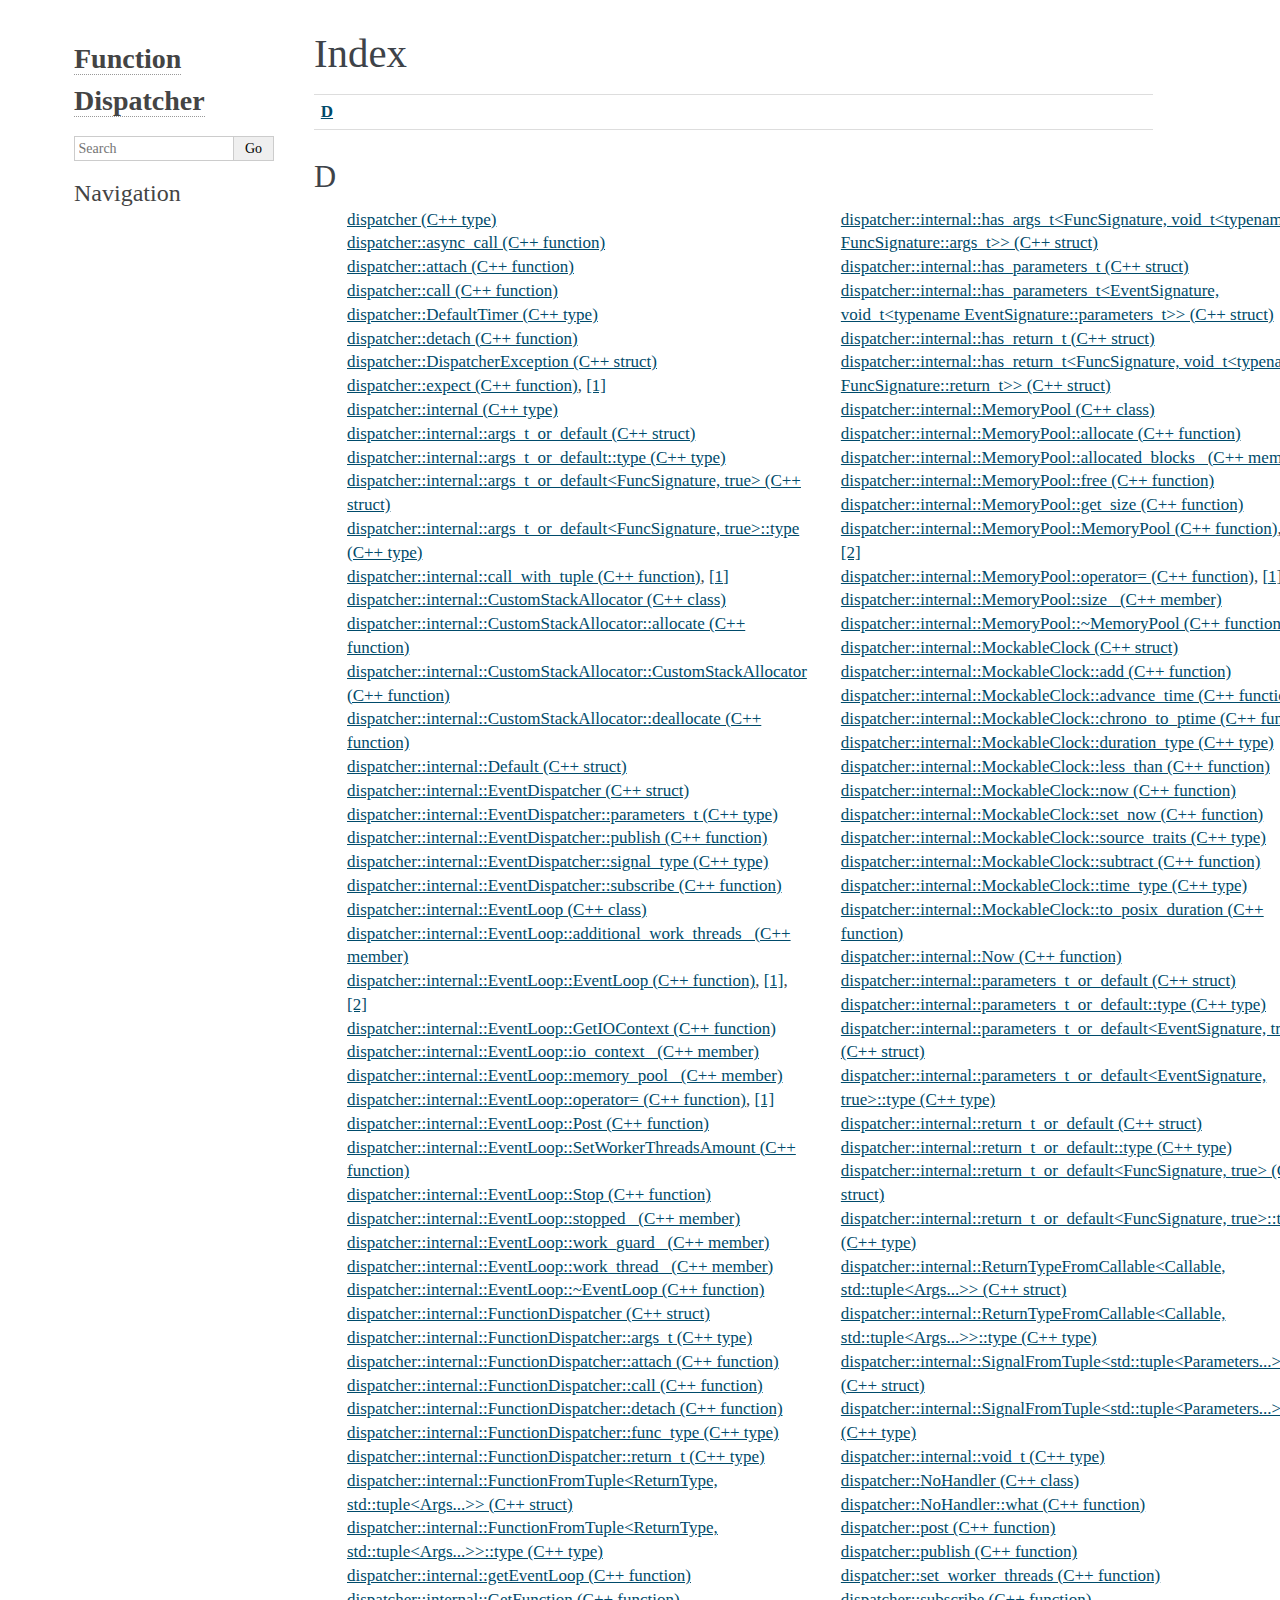
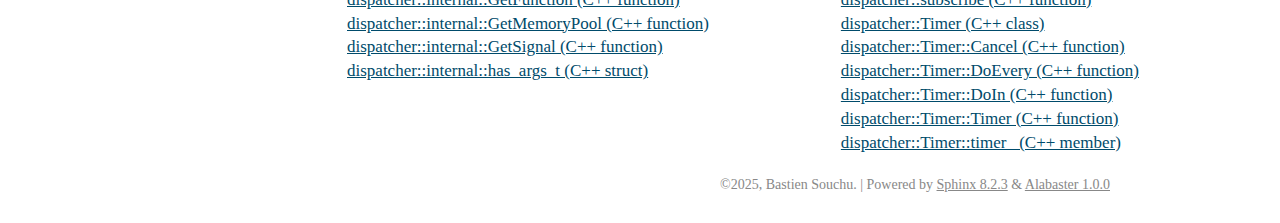
<file: genindex.html>
<!DOCTYPE html>

<html lang="en" data-content_root="./">
  <head>
    <meta charset="utf-8" />
    <meta name="viewport" content="width=device-width, initial-scale=1.0" />
    <title>Index &#8212; Function Dispatcher 0.1 documentation</title>
    <link rel="stylesheet" type="text/css" href="_static/pygments.css?v=5ecbeea2" />
    <link rel="stylesheet" type="text/css" href="_static/basic.css?v=b08954a9" />
    <link rel="stylesheet" type="text/css" href="_static/alabaster.css?v=27fed22d" />
    <script src="_static/documentation_options.js?v=2709fde1"></script>
    <script src="_static/doctools.js?v=9bcbadda"></script>
    <script src="_static/sphinx_highlight.js?v=dc90522c"></script>
    <link rel="index" title="Index" href="#" />
    <link rel="search" title="Search" href="search.html" />
   
  <link rel="stylesheet" href="_static/custom.css" type="text/css" />
  

  
  

  </head><body>
  

    <div class="document">
      <div class="documentwrapper">
        <div class="bodywrapper">
          

          <div class="body" role="main">
            

<h1 id="index">Index</h1>

<div class="genindex-jumpbox">
 <a href="#D"><strong>D</strong></a>
 
</div>
<h2 id="D">D</h2>
<table style="width: 100%" class="indextable genindextable"><tr>
  <td style="width: 33%; vertical-align: top;"><ul>
      <li><a href="index.html#_CPPv410dispatcher">dispatcher (C++ type)</a>
</li>
      <li><a href="index.html#_CPPv4I00DpEN10dispatcher10async_callEDaDpRR4Args">dispatcher::async_call (C++ function)</a>
</li>
      <li><a href="index.html#_CPPv4I00EN10dispatcher6attachEvRR8Callable">dispatcher::attach (C++ function)</a>
</li>
      <li><a href="index.html#_CPPv4I0DpEN10dispatcher4callEDaDpRR4Args">dispatcher::call (C++ function)</a>
</li>
      <li><a href="index.html#_CPPv4N10dispatcher12DefaultTimerE">dispatcher::DefaultTimer (C++ type)</a>
</li>
      <li><a href="index.html#_CPPv4I0EN10dispatcher6detachEvv">dispatcher::detach (C++ function)</a>
</li>
      <li><a href="index.html#_CPPv4N10dispatcher19DispatcherExceptionE">dispatcher::DispatcherException (C++ struct)</a>
</li>
      <li><a href="index.html#_CPPv4I000EN10dispatcher6expectEN5boost6fibers6futureINSt9nullptr_tEEERR8Callable">dispatcher::expect (C++ function)</a>, <a href="index.html#_CPPv4I00EN10dispatcher6expectEN5boost6fibers6futureINSt9nullptr_tEEEv">[1]</a>
</li>
      <li><a href="index.html#_CPPv4N10dispatcher8internalE">dispatcher::internal (C++ type)</a>
</li>
      <li><a href="index.html#_CPPv4I0_bEN10dispatcher8internal17args_t_or_defaultE">dispatcher::internal::args_t_or_default (C++ struct)</a>
</li>
      <li><a href="index.html#_CPPv4N10dispatcher8internal17args_t_or_default4typeE">dispatcher::internal::args_t_or_default::type (C++ type)</a>
</li>
      <li><a href="index.html#_CPPv4I0EN10dispatcher8internal17args_t_or_defaultI13FuncSignatureXL1EEEE">dispatcher::internal::args_t_or_default&lt;FuncSignature, true&gt; (C++ struct)</a>
</li>
      <li><a href="index.html#_CPPv4N10dispatcher8internal17args_t_or_defaultI13FuncSignatureXL1EEE4typeE">dispatcher::internal::args_t_or_default&lt;FuncSignature, true&gt;::type (C++ type)</a>
</li>
      <li><a href="index.html#_CPPv4I00EN10dispatcher8internal15call_with_tupleEDaRR1FRR5Tuple">dispatcher::internal::call_with_tuple (C++ function)</a>, <a href="index.html#_CPPv4I00_DpNSt6size_tEEN10dispatcher8internal15call_with_tupleEDaRR1FRR5TupleNSt14index_sequenceIDp2IsEE">[1]</a>
</li>
      <li><a href="index.html#_CPPv4N10dispatcher8internal20CustomStackAllocatorE">dispatcher::internal::CustomStackAllocator (C++ class)</a>
</li>
      <li><a href="index.html#_CPPv4N10dispatcher8internal20CustomStackAllocator8allocateEv">dispatcher::internal::CustomStackAllocator::allocate (C++ function)</a>
</li>
      <li><a href="index.html#_CPPv4N10dispatcher8internal20CustomStackAllocator20CustomStackAllocatorEv">dispatcher::internal::CustomStackAllocator::CustomStackAllocator (C++ function)</a>
</li>
      <li><a href="index.html#_CPPv4N10dispatcher8internal20CustomStackAllocator10deallocateERN5boost7context13stack_contextE">dispatcher::internal::CustomStackAllocator::deallocate (C++ function)</a>
</li>
      <li><a href="index.html#_CPPv4N10dispatcher8internal7DefaultE">dispatcher::internal::Default (C++ struct)</a>
</li>
      <li><a href="index.html#_CPPv4I00EN10dispatcher8internal15EventDispatcherE">dispatcher::internal::EventDispatcher (C++ struct)</a>
</li>
      <li><a href="index.html#_CPPv4N10dispatcher8internal15EventDispatcher12parameters_tE">dispatcher::internal::EventDispatcher::parameters_t (C++ type)</a>
</li>
      <li><a href="index.html#_CPPv4IDpEN10dispatcher8internal15EventDispatcher7publishEvDpRR10Parameters">dispatcher::internal::EventDispatcher::publish (C++ function)</a>
</li>
      <li><a href="index.html#_CPPv4N10dispatcher8internal15EventDispatcher11signal_typeE">dispatcher::internal::EventDispatcher::signal_type (C++ type)</a>
</li>
      <li><a href="index.html#_CPPv4I0EN10dispatcher8internal15EventDispatcher9subscribeEN5boost8signals210connectionERR8Callable">dispatcher::internal::EventDispatcher::subscribe (C++ function)</a>
</li>
      <li><a href="index.html#_CPPv4I0EN10dispatcher8internal9EventLoopE">dispatcher::internal::EventLoop (C++ class)</a>
</li>
      <li><a href="index.html#_CPPv4N10dispatcher8internal9EventLoop24additional_work_threads_E">dispatcher::internal::EventLoop::additional_work_threads_ (C++ member)</a>
</li>
      <li><a href="index.html#_CPPv4N10dispatcher8internal9EventLoop9EventLoopERK9EventLoop">dispatcher::internal::EventLoop::EventLoop (C++ function)</a>, <a href="index.html#_CPPv4N10dispatcher8internal9EventLoop9EventLoopERR9EventLoop">[1]</a>, <a href="index.html#_CPPv4N10dispatcher8internal9EventLoop9EventLoopEv">[2]</a>
</li>
      <li><a href="index.html#_CPPv4N10dispatcher8internal9EventLoop12GetIOContextEv">dispatcher::internal::EventLoop::GetIOContext (C++ function)</a>
</li>
      <li><a href="index.html#_CPPv4N10dispatcher8internal9EventLoop11io_context_E">dispatcher::internal::EventLoop::io_context_ (C++ member)</a>
</li>
      <li><a href="index.html#_CPPv4N10dispatcher8internal9EventLoop12memory_pool_E">dispatcher::internal::EventLoop::memory_pool_ (C++ member)</a>
</li>
      <li><a href="index.html#_CPPv4N10dispatcher8internal9EventLoopaSERK9EventLoop">dispatcher::internal::EventLoop::operator= (C++ function)</a>, <a href="index.html#_CPPv4N10dispatcher8internal9EventLoopaSERR9EventLoop">[1]</a>
</li>
      <li><a href="index.html#_CPPv4I0EN10dispatcher8internal9EventLoop4PostEvRR1T">dispatcher::internal::EventLoop::Post (C++ function)</a>
</li>
      <li><a href="index.html#_CPPv4N10dispatcher8internal9EventLoop22SetWorkerThreadsAmountEi">dispatcher::internal::EventLoop::SetWorkerThreadsAmount (C++ function)</a>
</li>
      <li><a href="index.html#_CPPv4N10dispatcher8internal9EventLoop4StopEv">dispatcher::internal::EventLoop::Stop (C++ function)</a>
</li>
      <li><a href="index.html#_CPPv4N10dispatcher8internal9EventLoop8stopped_E">dispatcher::internal::EventLoop::stopped_ (C++ member)</a>
</li>
      <li><a href="index.html#_CPPv4N10dispatcher8internal9EventLoop11work_guard_E">dispatcher::internal::EventLoop::work_guard_ (C++ member)</a>
</li>
      <li><a href="index.html#_CPPv4N10dispatcher8internal9EventLoop12work_thread_E">dispatcher::internal::EventLoop::work_thread_ (C++ member)</a>
</li>
      <li><a href="index.html#_CPPv4N10dispatcher8internal9EventLoopD0Ev">dispatcher::internal::EventLoop::~EventLoop (C++ function)</a>
</li>
      <li><a href="index.html#_CPPv4I0EN10dispatcher8internal18FunctionDispatcherE">dispatcher::internal::FunctionDispatcher (C++ struct)</a>
</li>
      <li><a href="index.html#_CPPv4N10dispatcher8internal18FunctionDispatcher6args_tE">dispatcher::internal::FunctionDispatcher::args_t (C++ type)</a>
</li>
      <li><a href="index.html#_CPPv4I0EN10dispatcher8internal18FunctionDispatcher6attachEvRR8Callable">dispatcher::internal::FunctionDispatcher::attach (C++ function)</a>
</li>
      <li><a href="index.html#_CPPv4IDpEN10dispatcher8internal18FunctionDispatcher4callEDaDpRR4Args">dispatcher::internal::FunctionDispatcher::call (C++ function)</a>
</li>
      <li><a href="index.html#_CPPv4N10dispatcher8internal18FunctionDispatcher6detachEv">dispatcher::internal::FunctionDispatcher::detach (C++ function)</a>
</li>
      <li><a href="index.html#_CPPv4N10dispatcher8internal18FunctionDispatcher9func_typeE">dispatcher::internal::FunctionDispatcher::func_type (C++ type)</a>
</li>
      <li><a href="index.html#_CPPv4N10dispatcher8internal18FunctionDispatcher8return_tE">dispatcher::internal::FunctionDispatcher::return_t (C++ type)</a>
</li>
      <li><a href="index.html#_CPPv4I0DpEN10dispatcher8internal17FunctionFromTupleI10ReturnTypeNSt5tupleIDp4ArgsEEEE">dispatcher::internal::FunctionFromTuple&lt;ReturnType, std::tuple&lt;Args...&gt;&gt; (C++ struct)</a>
</li>
      <li><a href="index.html#_CPPv4N10dispatcher8internal17FunctionFromTupleI10ReturnTypeNSt5tupleIDp4ArgsEEE4typeE">dispatcher::internal::FunctionFromTuple&lt;ReturnType, std::tuple&lt;Args...&gt;&gt;::type (C++ type)</a>
</li>
      <li><a href="index.html#_CPPv4I0EN10dispatcher8internal12getEventLoopER9EventLoopI7NetworkEv">dispatcher::internal::getEventLoop (C++ function)</a>
</li>
      <li><a href="index.html#_CPPv4I00EN10dispatcher8internal11GetFunctionER9func_typev">dispatcher::internal::GetFunction (C++ function)</a>
</li>
      <li><a href="index.html#_CPPv4N10dispatcher8internal13GetMemoryPoolEv">dispatcher::internal::GetMemoryPool (C++ function)</a>
</li>
      <li><a href="index.html#_CPPv4I000EN10dispatcher8internal9GetSignalER11signal_typev">dispatcher::internal::GetSignal (C++ function)</a>
</li>
      <li><a href="index.html#_CPPv4I00EN10dispatcher8internal10has_args_tE">dispatcher::internal::has_args_t (C++ struct)</a>
</li>
  </ul></td>
  <td style="width: 33%; vertical-align: top;"><ul>
      <li><a href="index.html#_CPPv4I0EN10dispatcher8internal10has_args_tI13FuncSignature6void_tIN13FuncSignature6args_tEEEE">dispatcher::internal::has_args_t&lt;FuncSignature, void_t&lt;typename FuncSignature::args_t&gt;&gt; (C++ struct)</a>
</li>
      <li><a href="index.html#_CPPv4I00EN10dispatcher8internal16has_parameters_tE">dispatcher::internal::has_parameters_t (C++ struct)</a>
</li>
      <li><a href="index.html#_CPPv4I0EN10dispatcher8internal16has_parameters_tI14EventSignature6void_tIN14EventSignature12parameters_tEEEE">dispatcher::internal::has_parameters_t&lt;EventSignature, void_t&lt;typename EventSignature::parameters_t&gt;&gt; (C++ struct)</a>
</li>
      <li><a href="index.html#_CPPv4I00EN10dispatcher8internal12has_return_tE">dispatcher::internal::has_return_t (C++ struct)</a>
</li>
      <li><a href="index.html#_CPPv4I0EN10dispatcher8internal12has_return_tI13FuncSignature6void_tIN13FuncSignature8return_tEEEE">dispatcher::internal::has_return_t&lt;FuncSignature, void_t&lt;typename FuncSignature::return_t&gt;&gt; (C++ struct)</a>
</li>
      <li><a href="index.html#_CPPv4N10dispatcher8internal10MemoryPoolE">dispatcher::internal::MemoryPool (C++ class)</a>
</li>
      <li><a href="index.html#_CPPv4N10dispatcher8internal10MemoryPool8allocateEv">dispatcher::internal::MemoryPool::allocate (C++ function)</a>
</li>
      <li><a href="index.html#_CPPv4N10dispatcher8internal10MemoryPool17allocated_blocks_E">dispatcher::internal::MemoryPool::allocated_blocks_ (C++ member)</a>
</li>
      <li><a href="index.html#_CPPv4N10dispatcher8internal10MemoryPool4freeEPv">dispatcher::internal::MemoryPool::free (C++ function)</a>
</li>
      <li><a href="index.html#_CPPv4N10dispatcher8internal10MemoryPool8get_sizeEv">dispatcher::internal::MemoryPool::get_size (C++ function)</a>
</li>
      <li><a href="index.html#_CPPv4N10dispatcher8internal10MemoryPool10MemoryPoolENSt6size_tE">dispatcher::internal::MemoryPool::MemoryPool (C++ function)</a>, <a href="index.html#_CPPv4N10dispatcher8internal10MemoryPool10MemoryPoolERK10MemoryPool">[1]</a>, <a href="index.html#_CPPv4N10dispatcher8internal10MemoryPool10MemoryPoolERR10MemoryPool">[2]</a>
</li>
      <li><a href="index.html#_CPPv4N10dispatcher8internal10MemoryPoolaSERK10MemoryPool">dispatcher::internal::MemoryPool::operator= (C++ function)</a>, <a href="index.html#_CPPv4N10dispatcher8internal10MemoryPoolaSERR10MemoryPool">[1]</a>
</li>
      <li><a href="index.html#_CPPv4N10dispatcher8internal10MemoryPool5size_E">dispatcher::internal::MemoryPool::size_ (C++ member)</a>
</li>
      <li><a href="index.html#_CPPv4N10dispatcher8internal10MemoryPoolD0Ev">dispatcher::internal::MemoryPool::~MemoryPool (C++ function)</a>
</li>
      <li><a href="index.html#_CPPv4N10dispatcher8internal13MockableClockE">dispatcher::internal::MockableClock (C++ struct)</a>
</li>
      <li><a href="index.html#_CPPv4N10dispatcher8internal13MockableClock3addE9time_type13duration_type">dispatcher::internal::MockableClock::add (C++ function)</a>
</li>
      <li><a href="index.html#_CPPv4I0EN10dispatcher8internal13MockableClock12advance_timeEvRR8Duration">dispatcher::internal::MockableClock::advance_time (C++ function)</a>
</li>
      <li><a href="index.html#_CPPv4N10dispatcher8internal13MockableClock15chrono_to_ptimeERKNSt6chrono12system_clock10time_pointE">dispatcher::internal::MockableClock::chrono_to_ptime (C++ function)</a>
</li>
      <li><a href="index.html#_CPPv4N10dispatcher8internal13MockableClock13duration_typeE">dispatcher::internal::MockableClock::duration_type (C++ type)</a>
</li>
      <li><a href="index.html#_CPPv4N10dispatcher8internal13MockableClock9less_thanE9time_type9time_type">dispatcher::internal::MockableClock::less_than (C++ function)</a>
</li>
      <li><a href="index.html#_CPPv4N10dispatcher8internal13MockableClock3nowEv">dispatcher::internal::MockableClock::now (C++ function)</a>
</li>
      <li><a href="index.html#_CPPv4N10dispatcher8internal13MockableClock7set_nowE9time_type">dispatcher::internal::MockableClock::set_now (C++ function)</a>
</li>
      <li><a href="index.html#_CPPv4N10dispatcher8internal13MockableClock13source_traitsE">dispatcher::internal::MockableClock::source_traits (C++ type)</a>
</li>
      <li><a href="index.html#_CPPv4N10dispatcher8internal13MockableClock8subtractE9time_type9time_type">dispatcher::internal::MockableClock::subtract (C++ function)</a>
</li>
      <li><a href="index.html#_CPPv4N10dispatcher8internal13MockableClock9time_typeE">dispatcher::internal::MockableClock::time_type (C++ type)</a>
</li>
      <li><a href="index.html#_CPPv4N10dispatcher8internal13MockableClock17to_posix_durationE13duration_type">dispatcher::internal::MockableClock::to_posix_duration (C++ function)</a>
</li>
      <li><a href="index.html#_CPPv4N10dispatcher8internal3NowEv">dispatcher::internal::Now (C++ function)</a>
</li>
      <li><a href="index.html#_CPPv4I0_bEN10dispatcher8internal23parameters_t_or_defaultE">dispatcher::internal::parameters_t_or_default (C++ struct)</a>
</li>
      <li><a href="index.html#_CPPv4N10dispatcher8internal23parameters_t_or_default4typeE">dispatcher::internal::parameters_t_or_default::type (C++ type)</a>
</li>
      <li><a href="index.html#_CPPv4I0EN10dispatcher8internal23parameters_t_or_defaultI14EventSignatureXL1EEEE">dispatcher::internal::parameters_t_or_default&lt;EventSignature, true&gt; (C++ struct)</a>
</li>
      <li><a href="index.html#_CPPv4N10dispatcher8internal23parameters_t_or_defaultI14EventSignatureXL1EEE4typeE">dispatcher::internal::parameters_t_or_default&lt;EventSignature, true&gt;::type (C++ type)</a>
</li>
      <li><a href="index.html#_CPPv4I0_bEN10dispatcher8internal19return_t_or_defaultE">dispatcher::internal::return_t_or_default (C++ struct)</a>
</li>
      <li><a href="index.html#_CPPv4N10dispatcher8internal19return_t_or_default4typeE">dispatcher::internal::return_t_or_default::type (C++ type)</a>
</li>
      <li><a href="index.html#_CPPv4I0EN10dispatcher8internal19return_t_or_defaultI13FuncSignatureXL1EEEE">dispatcher::internal::return_t_or_default&lt;FuncSignature, true&gt; (C++ struct)</a>
</li>
      <li><a href="index.html#_CPPv4N10dispatcher8internal19return_t_or_defaultI13FuncSignatureXL1EEE4typeE">dispatcher::internal::return_t_or_default&lt;FuncSignature, true&gt;::type (C++ type)</a>
</li>
      <li><a href="index.html#_CPPv4I0DpEN10dispatcher8internal22ReturnTypeFromCallableI8CallableNSt5tupleIDp4ArgsEEEE">dispatcher::internal::ReturnTypeFromCallable&lt;Callable, std::tuple&lt;Args...&gt;&gt; (C++ struct)</a>
</li>
      <li><a href="index.html#_CPPv4N10dispatcher8internal22ReturnTypeFromCallableI8CallableNSt5tupleIDp4ArgsEEE4typeE">dispatcher::internal::ReturnTypeFromCallable&lt;Callable, std::tuple&lt;Args...&gt;&gt;::type (C++ type)</a>
</li>
      <li><a href="index.html#_CPPv4IDpEN10dispatcher8internal15SignalFromTupleINSt5tupleIDp10ParametersEEEE">dispatcher::internal::SignalFromTuple&lt;std::tuple&lt;Parameters...&gt;&gt; (C++ struct)</a>
</li>
      <li><a href="index.html#_CPPv4N10dispatcher8internal15SignalFromTupleINSt5tupleIDp10ParametersEEE4typeE">dispatcher::internal::SignalFromTuple&lt;std::tuple&lt;Parameters...&gt;&gt;::type (C++ type)</a>
</li>
      <li><a href="index.html#_CPPv4IDpEN10dispatcher8internal6void_tE">dispatcher::internal::void_t (C++ type)</a>
</li>
      <li><a href="index.html#_CPPv4I0EN10dispatcher9NoHandlerE">dispatcher::NoHandler (C++ class)</a>
</li>
      <li><a href="index.html#_CPPv4NK10dispatcher9NoHandler4whatEv">dispatcher::NoHandler::what (C++ function)</a>
</li>
      <li><a href="index.html#_CPPv4I00EN10dispatcher4postEvRR1T">dispatcher::post (C++ function)</a>
</li>
      <li><a href="index.html#_CPPv4I00DpEN10dispatcher7publishEvDpRR10Parameters">dispatcher::publish (C++ function)</a>
</li>
      <li><a href="index.html#_CPPv4I0EN10dispatcher18set_worker_threadsEvi">dispatcher::set_worker_threads (C++ function)</a>
</li>
      <li><a href="index.html#_CPPv4I000EN10dispatcher9subscribeEN5boost8signals210connectionERR8Callable">dispatcher::subscribe (C++ function)</a>
</li>
      <li><a href="index.html#_CPPv4I0EN10dispatcher5TimerE">dispatcher::Timer (C++ class)</a>
</li>
      <li><a href="index.html#_CPPv4N10dispatcher5Timer6CancelEv">dispatcher::Timer::Cancel (C++ function)</a>
</li>
      <li><a href="index.html#_CPPv4I00EN10dispatcher5Timer7DoEveryEv8DurationRR8Callback">dispatcher::Timer::DoEvery (C++ function)</a>
</li>
      <li><a href="index.html#_CPPv4I00EN10dispatcher5Timer4DoInEv8DurationRR8Callback">dispatcher::Timer::DoIn (C++ function)</a>
</li>
      <li><a href="index.html#_CPPv4N10dispatcher5Timer5TimerEv">dispatcher::Timer::Timer (C++ function)</a>
</li>
      <li><a href="index.html#_CPPv4N10dispatcher5Timer6timer_E">dispatcher::Timer::timer_ (C++ member)</a>
</li>
  </ul></td>
</tr></table>



          </div>
          
        </div>
      </div>
      <div class="sphinxsidebar" role="navigation" aria-label="Main">
        <div class="sphinxsidebarwrapper">
<h1 class="logo"><a href="index.html">Function Dispatcher</a></h1>









<search id="searchbox" style="display: none" role="search">
    <div class="searchformwrapper">
    <form class="search" action="search.html" method="get">
      <input type="text" name="q" aria-labelledby="searchlabel" autocomplete="off" autocorrect="off" autocapitalize="off" spellcheck="false" placeholder="Search"/>
      <input type="submit" value="Go" />
    </form>
    </div>
</search>
<script>document.getElementById('searchbox').style.display = "block"</script><h3>Navigation</h3>

<div class="relations">
<h3>Related Topics</h3>
<ul>
  <li><a href="index.html">Documentation overview</a><ul>
  </ul></li>
</ul>
</div>








        </div>
      </div>
      <div class="clearer"></div>
    </div>
    <div class="footer">
      &#169;2025, Bastien Souchu.
      
      |
      Powered by <a href="https://www.sphinx-doc.org/">Sphinx 8.2.3</a>
      &amp; <a href="https://alabaster.readthedocs.io">Alabaster 1.0.0</a>
      
    </div>

    

    
  </body>
</html>
</file>
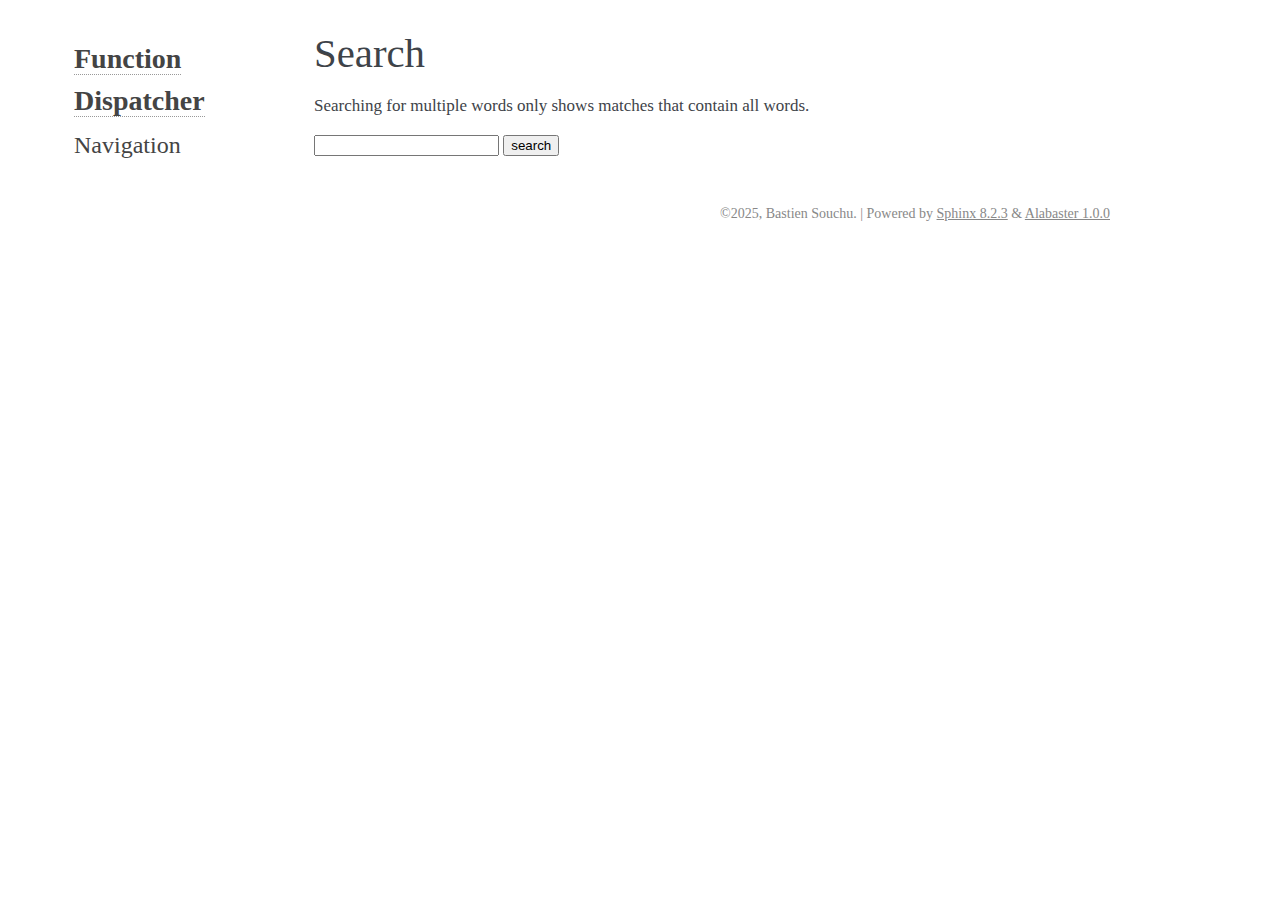
<file: search.html>
<!DOCTYPE html>

<html lang="en" data-content_root="./">
  <head>
    <meta charset="utf-8" />
    <meta name="viewport" content="width=device-width, initial-scale=1.0" />
    <title>Search &#8212; Function Dispatcher 0.1 documentation</title>
    <link rel="stylesheet" type="text/css" href="_static/pygments.css?v=5ecbeea2" />
    <link rel="stylesheet" type="text/css" href="_static/basic.css?v=b08954a9" />
    <link rel="stylesheet" type="text/css" href="_static/alabaster.css?v=27fed22d" />
    
    <script src="_static/documentation_options.js?v=2709fde1"></script>
    <script src="_static/doctools.js?v=9bcbadda"></script>
    <script src="_static/sphinx_highlight.js?v=dc90522c"></script>
    <script src="_static/searchtools.js"></script>
    <script src="_static/language_data.js"></script>
    <link rel="index" title="Index" href="genindex.html" />
    <link rel="search" title="Search" href="#" />
    <script src="searchindex.js" defer="defer"></script>
    <meta name="robots" content="noindex" />
    
   
  <link rel="stylesheet" href="_static/custom.css" type="text/css" />
  

  
  


  </head><body>
  

    <div class="document">
      <div class="documentwrapper">
        <div class="bodywrapper">
          

          <div class="body" role="main">
            
  <h1 id="search-documentation">Search</h1>
  
  <noscript>
  <div class="admonition warning">
  <p>
    Please activate JavaScript to enable the search
    functionality.
  </p>
  </div>
  </noscript>
  
  
  <p>
    Searching for multiple words only shows matches that contain
    all words.
  </p>
  
  
  <form action="" method="get">
    <input type="text" name="q" aria-labelledby="search-documentation" value="" autocomplete="off" autocorrect="off" autocapitalize="off" spellcheck="false"/>
    <input type="submit" value="search" />
    <span id="search-progress" style="padding-left: 10px"></span>
  </form>
  
  
  <div id="search-results"></div>
  

          </div>
          
        </div>
      </div>
      <div class="sphinxsidebar" role="navigation" aria-label="Main">
        <div class="sphinxsidebarwrapper">
<h1 class="logo"><a href="index.html">Function Dispatcher</a></h1>








<h3>Navigation</h3>

<div class="relations">
<h3>Related Topics</h3>
<ul>
  <li><a href="index.html">Documentation overview</a><ul>
  </ul></li>
</ul>
</div>








        </div>
      </div>
      <div class="clearer"></div>
    </div>
    <div class="footer">
      &#169;2025, Bastien Souchu.
      
      |
      Powered by <a href="https://www.sphinx-doc.org/">Sphinx 8.2.3</a>
      &amp; <a href="https://alabaster.readthedocs.io">Alabaster 1.0.0</a>
      
    </div>

    

    
  </body>
</html>
</file>
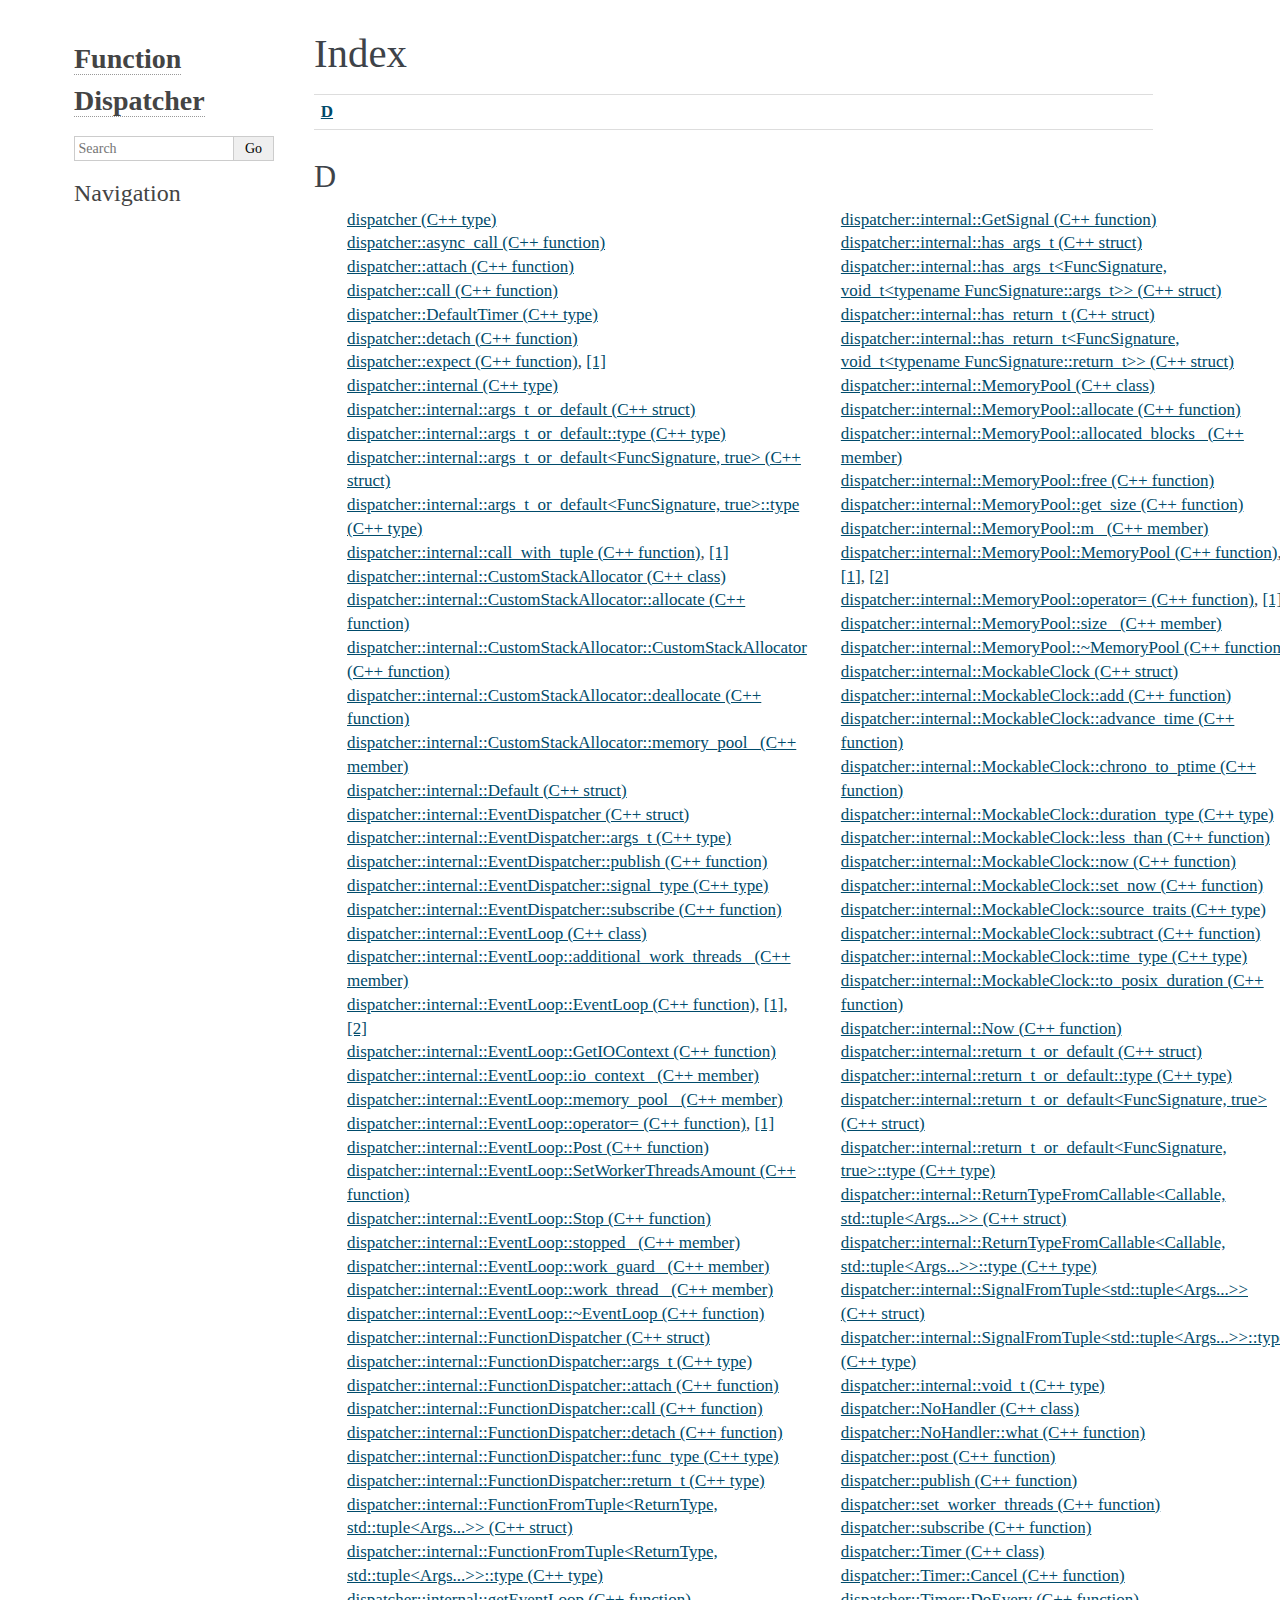
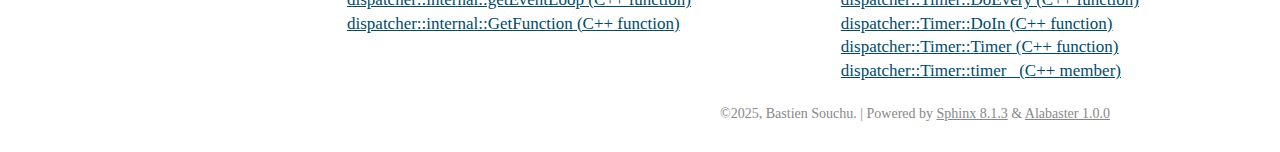
<file: docs/html/genindex.html>
<!DOCTYPE html>

<html lang="en" data-content_root="./">
  <head>
    <meta charset="utf-8" />
    <meta name="viewport" content="width=device-width, initial-scale=1.0" />
    <title>Index &#8212; Function Dispatcher 0.1 documentation</title>
    <link rel="stylesheet" type="text/css" href="_static/pygments.css?v=d1102ebc" />
    <link rel="stylesheet" type="text/css" href="_static/basic.css?v=686e5160" />
    <link rel="stylesheet" type="text/css" href="_static/alabaster.css?v=27fed22d" />
    <script src="_static/documentation_options.js?v=2709fde1"></script>
    <script src="_static/doctools.js?v=9bcbadda"></script>
    <script src="_static/sphinx_highlight.js?v=dc90522c"></script>
    <link rel="index" title="Index" href="#" />
    <link rel="search" title="Search" href="search.html" />
   
  <link rel="stylesheet" href="_static/custom.css" type="text/css" />
  

  
  

  </head><body>
  

    <div class="document">
      <div class="documentwrapper">
        <div class="bodywrapper">
          

          <div class="body" role="main">
            

<h1 id="index">Index</h1>

<div class="genindex-jumpbox">
 <a href="#D"><strong>D</strong></a>
 
</div>
<h2 id="D">D</h2>
<table style="width: 100%" class="indextable genindextable"><tr>
  <td style="width: 33%; vertical-align: top;"><ul>
      <li><a href="index.html#_CPPv410dispatcher">dispatcher (C++ type)</a>
</li>
      <li><a href="index.html#_CPPv4I00DpEN10dispatcher10async_callEDaDpRR4Args">dispatcher::async_call (C++ function)</a>
</li>
      <li><a href="index.html#_CPPv4I00EN10dispatcher6attachEvRR8Callable">dispatcher::attach (C++ function)</a>
</li>
      <li><a href="index.html#_CPPv4I0DpEN10dispatcher4callEDaDpRR4Args">dispatcher::call (C++ function)</a>
</li>
      <li><a href="index.html#_CPPv4N10dispatcher12DefaultTimerE">dispatcher::DefaultTimer (C++ type)</a>
</li>
      <li><a href="index.html#_CPPv4I0EN10dispatcher6detachEvv">dispatcher::detach (C++ function)</a>
</li>
      <li><a href="index.html#_CPPv4I000EN10dispatcher6expectEN5boost6fibers6futureINSt9nullptr_tEEERR8Callable">dispatcher::expect (C++ function)</a>, <a href="index.html#_CPPv4I00EN10dispatcher6expectEN5boost6fibers6futureINSt9nullptr_tEEEv">[1]</a>
</li>
      <li><a href="index.html#_CPPv4N10dispatcher8internalE">dispatcher::internal (C++ type)</a>
</li>
      <li><a href="index.html#_CPPv4I0_bEN10dispatcher8internal17args_t_or_defaultE">dispatcher::internal::args_t_or_default (C++ struct)</a>
</li>
      <li><a href="index.html#_CPPv4N10dispatcher8internal17args_t_or_default4typeE">dispatcher::internal::args_t_or_default::type (C++ type)</a>
</li>
      <li><a href="index.html#_CPPv4I0EN10dispatcher8internal17args_t_or_defaultI13FuncSignatureXL1EEEE">dispatcher::internal::args_t_or_default&lt;FuncSignature, true&gt; (C++ struct)</a>
</li>
      <li><a href="index.html#_CPPv4N10dispatcher8internal17args_t_or_defaultI13FuncSignatureXL1EEE4typeE">dispatcher::internal::args_t_or_default&lt;FuncSignature, true&gt;::type (C++ type)</a>
</li>
      <li><a href="index.html#_CPPv4I00EN10dispatcher8internal15call_with_tupleEDaRR1FRR5Tuple">dispatcher::internal::call_with_tuple (C++ function)</a>, <a href="index.html#_CPPv4I00_DpNSt6size_tEEN10dispatcher8internal15call_with_tupleEDaRR1FRR5TupleNSt14index_sequenceIDp2IsEE">[1]</a>
</li>
      <li><a href="index.html#_CPPv4N10dispatcher8internal20CustomStackAllocatorE">dispatcher::internal::CustomStackAllocator (C++ class)</a>
</li>
      <li><a href="index.html#_CPPv4N10dispatcher8internal20CustomStackAllocator8allocateEv">dispatcher::internal::CustomStackAllocator::allocate (C++ function)</a>
</li>
      <li><a href="index.html#_CPPv4N10dispatcher8internal20CustomStackAllocator20CustomStackAllocatorEP10MemoryPool">dispatcher::internal::CustomStackAllocator::CustomStackAllocator (C++ function)</a>
</li>
      <li><a href="index.html#_CPPv4N10dispatcher8internal20CustomStackAllocator10deallocateERN5boost7context13stack_contextE">dispatcher::internal::CustomStackAllocator::deallocate (C++ function)</a>
</li>
      <li><a href="index.html#_CPPv4N10dispatcher8internal20CustomStackAllocator12memory_pool_E">dispatcher::internal::CustomStackAllocator::memory_pool_ (C++ member)</a>
</li>
      <li><a href="index.html#_CPPv4N10dispatcher8internal7DefaultE">dispatcher::internal::Default (C++ struct)</a>
</li>
      <li><a href="index.html#_CPPv4I00EN10dispatcher8internal15EventDispatcherE">dispatcher::internal::EventDispatcher (C++ struct)</a>
</li>
      <li><a href="index.html#_CPPv4N10dispatcher8internal15EventDispatcher6args_tE">dispatcher::internal::EventDispatcher::args_t (C++ type)</a>
</li>
      <li><a href="index.html#_CPPv4IDpEN10dispatcher8internal15EventDispatcher7publishEvDpRR4Args">dispatcher::internal::EventDispatcher::publish (C++ function)</a>
</li>
      <li><a href="index.html#_CPPv4N10dispatcher8internal15EventDispatcher11signal_typeE">dispatcher::internal::EventDispatcher::signal_type (C++ type)</a>
</li>
      <li><a href="index.html#_CPPv4I0EN10dispatcher8internal15EventDispatcher9subscribeEN5boost8signals210connectionERR8Callable">dispatcher::internal::EventDispatcher::subscribe (C++ function)</a>
</li>
      <li><a href="index.html#_CPPv4I0EN10dispatcher8internal9EventLoopE">dispatcher::internal::EventLoop (C++ class)</a>
</li>
      <li><a href="index.html#_CPPv4N10dispatcher8internal9EventLoop24additional_work_threads_E">dispatcher::internal::EventLoop::additional_work_threads_ (C++ member)</a>
</li>
      <li><a href="index.html#_CPPv4N10dispatcher8internal9EventLoop9EventLoopERK9EventLoop">dispatcher::internal::EventLoop::EventLoop (C++ function)</a>, <a href="index.html#_CPPv4N10dispatcher8internal9EventLoop9EventLoopERR9EventLoop">[1]</a>, <a href="index.html#_CPPv4N10dispatcher8internal9EventLoop9EventLoopEv">[2]</a>
</li>
      <li><a href="index.html#_CPPv4N10dispatcher8internal9EventLoop12GetIOContextEv">dispatcher::internal::EventLoop::GetIOContext (C++ function)</a>
</li>
      <li><a href="index.html#_CPPv4N10dispatcher8internal9EventLoop11io_context_E">dispatcher::internal::EventLoop::io_context_ (C++ member)</a>
</li>
      <li><a href="index.html#_CPPv4N10dispatcher8internal9EventLoop12memory_pool_E">dispatcher::internal::EventLoop::memory_pool_ (C++ member)</a>
</li>
      <li><a href="index.html#_CPPv4N10dispatcher8internal9EventLoopaSERK9EventLoop">dispatcher::internal::EventLoop::operator= (C++ function)</a>, <a href="index.html#_CPPv4N10dispatcher8internal9EventLoopaSERR9EventLoop">[1]</a>
</li>
      <li><a href="index.html#_CPPv4I0EN10dispatcher8internal9EventLoop4PostEvRR1T">dispatcher::internal::EventLoop::Post (C++ function)</a>
</li>
      <li><a href="index.html#_CPPv4N10dispatcher8internal9EventLoop22SetWorkerThreadsAmountEi">dispatcher::internal::EventLoop::SetWorkerThreadsAmount (C++ function)</a>
</li>
      <li><a href="index.html#_CPPv4N10dispatcher8internal9EventLoop4StopEv">dispatcher::internal::EventLoop::Stop (C++ function)</a>
</li>
      <li><a href="index.html#_CPPv4N10dispatcher8internal9EventLoop8stopped_E">dispatcher::internal::EventLoop::stopped_ (C++ member)</a>
</li>
      <li><a href="index.html#_CPPv4N10dispatcher8internal9EventLoop11work_guard_E">dispatcher::internal::EventLoop::work_guard_ (C++ member)</a>
</li>
      <li><a href="index.html#_CPPv4N10dispatcher8internal9EventLoop12work_thread_E">dispatcher::internal::EventLoop::work_thread_ (C++ member)</a>
</li>
      <li><a href="index.html#_CPPv4N10dispatcher8internal9EventLoopD0Ev">dispatcher::internal::EventLoop::~EventLoop (C++ function)</a>
</li>
      <li><a href="index.html#_CPPv4I0EN10dispatcher8internal18FunctionDispatcherE">dispatcher::internal::FunctionDispatcher (C++ struct)</a>
</li>
      <li><a href="index.html#_CPPv4N10dispatcher8internal18FunctionDispatcher6args_tE">dispatcher::internal::FunctionDispatcher::args_t (C++ type)</a>
</li>
      <li><a href="index.html#_CPPv4I0EN10dispatcher8internal18FunctionDispatcher6attachEvRR8Callable">dispatcher::internal::FunctionDispatcher::attach (C++ function)</a>
</li>
      <li><a href="index.html#_CPPv4IDpEN10dispatcher8internal18FunctionDispatcher4callEDaDpRR4Args">dispatcher::internal::FunctionDispatcher::call (C++ function)</a>
</li>
      <li><a href="index.html#_CPPv4N10dispatcher8internal18FunctionDispatcher6detachEv">dispatcher::internal::FunctionDispatcher::detach (C++ function)</a>
</li>
      <li><a href="index.html#_CPPv4N10dispatcher8internal18FunctionDispatcher9func_typeE">dispatcher::internal::FunctionDispatcher::func_type (C++ type)</a>
</li>
      <li><a href="index.html#_CPPv4N10dispatcher8internal18FunctionDispatcher8return_tE">dispatcher::internal::FunctionDispatcher::return_t (C++ type)</a>
</li>
      <li><a href="index.html#_CPPv4I0DpEN10dispatcher8internal17FunctionFromTupleI10ReturnTypeNSt5tupleIDp4ArgsEEEE">dispatcher::internal::FunctionFromTuple&lt;ReturnType, std::tuple&lt;Args...&gt;&gt; (C++ struct)</a>
</li>
      <li><a href="index.html#_CPPv4N10dispatcher8internal17FunctionFromTupleI10ReturnTypeNSt5tupleIDp4ArgsEEE4typeE">dispatcher::internal::FunctionFromTuple&lt;ReturnType, std::tuple&lt;Args...&gt;&gt;::type (C++ type)</a>
</li>
      <li><a href="index.html#_CPPv4I0EN10dispatcher8internal12getEventLoopER9EventLoopI7NetworkEv">dispatcher::internal::getEventLoop (C++ function)</a>
</li>
      <li><a href="index.html#_CPPv4I00EN10dispatcher8internal11GetFunctionER9func_typev">dispatcher::internal::GetFunction (C++ function)</a>
</li>
  </ul></td>
  <td style="width: 33%; vertical-align: top;"><ul>
      <li><a href="index.html#_CPPv4I000EN10dispatcher8internal9GetSignalER11signal_typev">dispatcher::internal::GetSignal (C++ function)</a>
</li>
      <li><a href="index.html#_CPPv4I00EN10dispatcher8internal10has_args_tE">dispatcher::internal::has_args_t (C++ struct)</a>
</li>
      <li><a href="index.html#_CPPv4I0EN10dispatcher8internal10has_args_tI13FuncSignature6void_tIN13FuncSignature6args_tEEEE">dispatcher::internal::has_args_t&lt;FuncSignature, void_t&lt;typename FuncSignature::args_t&gt;&gt; (C++ struct)</a>
</li>
      <li><a href="index.html#_CPPv4I00EN10dispatcher8internal12has_return_tE">dispatcher::internal::has_return_t (C++ struct)</a>
</li>
      <li><a href="index.html#_CPPv4I0EN10dispatcher8internal12has_return_tI13FuncSignature6void_tIN13FuncSignature8return_tEEEE">dispatcher::internal::has_return_t&lt;FuncSignature, void_t&lt;typename FuncSignature::return_t&gt;&gt; (C++ struct)</a>
</li>
      <li><a href="index.html#_CPPv4N10dispatcher8internal10MemoryPoolE">dispatcher::internal::MemoryPool (C++ class)</a>
</li>
      <li><a href="index.html#_CPPv4N10dispatcher8internal10MemoryPool8allocateEv">dispatcher::internal::MemoryPool::allocate (C++ function)</a>
</li>
      <li><a href="index.html#_CPPv4N10dispatcher8internal10MemoryPool17allocated_blocks_E">dispatcher::internal::MemoryPool::allocated_blocks_ (C++ member)</a>
</li>
      <li><a href="index.html#_CPPv4N10dispatcher8internal10MemoryPool4freeEPv">dispatcher::internal::MemoryPool::free (C++ function)</a>
</li>
      <li><a href="index.html#_CPPv4N10dispatcher8internal10MemoryPool8get_sizeEv">dispatcher::internal::MemoryPool::get_size (C++ function)</a>
</li>
      <li><a href="index.html#_CPPv4N10dispatcher8internal10MemoryPool2m_E">dispatcher::internal::MemoryPool::m_ (C++ member)</a>
</li>
      <li><a href="index.html#_CPPv4N10dispatcher8internal10MemoryPool10MemoryPoolENSt6size_tE">dispatcher::internal::MemoryPool::MemoryPool (C++ function)</a>, <a href="index.html#_CPPv4N10dispatcher8internal10MemoryPool10MemoryPoolERK10MemoryPool">[1]</a>, <a href="index.html#_CPPv4N10dispatcher8internal10MemoryPool10MemoryPoolERR10MemoryPool">[2]</a>
</li>
      <li><a href="index.html#_CPPv4N10dispatcher8internal10MemoryPoolaSERK10MemoryPool">dispatcher::internal::MemoryPool::operator= (C++ function)</a>, <a href="index.html#_CPPv4N10dispatcher8internal10MemoryPoolaSERR10MemoryPool">[1]</a>
</li>
      <li><a href="index.html#_CPPv4N10dispatcher8internal10MemoryPool5size_E">dispatcher::internal::MemoryPool::size_ (C++ member)</a>
</li>
      <li><a href="index.html#_CPPv4N10dispatcher8internal10MemoryPoolD0Ev">dispatcher::internal::MemoryPool::~MemoryPool (C++ function)</a>
</li>
      <li><a href="index.html#_CPPv4N10dispatcher8internal13MockableClockE">dispatcher::internal::MockableClock (C++ struct)</a>
</li>
      <li><a href="index.html#_CPPv4N10dispatcher8internal13MockableClock3addE9time_type13duration_type">dispatcher::internal::MockableClock::add (C++ function)</a>
</li>
      <li><a href="index.html#_CPPv4I0EN10dispatcher8internal13MockableClock12advance_timeEvRR8Duration">dispatcher::internal::MockableClock::advance_time (C++ function)</a>
</li>
      <li><a href="index.html#_CPPv4N10dispatcher8internal13MockableClock15chrono_to_ptimeERKNSt6chrono12system_clock10time_pointE">dispatcher::internal::MockableClock::chrono_to_ptime (C++ function)</a>
</li>
      <li><a href="index.html#_CPPv4N10dispatcher8internal13MockableClock13duration_typeE">dispatcher::internal::MockableClock::duration_type (C++ type)</a>
</li>
      <li><a href="index.html#_CPPv4N10dispatcher8internal13MockableClock9less_thanE9time_type9time_type">dispatcher::internal::MockableClock::less_than (C++ function)</a>
</li>
      <li><a href="index.html#_CPPv4N10dispatcher8internal13MockableClock3nowEv">dispatcher::internal::MockableClock::now (C++ function)</a>
</li>
      <li><a href="index.html#_CPPv4N10dispatcher8internal13MockableClock7set_nowE9time_type">dispatcher::internal::MockableClock::set_now (C++ function)</a>
</li>
      <li><a href="index.html#_CPPv4N10dispatcher8internal13MockableClock13source_traitsE">dispatcher::internal::MockableClock::source_traits (C++ type)</a>
</li>
      <li><a href="index.html#_CPPv4N10dispatcher8internal13MockableClock8subtractE9time_type9time_type">dispatcher::internal::MockableClock::subtract (C++ function)</a>
</li>
      <li><a href="index.html#_CPPv4N10dispatcher8internal13MockableClock9time_typeE">dispatcher::internal::MockableClock::time_type (C++ type)</a>
</li>
      <li><a href="index.html#_CPPv4N10dispatcher8internal13MockableClock17to_posix_durationE13duration_type">dispatcher::internal::MockableClock::to_posix_duration (C++ function)</a>
</li>
      <li><a href="index.html#_CPPv4N10dispatcher8internal3NowEv">dispatcher::internal::Now (C++ function)</a>
</li>
      <li><a href="index.html#_CPPv4I0_bEN10dispatcher8internal19return_t_or_defaultE">dispatcher::internal::return_t_or_default (C++ struct)</a>
</li>
      <li><a href="index.html#_CPPv4N10dispatcher8internal19return_t_or_default4typeE">dispatcher::internal::return_t_or_default::type (C++ type)</a>
</li>
      <li><a href="index.html#_CPPv4I0EN10dispatcher8internal19return_t_or_defaultI13FuncSignatureXL1EEEE">dispatcher::internal::return_t_or_default&lt;FuncSignature, true&gt; (C++ struct)</a>
</li>
      <li><a href="index.html#_CPPv4N10dispatcher8internal19return_t_or_defaultI13FuncSignatureXL1EEE4typeE">dispatcher::internal::return_t_or_default&lt;FuncSignature, true&gt;::type (C++ type)</a>
</li>
      <li><a href="index.html#_CPPv4I0DpEN10dispatcher8internal22ReturnTypeFromCallableI8CallableNSt5tupleIDp4ArgsEEEE">dispatcher::internal::ReturnTypeFromCallable&lt;Callable, std::tuple&lt;Args...&gt;&gt; (C++ struct)</a>
</li>
      <li><a href="index.html#_CPPv4N10dispatcher8internal22ReturnTypeFromCallableI8CallableNSt5tupleIDp4ArgsEEE4typeE">dispatcher::internal::ReturnTypeFromCallable&lt;Callable, std::tuple&lt;Args...&gt;&gt;::type (C++ type)</a>
</li>
      <li><a href="index.html#_CPPv4IDpEN10dispatcher8internal15SignalFromTupleINSt5tupleIDp4ArgsEEEE">dispatcher::internal::SignalFromTuple&lt;std::tuple&lt;Args...&gt;&gt; (C++ struct)</a>
</li>
      <li><a href="index.html#_CPPv4N10dispatcher8internal15SignalFromTupleINSt5tupleIDp4ArgsEEE4typeE">dispatcher::internal::SignalFromTuple&lt;std::tuple&lt;Args...&gt;&gt;::type (C++ type)</a>
</li>
      <li><a href="index.html#_CPPv4IDpEN10dispatcher8internal6void_tE">dispatcher::internal::void_t (C++ type)</a>
</li>
      <li><a href="index.html#_CPPv4I0EN10dispatcher9NoHandlerE">dispatcher::NoHandler (C++ class)</a>
</li>
      <li><a href="index.html#_CPPv4NK10dispatcher9NoHandler4whatEv">dispatcher::NoHandler::what (C++ function)</a>
</li>
      <li><a href="index.html#_CPPv4I00EN10dispatcher4postEvRR1T">dispatcher::post (C++ function)</a>
</li>
      <li><a href="index.html#_CPPv4I00DpEN10dispatcher7publishEvDpRR4Args">dispatcher::publish (C++ function)</a>
</li>
      <li><a href="index.html#_CPPv4I0EN10dispatcher18set_worker_threadsEvi">dispatcher::set_worker_threads (C++ function)</a>
</li>
      <li><a href="index.html#_CPPv4I000EN10dispatcher9subscribeEN5boost8signals210connectionERR8Callable">dispatcher::subscribe (C++ function)</a>
</li>
      <li><a href="index.html#_CPPv4I0EN10dispatcher5TimerE">dispatcher::Timer (C++ class)</a>
</li>
      <li><a href="index.html#_CPPv4N10dispatcher5Timer6CancelEv">dispatcher::Timer::Cancel (C++ function)</a>
</li>
      <li><a href="index.html#_CPPv4I00EN10dispatcher5Timer7DoEveryEv8DurationRR8Callback">dispatcher::Timer::DoEvery (C++ function)</a>
</li>
      <li><a href="index.html#_CPPv4I00EN10dispatcher5Timer4DoInEv8DurationRR8Callback">dispatcher::Timer::DoIn (C++ function)</a>
</li>
      <li><a href="index.html#_CPPv4N10dispatcher5Timer5TimerEv">dispatcher::Timer::Timer (C++ function)</a>
</li>
      <li><a href="index.html#_CPPv4N10dispatcher5Timer6timer_E">dispatcher::Timer::timer_ (C++ member)</a>
</li>
  </ul></td>
</tr></table>



          </div>
          
        </div>
      </div>
      <div class="sphinxsidebar" role="navigation" aria-label="Main">
        <div class="sphinxsidebarwrapper">
<h1 class="logo"><a href="index.html">Function Dispatcher</a></h1>









<search id="searchbox" style="display: none" role="search">
    <div class="searchformwrapper">
    <form class="search" action="search.html" method="get">
      <input type="text" name="q" aria-labelledby="searchlabel" autocomplete="off" autocorrect="off" autocapitalize="off" spellcheck="false" placeholder="Search"/>
      <input type="submit" value="Go" />
    </form>
    </div>
</search>
<script>document.getElementById('searchbox').style.display = "block"</script><h3>Navigation</h3>

<div class="relations">
<h3>Related Topics</h3>
<ul>
  <li><a href="index.html">Documentation overview</a><ul>
  </ul></li>
</ul>
</div>








        </div>
      </div>
      <div class="clearer"></div>
    </div>
    <div class="footer">
      &#169;2025, Bastien Souchu.
      
      |
      Powered by <a href="https://www.sphinx-doc.org/">Sphinx 8.1.3</a>
      &amp; <a href="https://alabaster.readthedocs.io">Alabaster 1.0.0</a>
      
    </div>

    

    
  </body>
</html>
</file>
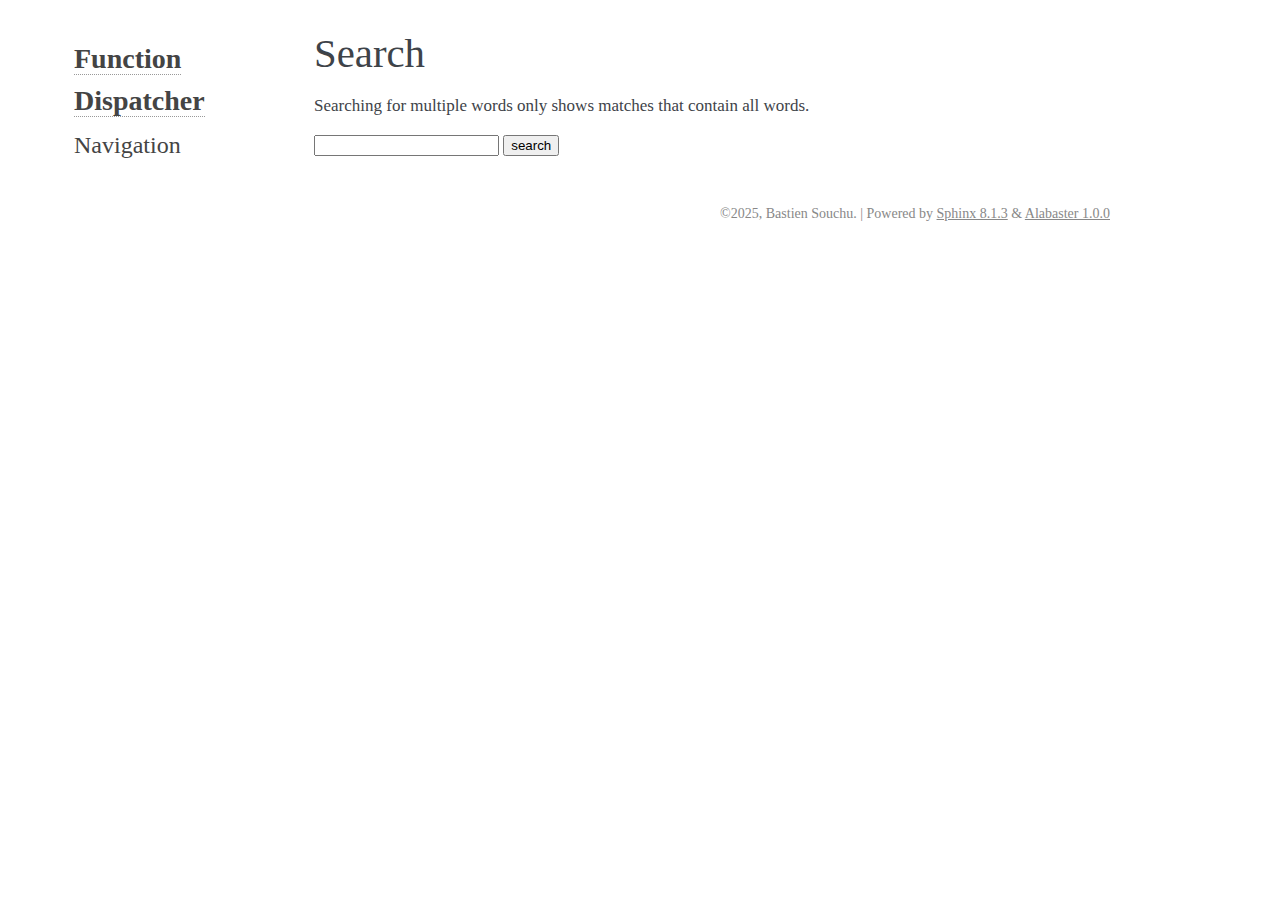
<file: docs/html/search.html>
<!DOCTYPE html>

<html lang="en" data-content_root="./">
  <head>
    <meta charset="utf-8" />
    <meta name="viewport" content="width=device-width, initial-scale=1.0" />
    <title>Search &#8212; Function Dispatcher 0.1 documentation</title>
    <link rel="stylesheet" type="text/css" href="_static/pygments.css?v=d1102ebc" />
    <link rel="stylesheet" type="text/css" href="_static/basic.css?v=686e5160" />
    <link rel="stylesheet" type="text/css" href="_static/alabaster.css?v=27fed22d" />
    
    <script src="_static/documentation_options.js?v=2709fde1"></script>
    <script src="_static/doctools.js?v=9bcbadda"></script>
    <script src="_static/sphinx_highlight.js?v=dc90522c"></script>
    <script src="_static/searchtools.js"></script>
    <script src="_static/language_data.js"></script>
    <link rel="index" title="Index" href="genindex.html" />
    <link rel="search" title="Search" href="#" />
    <script src="searchindex.js" defer="defer"></script>
    <meta name="robots" content="noindex" />
    
   
  <link rel="stylesheet" href="_static/custom.css" type="text/css" />
  

  
  


  </head><body>
  

    <div class="document">
      <div class="documentwrapper">
        <div class="bodywrapper">
          

          <div class="body" role="main">
            
  <h1 id="search-documentation">Search</h1>
  
  <noscript>
  <div class="admonition warning">
  <p>
    Please activate JavaScript to enable the search
    functionality.
  </p>
  </div>
  </noscript>
  
  
  <p>
    Searching for multiple words only shows matches that contain
    all words.
  </p>
  
  
  <form action="" method="get">
    <input type="text" name="q" aria-labelledby="search-documentation" value="" autocomplete="off" autocorrect="off" autocapitalize="off" spellcheck="false"/>
    <input type="submit" value="search" />
    <span id="search-progress" style="padding-left: 10px"></span>
  </form>
  
  
  <div id="search-results"></div>
  

          </div>
          
        </div>
      </div>
      <div class="sphinxsidebar" role="navigation" aria-label="Main">
        <div class="sphinxsidebarwrapper">
<h1 class="logo"><a href="index.html">Function Dispatcher</a></h1>








<h3>Navigation</h3>

<div class="relations">
<h3>Related Topics</h3>
<ul>
  <li><a href="index.html">Documentation overview</a><ul>
  </ul></li>
</ul>
</div>








        </div>
      </div>
      <div class="clearer"></div>
    </div>
    <div class="footer">
      &#169;2025, Bastien Souchu.
      
      |
      Powered by <a href="https://www.sphinx-doc.org/">Sphinx 8.1.3</a>
      &amp; <a href="https://alabaster.readthedocs.io">Alabaster 1.0.0</a>
      
    </div>

    

    
  </body>
</html>
</file>
<file: _static/pygments.css>
pre { line-height: 125%; }
td.linenos .normal { color: inherit; background-color: transparent; padding-left: 5px; padding-right: 5px; }
span.linenos { color: inherit; background-color: transparent; padding-left: 5px; padding-right: 5px; }
td.linenos .special { color: #000000; background-color: #ffffc0; padding-left: 5px; padding-right: 5px; }
span.linenos.special { color: #000000; background-color: #ffffc0; padding-left: 5px; padding-right: 5px; }
.highlight .hll { background-color: #ffffcc }
.highlight { background: #f8f8f8; }
.highlight .c { color: #8F5902; font-style: italic } /* Comment */
.highlight .err { color: #A40000; border: 1px solid #EF2929 } /* Error */
.highlight .g { color: #000 } /* Generic */
.highlight .k { color: #004461; font-weight: bold } /* Keyword */
.highlight .l { color: #000 } /* Literal */
.highlight .n { color: #000 } /* Name */
.highlight .o { color: #582800 } /* Operator */
.highlight .x { color: #000 } /* Other */
.highlight .p { color: #000; font-weight: bold } /* Punctuation */
.highlight .ch { color: #8F5902; font-style: italic } /* Comment.Hashbang */
.highlight .cm { color: #8F5902; font-style: italic } /* Comment.Multiline */
.highlight .cp { color: #8F5902 } /* Comment.Preproc */
.highlight .cpf { color: #8F5902; font-style: italic } /* Comment.PreprocFile */
.highlight .c1 { color: #8F5902; font-style: italic } /* Comment.Single */
.highlight .cs { color: #8F5902; font-style: italic } /* Comment.Special */
.highlight .gd { color: #A40000 } /* Generic.Deleted */
.highlight .ge { color: #000; font-style: italic } /* Generic.Emph */
.highlight .ges { color: #000 } /* Generic.EmphStrong */
.highlight .gr { color: #EF2929 } /* Generic.Error */
.highlight .gh { color: #000080; font-weight: bold } /* Generic.Heading */
.highlight .gi { color: #00A000 } /* Generic.Inserted */
.highlight .go { color: #888 } /* Generic.Output */
.highlight .gp { color: #745334 } /* Generic.Prompt */
.highlight .gs { color: #000; font-weight: bold } /* Generic.Strong */
.highlight .gu { color: #800080; font-weight: bold } /* Generic.Subheading */
.highlight .gt { color: #A40000; font-weight: bold } /* Generic.Traceback */
.highlight .kc { color: #004461; font-weight: bold } /* Keyword.Constant */
.highlight .kd { color: #004461; font-weight: bold } /* Keyword.Declaration */
.highlight .kn { color: #004461; font-weight: bold } /* Keyword.Namespace */
.highlight .kp { color: #004461; font-weight: bold } /* Keyword.Pseudo */
.highlight .kr { color: #004461; font-weight: bold } /* Keyword.Reserved */
.highlight .kt { color: #004461; font-weight: bold } /* Keyword.Type */
.highlight .ld { color: #000 } /* Literal.Date */
.highlight .m { color: #900 } /* Literal.Number */
.highlight .s { color: #4E9A06 } /* Literal.String */
.highlight .na { color: #C4A000 } /* Name.Attribute */
.highlight .nb { color: #004461 } /* Name.Builtin */
.highlight .nc { color: #000 } /* Name.Class */
.highlight .no { color: #000 } /* Name.Constant */
.highlight .nd { color: #888 } /* Name.Decorator */
.highlight .ni { color: #CE5C00 } /* Name.Entity */
.highlight .ne { color: #C00; font-weight: bold } /* Name.Exception */
.highlight .nf { color: #000 } /* Name.Function */
.highlight .nl { color: #F57900 } /* Name.Label */
.highlight .nn { color: #000 } /* Name.Namespace */
.highlight .nx { color: #000 } /* Name.Other */
.highlight .py { color: #000 } /* Name.Property */
.highlight .nt { color: #004461; font-weight: bold } /* Name.Tag */
.highlight .nv { color: #000 } /* Name.Variable */
.highlight .ow { color: #004461; font-weight: bold } /* Operator.Word */
.highlight .pm { color: #000; font-weight: bold } /* Punctuation.Marker */
.highlight .w { color: #F8F8F8 } /* Text.Whitespace */
.highlight .mb { color: #900 } /* Literal.Number.Bin */
.highlight .mf { color: #900 } /* Literal.Number.Float */
.highlight .mh { color: #900 } /* Literal.Number.Hex */
.highlight .mi { color: #900 } /* Literal.Number.Integer */
.highlight .mo { color: #900 } /* Literal.Number.Oct */
.highlight .sa { color: #4E9A06 } /* Literal.String.Affix */
.highlight .sb { color: #4E9A06 } /* Literal.String.Backtick */
.highlight .sc { color: #4E9A06 } /* Literal.String.Char */
.highlight .dl { color: #4E9A06 } /* Literal.String.Delimiter */
.highlight .sd { color: #8F5902; font-style: italic } /* Literal.String.Doc */
.highlight .s2 { color: #4E9A06 } /* Literal.String.Double */
.highlight .se { color: #4E9A06 } /* Literal.String.Escape */
.highlight .sh { color: #4E9A06 } /* Literal.String.Heredoc */
.highlight .si { color: #4E9A06 } /* Literal.String.Interpol */
.highlight .sx { color: #4E9A06 } /* Literal.String.Other */
.highlight .sr { color: #4E9A06 } /* Literal.String.Regex */
.highlight .s1 { color: #4E9A06 } /* Literal.String.Single */
.highlight .ss { color: #4E9A06 } /* Literal.String.Symbol */
.highlight .bp { color: #3465A4 } /* Name.Builtin.Pseudo */
.highlight .fm { color: #000 } /* Name.Function.Magic */
.highlight .vc { color: #000 } /* Name.Variable.Class */
.highlight .vg { color: #000 } /* Name.Variable.Global */
.highlight .vi { color: #000 } /* Name.Variable.Instance */
.highlight .vm { color: #000 } /* Name.Variable.Magic */
.highlight .il { color: #900 } /* Literal.Number.Integer.Long */
</file>
<file: _static/basic.css>
/*
 * Sphinx stylesheet -- basic theme.
 */

/* -- main layout ----------------------------------------------------------- */

div.clearer {
    clear: both;
}

div.section::after {
    display: block;
    content: '';
    clear: left;
}

/* -- relbar ---------------------------------------------------------------- */

div.related {
    width: 100%;
    font-size: 90%;
}

div.related h3 {
    display: none;
}

div.related ul {
    margin: 0;
    padding: 0 0 0 10px;
    list-style: none;
}

div.related li {
    display: inline;
}

div.related li.right {
    float: right;
    margin-right: 5px;
}

/* -- sidebar --------------------------------------------------------------- */

div.sphinxsidebarwrapper {
    padding: 10px 5px 0 10px;
}

div.sphinxsidebar {
    float: left;
    width: 230px;
    margin-left: -100%;
    font-size: 90%;
    word-wrap: break-word;
    overflow-wrap : break-word;
}

div.sphinxsidebar ul {
    list-style: none;
}

div.sphinxsidebar ul ul,
div.sphinxsidebar ul.want-points {
    margin-left: 20px;
    list-style: square;
}

div.sphinxsidebar ul ul {
    margin-top: 0;
    margin-bottom: 0;
}

div.sphinxsidebar form {
    margin-top: 10px;
}

div.sphinxsidebar input {
    border: 1px solid #98dbcc;
    font-family: sans-serif;
    font-size: 1em;
}

div.sphinxsidebar #searchbox form.search {
    overflow: hidden;
}

div.sphinxsidebar #searchbox input[type="text"] {
    float: left;
    width: 80%;
    padding: 0.25em;
    box-sizing: border-box;
}

div.sphinxsidebar #searchbox input[type="submit"] {
    float: left;
    width: 20%;
    border-left: none;
    padding: 0.25em;
    box-sizing: border-box;
}


img {
    border: 0;
    max-width: 100%;
}

/* -- search page ----------------------------------------------------------- */

ul.search {
    margin-top: 10px;
}

ul.search li {
    padding: 5px 0;
}

ul.search li a {
    font-weight: bold;
}

ul.search li p.context {
    color: #888;
    margin: 2px 0 0 30px;
    text-align: left;
}

ul.keywordmatches li.goodmatch a {
    font-weight: bold;
}

/* -- index page ------------------------------------------------------------ */

table.contentstable {
    width: 90%;
    margin-left: auto;
    margin-right: auto;
}

table.contentstable p.biglink {
    line-height: 150%;
}

a.biglink {
    font-size: 1.3em;
}

span.linkdescr {
    font-style: italic;
    padding-top: 5px;
    font-size: 90%;
}

/* -- general index --------------------------------------------------------- */

table.indextable {
    width: 100%;
}

table.indextable td {
    text-align: left;
    vertical-align: top;
}

table.indextable ul {
    margin-top: 0;
    margin-bottom: 0;
    list-style-type: none;
}

table.indextable > tbody > tr > td > ul {
    padding-left: 0em;
}

table.indextable tr.pcap {
    height: 10px;
}

table.indextable tr.cap {
    margin-top: 10px;
    background-color: #f2f2f2;
}

img.toggler {
    margin-right: 3px;
    margin-top: 3px;
    cursor: pointer;
}

div.modindex-jumpbox {
    border-top: 1px solid #ddd;
    border-bottom: 1px solid #ddd;
    margin: 1em 0 1em 0;
    padding: 0.4em;
}

div.genindex-jumpbox {
    border-top: 1px solid #ddd;
    border-bottom: 1px solid #ddd;
    margin: 1em 0 1em 0;
    padding: 0.4em;
}

/* -- domain module index --------------------------------------------------- */

table.modindextable td {
    padding: 2px;
    border-collapse: collapse;
}

/* -- general body styles --------------------------------------------------- */

div.body {
    min-width: inherit;
    max-width: 800px;
}

div.body p, div.body dd, div.body li, div.body blockquote {
    -moz-hyphens: auto;
    -ms-hyphens: auto;
    -webkit-hyphens: auto;
    hyphens: auto;
}

a.headerlink {
    visibility: hidden;
}

a:visited {
    color: #551A8B;
}

h1:hover > a.headerlink,
h2:hover > a.headerlink,
h3:hover > a.headerlink,
h4:hover > a.headerlink,
h5:hover > a.headerlink,
h6:hover > a.headerlink,
dt:hover > a.headerlink,
caption:hover > a.headerlink,
p.caption:hover > a.headerlink,
div.code-block-caption:hover > a.headerlink {
    visibility: visible;
}

div.body p.caption {
    text-align: inherit;
}

div.body td {
    text-align: left;
}

.first {
    margin-top: 0 !important;
}

p.rubric {
    margin-top: 30px;
    font-weight: bold;
}

img.align-left, figure.align-left, .figure.align-left, object.align-left {
    clear: left;
    float: left;
    margin-right: 1em;
}

img.align-right, figure.align-right, .figure.align-right, object.align-right {
    clear: right;
    float: right;
    margin-left: 1em;
}

img.align-center, figure.align-center, .figure.align-center, object.align-center {
  display: block;
  margin-left: auto;
  margin-right: auto;
}

img.align-default, figure.align-default, .figure.align-default {
  display: block;
  margin-left: auto;
  margin-right: auto;
}

.align-left {
    text-align: left;
}

.align-center {
    text-align: center;
}

.align-default {
    text-align: center;
}

.align-right {
    text-align: right;
}

/* -- sidebars -------------------------------------------------------------- */

div.sidebar,
aside.sidebar {
    margin: 0 0 0.5em 1em;
    border: 1px solid #ddb;
    padding: 7px;
    background-color: #ffe;
    width: 40%;
    float: right;
    clear: right;
    overflow-x: auto;
}

p.sidebar-title {
    font-weight: bold;
}

nav.contents,
aside.topic,
div.admonition, div.topic, blockquote {
    clear: left;
}

/* -- topics ---------------------------------------------------------------- */

nav.contents,
aside.topic,
div.topic {
    border: 1px solid #ccc;
    padding: 7px;
    margin: 10px 0 10px 0;
}

p.topic-title {
    font-size: 1.1em;
    font-weight: bold;
    margin-top: 10px;
}

/* -- admonitions ----------------------------------------------------------- */

div.admonition {
    margin-top: 10px;
    margin-bottom: 10px;
    padding: 7px;
}

div.admonition dt {
    font-weight: bold;
}

p.admonition-title {
    margin: 0px 10px 5px 0px;
    font-weight: bold;
}

div.body p.centered {
    text-align: center;
    margin-top: 25px;
}

/* -- content of sidebars/topics/admonitions -------------------------------- */

div.sidebar > :last-child,
aside.sidebar > :last-child,
nav.contents > :last-child,
aside.topic > :last-child,
div.topic > :last-child,
div.admonition > :last-child {
    margin-bottom: 0;
}

div.sidebar::after,
aside.sidebar::after,
nav.contents::after,
aside.topic::after,
div.topic::after,
div.admonition::after,
blockquote::after {
    display: block;
    content: '';
    clear: both;
}

/* -- tables ---------------------------------------------------------------- */

table.docutils {
    margin-top: 10px;
    margin-bottom: 10px;
    border: 0;
    border-collapse: collapse;
}

table.align-center {
    margin-left: auto;
    margin-right: auto;
}

table.align-default {
    margin-left: auto;
    margin-right: auto;
}

table caption span.caption-number {
    font-style: italic;
}

table caption span.caption-text {
}

table.docutils td, table.docutils th {
    padding: 1px 8px 1px 5px;
    border-top: 0;
    border-left: 0;
    border-right: 0;
    border-bottom: 1px solid #aaa;
}

th {
    text-align: left;
    padding-right: 5px;
}

table.citation {
    border-left: solid 1px gray;
    margin-left: 1px;
}

table.citation td {
    border-bottom: none;
}

th > :first-child,
td > :first-child {
    margin-top: 0px;
}

th > :last-child,
td > :last-child {
    margin-bottom: 0px;
}

/* -- figures --------------------------------------------------------------- */

div.figure, figure {
    margin: 0.5em;
    padding: 0.5em;
}

div.figure p.caption, figcaption {
    padding: 0.3em;
}

div.figure p.caption span.caption-number,
figcaption span.caption-number {
    font-style: italic;
}

div.figure p.caption span.caption-text,
figcaption span.caption-text {
}

/* -- field list styles ----------------------------------------------------- */

table.field-list td, table.field-list th {
    border: 0 !important;
}

.field-list ul {
    margin: 0;
    padding-left: 1em;
}

.field-list p {
    margin: 0;
}

.field-name {
    -moz-hyphens: manual;
    -ms-hyphens: manual;
    -webkit-hyphens: manual;
    hyphens: manual;
}

/* -- hlist styles ---------------------------------------------------------- */

table.hlist {
    margin: 1em 0;
}

table.hlist td {
    vertical-align: top;
}

/* -- object description styles --------------------------------------------- */

.sig {
	font-family: 'Consolas', 'Menlo', 'DejaVu Sans Mono', 'Bitstream Vera Sans Mono', monospace;
}

.sig-name, code.descname {
    background-color: transparent;
    font-weight: bold;
}

.sig-name {
	font-size: 1.1em;
}

code.descname {
    font-size: 1.2em;
}

.sig-prename, code.descclassname {
    background-color: transparent;
}

.optional {
    font-size: 1.3em;
}

.sig-paren {
    font-size: larger;
}

.sig-param.n {
	font-style: italic;
}

/* C++ specific styling */

.sig-inline.c-texpr,
.sig-inline.cpp-texpr {
	font-family: unset;
}

.sig.c   .k, .sig.c   .kt,
.sig.cpp .k, .sig.cpp .kt {
	color: #0033B3;
}

.sig.c   .m,
.sig.cpp .m {
	color: #1750EB;
}

.sig.c   .s, .sig.c   .sc,
.sig.cpp .s, .sig.cpp .sc {
	color: #067D17;
}


/* -- other body styles ----------------------------------------------------- */

ol.arabic {
    list-style: decimal;
}

ol.loweralpha {
    list-style: lower-alpha;
}

ol.upperalpha {
    list-style: upper-alpha;
}

ol.lowerroman {
    list-style: lower-roman;
}

ol.upperroman {
    list-style: upper-roman;
}

:not(li) > ol > li:first-child > :first-child,
:not(li) > ul > li:first-child > :first-child {
    margin-top: 0px;
}

:not(li) > ol > li:last-child > :last-child,
:not(li) > ul > li:last-child > :last-child {
    margin-bottom: 0px;
}

ol.simple ol p,
ol.simple ul p,
ul.simple ol p,
ul.simple ul p {
    margin-top: 0;
}

ol.simple > li:not(:first-child) > p,
ul.simple > li:not(:first-child) > p {
    margin-top: 0;
}

ol.simple p,
ul.simple p {
    margin-bottom: 0;
}

aside.footnote > span,
div.citation > span {
    float: left;
}
aside.footnote > span:last-of-type,
div.citation > span:last-of-type {
  padding-right: 0.5em;
}
aside.footnote > p {
  margin-left: 2em;
}
div.citation > p {
  margin-left: 4em;
}
aside.footnote > p:last-of-type,
div.citation > p:last-of-type {
    margin-bottom: 0em;
}
aside.footnote > p:last-of-type:after,
div.citation > p:last-of-type:after {
    content: "";
    clear: both;
}

dl.field-list {
    display: grid;
    grid-template-columns: fit-content(30%) auto;
}

dl.field-list > dt {
    font-weight: bold;
    word-break: break-word;
    padding-left: 0.5em;
    padding-right: 5px;
}

dl.field-list > dd {
    padding-left: 0.5em;
    margin-top: 0em;
    margin-left: 0em;
    margin-bottom: 0em;
}

dl {
    margin-bottom: 15px;
}

dd > :first-child {
    margin-top: 0px;
}

dd ul, dd table {
    margin-bottom: 10px;
}

dd {
    margin-top: 3px;
    margin-bottom: 10px;
    margin-left: 30px;
}

.sig dd {
    margin-top: 0px;
    margin-bottom: 0px;
}

.sig dl {
    margin-top: 0px;
    margin-bottom: 0px;
}

dl > dd:last-child,
dl > dd:last-child > :last-child {
    margin-bottom: 0;
}

dt:target, span.highlighted {
    background-color: #fbe54e;
}

rect.highlighted {
    fill: #fbe54e;
}

dl.glossary dt {
    font-weight: bold;
    font-size: 1.1em;
}

.versionmodified {
    font-style: italic;
}

.system-message {
    background-color: #fda;
    padding: 5px;
    border: 3px solid red;
}

.footnote:target  {
    background-color: #ffa;
}

.line-block {
    display: block;
    margin-top: 1em;
    margin-bottom: 1em;
}

.line-block .line-block {
    margin-top: 0;
    margin-bottom: 0;
    margin-left: 1.5em;
}

.guilabel, .menuselection {
    font-family: sans-serif;
}

.accelerator {
    text-decoration: underline;
}

.classifier {
    font-style: oblique;
}

.classifier:before {
    font-style: normal;
    margin: 0 0.5em;
    content: ":";
    display: inline-block;
}

abbr, acronym {
    border-bottom: dotted 1px;
    cursor: help;
}

/* -- code displays --------------------------------------------------------- */

pre {
    overflow: auto;
    overflow-y: hidden;  /* fixes display issues on Chrome browsers */
}

pre, div[class*="highlight-"] {
    clear: both;
}

span.pre {
    -moz-hyphens: none;
    -ms-hyphens: none;
    -webkit-hyphens: none;
    hyphens: none;
    white-space: nowrap;
}

div[class*="highlight-"] {
    margin: 1em 0;
}

td.linenos pre {
    border: 0;
    background-color: transparent;
    color: #aaa;
}

table.highlighttable {
    display: block;
}

table.highlighttable tbody {
    display: block;
}

table.highlighttable tr {
    display: flex;
}

table.highlighttable td {
    margin: 0;
    padding: 0;
}

table.highlighttable td.linenos {
    padding-right: 0.5em;
}

table.highlighttable td.code {
    flex: 1;
    overflow: hidden;
}

.highlight .hll {
    display: block;
}

div.highlight pre,
table.highlighttable pre {
    margin: 0;
}

div.code-block-caption + div {
    margin-top: 0;
}

div.code-block-caption {
    margin-top: 1em;
    padding: 2px 5px;
    font-size: small;
}

div.code-block-caption code {
    background-color: transparent;
}

table.highlighttable td.linenos,
span.linenos,
div.highlight span.gp {  /* gp: Generic.Prompt */
  user-select: none;
  -webkit-user-select: text; /* Safari fallback only */
  -webkit-user-select: none; /* Chrome/Safari */
  -moz-user-select: none; /* Firefox */
  -ms-user-select: none; /* IE10+ */
}

div.code-block-caption span.caption-number {
    padding: 0.1em 0.3em;
    font-style: italic;
}

div.code-block-caption span.caption-text {
}

div.literal-block-wrapper {
    margin: 1em 0;
}

code.xref, a code {
    background-color: transparent;
    font-weight: bold;
}

h1 code, h2 code, h3 code, h4 code, h5 code, h6 code {
    background-color: transparent;
}

.viewcode-link {
    float: right;
}

.viewcode-back {
    float: right;
    font-family: sans-serif;
}

div.viewcode-block:target {
    margin: -1px -10px;
    padding: 0 10px;
}

/* -- math display ---------------------------------------------------------- */

img.math {
    vertical-align: middle;
}

div.body div.math p {
    text-align: center;
}

span.eqno {
    float: right;
}

span.eqno a.headerlink {
    position: absolute;
    z-index: 1;
}

div.math:hover a.headerlink {
    visibility: visible;
}

/* -- printout stylesheet --------------------------------------------------- */

@media print {
    div.document,
    div.documentwrapper,
    div.bodywrapper {
        margin: 0 !important;
        width: 100%;
    }

    div.sphinxsidebar,
    div.related,
    div.footer,
    #top-link {
        display: none;
    }
}
</file>
<file: _static/alabaster.css>
/* -- page layout ----------------------------------------------------------- */

body {
    font-family: Georgia, serif;
    font-size: 17px;
    background-color: #fff;
    color: #000;
    margin: 0;
    padding: 0;
}


div.document {
    width: 940px;
    margin: 30px auto 0 auto;
}

div.documentwrapper {
    float: left;
    width: 100%;
}

div.bodywrapper {
    margin: 0 0 0 220px;
}

div.sphinxsidebar {
    width: 220px;
    font-size: 14px;
    line-height: 1.5;
}

hr {
    border: 1px solid #B1B4B6;
}

div.body {
    background-color: #fff;
    color: #3E4349;
    padding: 0 30px 0 30px;
}

div.body > .section {
    text-align: left;
}

div.footer {
    width: 940px;
    margin: 20px auto 30px auto;
    font-size: 14px;
    color: #888;
    text-align: right;
}

div.footer a {
    color: #888;
}

p.caption {
    font-family: inherit;
    font-size: inherit;
}


div.relations {
    display: none;
}


div.sphinxsidebar {
    max-height: 100%;
    overflow-y: auto;
}

div.sphinxsidebar a {
    color: #444;
    text-decoration: none;
    border-bottom: 1px dotted #999;
}

div.sphinxsidebar a:hover {
    border-bottom: 1px solid #999;
}

div.sphinxsidebarwrapper {
    padding: 18px 10px;
}

div.sphinxsidebarwrapper p.logo {
    padding: 0;
    margin: -10px 0 0 0px;
    text-align: center;
}

div.sphinxsidebarwrapper h1.logo {
    margin-top: -10px;
    text-align: center;
    margin-bottom: 5px;
    text-align: left;
}

div.sphinxsidebarwrapper h1.logo-name {
    margin-top: 0px;
}

div.sphinxsidebarwrapper p.blurb {
    margin-top: 0;
    font-style: normal;
}

div.sphinxsidebar h3,
div.sphinxsidebar h4 {
    font-family: Georgia, serif;
    color: #444;
    font-size: 24px;
    font-weight: normal;
    margin: 0 0 5px 0;
    padding: 0;
}

div.sphinxsidebar h4 {
    font-size: 20px;
}

div.sphinxsidebar h3 a {
    color: #444;
}

div.sphinxsidebar p.logo a,
div.sphinxsidebar h3 a,
div.sphinxsidebar p.logo a:hover,
div.sphinxsidebar h3 a:hover {
    border: none;
}

div.sphinxsidebar p {
    color: #555;
    margin: 10px 0;
}

div.sphinxsidebar ul {
    margin: 10px 0;
    padding: 0;
    color: #000;
}

div.sphinxsidebar ul li.toctree-l1 > a {
    font-size: 120%;
}

div.sphinxsidebar ul li.toctree-l2 > a {
    font-size: 110%;
}

div.sphinxsidebar input {
    border: 1px solid #CCC;
    font-family: Georgia, serif;
    font-size: 1em;
}

div.sphinxsidebar #searchbox {
    margin: 1em 0;
}

div.sphinxsidebar .search > div {
    display: table-cell;
}

div.sphinxsidebar hr {
    border: none;
    height: 1px;
    color: #AAA;
    background: #AAA;

    text-align: left;
    margin-left: 0;
    width: 50%;
}

div.sphinxsidebar .badge {
    border-bottom: none;
}

div.sphinxsidebar .badge:hover {
    border-bottom: none;
}

/* To address an issue with donation coming after search */
div.sphinxsidebar h3.donation {
    margin-top: 10px;
}

/* -- body styles ----------------------------------------------------------- */

a {
    color: #004B6B;
    text-decoration: underline;
}

a:hover {
    color: #6D4100;
    text-decoration: underline;
}

div.body h1,
div.body h2,
div.body h3,
div.body h4,
div.body h5,
div.body h6 {
    font-family: Georgia, serif;
    font-weight: normal;
    margin: 30px 0px 10px 0px;
    padding: 0;
}

div.body h1 { margin-top: 0; padding-top: 0; font-size: 240%; }
div.body h2 { font-size: 180%; }
div.body h3 { font-size: 150%; }
div.body h4 { font-size: 130%; }
div.body h5 { font-size: 100%; }
div.body h6 { font-size: 100%; }

a.headerlink {
    color: #DDD;
    padding: 0 4px;
    text-decoration: none;
}

a.headerlink:hover {
    color: #444;
    background: #EAEAEA;
}

div.body p, div.body dd, div.body li {
    line-height: 1.4em;
}

div.admonition {
    margin: 20px 0px;
    padding: 10px 30px;
    background-color: #EEE;
    border: 1px solid #CCC;
}

div.admonition tt.xref, div.admonition code.xref, div.admonition a tt {
    background-color: #FBFBFB;
    border-bottom: 1px solid #fafafa;
}

div.admonition p.admonition-title {
    font-family: Georgia, serif;
    font-weight: normal;
    font-size: 24px;
    margin: 0 0 10px 0;
    padding: 0;
    line-height: 1;
}

div.admonition p.last {
    margin-bottom: 0;
}

dt:target, .highlight {
    background: #FAF3E8;
}

div.warning {
    background-color: #FCC;
    border: 1px solid #FAA;
}

div.danger {
    background-color: #FCC;
    border: 1px solid #FAA;
    -moz-box-shadow: 2px 2px 4px #D52C2C;
    -webkit-box-shadow: 2px 2px 4px #D52C2C;
    box-shadow: 2px 2px 4px #D52C2C;
}

div.error {
    background-color: #FCC;
    border: 1px solid #FAA;
    -moz-box-shadow: 2px 2px 4px #D52C2C;
    -webkit-box-shadow: 2px 2px 4px #D52C2C;
    box-shadow: 2px 2px 4px #D52C2C;
}

div.caution {
    background-color: #FCC;
    border: 1px solid #FAA;
}

div.attention {
    background-color: #FCC;
    border: 1px solid #FAA;
}

div.important {
    background-color: #EEE;
    border: 1px solid #CCC;
}

div.note {
    background-color: #EEE;
    border: 1px solid #CCC;
}

div.tip {
    background-color: #EEE;
    border: 1px solid #CCC;
}

div.hint {
    background-color: #EEE;
    border: 1px solid #CCC;
}

div.seealso {
    background-color: #EEE;
    border: 1px solid #CCC;
}

div.topic {
    background-color: #EEE;
}

p.admonition-title {
    display: inline;
}

p.admonition-title:after {
    content: ":";
}

pre, tt, code {
    font-family: 'Consolas', 'Menlo', 'DejaVu Sans Mono', 'Bitstream Vera Sans Mono', monospace;
    font-size: 0.9em;
}

.hll {
    background-color: #FFC;
    margin: 0 -12px;
    padding: 0 12px;
    display: block;
}

img.screenshot {
}

tt.descname, tt.descclassname, code.descname, code.descclassname {
    font-size: 0.95em;
}

tt.descname, code.descname {
    padding-right: 0.08em;
}

img.screenshot {
    -moz-box-shadow: 2px 2px 4px #EEE;
    -webkit-box-shadow: 2px 2px 4px #EEE;
    box-shadow: 2px 2px 4px #EEE;
}

table.docutils {
    border: 1px solid #888;
    -moz-box-shadow: 2px 2px 4px #EEE;
    -webkit-box-shadow: 2px 2px 4px #EEE;
    box-shadow: 2px 2px 4px #EEE;
}

table.docutils td, table.docutils th {
    border: 1px solid #888;
    padding: 0.25em 0.7em;
}

table.field-list, table.footnote {
    border: none;
    -moz-box-shadow: none;
    -webkit-box-shadow: none;
    box-shadow: none;
}

table.footnote {
    margin: 15px 0;
    width: 100%;
    border: 1px solid #EEE;
    background: #FDFDFD;
    font-size: 0.9em;
}

table.footnote + table.footnote {
    margin-top: -15px;
    border-top: none;
}

table.field-list th {
    padding: 0 0.8em 0 0;
}

table.field-list td {
    padding: 0;
}

table.field-list p {
    margin-bottom: 0.8em;
}

/* Cloned from
 * https://github.com/sphinx-doc/sphinx/commit/ef60dbfce09286b20b7385333d63a60321784e68
 */
.field-name {
    -moz-hyphens: manual;
    -ms-hyphens: manual;
    -webkit-hyphens: manual;
    hyphens: manual;
}

table.footnote td.label {
    width: .1px;
    padding: 0.3em 0 0.3em 0.5em;
}

table.footnote td {
    padding: 0.3em 0.5em;
}

dl {
    margin-left: 0;
    margin-right: 0;
    margin-top: 0;
    padding: 0;
}

dl dd {
    margin-left: 30px;
}

blockquote {
    margin: 0 0 0 30px;
    padding: 0;
}

ul, ol {
    /* Matches the 30px from the narrow-screen "li > ul" selector below */
    margin: 10px 0 10px 30px;
    padding: 0;
}

pre {
    background: unset;
    padding: 7px 30px;
    margin: 15px 0px;
    line-height: 1.3em;
}

div.viewcode-block:target {
    background: #ffd;
}

dl pre, blockquote pre, li pre {
    margin-left: 0;
    padding-left: 30px;
}

tt, code {
    background-color: #ecf0f3;
    color: #222;
    /* padding: 1px 2px; */
}

tt.xref, code.xref, a tt {
    background-color: #FBFBFB;
    border-bottom: 1px solid #fff;
}

a.reference {
    text-decoration: none;
    border-bottom: 1px dotted #004B6B;
}

a.reference:hover {
    border-bottom: 1px solid #6D4100;
}

/* Don't put an underline on images */
a.image-reference, a.image-reference:hover {
    border-bottom: none;
}

a.footnote-reference {
    text-decoration: none;
    font-size: 0.7em;
    vertical-align: top;
    border-bottom: 1px dotted #004B6B;
}

a.footnote-reference:hover {
    border-bottom: 1px solid #6D4100;
}

a:hover tt, a:hover code {
    background: #EEE;
}

@media screen and (max-width: 940px) {

    body {
        margin: 0;
        padding: 20px 30px;
    }

    div.documentwrapper {
        float: none;
        background: #fff;
        margin-left: 0;
        margin-top: 0;
        margin-right: 0;
        margin-bottom: 0;
    }

    div.sphinxsidebar {
        display: block;
        float: none;
        width: unset;
        margin: 50px -30px -20px -30px;
        padding: 10px 20px;
        background: #333;
        color: #FFF;
    }

    div.sphinxsidebar h3, div.sphinxsidebar h4, div.sphinxsidebar p,
    div.sphinxsidebar h3 a {
        color: #fff;
    }

    div.sphinxsidebar a {
        color: #AAA;
    }

    div.sphinxsidebar p.logo {
        display: none;
    }

    div.document {
        width: 100%;
        margin: 0;
    }

    div.footer {
        display: none;
    }

    div.bodywrapper {
        margin: 0;
    }

    div.body {
        min-height: 0;
        min-width: auto; /* fixes width on small screens, breaks .hll */
        padding: 0;
    }
    
    .hll {
        /* "fixes" the breakage */
        width: max-content;
    }

    .rtd_doc_footer {
        display: none;
    }

    .document {
        width: auto;
    }

    .footer {
        width: auto;
    }

    .github {
        display: none;
    }

    ul {
        margin-left: 0;
    }

    li > ul {
       /* Matches the 30px from the "ul, ol" selector above */
        margin-left: 30px;
    }
}


/* misc. */

.revsys-inline {
    display: none!important;
}

/* Hide ugly table cell borders in ..bibliography:: directive output */
table.docutils.citation, table.docutils.citation td, table.docutils.citation th {
  border: none;
  /* Below needed in some edge cases; if not applied, bottom shadows appear */
  -moz-box-shadow: none;
  -webkit-box-shadow: none;
  box-shadow: none;
}


/* relbar */

.related {
    line-height: 30px;
    width: 100%;
    font-size: 0.9rem;
}

.related.top {
    border-bottom: 1px solid #EEE;
    margin-bottom: 20px;
}

.related.bottom {
    border-top: 1px solid #EEE;
}

.related ul {
    padding: 0;
    margin: 0;
    list-style: none;
}

.related li {
    display: inline;
}

nav#rellinks {
    float: right;
}

nav#rellinks li+li:before {
    content: "|";
}

nav#breadcrumbs li+li:before {
    content: "\00BB";
}

/* Hide certain items when printing */
@media print {
    div.related {
        display: none;
    }
}

img.github  {
    position: absolute;
    top: 0;
    border: 0;
    right: 0;
}
</file>
<file: _static/custom.css>
div.document {
    width: 90%;
    margin: 30px auto 0 auto;
}

div.body {
    max-width: 90%;
}

.cpp.function:not(:first-of-type) {
    margin-top: 50px;
}
</file>
<file: docs/html/_static/pygments.css>
pre { line-height: 125%; }
td.linenos .normal { color: inherit; background-color: transparent; padding-left: 5px; padding-right: 5px; }
span.linenos { color: inherit; background-color: transparent; padding-left: 5px; padding-right: 5px; }
td.linenos .special { color: #000000; background-color: #ffffc0; padding-left: 5px; padding-right: 5px; }
span.linenos.special { color: #000000; background-color: #ffffc0; padding-left: 5px; padding-right: 5px; }
.highlight .hll { background-color: #ffffcc }
.highlight { background: #f8f8f8; }
.highlight .c { color: #8f5902; font-style: italic } /* Comment */
.highlight .err { color: #a40000; border: 1px solid #ef2929 } /* Error */
.highlight .g { color: #000000 } /* Generic */
.highlight .k { color: #004461; font-weight: bold } /* Keyword */
.highlight .l { color: #000000 } /* Literal */
.highlight .n { color: #000000 } /* Name */
.highlight .o { color: #582800 } /* Operator */
.highlight .x { color: #000000 } /* Other */
.highlight .p { color: #000000; font-weight: bold } /* Punctuation */
.highlight .ch { color: #8f5902; font-style: italic } /* Comment.Hashbang */
.highlight .cm { color: #8f5902; font-style: italic } /* Comment.Multiline */
.highlight .cp { color: #8f5902 } /* Comment.Preproc */
.highlight .cpf { color: #8f5902; font-style: italic } /* Comment.PreprocFile */
.highlight .c1 { color: #8f5902; font-style: italic } /* Comment.Single */
.highlight .cs { color: #8f5902; font-style: italic } /* Comment.Special */
.highlight .gd { color: #a40000 } /* Generic.Deleted */
.highlight .ge { color: #000000; font-style: italic } /* Generic.Emph */
.highlight .ges { color: #000000 } /* Generic.EmphStrong */
.highlight .gr { color: #ef2929 } /* Generic.Error */
.highlight .gh { color: #000080; font-weight: bold } /* Generic.Heading */
.highlight .gi { color: #00A000 } /* Generic.Inserted */
.highlight .go { color: #888888 } /* Generic.Output */
.highlight .gp { color: #745334 } /* Generic.Prompt */
.highlight .gs { color: #000000; font-weight: bold } /* Generic.Strong */
.highlight .gu { color: #800080; font-weight: bold } /* Generic.Subheading */
.highlight .gt { color: #a40000; font-weight: bold } /* Generic.Traceback */
.highlight .kc { color: #004461; font-weight: bold } /* Keyword.Constant */
.highlight .kd { color: #004461; font-weight: bold } /* Keyword.Declaration */
.highlight .kn { color: #004461; font-weight: bold } /* Keyword.Namespace */
.highlight .kp { color: #004461; font-weight: bold } /* Keyword.Pseudo */
.highlight .kr { color: #004461; font-weight: bold } /* Keyword.Reserved */
.highlight .kt { color: #004461; font-weight: bold } /* Keyword.Type */
.highlight .ld { color: #000000 } /* Literal.Date */
.highlight .m { color: #990000 } /* Literal.Number */
.highlight .s { color: #4e9a06 } /* Literal.String */
.highlight .na { color: #c4a000 } /* Name.Attribute */
.highlight .nb { color: #004461 } /* Name.Builtin */
.highlight .nc { color: #000000 } /* Name.Class */
.highlight .no { color: #000000 } /* Name.Constant */
.highlight .nd { color: #888888 } /* Name.Decorator */
.highlight .ni { color: #ce5c00 } /* Name.Entity */
.highlight .ne { color: #cc0000; font-weight: bold } /* Name.Exception */
.highlight .nf { color: #000000 } /* Name.Function */
.highlight .nl { color: #f57900 } /* Name.Label */
.highlight .nn { color: #000000 } /* Name.Namespace */
.highlight .nx { color: #000000 } /* Name.Other */
.highlight .py { color: #000000 } /* Name.Property */
.highlight .nt { color: #004461; font-weight: bold } /* Name.Tag */
.highlight .nv { color: #000000 } /* Name.Variable */
.highlight .ow { color: #004461; font-weight: bold } /* Operator.Word */
.highlight .pm { color: #000000; font-weight: bold } /* Punctuation.Marker */
.highlight .w { color: #f8f8f8 } /* Text.Whitespace */
.highlight .mb { color: #990000 } /* Literal.Number.Bin */
.highlight .mf { color: #990000 } /* Literal.Number.Float */
.highlight .mh { color: #990000 } /* Literal.Number.Hex */
.highlight .mi { color: #990000 } /* Literal.Number.Integer */
.highlight .mo { color: #990000 } /* Literal.Number.Oct */
.highlight .sa { color: #4e9a06 } /* Literal.String.Affix */
.highlight .sb { color: #4e9a06 } /* Literal.String.Backtick */
.highlight .sc { color: #4e9a06 } /* Literal.String.Char */
.highlight .dl { color: #4e9a06 } /* Literal.String.Delimiter */
.highlight .sd { color: #8f5902; font-style: italic } /* Literal.String.Doc */
.highlight .s2 { color: #4e9a06 } /* Literal.String.Double */
.highlight .se { color: #4e9a06 } /* Literal.String.Escape */
.highlight .sh { color: #4e9a06 } /* Literal.String.Heredoc */
.highlight .si { color: #4e9a06 } /* Literal.String.Interpol */
.highlight .sx { color: #4e9a06 } /* Literal.String.Other */
.highlight .sr { color: #4e9a06 } /* Literal.String.Regex */
.highlight .s1 { color: #4e9a06 } /* Literal.String.Single */
.highlight .ss { color: #4e9a06 } /* Literal.String.Symbol */
.highlight .bp { color: #3465a4 } /* Name.Builtin.Pseudo */
.highlight .fm { color: #000000 } /* Name.Function.Magic */
.highlight .vc { color: #000000 } /* Name.Variable.Class */
.highlight .vg { color: #000000 } /* Name.Variable.Global */
.highlight .vi { color: #000000 } /* Name.Variable.Instance */
.highlight .vm { color: #000000 } /* Name.Variable.Magic */
.highlight .il { color: #990000 } /* Literal.Number.Integer.Long */
</file>
<file: docs/html/_static/basic.css>
/*
 * Sphinx stylesheet -- basic theme.
 */

/* -- main layout ----------------------------------------------------------- */

div.clearer {
    clear: both;
}

div.section::after {
    display: block;
    content: '';
    clear: left;
}

/* -- relbar ---------------------------------------------------------------- */

div.related {
    width: 100%;
    font-size: 90%;
}

div.related h3 {
    display: none;
}

div.related ul {
    margin: 0;
    padding: 0 0 0 10px;
    list-style: none;
}

div.related li {
    display: inline;
}

div.related li.right {
    float: right;
    margin-right: 5px;
}

/* -- sidebar --------------------------------------------------------------- */

div.sphinxsidebarwrapper {
    padding: 10px 5px 0 10px;
}

div.sphinxsidebar {
    float: left;
    width: 230px;
    margin-left: -100%;
    font-size: 90%;
    word-wrap: break-word;
    overflow-wrap : break-word;
}

div.sphinxsidebar ul {
    list-style: none;
}

div.sphinxsidebar ul ul,
div.sphinxsidebar ul.want-points {
    margin-left: 20px;
    list-style: square;
}

div.sphinxsidebar ul ul {
    margin-top: 0;
    margin-bottom: 0;
}

div.sphinxsidebar form {
    margin-top: 10px;
}

div.sphinxsidebar input {
    border: 1px solid #98dbcc;
    font-family: sans-serif;
    font-size: 1em;
}

div.sphinxsidebar #searchbox form.search {
    overflow: hidden;
}

div.sphinxsidebar #searchbox input[type="text"] {
    float: left;
    width: 80%;
    padding: 0.25em;
    box-sizing: border-box;
}

div.sphinxsidebar #searchbox input[type="submit"] {
    float: left;
    width: 20%;
    border-left: none;
    padding: 0.25em;
    box-sizing: border-box;
}


img {
    border: 0;
    max-width: 100%;
}

/* -- search page ----------------------------------------------------------- */

ul.search {
    margin-top: 10px;
}

ul.search li {
    padding: 5px 0;
}

ul.search li a {
    font-weight: bold;
}

ul.search li p.context {
    color: #888;
    margin: 2px 0 0 30px;
    text-align: left;
}

ul.keywordmatches li.goodmatch a {
    font-weight: bold;
}

/* -- index page ------------------------------------------------------------ */

table.contentstable {
    width: 90%;
    margin-left: auto;
    margin-right: auto;
}

table.contentstable p.biglink {
    line-height: 150%;
}

a.biglink {
    font-size: 1.3em;
}

span.linkdescr {
    font-style: italic;
    padding-top: 5px;
    font-size: 90%;
}

/* -- general index --------------------------------------------------------- */

table.indextable {
    width: 100%;
}

table.indextable td {
    text-align: left;
    vertical-align: top;
}

table.indextable ul {
    margin-top: 0;
    margin-bottom: 0;
    list-style-type: none;
}

table.indextable > tbody > tr > td > ul {
    padding-left: 0em;
}

table.indextable tr.pcap {
    height: 10px;
}

table.indextable tr.cap {
    margin-top: 10px;
    background-color: #f2f2f2;
}

img.toggler {
    margin-right: 3px;
    margin-top: 3px;
    cursor: pointer;
}

div.modindex-jumpbox {
    border-top: 1px solid #ddd;
    border-bottom: 1px solid #ddd;
    margin: 1em 0 1em 0;
    padding: 0.4em;
}

div.genindex-jumpbox {
    border-top: 1px solid #ddd;
    border-bottom: 1px solid #ddd;
    margin: 1em 0 1em 0;
    padding: 0.4em;
}

/* -- domain module index --------------------------------------------------- */

table.modindextable td {
    padding: 2px;
    border-collapse: collapse;
}

/* -- general body styles --------------------------------------------------- */

div.body {
    min-width: inherit;
    max-width: 800px;
}

div.body p, div.body dd, div.body li, div.body blockquote {
    -moz-hyphens: auto;
    -ms-hyphens: auto;
    -webkit-hyphens: auto;
    hyphens: auto;
}

a.headerlink {
    visibility: hidden;
}

a:visited {
    color: #551A8B;
}

h1:hover > a.headerlink,
h2:hover > a.headerlink,
h3:hover > a.headerlink,
h4:hover > a.headerlink,
h5:hover > a.headerlink,
h6:hover > a.headerlink,
dt:hover > a.headerlink,
caption:hover > a.headerlink,
p.caption:hover > a.headerlink,
div.code-block-caption:hover > a.headerlink {
    visibility: visible;
}

div.body p.caption {
    text-align: inherit;
}

div.body td {
    text-align: left;
}

.first {
    margin-top: 0 !important;
}

p.rubric {
    margin-top: 30px;
    font-weight: bold;
}

img.align-left, figure.align-left, .figure.align-left, object.align-left {
    clear: left;
    float: left;
    margin-right: 1em;
}

img.align-right, figure.align-right, .figure.align-right, object.align-right {
    clear: right;
    float: right;
    margin-left: 1em;
}

img.align-center, figure.align-center, .figure.align-center, object.align-center {
  display: block;
  margin-left: auto;
  margin-right: auto;
}

img.align-default, figure.align-default, .figure.align-default {
  display: block;
  margin-left: auto;
  margin-right: auto;
}

.align-left {
    text-align: left;
}

.align-center {
    text-align: center;
}

.align-default {
    text-align: center;
}

.align-right {
    text-align: right;
}

/* -- sidebars -------------------------------------------------------------- */

div.sidebar,
aside.sidebar {
    margin: 0 0 0.5em 1em;
    border: 1px solid #ddb;
    padding: 7px;
    background-color: #ffe;
    width: 40%;
    float: right;
    clear: right;
    overflow-x: auto;
}

p.sidebar-title {
    font-weight: bold;
}

nav.contents,
aside.topic,
div.admonition, div.topic, blockquote {
    clear: left;
}

/* -- topics ---------------------------------------------------------------- */

nav.contents,
aside.topic,
div.topic {
    border: 1px solid #ccc;
    padding: 7px;
    margin: 10px 0 10px 0;
}

p.topic-title {
    font-size: 1.1em;
    font-weight: bold;
    margin-top: 10px;
}

/* -- admonitions ----------------------------------------------------------- */

div.admonition {
    margin-top: 10px;
    margin-bottom: 10px;
    padding: 7px;
}

div.admonition dt {
    font-weight: bold;
}

p.admonition-title {
    margin: 0px 10px 5px 0px;
    font-weight: bold;
}

div.body p.centered {
    text-align: center;
    margin-top: 25px;
}

/* -- content of sidebars/topics/admonitions -------------------------------- */

div.sidebar > :last-child,
aside.sidebar > :last-child,
nav.contents > :last-child,
aside.topic > :last-child,
div.topic > :last-child,
div.admonition > :last-child {
    margin-bottom: 0;
}

div.sidebar::after,
aside.sidebar::after,
nav.contents::after,
aside.topic::after,
div.topic::after,
div.admonition::after,
blockquote::after {
    display: block;
    content: '';
    clear: both;
}

/* -- tables ---------------------------------------------------------------- */

table.docutils {
    margin-top: 10px;
    margin-bottom: 10px;
    border: 0;
    border-collapse: collapse;
}

table.align-center {
    margin-left: auto;
    margin-right: auto;
}

table.align-default {
    margin-left: auto;
    margin-right: auto;
}

table caption span.caption-number {
    font-style: italic;
}

table caption span.caption-text {
}

table.docutils td, table.docutils th {
    padding: 1px 8px 1px 5px;
    border-top: 0;
    border-left: 0;
    border-right: 0;
    border-bottom: 1px solid #aaa;
}

th {
    text-align: left;
    padding-right: 5px;
}

table.citation {
    border-left: solid 1px gray;
    margin-left: 1px;
}

table.citation td {
    border-bottom: none;
}

th > :first-child,
td > :first-child {
    margin-top: 0px;
}

th > :last-child,
td > :last-child {
    margin-bottom: 0px;
}

/* -- figures --------------------------------------------------------------- */

div.figure, figure {
    margin: 0.5em;
    padding: 0.5em;
}

div.figure p.caption, figcaption {
    padding: 0.3em;
}

div.figure p.caption span.caption-number,
figcaption span.caption-number {
    font-style: italic;
}

div.figure p.caption span.caption-text,
figcaption span.caption-text {
}

/* -- field list styles ----------------------------------------------------- */

table.field-list td, table.field-list th {
    border: 0 !important;
}

.field-list ul {
    margin: 0;
    padding-left: 1em;
}

.field-list p {
    margin: 0;
}

.field-name {
    -moz-hyphens: manual;
    -ms-hyphens: manual;
    -webkit-hyphens: manual;
    hyphens: manual;
}

/* -- hlist styles ---------------------------------------------------------- */

table.hlist {
    margin: 1em 0;
}

table.hlist td {
    vertical-align: top;
}

/* -- object description styles --------------------------------------------- */

.sig {
	font-family: 'Consolas', 'Menlo', 'DejaVu Sans Mono', 'Bitstream Vera Sans Mono', monospace;
}

.sig-name, code.descname {
    background-color: transparent;
    font-weight: bold;
}

.sig-name {
	font-size: 1.1em;
}

code.descname {
    font-size: 1.2em;
}

.sig-prename, code.descclassname {
    background-color: transparent;
}

.optional {
    font-size: 1.3em;
}

.sig-paren {
    font-size: larger;
}

.sig-param.n {
	font-style: italic;
}

/* C++ specific styling */

.sig-inline.c-texpr,
.sig-inline.cpp-texpr {
	font-family: unset;
}

.sig.c   .k, .sig.c   .kt,
.sig.cpp .k, .sig.cpp .kt {
	color: #0033B3;
}

.sig.c   .m,
.sig.cpp .m {
	color: #1750EB;
}

.sig.c   .s, .sig.c   .sc,
.sig.cpp .s, .sig.cpp .sc {
	color: #067D17;
}


/* -- other body styles ----------------------------------------------------- */

ol.arabic {
    list-style: decimal;
}

ol.loweralpha {
    list-style: lower-alpha;
}

ol.upperalpha {
    list-style: upper-alpha;
}

ol.lowerroman {
    list-style: lower-roman;
}

ol.upperroman {
    list-style: upper-roman;
}

:not(li) > ol > li:first-child > :first-child,
:not(li) > ul > li:first-child > :first-child {
    margin-top: 0px;
}

:not(li) > ol > li:last-child > :last-child,
:not(li) > ul > li:last-child > :last-child {
    margin-bottom: 0px;
}

ol.simple ol p,
ol.simple ul p,
ul.simple ol p,
ul.simple ul p {
    margin-top: 0;
}

ol.simple > li:not(:first-child) > p,
ul.simple > li:not(:first-child) > p {
    margin-top: 0;
}

ol.simple p,
ul.simple p {
    margin-bottom: 0;
}

aside.footnote > span,
div.citation > span {
    float: left;
}
aside.footnote > span:last-of-type,
div.citation > span:last-of-type {
  padding-right: 0.5em;
}
aside.footnote > p {
  margin-left: 2em;
}
div.citation > p {
  margin-left: 4em;
}
aside.footnote > p:last-of-type,
div.citation > p:last-of-type {
    margin-bottom: 0em;
}
aside.footnote > p:last-of-type:after,
div.citation > p:last-of-type:after {
    content: "";
    clear: both;
}

dl.field-list {
    display: grid;
    grid-template-columns: fit-content(30%) auto;
}

dl.field-list > dt {
    font-weight: bold;
    word-break: break-word;
    padding-left: 0.5em;
    padding-right: 5px;
}

dl.field-list > dd {
    padding-left: 0.5em;
    margin-top: 0em;
    margin-left: 0em;
    margin-bottom: 0em;
}

dl {
    margin-bottom: 15px;
}

dd > :first-child {
    margin-top: 0px;
}

dd ul, dd table {
    margin-bottom: 10px;
}

dd {
    margin-top: 3px;
    margin-bottom: 10px;
    margin-left: 30px;
}

.sig dd {
    margin-top: 0px;
    margin-bottom: 0px;
}

.sig dl {
    margin-top: 0px;
    margin-bottom: 0px;
}

dl > dd:last-child,
dl > dd:last-child > :last-child {
    margin-bottom: 0;
}

dt:target, span.highlighted {
    background-color: #fbe54e;
}

rect.highlighted {
    fill: #fbe54e;
}

dl.glossary dt {
    font-weight: bold;
    font-size: 1.1em;
}

.versionmodified {
    font-style: italic;
}

.system-message {
    background-color: #fda;
    padding: 5px;
    border: 3px solid red;
}

.footnote:target  {
    background-color: #ffa;
}

.line-block {
    display: block;
    margin-top: 1em;
    margin-bottom: 1em;
}

.line-block .line-block {
    margin-top: 0;
    margin-bottom: 0;
    margin-left: 1.5em;
}

.guilabel, .menuselection {
    font-family: sans-serif;
}

.accelerator {
    text-decoration: underline;
}

.classifier {
    font-style: oblique;
}

.classifier:before {
    font-style: normal;
    margin: 0 0.5em;
    content: ":";
    display: inline-block;
}

abbr, acronym {
    border-bottom: dotted 1px;
    cursor: help;
}

.translated {
    background-color: rgba(207, 255, 207, 0.2)
}

.untranslated {
    background-color: rgba(255, 207, 207, 0.2)
}

/* -- code displays --------------------------------------------------------- */

pre {
    overflow: auto;
    overflow-y: hidden;  /* fixes display issues on Chrome browsers */
}

pre, div[class*="highlight-"] {
    clear: both;
}

span.pre {
    -moz-hyphens: none;
    -ms-hyphens: none;
    -webkit-hyphens: none;
    hyphens: none;
    white-space: nowrap;
}

div[class*="highlight-"] {
    margin: 1em 0;
}

td.linenos pre {
    border: 0;
    background-color: transparent;
    color: #aaa;
}

table.highlighttable {
    display: block;
}

table.highlighttable tbody {
    display: block;
}

table.highlighttable tr {
    display: flex;
}

table.highlighttable td {
    margin: 0;
    padding: 0;
}

table.highlighttable td.linenos {
    padding-right: 0.5em;
}

table.highlighttable td.code {
    flex: 1;
    overflow: hidden;
}

.highlight .hll {
    display: block;
}

div.highlight pre,
table.highlighttable pre {
    margin: 0;
}

div.code-block-caption + div {
    margin-top: 0;
}

div.code-block-caption {
    margin-top: 1em;
    padding: 2px 5px;
    font-size: small;
}

div.code-block-caption code {
    background-color: transparent;
}

table.highlighttable td.linenos,
span.linenos,
div.highlight span.gp {  /* gp: Generic.Prompt */
  user-select: none;
  -webkit-user-select: text; /* Safari fallback only */
  -webkit-user-select: none; /* Chrome/Safari */
  -moz-user-select: none; /* Firefox */
  -ms-user-select: none; /* IE10+ */
}

div.code-block-caption span.caption-number {
    padding: 0.1em 0.3em;
    font-style: italic;
}

div.code-block-caption span.caption-text {
}

div.literal-block-wrapper {
    margin: 1em 0;
}

code.xref, a code {
    background-color: transparent;
    font-weight: bold;
}

h1 code, h2 code, h3 code, h4 code, h5 code, h6 code {
    background-color: transparent;
}

.viewcode-link {
    float: right;
}

.viewcode-back {
    float: right;
    font-family: sans-serif;
}

div.viewcode-block:target {
    margin: -1px -10px;
    padding: 0 10px;
}

/* -- math display ---------------------------------------------------------- */

img.math {
    vertical-align: middle;
}

div.body div.math p {
    text-align: center;
}

span.eqno {
    float: right;
}

span.eqno a.headerlink {
    position: absolute;
    z-index: 1;
}

div.math:hover a.headerlink {
    visibility: visible;
}

/* -- printout stylesheet --------------------------------------------------- */

@media print {
    div.document,
    div.documentwrapper,
    div.bodywrapper {
        margin: 0 !important;
        width: 100%;
    }

    div.sphinxsidebar,
    div.related,
    div.footer,
    #top-link {
        display: none;
    }
}
</file>
<file: docs/html/_static/alabaster.css>
/* -- page layout ----------------------------------------------------------- */

body {
    font-family: Georgia, serif;
    font-size: 17px;
    background-color: #fff;
    color: #000;
    margin: 0;
    padding: 0;
}


div.document {
    width: 940px;
    margin: 30px auto 0 auto;
}

div.documentwrapper {
    float: left;
    width: 100%;
}

div.bodywrapper {
    margin: 0 0 0 220px;
}

div.sphinxsidebar {
    width: 220px;
    font-size: 14px;
    line-height: 1.5;
}

hr {
    border: 1px solid #B1B4B6;
}

div.body {
    background-color: #fff;
    color: #3E4349;
    padding: 0 30px 0 30px;
}

div.body > .section {
    text-align: left;
}

div.footer {
    width: 940px;
    margin: 20px auto 30px auto;
    font-size: 14px;
    color: #888;
    text-align: right;
}

div.footer a {
    color: #888;
}

p.caption {
    font-family: inherit;
    font-size: inherit;
}


div.relations {
    display: none;
}


div.sphinxsidebar {
    max-height: 100%;
    overflow-y: auto;
}

div.sphinxsidebar a {
    color: #444;
    text-decoration: none;
    border-bottom: 1px dotted #999;
}

div.sphinxsidebar a:hover {
    border-bottom: 1px solid #999;
}

div.sphinxsidebarwrapper {
    padding: 18px 10px;
}

div.sphinxsidebarwrapper p.logo {
    padding: 0;
    margin: -10px 0 0 0px;
    text-align: center;
}

div.sphinxsidebarwrapper h1.logo {
    margin-top: -10px;
    text-align: center;
    margin-bottom: 5px;
    text-align: left;
}

div.sphinxsidebarwrapper h1.logo-name {
    margin-top: 0px;
}

div.sphinxsidebarwrapper p.blurb {
    margin-top: 0;
    font-style: normal;
}

div.sphinxsidebar h3,
div.sphinxsidebar h4 {
    font-family: Georgia, serif;
    color: #444;
    font-size: 24px;
    font-weight: normal;
    margin: 0 0 5px 0;
    padding: 0;
}

div.sphinxsidebar h4 {
    font-size: 20px;
}

div.sphinxsidebar h3 a {
    color: #444;
}

div.sphinxsidebar p.logo a,
div.sphinxsidebar h3 a,
div.sphinxsidebar p.logo a:hover,
div.sphinxsidebar h3 a:hover {
    border: none;
}

div.sphinxsidebar p {
    color: #555;
    margin: 10px 0;
}

div.sphinxsidebar ul {
    margin: 10px 0;
    padding: 0;
    color: #000;
}

div.sphinxsidebar ul li.toctree-l1 > a {
    font-size: 120%;
}

div.sphinxsidebar ul li.toctree-l2 > a {
    font-size: 110%;
}

div.sphinxsidebar input {
    border: 1px solid #CCC;
    font-family: Georgia, serif;
    font-size: 1em;
}

div.sphinxsidebar #searchbox {
    margin: 1em 0;
}

div.sphinxsidebar .search > div {
    display: table-cell;
}

div.sphinxsidebar hr {
    border: none;
    height: 1px;
    color: #AAA;
    background: #AAA;

    text-align: left;
    margin-left: 0;
    width: 50%;
}

div.sphinxsidebar .badge {
    border-bottom: none;
}

div.sphinxsidebar .badge:hover {
    border-bottom: none;
}

/* To address an issue with donation coming after search */
div.sphinxsidebar h3.donation {
    margin-top: 10px;
}

/* -- body styles ----------------------------------------------------------- */

a {
    color: #004B6B;
    text-decoration: underline;
}

a:hover {
    color: #6D4100;
    text-decoration: underline;
}

div.body h1,
div.body h2,
div.body h3,
div.body h4,
div.body h5,
div.body h6 {
    font-family: Georgia, serif;
    font-weight: normal;
    margin: 30px 0px 10px 0px;
    padding: 0;
}

div.body h1 { margin-top: 0; padding-top: 0; font-size: 240%; }
div.body h2 { font-size: 180%; }
div.body h3 { font-size: 150%; }
div.body h4 { font-size: 130%; }
div.body h5 { font-size: 100%; }
div.body h6 { font-size: 100%; }

a.headerlink {
    color: #DDD;
    padding: 0 4px;
    text-decoration: none;
}

a.headerlink:hover {
    color: #444;
    background: #EAEAEA;
}

div.body p, div.body dd, div.body li {
    line-height: 1.4em;
}

div.admonition {
    margin: 20px 0px;
    padding: 10px 30px;
    background-color: #EEE;
    border: 1px solid #CCC;
}

div.admonition tt.xref, div.admonition code.xref, div.admonition a tt {
    background-color: #FBFBFB;
    border-bottom: 1px solid #fafafa;
}

div.admonition p.admonition-title {
    font-family: Georgia, serif;
    font-weight: normal;
    font-size: 24px;
    margin: 0 0 10px 0;
    padding: 0;
    line-height: 1;
}

div.admonition p.last {
    margin-bottom: 0;
}

dt:target, .highlight {
    background: #FAF3E8;
}

div.warning {
    background-color: #FCC;
    border: 1px solid #FAA;
}

div.danger {
    background-color: #FCC;
    border: 1px solid #FAA;
    -moz-box-shadow: 2px 2px 4px #D52C2C;
    -webkit-box-shadow: 2px 2px 4px #D52C2C;
    box-shadow: 2px 2px 4px #D52C2C;
}

div.error {
    background-color: #FCC;
    border: 1px solid #FAA;
    -moz-box-shadow: 2px 2px 4px #D52C2C;
    -webkit-box-shadow: 2px 2px 4px #D52C2C;
    box-shadow: 2px 2px 4px #D52C2C;
}

div.caution {
    background-color: #FCC;
    border: 1px solid #FAA;
}

div.attention {
    background-color: #FCC;
    border: 1px solid #FAA;
}

div.important {
    background-color: #EEE;
    border: 1px solid #CCC;
}

div.note {
    background-color: #EEE;
    border: 1px solid #CCC;
}

div.tip {
    background-color: #EEE;
    border: 1px solid #CCC;
}

div.hint {
    background-color: #EEE;
    border: 1px solid #CCC;
}

div.seealso {
    background-color: #EEE;
    border: 1px solid #CCC;
}

div.topic {
    background-color: #EEE;
}

p.admonition-title {
    display: inline;
}

p.admonition-title:after {
    content: ":";
}

pre, tt, code {
    font-family: 'Consolas', 'Menlo', 'DejaVu Sans Mono', 'Bitstream Vera Sans Mono', monospace;
    font-size: 0.9em;
}

.hll {
    background-color: #FFC;
    margin: 0 -12px;
    padding: 0 12px;
    display: block;
}

img.screenshot {
}

tt.descname, tt.descclassname, code.descname, code.descclassname {
    font-size: 0.95em;
}

tt.descname, code.descname {
    padding-right: 0.08em;
}

img.screenshot {
    -moz-box-shadow: 2px 2px 4px #EEE;
    -webkit-box-shadow: 2px 2px 4px #EEE;
    box-shadow: 2px 2px 4px #EEE;
}

table.docutils {
    border: 1px solid #888;
    -moz-box-shadow: 2px 2px 4px #EEE;
    -webkit-box-shadow: 2px 2px 4px #EEE;
    box-shadow: 2px 2px 4px #EEE;
}

table.docutils td, table.docutils th {
    border: 1px solid #888;
    padding: 0.25em 0.7em;
}

table.field-list, table.footnote {
    border: none;
    -moz-box-shadow: none;
    -webkit-box-shadow: none;
    box-shadow: none;
}

table.footnote {
    margin: 15px 0;
    width: 100%;
    border: 1px solid #EEE;
    background: #FDFDFD;
    font-size: 0.9em;
}

table.footnote + table.footnote {
    margin-top: -15px;
    border-top: none;
}

table.field-list th {
    padding: 0 0.8em 0 0;
}

table.field-list td {
    padding: 0;
}

table.field-list p {
    margin-bottom: 0.8em;
}

/* Cloned from
 * https://github.com/sphinx-doc/sphinx/commit/ef60dbfce09286b20b7385333d63a60321784e68
 */
.field-name {
    -moz-hyphens: manual;
    -ms-hyphens: manual;
    -webkit-hyphens: manual;
    hyphens: manual;
}

table.footnote td.label {
    width: .1px;
    padding: 0.3em 0 0.3em 0.5em;
}

table.footnote td {
    padding: 0.3em 0.5em;
}

dl {
    margin-left: 0;
    margin-right: 0;
    margin-top: 0;
    padding: 0;
}

dl dd {
    margin-left: 30px;
}

blockquote {
    margin: 0 0 0 30px;
    padding: 0;
}

ul, ol {
    /* Matches the 30px from the narrow-screen "li > ul" selector below */
    margin: 10px 0 10px 30px;
    padding: 0;
}

pre {
    background: unset;
    padding: 7px 30px;
    margin: 15px 0px;
    line-height: 1.3em;
}

div.viewcode-block:target {
    background: #ffd;
}

dl pre, blockquote pre, li pre {
    margin-left: 0;
    padding-left: 30px;
}

tt, code {
    background-color: #ecf0f3;
    color: #222;
    /* padding: 1px 2px; */
}

tt.xref, code.xref, a tt {
    background-color: #FBFBFB;
    border-bottom: 1px solid #fff;
}

a.reference {
    text-decoration: none;
    border-bottom: 1px dotted #004B6B;
}

a.reference:hover {
    border-bottom: 1px solid #6D4100;
}

/* Don't put an underline on images */
a.image-reference, a.image-reference:hover {
    border-bottom: none;
}

a.footnote-reference {
    text-decoration: none;
    font-size: 0.7em;
    vertical-align: top;
    border-bottom: 1px dotted #004B6B;
}

a.footnote-reference:hover {
    border-bottom: 1px solid #6D4100;
}

a:hover tt, a:hover code {
    background: #EEE;
}

@media screen and (max-width: 940px) {

    body {
        margin: 0;
        padding: 20px 30px;
    }

    div.documentwrapper {
        float: none;
        background: #fff;
        margin-left: 0;
        margin-top: 0;
        margin-right: 0;
        margin-bottom: 0;
    }

    div.sphinxsidebar {
        display: block;
        float: none;
        width: unset;
        margin: 50px -30px -20px -30px;
        padding: 10px 20px;
        background: #333;
        color: #FFF;
    }

    div.sphinxsidebar h3, div.sphinxsidebar h4, div.sphinxsidebar p,
    div.sphinxsidebar h3 a {
        color: #fff;
    }

    div.sphinxsidebar a {
        color: #AAA;
    }

    div.sphinxsidebar p.logo {
        display: none;
    }

    div.document {
        width: 100%;
        margin: 0;
    }

    div.footer {
        display: none;
    }

    div.bodywrapper {
        margin: 0;
    }

    div.body {
        min-height: 0;
        min-width: auto; /* fixes width on small screens, breaks .hll */
        padding: 0;
    }
    
    .hll {
        /* "fixes" the breakage */
        width: max-content;
    }

    .rtd_doc_footer {
        display: none;
    }

    .document {
        width: auto;
    }

    .footer {
        width: auto;
    }

    .github {
        display: none;
    }

    ul {
        margin-left: 0;
    }

    li > ul {
       /* Matches the 30px from the "ul, ol" selector above */
        margin-left: 30px;
    }
}


/* misc. */

.revsys-inline {
    display: none!important;
}

/* Hide ugly table cell borders in ..bibliography:: directive output */
table.docutils.citation, table.docutils.citation td, table.docutils.citation th {
  border: none;
  /* Below needed in some edge cases; if not applied, bottom shadows appear */
  -moz-box-shadow: none;
  -webkit-box-shadow: none;
  box-shadow: none;
}


/* relbar */

.related {
    line-height: 30px;
    width: 100%;
    font-size: 0.9rem;
}

.related.top {
    border-bottom: 1px solid #EEE;
    margin-bottom: 20px;
}

.related.bottom {
    border-top: 1px solid #EEE;
}

.related ul {
    padding: 0;
    margin: 0;
    list-style: none;
}

.related li {
    display: inline;
}

nav#rellinks {
    float: right;
}

nav#rellinks li+li:before {
    content: "|";
}

nav#breadcrumbs li+li:before {
    content: "\00BB";
}

/* Hide certain items when printing */
@media print {
    div.related {
        display: none;
    }
}

img.github  {
    position: absolute;
    top: 0;
    border: 0;
    right: 0;
}
</file>
<file: docs/html/_static/custom.css>
div.document {
    width: 90%;
    margin: 30px auto 0 auto;
}

div.body {
    max-width: 90%;
}

.cpp.function:not(:first-of-type) {
    margin-top: 50px;
}
</file>
